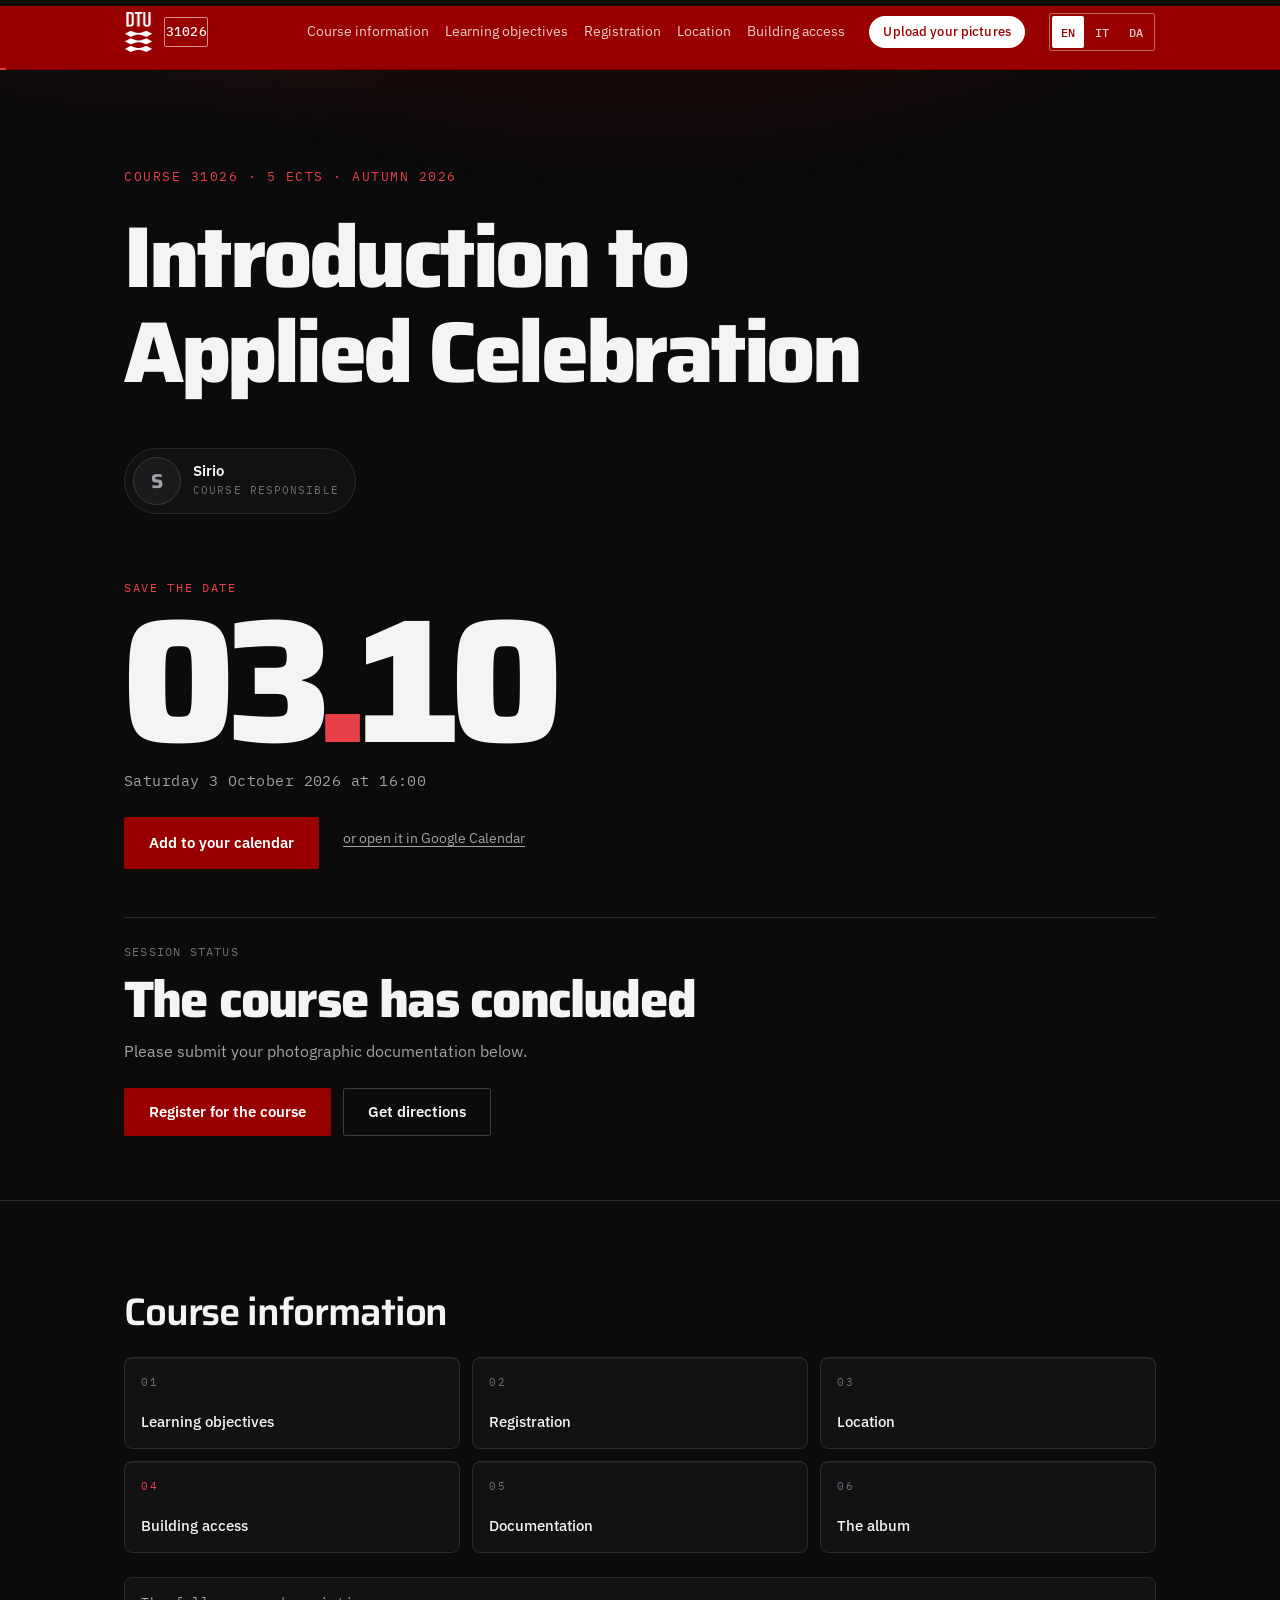
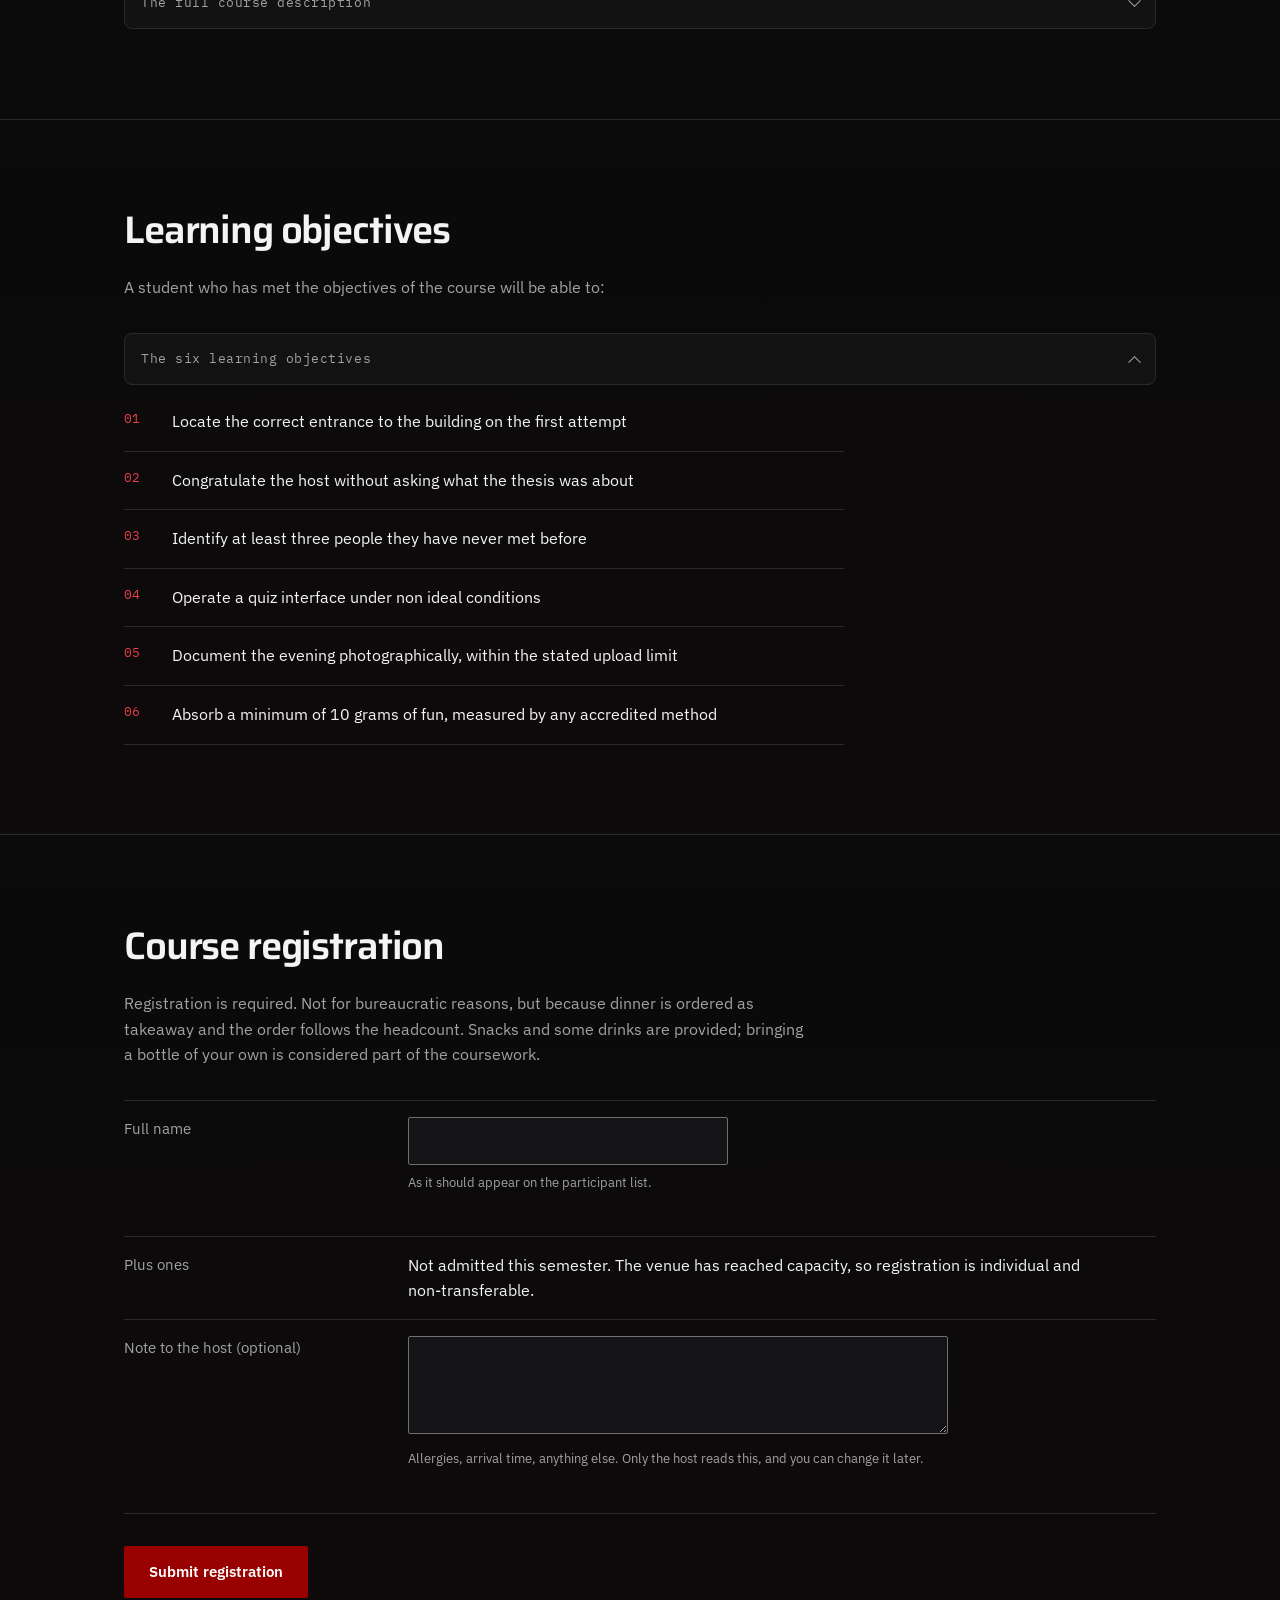
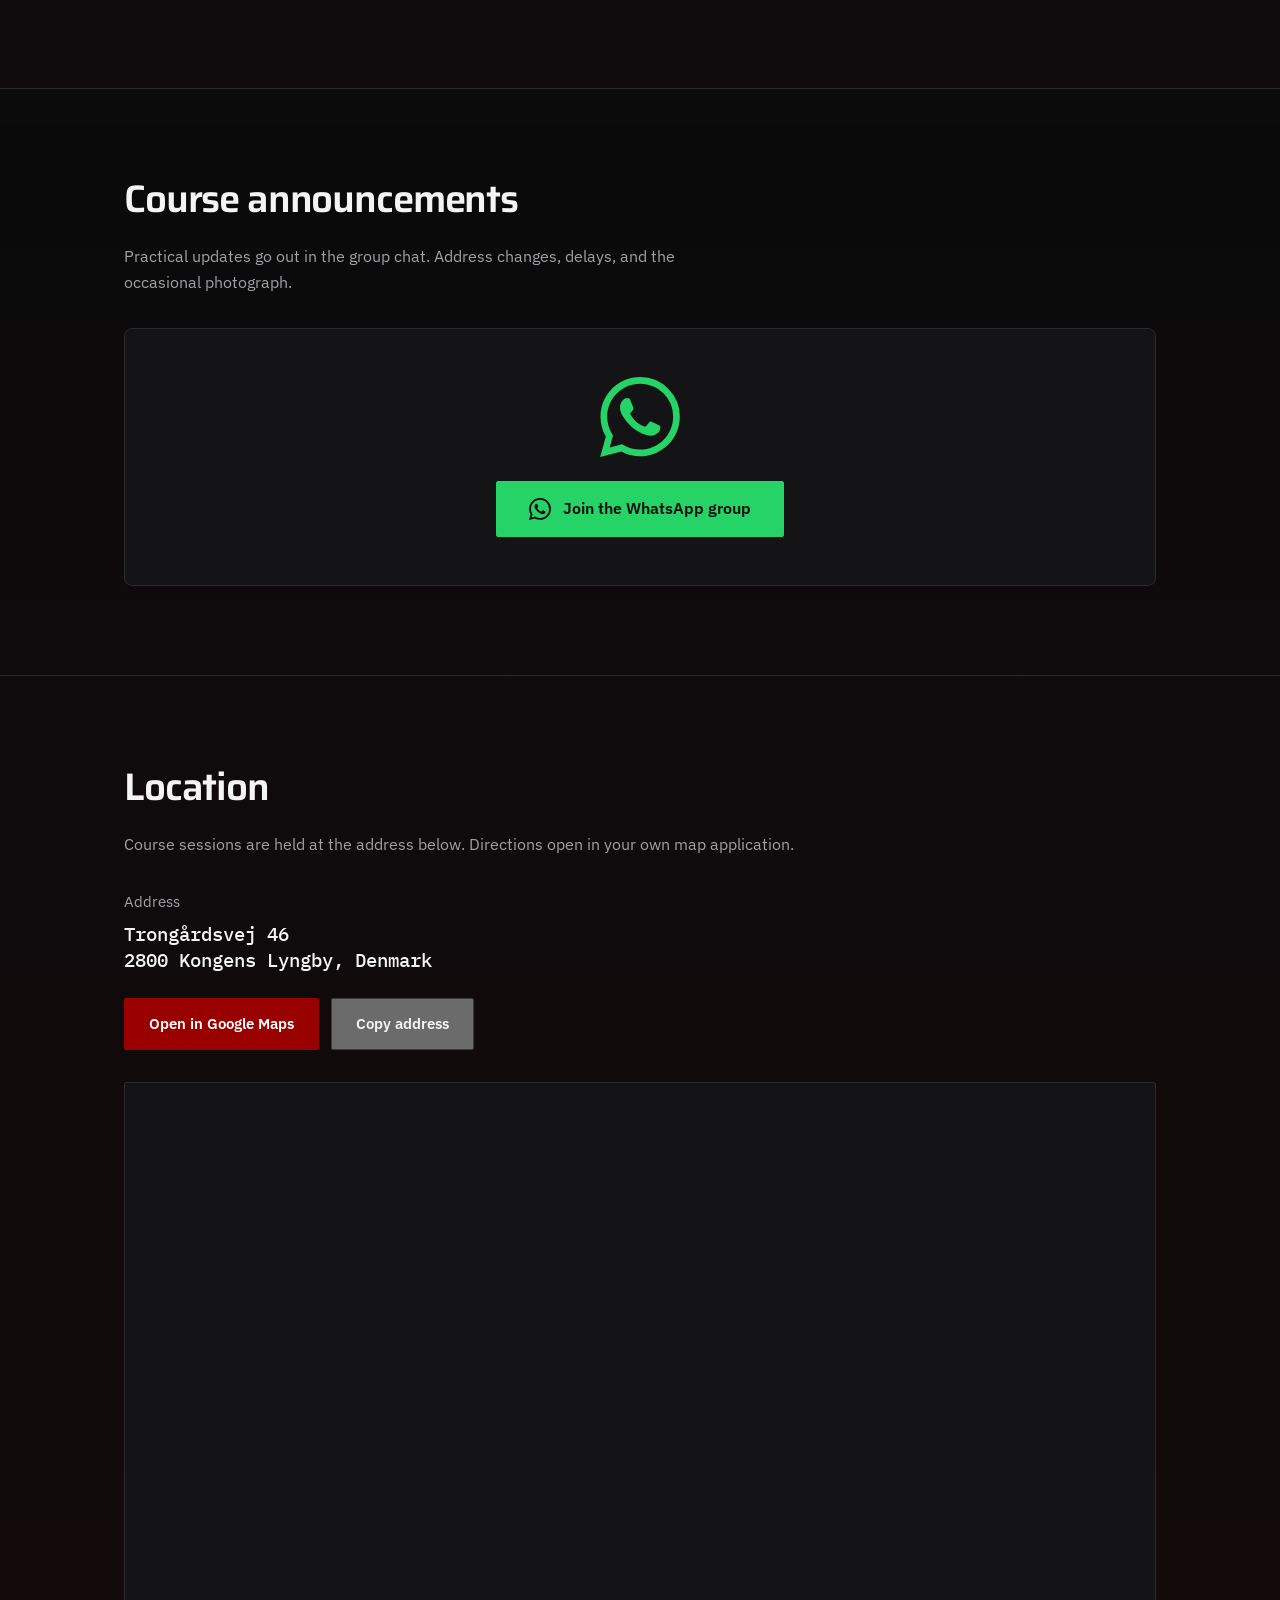
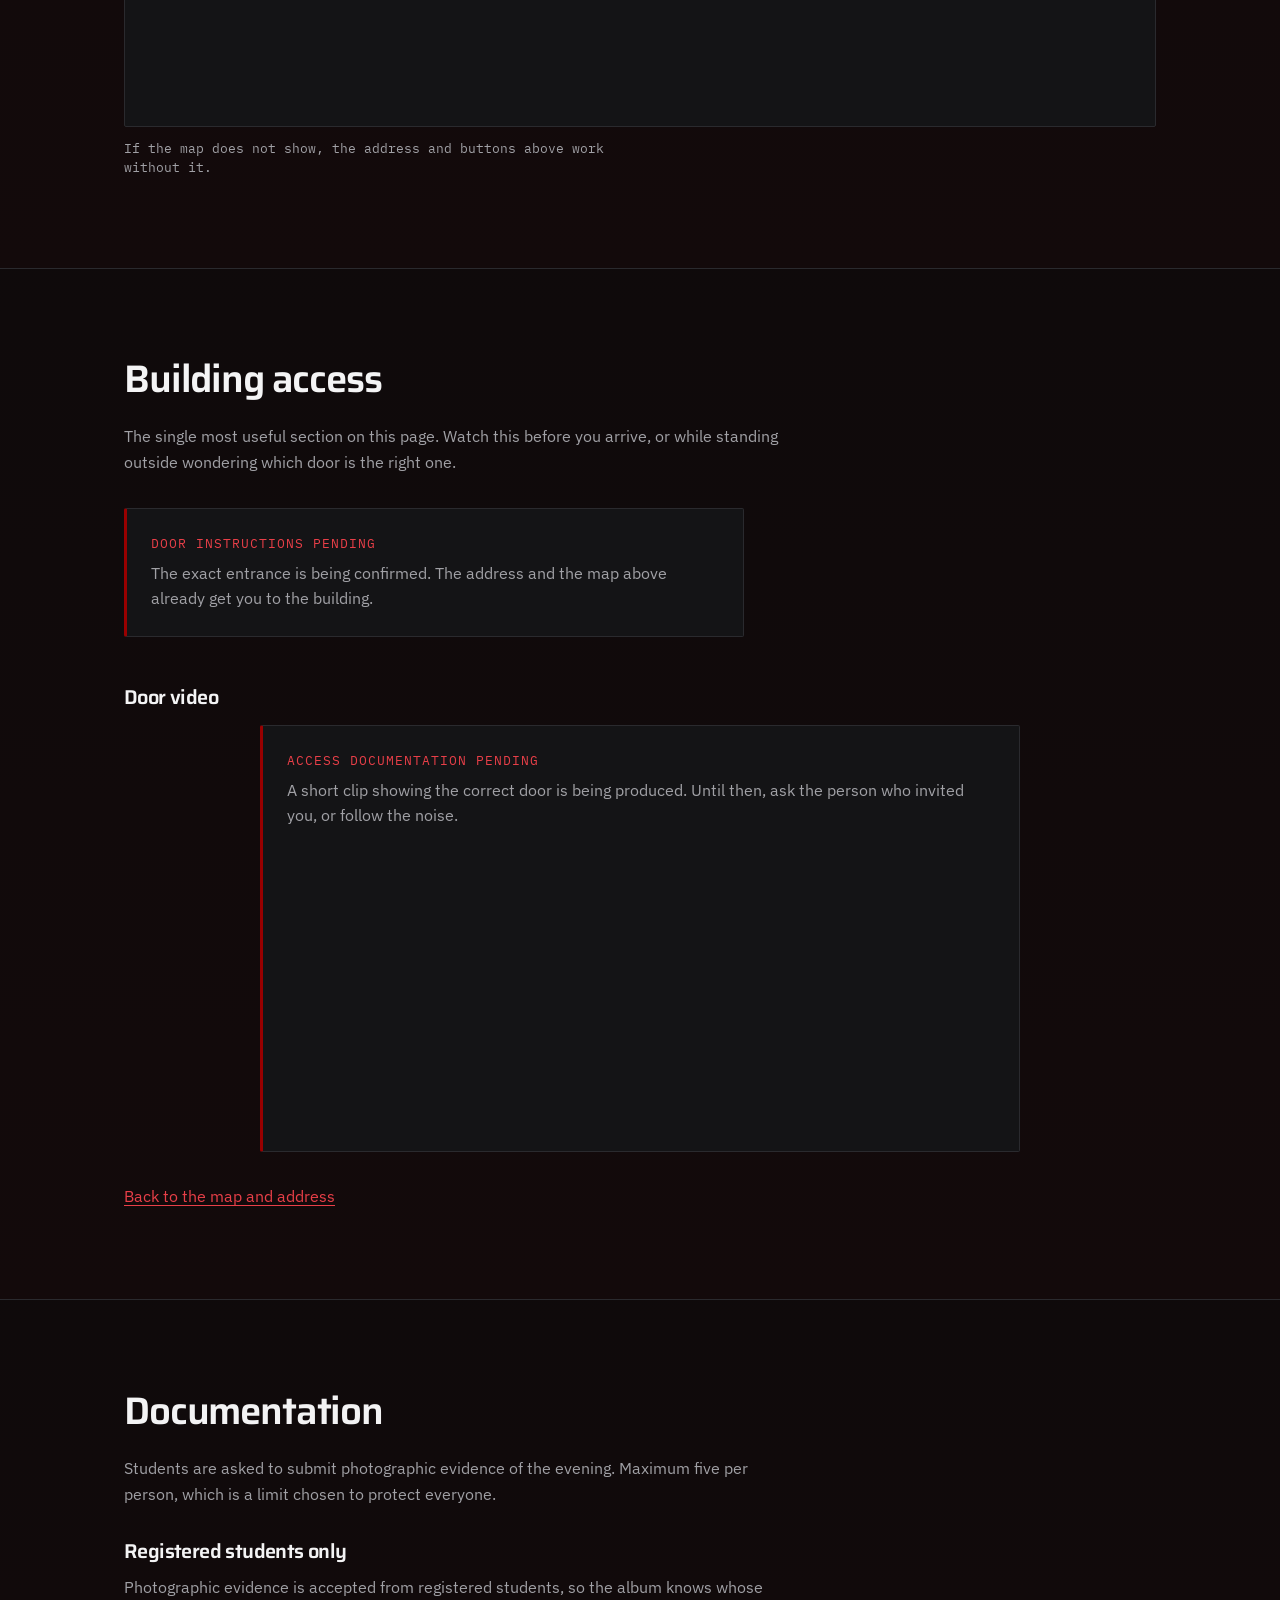
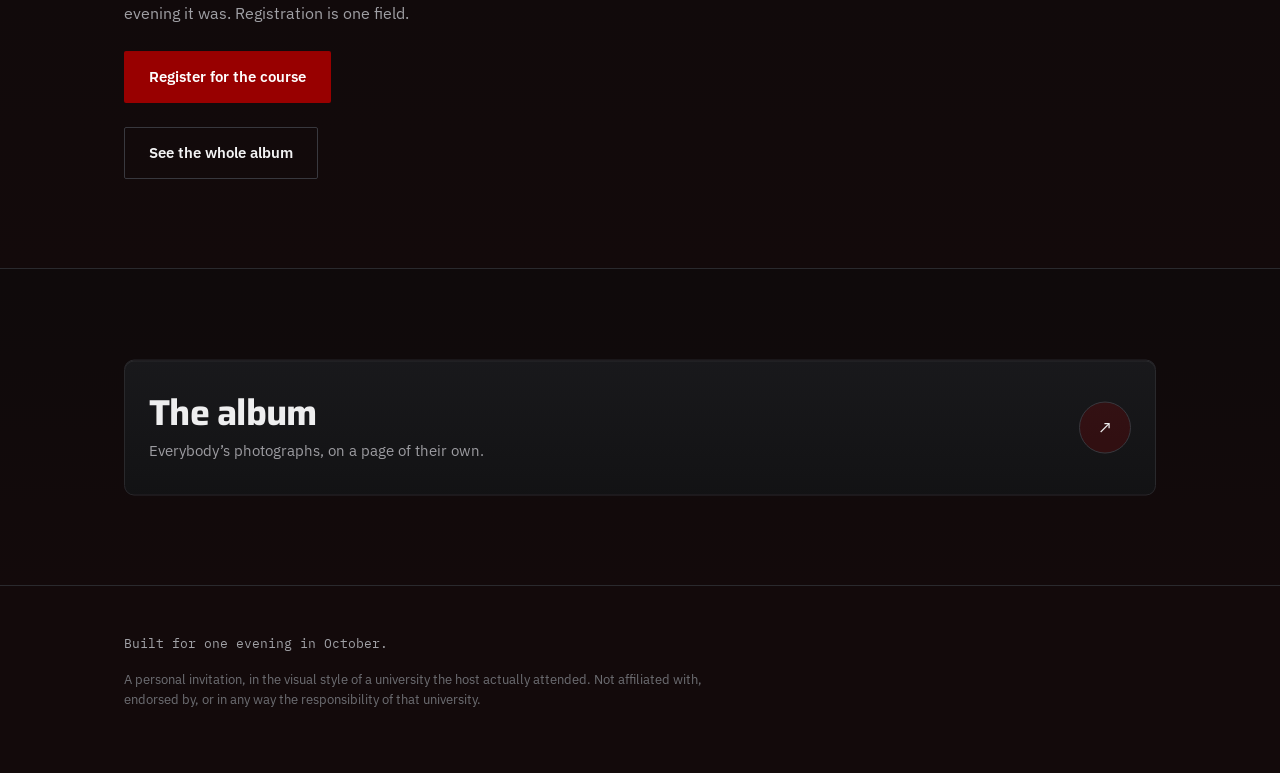
<file: index.html>
<!doctype html>
<html lang="en" data-lang="en">
<head>
<meta charset="utf-8">
<meta name="viewport" content="width=device-width, initial-scale=1, viewport-fit=cover">

<title data-i18n="meta.title">31026 Introduction to Applied Celebration: Sirio&rsquo;s Master&rsquo;s Party</title>
<meta name="description" data-i18n="meta.description" data-i18n-attr="content"
      content="Course 31026, 5 ECTS. One evening minimum. Attendance is not mandatory but is strongly expected.">
<meta name="theme-color" content="#0B0B0C">
<meta name="color-scheme" content="dark">

<!-- Link preview, for when this gets pasted into a chat -->
<meta property="og:type" content="website">
<meta property="og:site_name" content="Course 31026">
<meta property="og:title" data-i18n="meta.title" data-i18n-attr="content"
      content="31026 Introduction to Applied Celebration: Sirio&rsquo;s Master&rsquo;s Party">
<meta property="og:description" data-i18n="meta.description" data-i18n-attr="content"
      content="Course 31026, 5 ECTS. One evening minimum. Attendance is not mandatory but is strongly expected.">
<meta property="og:url" content="https://sirsirio.github.io/thesis-defended-liver-pending/">
<meta property="og:image" content="https://sirsirio.github.io/thesis-defended-liver-pending/assets/og-image.png?v=2">
<meta property="og:image:width" content="1200">
<meta property="og:image:height" content="630">
<meta name="twitter:card" content="summary_large_image">

<link rel="icon" href="assets/favicon.svg?v=33" type="image/svg+xml">
<link rel="apple-touch-icon" href="assets/favicon.svg?v=33">

<link rel="preconnect" href="https://fonts.googleapis.com">
<link rel="preconnect" href="https://fonts.gstatic.com" crossorigin>
<link rel="stylesheet"
      href="https://fonts.googleapis.com/css2?family=Saira:wght@500;600;800&family=IBM+Plex+Sans:wght@400;500;600&family=IBM+Plex+Mono:wght@400;500&display=swap">
<link rel="stylesheet" href="styles.css?v=33">
</head>

<body>

<a class="skip-link" href="#main" data-i18n="nav.skip">Skip to main content</a>

<!-- The room the page is lit by. Three soft red masses behind everything, at
     z-index -1 so they sit above the page background and below every word on
     it. Invisible for the first five seconds because their opacity is --glass,
     which is 0 until the page wakes up: a DTU course page does not have mood
     lighting.

     motion.js drifts the first two and walks the third toward wherever the
     guest last touched the screen. Without motion.js they simply sit there,
     which still looks like lighting and costs nothing.

     Not a canvas and no blur filter. Three radial gradients with soft colour
     stops are already blurred by definition, and moving them is a composited
     transform, which is the only version of this a phone can afford. -->
<div class="aura" aria-hidden="true">
  <span class="aura__a"></span>
  <span class="aura__b"></span>
  <span class="aura__touch" id="aura-touch"></span>
</div>

<!-- =====================================================================
     ZONE: SOBER
     Institutional. Restrained. This is where the practical information
     lives, so nothing here is allowed to misbehave.
     ===================================================================== -->

<header class="topbar" data-zone="sober">
  <div class="topbar__inner">

    <a class="mark" href="#top" aria-label="Course 31026, back to top">
      <!-- Official DTU White RGB lockup, unaltered, from designguide.dtu.dk.
           alt is empty on purpose: this link already carries an aria-label, so a
           described image here would announce the same thing twice. -->
      <img class="mark__logo" src="assets/dtu-logo.png?v=33" width="27" height="40"
           alt="" decoding="async">
      <span class="mark__badge" id="course-mark" aria-hidden="true">31026</span>
      <span class="mark__dept" data-i18n="nav.dept">Department of Graduation Studies</span>
    </a>

    <nav class="topnav" aria-label="Sections">
      <a href="#info" data-i18n="nav.info">Course information</a>
      <a href="#objectives" data-i18n="nav.objectives">Learning objectives</a>
      <a href="#enrol" data-i18n="nav.enrol">Registration</a>
      <a href="#location" data-i18n="nav.location">Location</a>
      <a href="#access" class="topnav__key" data-i18n="nav.access">Building access</a>
      <a href="#photos" data-i18n="nav.photos">Documentation</a>
    </nav>

    <!-- The upload call to action. Ships hidden and is flipped by app.js on
         the same gate that opens the Documentation section, admin override
         included, so it can never point at a portal that is shut. It is a
         signpost rather than a door: registration is still checked down in
         the section itself, exactly as before. The two spans are the same
         label at two lengths, swapped by CSS below 900px, because the full
         sentence does not fit a phone bar that already holds four things. -->
    <a class="upload-cta" id="upload-cta" href="#photos" hidden>
      <span class="upload-cta__full" data-i18n="nav.upload">Upload your pictures</span>
      <span class="upload-cta__short" data-i18n="nav.upload.short">Upload</span>
    </a>

    <div class="langswitch" role="group" aria-label="Language">
      <button type="button" data-set-lang="en">EN</button>
      <button type="button" data-set-lang="it">IT</button>
      <button type="button" data-set-lang="da">DA</button>
    </div>

    <!-- Below 900px this replaces the five nav links that used to simply be
         set to display:none, which left the site with exactly one navigation
         item on the device every guest actually uses.

         The accessible name is an attribute written from the copy tables and
         swapped between the open and close strings by wireNav, because a label
         frozen in one language on a trilingual site is unreadable to the guests
         the other two languages exist for, and two bars say nothing out loud. -->
    <button class="navtoggle" id="navtoggle" type="button"
            aria-expanded="false" aria-controls="navmenu"
            data-i18n="nav.menu.open" data-i18n-attr="aria-label">
      <span class="navtoggle__bars" aria-hidden="true"><span></span><span></span></span>
    </button>

  </div>

  <!-- Scroll progress. Painted by motion.js and sitting at scaleX(0) until it
       is, so a page without that file simply has a hairline of nothing here.
       aria-hidden because it duplicates no information a screen reader is
       missing: it says how far down a document you are, which is a thing a
       screen reader already reports. -->
  <div class="scrollrule" id="scrollrule" aria-hidden="true"><span></span></div>
</header>

<!-- Deliberately a sibling of the header rather than a child of it. .topbar
     carries backdrop-filter, and a filtered element becomes the containing
     block for its fixed position descendants, so a panel nested inside it would
     be trapped in a 64px tall bar instead of covering the viewport.

     Ships with hidden set. wireNav clears the attribute and then sets data-show
     on the next frame, the same two step this file already uses for the toast
     and the nudge bar, so the transition runs from the closed state instead of
     being skipped. -->
<div class="navmenu" id="navmenu" hidden>

  <!-- Tapping away from the sheet closes it, which is what a sheet is expected
       to do. Its own element rather than a handler on the container, so the
       hit area is exactly the dimmed part and never the sheet itself. -->
  <div class="navmenu__scrim" id="navmenu-scrim"></div>

  <!-- A bottom sheet, not a full screen list. Two reasons, and neither is
       fashion. A list of seven links is the long navigation the owner objected
       to, where a grid of seven tiles is one glance. And the sheet rises from
       the bottom, so its contents land in the half of a phone a thumb can
       actually reach, while the button that opened it stays where it was. -->
  <div class="navmenu__sheet" role="dialog" aria-modal="true" aria-labelledby="navmenu-title">
    <span class="navmenu__grip" aria-hidden="true"></span>
    <p class="navmenu__title" id="navmenu-title" data-i18n="nav.index">Course index</p>

    <nav class="navmenu__grid" aria-label="Sections">
      <!-- The moving box. Parked behind the tiles and slid onto whichever
           section the guest is currently looking at, so the index answers
           "where am I" before it is asked "where can I go". Purely decorative,
           so it is hidden from assistive technology; the tile it sits behind
           carries aria-current, which is the part that means something. -->
      <span class="navmenu__spot" id="navmenu-spot" aria-hidden="true"></span>

      <a href="#info"><span class="navmenu__n mono">01</span><span class="navmenu__l" data-i18n="nav.info">Course information</span></a>
      <a href="#objectives"><span class="navmenu__n mono">02</span><span class="navmenu__l" data-i18n="nav.objectives">Learning objectives</span></a>
      <a href="#enrol"><span class="navmenu__n mono">03</span><span class="navmenu__l" data-i18n="nav.enrol">Registration</span></a>
      <a href="#location"><span class="navmenu__n mono">04</span><span class="navmenu__l" data-i18n="nav.location">Location</span></a>
      <!-- Marked key for the same reason it stays in the bar: it is the one a
           guest opens this site to find. -->
      <a href="#access" data-key="1"><span class="navmenu__n mono">05</span><span class="navmenu__l" data-i18n="nav.access">Building access</span></a>
      <a href="#photos"><span class="navmenu__n mono">06</span><span class="navmenu__l" data-i18n="nav.photos">Documentation</span></a>
      <a href="album.html"><span class="navmenu__n mono">07</span><span class="navmenu__l" data-i18n="nav.gallery">The album</span></a>
    </nav>

    <!-- The language switch lives here on a phone rather than in the bar. Logo,
         course badge, Building access, three language buttons and a menu button
         measure about 372px of content inside a 342px viewport, so something had
         to leave. Language is a once per visit decision and Building access is
         the thing a guest taps while standing outside in the dark, so language is
         what moved. -->
    <div class="langswitch navmenu__lang" role="group" aria-label="Language">
      <button type="button" data-set-lang="en">EN</button>
      <button type="button" data-set-lang="it">IT</button>
      <button type="button" data-set-lang="da">DA</button>
    </div>
  </div>
</div>

<main id="main">

  <!-- ---------------------------------------------------------------
       HERO
       Eyebrow, headline, countdown, actions. Four elements, no more.
       --------------------------------------------------------------- -->
  <section class="hero" id="top" data-zone="sober">
    <div class="wrap">

      <p class="eyebrow" data-i18n="hero.eyebrow">Course 31026 · 5 ECTS · Autumn 2026</p>

      <h1 class="hero__title" data-i18n="hero.title">Introduction to Applied Celebration</h1>

      <!-- THE COURSE RESPONSIBLE

           A real DTU course page names one and shows their face, so this one
           does too. It is also the answer to a plainer problem: the host's name
           only appeared inside a fold, on a page that is an invitation from
           him.

           Both the name and the photograph are written by renderSchedule from
           config.course, so neither is hardcoded here. The picture is optional
           and degrades to the initial in a disc, which reads as deliberate
           rather than as a missing image. The disc is aria-hidden because the
           name is sitting directly beside it and a described image would
           announce the same thing twice. -->
      <div class="hostcard">
        <span class="hostcard__pic" id="hostcard-pic" data-mono="1" aria-hidden="true">S</span>
        <span class="hostcard__text">
          <span class="hostcard__name" id="hostcard-name">Sirio</span>
          <span class="hostcard__role" data-i18n="hero.host.role">Course responsible</span>
        </span>
      </div>

      <!-- SAVE THE DATE
           The largest thing on the page, and that ranking is deliberate. The
           date is what the guest has to act on. The countdown below only says
           how long they have left to act on it, which is a smaller job, so it
           gets smaller type.

           Every value in here is written by renderSaveDate() from
           config.startsAt through Intl pinned to Europe/Copenhagen, the same
           zone formatDate and calendarDaysUntil already pin. Nothing about the
           date is hardcoded here or in copy.js, so changing one line of config
           moves the big number, the sentence under it, the .ics file and the
           Google Calendar link together, and the weekday comes out correct in
           all three languages without anyone translating it.

           The big number is aria-hidden because the line under it says the same
           thing in words. A screen reader announcing "03.10" reads it as two
           numbers and tells the guest nothing. -->
      <div class="savedate" id="savedate">
        <p class="savedate__eyebrow" data-i18n="savedate.eyebrow">Save the date</p>
        <p class="savedate__num" id="savedate-num" aria-hidden="true"></p>
        <p class="savedate__full" id="savedate-full"></p>
        <div class="savedate__act">
          <button class="btn btn--primary savedate__cta" id="savedate-add" type="button"
                  data-i18n="savedate.cta">Add to your calendar</button>
          <a class="savedate__alt" id="savedate-gcal" href="#" target="_blank" rel="noopener"
             data-i18n="savedate.google">or open it in Google Calendar</a>
        </div>
      </div>

      <!-- Countdown. Three states, switched automatically by the clock. -->
      <div class="countdown" id="countdown" data-state="before">

        <p class="countdown__label" data-i18n="countdown.label">Time until first session</p>

        <div class="countdown__clock" role="timer" aria-live="off">
          <div class="unit"><span class="unit__n" id="cd-d">00</span><span class="unit__l" data-i18n="countdown.days">days</span></div>
          <span class="unit__sep" aria-hidden="true">:</span>
          <div class="unit"><span class="unit__n" id="cd-h">00</span><span class="unit__l" data-i18n="countdown.hours">hours</span></div>
          <span class="unit__sep" aria-hidden="true">:</span>
          <div class="unit"><span class="unit__n" id="cd-m">00</span><span class="unit__l" data-i18n="countdown.minutes">minutes</span></div>
          <span class="unit__sep" aria-hidden="true">:</span>
          <div class="unit"><span class="unit__n" id="cd-s">00</span><span class="unit__l" data-i18n="countdown.seconds">seconds</span></div>
        </div>

        <p class="countdown__status" id="cd-status" hidden></p>
        <p class="countdown__note" id="cd-note" hidden></p>

        <!-- Screen readers get a calm summary instead of a per second barrage -->
        <p class="sr-only" id="cd-sr" aria-live="polite"></p>
      </div>

      <!-- Enrolling is the primary action. Finding the door is the one people
           come back for, so it stays visible next to it. -->
      <div class="hero__actions">
        <a class="btn btn--primary" href="#enrol" data-i18n="hero.cta.enrol">Register for the course</a>
        <a class="btn btn--ghost" href="#access" data-i18n="hero.cta.access">Get directions</a>
      </div>

      <p class="hero__deadline" id="hero-deadline" hidden></p>

    </div>
  </section>

  <!-- ---------------------------------------------------------------
       COURSE FACTS
       The centrepiece of the parody. Straight face, absurd content.
       --------------------------------------------------------------- -->
  <section class="section" id="info" data-zone="sober">
    <div class="wrap">
      <h2 class="section__h" data-i18n="facts.heading">Course information</h2>

      <!-- THE COURSE INDEX, in the page rather than only in the bottom sheet.

           This position used to hold four fact rows: scheduled, location,
           registration and deadline. They have not been deleted, they have
           moved into the fold below, which now carries the whole course
           description in one place instead of the useful half being out and
           the funny half being folded.

           What replaces them is the thing a guest arriving at the top of the
           page actually needs. The date is directly above this and it is the
           largest thing on the site; once somebody has read it, the only
           remaining question is where to go next, and six tiles answer that in
           one glance where a table of values does not answer it at all.

           Plain anchors to real fragments, so every one of them works with the
           script dead, opens in a new tab on a modified click, and is already
           in the tab order. Nothing here needed inventing: the bottom sheet has
           carried the same seven destinations since it was built, and this is
           that list, in the page, minus the section it is standing in. -->
      <nav class="navdeck" aria-label="Course sections">
        <a class="navdeck__t" href="#objectives">
          <span class="navdeck__n mono">01</span>
          <span class="navdeck__l" data-i18n="nav.objectives">Learning objectives</span>
        </a>
        <a class="navdeck__t" href="#enrol">
          <span class="navdeck__n mono">02</span>
          <span class="navdeck__l" data-i18n="nav.enrol">Registration</span>
        </a>
        <a class="navdeck__t" href="#location">
          <span class="navdeck__n mono">03</span>
          <span class="navdeck__l" data-i18n="nav.location">Location</span>
        </a>
        <!-- The one a guest standing outside a building in the dark needs, so
             it is marked and it is never the tile that gets cut. -->
        <a class="navdeck__t navdeck__t--key" href="#access">
          <span class="navdeck__n mono">04</span>
          <span class="navdeck__l" data-i18n="nav.access">Building access</span>
        </a>
        <a class="navdeck__t" href="#photos">
          <span class="navdeck__n mono">05</span>
          <span class="navdeck__l" data-i18n="nav.photos">Documentation</span>
        </a>
        <a class="navdeck__t" href="album.html">
          <span class="navdeck__n mono">06</span>
          <span class="navdeck__l" data-i18n="nav.gallery">The album</span>
        </a>
      </nav>

      <!-- A native details, not a scripted accordion. It opens with no
           JavaScript at all, it is in the tab order for free, a screen reader
           already knows what it is, and browser find-in-page opens it to show
           a match. Nothing here needed inventing. -->
      <details class="fold">
        <summary class="fold__sum">
          <span data-i18n="facts.more">The rest of the course description</span>
          <span class="fold__chev" aria-hidden="true"></span>
        </summary>
        <div class="fold__body">
          <dl class="facts">
            <!-- The four rows that used to stand above the fold. They answer
                 when, where, must I do anything, and by when. Every id travels
                 with its row, so renderSchedule keeps writing to the same nodes
                 it always did and the deadline, the schedule and the address
                 still arrive from config. -->
            <div class="facts__row">
              <dt data-i18n="facts.schedule">Scheduled</dt>
              <dd class="mono" id="fact-schedule">3 October 2026, 16:00</dd>
            </div>
            <div class="facts__row">
              <dt data-i18n="facts.location">Location</dt>
              <dd id="fact-location" data-i18n="facts.location.tbd">To be announced</dd>
            </div>
            <div class="facts__row">
              <dt data-i18n="facts.registration">Registration</dt>
              <dd>
                <span data-i18n="facts.registration.value">Required. Places are limited by the size of the room.</span>
                <a class="inline-link" href="#enrol" data-i18n="facts.registration.link">Register here</a>
              </dd>
            </div>
            <div class="facts__row">
              <dt data-i18n="facts.deadline">Registration deadline</dt>
              <dd class="mono" id="fact-deadline">26 September 2026</dd>
            </div>
            <div class="facts__row">
              <dt data-i18n="facts.number">Course number</dt>
              <dd class="mono" id="fact-number">31026</dd>
            </div>
            <div class="facts__row">
              <dt data-i18n="facts.ects">Points (ECTS)</dt>
              <dd data-i18n="facts.ects.value">5 (not transferable)</dd>
            </div>
            <div class="facts__row">
              <dt data-i18n="facts.type">Course type</dt>
              <dd data-i18n="facts.type.value">MSc, mandatory</dd>
            </div>
            <div class="facts__row">
              <dt data-i18n="facts.language">Language of instruction</dt>
              <dd data-i18n="facts.language.value">Italian, English and Danish</dd>
            </div>
            <div class="facts__row">
              <dt data-i18n="facts.duration">Duration</dt>
              <dd data-i18n="facts.duration.value">One evening (minimum)</dd>
            </div>
            <div class="facts__row">
              <dt data-i18n="facts.prereq">Prerequisites</dt>
              <dd data-i18n="facts.prereq.value">None. Attendance at the actual defence was not required either.</dd>
            </div>
            <div class="facts__row">
              <dt data-i18n="facts.exam">Form of examination</dt>
              <dd data-i18n="facts.exam.value">Continuous assessment, conducted informally</dd>
            </div>
            <div class="facts__row">
              <dt data-i18n="facts.responsible">Responsible</dt>
              <dd id="fact-host">Sirio</dd>
            </div>
          </dl>
        </div>
      </details>
    </div>
  </section>

  <!-- =================================================================
       ZONE: SLIPPING
       Still institutional, but the composure starts to go.
       ================================================================= -->

  <section class="section" id="objectives" data-zone="slipping">
    <div class="wrap">
      <h2 class="section__h" data-i18n="obj.heading">Learning objectives</h2>
      <p class="section__lede" data-i18n="obj.intro">A student who has met the objectives of the course will be able to:</p>

      <!-- Ships open, and app.js closes it below 901px. That direction is
           deliberate: a phone gets the fold, a desktop gets the list, and a
           browser where the script never ran gets the list too, which is the
           behaviour this section had before. Failing open is the right way for
           a disclosure to fail. -->
      <details class="fold fold--obj" id="obj-fold" open>
        <summary class="fold__sum">
          <span data-i18n="obj.more">The six learning objectives</span>
          <span class="fold__chev" aria-hidden="true"></span>
        </summary>
        <div class="fold__body">
          <ul class="objectives">
            <li data-i18n="obj.1">Locate the correct entrance to the building on the first attempt</li>
            <li data-i18n="obj.2">Congratulate the host without asking what the thesis was about</li>
            <li data-i18n="obj.3">Identify at least three people they have never met before</li>
            <li data-i18n="obj.4">Operate a quiz interface under non ideal conditions</li>
            <li data-i18n="obj.5">Document the evening photographically, within the stated upload limit</li>
            <li data-i18n="obj.6">Absorb a minimum of 10 grams of fun, measured by any accredited method</li>
          </ul>
        </div>
      </details>
    </div>
  </section>

  <!-- =================================================================
       ZONE: UNHINGED
       Phase 2 fills location and access. Phase 3 fills documentation.
       Placeholders here read as deliberate, not as unfinished work.
       ================================================================= -->

  <section class="section" id="enrol" data-zone="slipping">
    <div class="wrap">
      <h2 class="section__h" data-i18n="enrol.heading">Course registration</h2>
      <p class="section__lede" data-i18n="enrol.lede">Registration is required. Not for bureaucratic reasons, but because dinner is ordered as takeaway and the order follows the headcount. Snacks and some drinks are provided; bringing a bottle of your own is considered part of the coursework.</p>
      <div id="enrol-body">
        <div class="pending">
          <p class="pending__t" data-i18n="enrol.pending.title">Registration opens shortly</p>
          <p class="pending__b" data-i18n="enrol.pending.body">The registration system is being set up. Come back in a few days, or tell the host directly in the meantime.</p>
        </div>
      </div>

      <!-- The head count and the class list mount here, and the position is the
           decision. Below the body, never above it: the block arrives after an
           async fetch, and above the form it would push the submit button down
           mid interaction on exactly the connection this section is written for.
           Below it, the page grows downward into empty space and can move
           nothing the guest is currently touching.

           Empty on purpose. Below the configured threshold, or on a failed
           fetch, nothing is ever put in here. -->
      <div id="enrol-proof"></div>
    </div>
  </section>

  <!-- Course announcements, and the second half of the registration act. It
       ships with the hidden attribute set, which is the shipping state rather
       than an edge case: the invite link in config.js is null, so the renderer
       leaves the attribute exactly where it is and builds nothing at all.
       Nothing flashes, nothing shifts, and the page order below here does not
       change at all until the owner supplies a link.

       The body div is empty rather than holding a pending block. Absent is not
       the same as pending: there is nothing being prepared here, only a config
       value that does not exist yet.

       No entry is added to the bar at the top of the page for this section. That
       bar already wraps at desktop and had to be tightened by a whole spacing
       step to fit six items one phase ago, and a seventh would reopen a defect
       that was closed. -->
  <section class="section" id="wa" data-zone="slipping" hidden>
    <div class="wrap">
      <h2 class="section__h" data-i18n="wa.heading">Course announcements</h2>
      <p class="section__lede" data-i18n="wa.body">Practical updates go out in the group chat. Address changes, delays, and the occasional photograph.</p>
      <div id="wa-body"></div>

      <!-- The WhatsApp mark, kept in markup rather than built in script.
           app.js may not assign innerHTML and may not construct SVG by hand
           without becoming unreadable, so the glyph lives here once and both
           call sites clone it. A template's contents are inert: never rendered,
           never focusable, and invisible to the [data-i18n] sweep.

           The path is the official brand mark and is deliberately the only
           third party logo in this project. aria-hidden because the button it
           sits inside already says "Join the WhatsApp group" in words; a screen
           reader announcing the logo as well would say the name twice. -->
      <template id="wa-glyph">
        <svg class="wa-glyph" viewBox="0 0 24 24" aria-hidden="true" focusable="false"><path d="M17.472 14.382c-.297-.149-1.758-.867-2.03-.967-.273-.099-.471-.148-.67.15-.197.297-.767.966-.94 1.164-.173.199-.347.223-.644.075-.297-.15-1.255-.463-2.39-1.475-.883-.788-1.48-1.761-1.653-2.059-.173-.297-.018-.458.13-.606.134-.133.298-.347.446-.52.149-.174.198-.298.298-.497.099-.198.05-.371-.025-.52-.075-.149-.669-1.612-.916-2.207-.242-.579-.487-.5-.669-.51-.173-.008-.371-.01-.57-.01-.198 0-.52.074-.792.372-.272.297-1.04 1.016-1.04 2.479 0 1.462 1.065 2.875 1.213 3.074.149.198 2.096 3.2 5.077 4.487.709.306 1.262.489 1.694.625.712.227 1.36.195 1.871.118.571-.085 1.758-.719 2.006-1.413.248-.694.248-1.289.173-1.413-.074-.124-.272-.198-.57-.347m-5.421 7.403h-.004a9.87 9.87 0 01-5.031-1.378l-.361-.214-3.741.982.998-3.648-.235-.374a9.86 9.86 0 01-1.51-5.26c.001-5.45 4.436-9.884 9.888-9.884 2.64 0 5.122 1.03 6.988 2.898a9.825 9.825 0 012.893 6.994c-.003 5.45-4.437 9.884-9.885 9.884m8.413-18.297A11.815 11.815 0 0012.05 0C5.495 0 .16 5.335.157 11.892c0 2.096.547 4.142 1.588 5.945L.057 24l6.305-1.654a11.882 11.882 0 005.683 1.448h.005c6.554 0 11.89-5.335 11.893-11.893a11.821 11.821 0 00-3.48-8.413z"/></svg>
      </template>
    </div>
  </section>

  <!-- The minus one tab index below, and its twin on the access section, make
       these two sections focusable without putting them in the tab order. A
       jump from the hero, the top bar or the back link then moves focus onto
       the section it lands on rather than only the viewport. Without it a
       keyboard guest arrives looking at the right place while their next Tab
       continues from the top of the page. The count of the attribute is a
       gate, so do not spell it out in a comment: exactly two occurrences of it
       may exist in this file. -->
  <section class="section" id="location" data-zone="unhinged" tabindex="-1">
    <div class="wrap">
      <h2 class="section__h" data-i18n="loc.heading">Location</h2>
      <p class="section__lede" data-i18n="loc.lede">Course sessions are held at the address below. Directions open in your own map application.</p>
      <div id="location-body">
        <div class="pending">
          <p class="pending__t" data-i18n="loc.pending.title">Venue under confirmation</p>
          <p class="pending__b" data-i18n="loc.pending.body">The room booking is still being negotiated. The address appears here as soon as it is fixed, and this page updates itself.</p>
        </div>
      </div>
    </div>
  </section>

  <section class="section" id="access" data-zone="unhinged" tabindex="-1">
    <div class="wrap">
      <h2 class="section__h" data-i18n="access.heading">Building access</h2>
      <p class="section__lede" data-i18n="access.lede">The single most useful section on this page. Watch this before you arrive, or while standing outside wondering which door is the right one.</p>
      <div id="access-body">
        <div class="pending">
          <p class="pending__t" data-i18n="access.pending.title">Access documentation pending</p>
          <p class="pending__b" data-i18n="access.pending.body">A short clip showing the correct door is being produced. Until then, ask the person who invited you, or follow the noise.</p>
        </div>
      </div>
    </div>
  </section>

  <section class="section" id="photos" data-zone="unhinged">
    <div class="wrap">
      <h2 class="section__h" data-i18n="photos.heading">Documentation</h2>
      <p class="section__lede" data-i18n="photos.lede">Students are asked to submit photographic evidence of the evening. Maximum five per person, which is a limit chosen to protect everyone.</p>
      <div id="photos-body">
        <div class="pending">
          <p class="pending__t" data-i18n="photos.pending.title">Submission portal opens later</p>
          <p class="pending__b" data-i18n="photos.pending.body">Uploads open closer to the date. Nothing is required from you now.</p>
        </div>
      </div>
    </div>
  </section>

  <!-- THE WAY TO THE ALBUM

       The album used to be a section on this page, directly under the
       uploader. It is a page of its own now (album.html), and the separation
       is the point rather than a side effect of tidying.

       Two different intentions were sharing one screen. Submitting is a task:
       it has a control, a limit, a transcript and a guest's own five frames.
       Looking at everybody's photographs is not a task at all, it is the thing
       people will actually do on the night and the week after, and it wants
       the whole screen with nothing else competing for it.

       So this is a door, not a gallery. It states what is behind it and goes
       there. Nothing is fetched to draw it, which is what lets it stand at
       full strength on a page whose album may be empty, unreachable, or
       hundreds of photographs long. -->
  <section class="section" id="gallery" data-zone="unhinged">
    <div class="wrap">
      <a class="aportal" href="album.html">
        <span class="aportal__text">
          <span class="aportal__t" data-i18n="gallery.portal.t">The album</span>
          <span class="aportal__b" data-i18n="gallery.portal.b">Everybody&rsquo;s photographs, on a page of their own.</span>
        </span>
        <span class="aportal__go" aria-hidden="true">&#8599;</span>
      </a>
    </div>
  </section>

</main>

<!-- =====================================================================
     ZONE: COLLAPSED
     ===================================================================== -->

<footer class="footer" data-zone="collapsed">
  <div class="wrap">
    <p class="footer__built" data-i18n="footer.built">Built for one evening in October.</p>
    <p class="footer__disclaimer" data-i18n="footer.disclaimer">A personal invitation, in the visual style of a university the host actually attended. Not affiliated with, endorsed by, or in any way the responsibility of that university.</p>
  </div>
</footer>

<!-- Nudge bar. Two states: not enrolled shows enroll, enrolled shows the group.
     Live from phase 3, because the enrollment form it points at now exists.

     The close button's accessible name is set as an attribute from the copy
     tables, not written here. A screen reader label frozen in one language on a
     trilingual site is unreadable to the guests the other two languages exist
     for, and the glyph itself says nothing. -->
<div class="nudge" id="nudge" data-state="none" hidden>
  <div class="nudge__inner">
    <p class="nudge__text" id="nudge-text"></p>
    <a class="btn btn--primary nudge__cta" id="nudge-cta" href="#enrol"></a>
    <button class="nudge__close" id="nudge-close" type="button"
            data-i18n="nudge.dismiss" data-i18n-attr="aria-label">&times;</button>
  </div>
</div>

<div class="toast" id="toast" role="status" aria-live="polite" hidden></div>

<!-- Versioned on purpose. Pages serves these with Cache-Control: max-age=600 and no
     query, so without the ?v the documented "change one line on the night" escape
     hatch does not reach a phone for up to ten minutes. Bump the number on any
     deploy that has to land immediately. -->
<!-- GSAP is vendored rather than pulled from a CDN. The guest this site is
     written for is outdoors on a weak signal, and a third party origin that
     fails at 22:00 on 3 October is a failure mode with no upside.

     Deferred, all three, so they execute after the scripts below have already
     built the page and cannot hold up first paint of the practical
     information. motion.js checks for window.gsap and returns if it is not
     there, so a 404 on either of the first two costs the page nothing. -->
<script defer src="assets/vendor/gsap.min.js?v=33"></script>
<script defer src="assets/vendor/ScrollTrigger.min.js?v=33"></script>
<script defer src="motion.js?v=33"></script>

<script src="config.js?v=33"></script>
<script src="copy.js?v=33"></script>
<script src="app.js?v=33"></script>
</body>
</html>
</file>
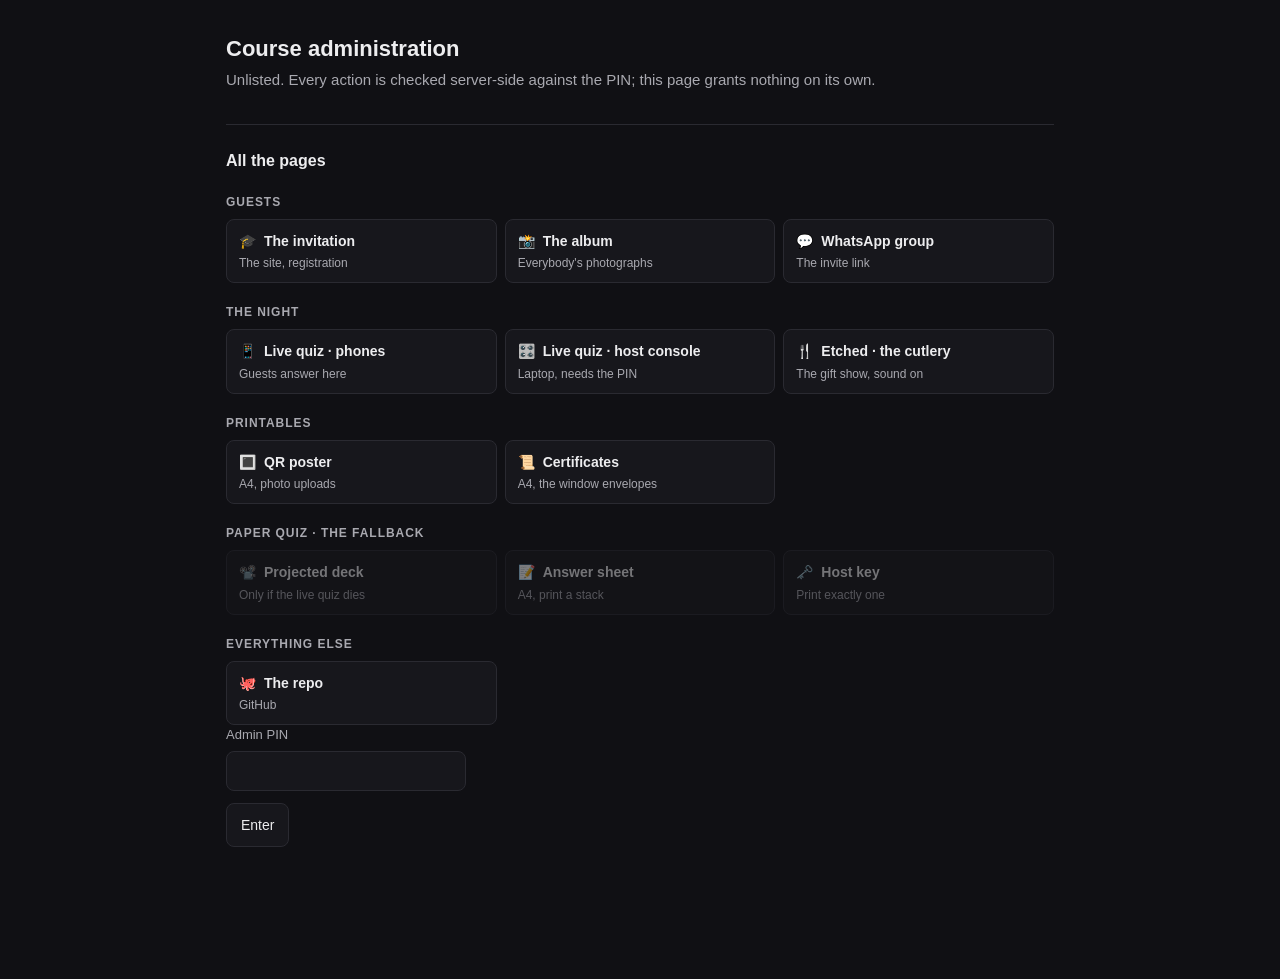
<file: admin.html>
<!doctype html>
<html lang="en">
<head>
<meta charset="utf-8">
<meta name="viewport" content="width=device-width, initial-scale=1">
<meta name="robots" content="noindex, nofollow">
<title>31026 · Course administration</title>
<link rel="icon" href="assets/favicon.svg?v=33" type="image/svg+xml">
<!--
  THE OWNER'S PAGE. Unlisted, linked from nothing, English only, and it
  deliberately does not load styles.css: an admin tool that a redesign can
  break is a tool that fails on the night it is needed.

  It grants nothing on its own. Every action posts the PIN to a security
  definer function that checks it server side (supabase/schema.sql section
  13), so holding this page's source, or this URL, gives an attacker nothing
  but a slow oracle against sixteen random hex characters.
-->
<style>
  :root {
    --bg: #101014; --surface: #17171C; --line: #2A2A31;
    --ink: #EDEDEF; --dim: #A9A9B0; --red: #E83F48; --green: #58C08A;
  }
  * { box-sizing: border-box; }
  body { margin: 0; background: var(--bg); color: var(--ink);
         font: 15px/1.5 -apple-system, "Segoe UI", Roboto, Helvetica, Arial, sans-serif; }
  main { max-width: 860px; margin: 0 auto; padding: 24px 16px 80px; }
  h1 { font-size: 22px; margin: 8px 0 4px; }
  h2 { font-size: 16px; margin: 32px 0 8px; border-top: 1px solid var(--line); padding-top: 24px; }
  .lede { color: var(--dim); margin: 0 0 24px; }
  label { display: block; color: var(--dim); font-size: 13px; margin-bottom: 6px; }
  input[type=password] { background: var(--surface); border: 1px solid var(--line); color: var(--ink);
          border-radius: 8px; padding: 10px 12px; font-size: 16px; width: 240px; max-width: 100%; }
  button { background: var(--surface); border: 1px solid var(--line); color: var(--ink);
           border-radius: 8px; padding: 10px 14px; font-size: 14px; cursor: pointer; min-height: 44px; }
  button:hover { border-color: var(--dim); }
  button[data-armed="1"] { border-color: var(--red); color: var(--red); }
  button[data-on="1"] { border-color: var(--green); color: var(--green); }
  .row { display: flex; gap: 8px; flex-wrap: wrap; margin: 12px 0; }
  .msg { min-height: 22px; color: var(--dim); }
  .msg[data-bad="1"] { color: var(--red); }
  .state { font-weight: 600; }
  .state[data-v="open"] { color: var(--green); }
  .state[data-v="closed"] { color: var(--red); }
  #grid { display: grid; grid-template-columns: repeat(auto-fill, minmax(150px, 1fr)); gap: 10px; margin-top: 12px; }
  .tile { background: var(--surface); border: 1px solid var(--line); border-radius: 10px; overflow: hidden; }
  .tile img, .tile video { display: block; width: 100%; height: 120px; object-fit: cover; background: #000; }
  .tile .who { padding: 6px 8px 0; font-size: 12px; color: var(--dim);
               white-space: nowrap; overflow: hidden; text-overflow: ellipsis; }
  .tile button { width: calc(100% - 16px); margin: 6px 8px 8px; min-height: 36px; padding: 6px; font-size: 13px; }
  .quiet { color: var(--dim); font-size: 13px; }
  #logout { border: none; background: none; color: var(--dim); text-decoration: underline; min-height: 0; padding: 0; }
  .person { background: var(--surface); border: 1px solid var(--line); border-radius: 8px; padding: 10px 12px; margin-top: 8px; }
  .person__top { display: flex; align-items: baseline; gap: 8px; flex-wrap: wrap; }
  .person__name { font-weight: 600; }
  .person__meta { color: var(--dim); font-size: 12.5px; }
  .person__note { color: var(--dim); font-size: 13px; margin: 4px 0 0; font-style: italic; }
  .person__acts { display: flex; gap: 8px; margin-top: 8px; }
  .person__acts button { min-height: 36px; padding: 6px 10px; font-size: 13px; }
  .person input[type=text] { background: var(--bg); border: 1px solid var(--line); color: var(--ink); border-radius: 8px; padding: 8px 10px; font-size: 14px; width: 100%; margin-top: 6px; }
  .links-cat { font-size: 12px; font-weight: 600; letter-spacing: 0.08em;
               text-transform: uppercase; color: var(--dim); margin: 20px 0 0; }
  .links { display: grid; grid-template-columns: repeat(auto-fill, minmax(230px, 1fr)); gap: 8px; margin-top: 8px; }
  .links a { display: block; background: var(--surface); border: 1px solid var(--line);
             border-radius: 8px; padding: 10px 12px; min-height: 44px;
             color: var(--ink); text-decoration: none; }
  .links a:hover { border-color: var(--dim); }
  .links a b { font-weight: 600; font-size: 14px; }
  .links a .ico { margin-right: 8px; }
  .links a small { display: block; color: var(--dim); font-size: 12px; margin-top: 2px; }
  /* Pages past their moment stay listed but stop competing for the eye. */
  .links a.dim { opacity: 0.45; }
  .links a.dim:hover { opacity: 0.8; }
</style>
</head>
<body>
<main>
  <h1>Course administration</h1>
  <p class="lede">Unlisted. Every action is checked server&#8209;side against the PIN; this page grants nothing on its own.</p>

  <!-- Every page this project serves, one tap away, ABOVE the gate on
       purpose: these are all public URLs already, so hiding them behind the
       PIN would cost the owner typing on the night and protect nothing.
       Mirrors LINKS.md; the two are maintained together. Each opens in a
       new tab so this panel stays where it is. -->
  <section id="pages">
    <h2>All the pages</h2>

    <h3 class="links-cat">Guests</h3>
    <nav class="links">
      <a href="./" target="_blank" rel="noopener"><b><span class="ico">🎓</span>The invitation</b><small>The site, registration</small></a>
      <a href="album.html" target="_blank" rel="noopener"><b><span class="ico">📸</span>The album</b><small>Everybody's photographs</small></a>
      <a href="https://chat.whatsapp.com/LyLq84bmmfr7r0vHuXV23c" target="_blank" rel="noopener"><b><span class="ico">💬</span>WhatsApp group</b><small>The invite link</small></a>
    </nav>

    <h3 class="links-cat">The night</h3>
    <nav class="links">
      <a href="quiz-live.html" target="_blank" rel="noopener"><b><span class="ico">📱</span>Live quiz · phones</b><small>Guests answer here</small></a>
      <a href="quiz-live-host.html" target="_blank" rel="noopener"><b><span class="ico">🎛️</span>Live quiz · host console</b><small>Laptop, needs the PIN</small></a>
      <a href="etching.html" target="_blank" rel="noopener"><b><span class="ico">🍴</span>Etched · the cutlery</b><small>The gift show, sound on</small></a>
    </nav>

    <h3 class="links-cat">Printables</h3>
    <nav class="links">
      <a href="qr.html" target="_blank" rel="noopener"><b><span class="ico">🔳</span>QR poster</b><small>A4, photo uploads</small></a>
      <a href="certificates.html" target="_blank" rel="noopener"><b><span class="ico">📜</span>Certificates</b><small>A4, the window envelopes</small></a>
    </nav>

    <h3 class="links-cat">Paper quiz · the fallback</h3>
    <nav class="links">
      <a class="dim" href="quiz.html" target="_blank" rel="noopener"><b><span class="ico">📽️</span>Projected deck</b><small>Only if the live quiz dies</small></a>
      <a class="dim" href="quiz-sheet.html" target="_blank" rel="noopener"><b><span class="ico">📝</span>Answer sheet</b><small>A4, print a stack</small></a>
      <a class="dim" href="quiz-sheet.html?key=1" target="_blank" rel="noopener"><b><span class="ico">🗝️</span>Host key</b><small>Print exactly one</small></a>
    </nav>

    <h3 class="links-cat">Everything else</h3>
    <nav class="links">
      <a href="https://github.com/SirSirio/thesis-defended-liver-pending" target="_blank" rel="noopener"><b><span class="ico">🐙</span>The repo</b><small>GitHub</small></a>
    </nav>
  </section>

  <section id="gate">
    <label for="pin">Admin PIN</label>
    <input id="pin" type="password" autocomplete="off" autocapitalize="off" spellcheck="false">
    <div class="row"><button id="pin-go">Enter</button></div>
    <p id="gate-msg" class="msg"></p>
  </section>

  <section id="panel" hidden>
    <h2>Photo uploads</h2>
    <p class="quiet" id="sched"></p>
    <p>Right now the portal is: <span class="state" id="ovr-state">&hellip;</span></p>
    <div class="row">
      <button data-ovr="">Follow the schedule</button>
      <button data-ovr="open">Open now</button>
      <button data-ovr="closed">Close now</button>
    </div>
    <p id="ovr-msg" class="msg"></p>
    <p class="quiet">Guests' open pages notice a change within five minutes; a reload sees it at once.</p>

    <h2>The register</h2>
    <p class="quiet">Names can be corrected and their photographs follow; registrations can be deleted. A deleted guest's phone still shows their receipt, and the next time they touch the form it quietly registers them again.</p>
    <div class="row"><button id="reg-reload">Reload the register</button></div>
    <div id="register"></div>
    <p id="reg-msg" class="msg"></p>

    <h2>The album</h2>
    <p class="quiet">Remove takes two taps and is permanent, for everyone. The guest's own strip on their device will still show the frame until their page reloads.</p>
    <div class="row"><button id="reload">Reload the album</button></div>
    <div id="grid"></div>
    <p id="grid-msg" class="msg"></p>

    <p style="margin-top:40px"><button id="logout">Forget the PIN on this device</button></p>
  </section>
</main>

<script src="config.js?v=33"></script>
<script>
(function () {
  'use strict';

  var CFG = window.PARTY_CONFIG || {};
  var P = CFG.photos || {};
  var URLBASE = P.supabaseUrl || '';
  var KEY = P.supabaseKey || '';

  /* A hand copy of the path contract in app.js and album.js, maintained with
     them. Database supplied strings become URLs here exactly as they do in
     the album, and the same rule applies. */
  var PATH_RE = /^\d{4}-\d{2}-\d{2}\/[0-9a-f]{8}-[0-9a-f]{4}-[0-9a-f]{4}-[0-9a-f]{4}-[0-9a-f]{12}\.(?:jpg|mp4|mov|3gp|webm)$/;

  var pin = null;
  try { pin = window.localStorage.getItem('c03102.admin') || null; } catch (e) { /* private mode */ }

  function $(s) { return document.querySelector(s); }

  function rpc(name, args) {
    return fetch(URLBASE + '/rest/v1/rpc/' + name, {
      method: 'POST',
      headers: { 'apikey': KEY, 'Content-Type': 'application/json' },
      body: JSON.stringify(args)
    }).then(function (r) { return r.json(); }).catch(function () { return null; });
  }

  function readSettings() {
    return fetch(URLBASE + '/rest/v1/settings?select=uploads_override&id=eq.1', {
      headers: { 'apikey': KEY }
    }).then(function (r) { return r.json(); }).catch(function () { return null; });
  }

  function msg(el, text, bad) {
    el.textContent = text || '';
    if (bad) el.setAttribute('data-bad', '1'); else el.removeAttribute('data-bad');
  }

  /* ---- the uploads switch ---- */

  function scheduleWords() {
    var at = P.opensAt;
    if (!at) return 'The schedule says: open immediately (opensAt is null).';
    var t = Date.parse(at);
    if (isNaN(t)) return 'The schedule value could not be parsed; the site treats that as open.';
    var d = new Date(t);
    return 'The schedule opens uploads on ' + d.toLocaleString('en-GB', {
      day: 'numeric', month: 'long', year: 'numeric', hour: '2-digit', minute: '2-digit',
      timeZone: 'Europe/Copenhagen'
    }) + ' (Copenhagen time).';
  }

  function paintOverride(v) {
    var el = $('#ovr-state');
    if (v === 'open') { el.textContent = 'FORCED OPEN'; el.setAttribute('data-v', 'open'); }
    else if (v === 'closed') { el.textContent = 'FORCED CLOSED'; el.setAttribute('data-v', 'closed'); }
    else { el.textContent = 'following the schedule'; el.removeAttribute('data-v'); }
    var btns = document.querySelectorAll('[data-ovr]');
    for (var i = 0; i < btns.length; i++) {
      var mine = btns[i].getAttribute('data-ovr') || '';
      if (mine === (v || '')) btns[i].setAttribute('data-on', '1');
      else btns[i].removeAttribute('data-on');
    }
  }

  function refreshState() {
    $('#sched').textContent = scheduleWords();
    readSettings().then(function (rows) {
      if (!rows || !rows.length) { paintOverride(null); return; }
      paintOverride(rows[0].uploads_override || null);
    });
  }

  function setOverride(v) {
    msg($('#ovr-msg'), 'Writing…');
    rpc('admin_set_uploads', { p_pin: pin, p_override: v || null }).then(function (ok) {
      if (ok === true) { msg($('#ovr-msg'), 'Done.'); refreshState(); }
      else if (ok === false) { msg($('#ovr-msg'), 'The PIN was refused. Nothing changed.', true); }
      else { msg($('#ovr-msg'), 'The wire failed. Nothing is known to have changed.', true); }
    });
  }

  /* ---- the album ---- */

  function publicUrl(path) {
    return URLBASE + '/storage/v1/object/public/' + (P.bucket || 'party-photos') + '/' + path;
  }

  function tile(row) {
    var box = document.createElement('div');
    box.className = 'tile';

    var path = String(row.storage_path || '');
    if (!PATH_RE.test(path)) return null;

    var isVideo = /\.(?:mp4|mov|3gp|webm)$/i.test(path);
    var media;
    if (isVideo) {
      media = document.createElement('video');
      media.preload = 'metadata';
      media.muted = true;
      media.playsInline = true;
    } else {
      media = document.createElement('img');
      media.loading = 'lazy';
      media.alt = '';
    }
    media.src = publicUrl(path);
    box.appendChild(media);

    var who = document.createElement('div');
    who.className = 'who';
    who.textContent = (row.first_name || 'unknown') + ' · ' +
      String(row.created_at || '').slice(0, 16).replace('T', ' ');
    box.appendChild(who);

    /* Two taps: the first arms, the second removes. A stray tap on a grid of
       thumbnails must not be able to destroy a guest's photograph. */
    var btn = document.createElement('button');
    btn.textContent = 'Remove';
    btn.addEventListener('click', function () {
      if (!btn.getAttribute('data-armed')) {
        btn.setAttribute('data-armed', '1');
        btn.textContent = 'Really remove?';
        setTimeout(function () {
          btn.removeAttribute('data-armed');
          btn.textContent = 'Remove';
        }, 4000);
        return;
      }
      btn.disabled = true;
      btn.textContent = 'Removing…';
      rpc('admin_remove_photo', { p_pin: pin, p_path: path }).then(function (n) {
        if (n === -1) { msg($('#grid-msg'), 'The PIN was refused. Nothing changed.', true); btn.disabled = false; btn.textContent = 'Remove'; return; }
        if (typeof n === 'number' && n >= 0) {
          if (box.parentNode) box.parentNode.removeChild(box);
          /* The row is gone, so the object is now an orphan and the storage
             policy lets this key clear it. Only the storage API purges the
             CDN's copy, which is why the file is finished here rather than
             inside the function. */
          fetch(URLBASE + '/storage/v1/object/' + (P.bucket || 'party-photos') + '/' + path, {
            method: 'DELETE', headers: { 'apikey': KEY }
          }).then(function (r) {
            msg($('#grid-msg'), r.ok ? 'Removed, the file included.'
                                     : 'Removed from the album; the file itself may linger in caches.');
          }).catch(function () {
            msg($('#grid-msg'), 'Removed from the album; the file itself may linger in caches.');
          });
          return;
        }
        msg($('#grid-msg'), 'The wire failed. Reload the album to see what stands.', true);
        btn.disabled = false;
        btn.textContent = 'Remove';
      });
    });
    box.appendChild(btn);

    return box;
  }

  function loadAlbum() {
    msg($('#grid-msg'), 'Loading…');
    fetch(URLBASE + '/rest/v1/album?select=first_name,storage_path,created_at,kind&order=created_at.desc&limit=300', {
      headers: { 'apikey': KEY }
    }).then(function (r) { return r.json(); }).then(function (rows) {
      var grid = $('#grid');
      grid.textContent = '';
      if (!Array.isArray(rows)) { msg($('#grid-msg'), 'The album could not be read.', true); return; }
      var n = 0;
      for (var i = 0; i < rows.length; i++) {
        var t = tile(rows[i]);
        if (t) { grid.appendChild(t); n++; }
      }
      msg($('#grid-msg'), n ? n + ' on record.' : 'The album is empty.');
    }).catch(function () { msg($('#grid-msg'), 'The album could not be read.', true); });
  }

  /* ---- the register ---- */

  function personRow(row) {
    var box = document.createElement('div');
    box.className = 'person';

    var top = document.createElement('div');
    top.className = 'person__top';
    var nm = document.createElement('span');
    nm.className = 'person__name';
    nm.textContent = (row.name || 'unnamed') + (row.plus_one_name ? ' (+1: ' + row.plus_one_name + ')' : '');
    var meta = document.createElement('span');
    meta.className = 'person__meta';
    meta.textContent = (1 + (row.extra_guests || 0)) + (row.extra_guests ? ' people' : ' person') +
      ' \u00b7 ' + String(row.created_at || '').slice(0, 10) + (row.withdrawn ? ' \u00b7 WITHDRAWN' : '');
    top.appendChild(nm);
    top.appendChild(meta);
    box.appendChild(top);

    if (row.note) {
      var note = document.createElement('p');
      note.className = 'person__note';
      note.textContent = row.note;
      box.appendChild(note);
    }

    var acts = document.createElement('div');
    acts.className = 'person__acts';
    var edit = document.createElement('button');
    edit.textContent = 'Edit names';
    var del = document.createElement('button');
    del.textContent = 'Delete';
    acts.appendChild(edit);
    acts.appendChild(del);
    box.appendChild(acts);

    var editing = false;
    edit.addEventListener('click', function () {
      if (editing) return;
      editing = true;
      var nameIn = document.createElement('input');
      nameIn.type = 'text'; nameIn.maxLength = 60; nameIn.value = row.name || '';
      var plusIn = document.createElement('input');
      plusIn.type = 'text'; plusIn.maxLength = 60; plusIn.value = row.plus_one_name || '';
      plusIn.placeholder = 'Plus one (leave empty for none)';
      var save = document.createElement('button');
      save.textContent = 'Save';
      var cancel = document.createElement('button');
      cancel.textContent = 'Cancel';
      var row2 = document.createElement('div');
      row2.className = 'person__acts';
      row2.appendChild(save);
      row2.appendChild(cancel);
      box.appendChild(nameIn); box.appendChild(plusIn); box.appendChild(row2);
      cancel.addEventListener('click', function () {
        box.removeChild(nameIn); box.removeChild(plusIn); box.removeChild(row2); editing = false;
      });
      save.addEventListener('click', function () {
        save.disabled = true;
        rpc('admin_edit_enrollment', { p_pin: pin, p_id: row.id, p_name: nameIn.value.trim() || null, p_plus_one: plusIn.value }).then(function (n) {
          if (n === -1) { msg($('#reg-msg'), 'The PIN was refused. Nothing changed.', true); save.disabled = false; return; }
          if (n === 1) { msg($('#reg-msg'), 'Saved. Their photographs carry the corrected name too.'); loadRegister(); return; }
          if (n === 0) { msg($('#reg-msg'), 'That registration is already gone.', true); loadRegister(); return; }
          msg($('#reg-msg'), 'The wire failed. Nothing is known to have changed.', true);
          save.disabled = false;
        });
      });
    });

    /* Two taps, and the second names the person: a stray tap in a list of
       registrations must not be able to strike one. */
    del.addEventListener('click', function () {
      if (!del.getAttribute('data-armed')) {
        del.setAttribute('data-armed', '1');
        del.textContent = 'Really delete ' + (row.name || 'this one') + '?';
        setTimeout(function () { del.removeAttribute('data-armed'); del.textContent = 'Delete'; }, 4000);
        return;
      }
      del.disabled = true;
      rpc('admin_delete_enrollment', { p_pin: pin, p_id: row.id }).then(function (n) {
        if (n === -1) { msg($('#reg-msg'), 'The PIN was refused. Nothing changed.', true); del.disabled = false; return; }
        if (typeof n === 'number' && n >= 0) {
          if (box.parentNode) box.parentNode.removeChild(box);
          msg($('#reg-msg'), n ? 'Deleted. Their photographs remain, and their phone will re-register them if they touch the form.' : 'Already gone.');
          return;
        }
        msg($('#reg-msg'), 'The wire failed. Reload the register to see what stands.', true);
        del.disabled = false;
      });
    });

    return box;
  }

  function loadRegister() {
    msg($('#reg-msg'), 'Loading\u2026');
    rpc('admin_list_enrollments', { p_pin: pin }).then(function (rows) {
      var host = $('#register');
      host.textContent = '';
      if (!Array.isArray(rows)) { msg($('#reg-msg'), 'The register could not be read.', true); return; }
      var heads = 0;
      for (var i = 0; i < rows.length; i++) {
        host.appendChild(personRow(rows[i]));
        if (!rows[i].withdrawn) heads += 1 + (rows[i].extra_guests || 0);
      }
      msg($('#reg-msg'), rows.length ? rows.length + ' registrations, ' + heads + ' expected heads (withdrawn excluded).' : 'The register is empty.');
    });
  }

  /* ---- the gate ---- */

  function enter(candidate) {
    msg($('#gate-msg'), 'Checking…');
    rpc('admin_ok', { p_pin: candidate }).then(function (ok) {
      if (ok !== true) {
        msg($('#gate-msg'), ok === false ? 'That is not the PIN.' : 'The wire failed. Try again.', true);
        return;
      }
      pin = candidate;
      try { window.localStorage.setItem('c03102.admin', pin); } catch (e) { /* session only */ }
      $('#gate').hidden = true;
      $('#panel').hidden = false;
      refreshState();
      loadRegister();
      loadAlbum();
    });
  }

  $('#pin-go').addEventListener('click', function () { enter($('#pin').value.trim()); });
  $('#pin').addEventListener('keydown', function (e) { if (e.key === 'Enter') enter($('#pin').value.trim()); });

  var btns = document.querySelectorAll('[data-ovr]');
  for (var i = 0; i < btns.length; i++) {
    (function (b) {
      b.addEventListener('click', function () { setOverride(b.getAttribute('data-ovr')); });
    })(btns[i]);
  }
  $('#reload').addEventListener('click', loadAlbum);
  $('#reg-reload').addEventListener('click', loadRegister);
  $('#logout').addEventListener('click', function () {
    try { window.localStorage.removeItem('c03102.admin'); } catch (e) { /* nothing held */ }
    pin = null;
    $('#panel').hidden = true;
    $('#gate').hidden = false;
    msg($('#gate-msg'), 'Forgotten.');
  });

  /* A held PIN is re-proved against the server rather than trusted: a rotated
     PIN leaves the stored one behind, and the page must find that out now
     rather than on the first action that matters. */
  if (pin) enter(pin);
})();
</script>
</body>
</html>
</file>
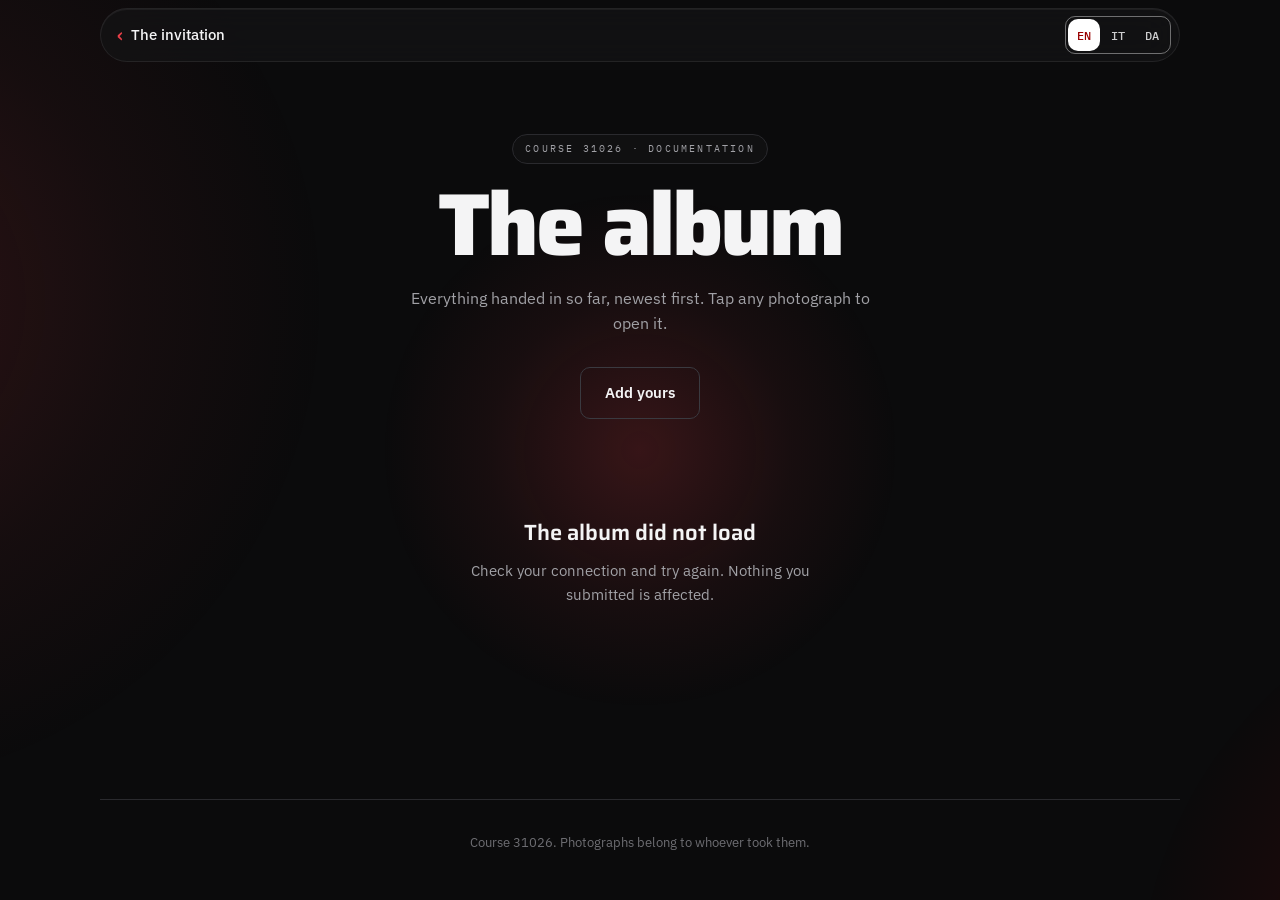
<file: album.html>
<!doctype html>
<html lang="en" data-awake="1">
<head>
<meta charset="utf-8">
<meta name="viewport" content="width=device-width, initial-scale=1, viewport-fit=cover">
<title>The album: Course 31026</title>
<meta name="description" content="Photographic evidence submitted by the students of course 31026.">

<!-- Deliberately not indexed. The album is guests' faces, and the invitation
     itself is unlisted. -->
<meta name="robots" content="noindex, nofollow">

<meta name="theme-color" content="#0B0B0C">

<link rel="icon" href="assets/favicon.svg?v=33" type="image/svg+xml">
<link rel="apple-touch-icon" href="assets/favicon.svg?v=33">

<link rel="preconnect" href="https://fonts.googleapis.com">
<link rel="preconnect" href="https://fonts.gstatic.com" crossorigin>
<link rel="stylesheet"
      href="https://fonts.googleapis.com/css2?family=Saira:wght@500;600;800&family=IBM+Plex+Sans:wght@400;500;600&family=IBM+Plex+Mono:wght@400;500&display=swap">

<!-- The token system, the fonts and the aura come from the invitation's own
     stylesheet, so this page cannot drift into a second design language. Only
     what is specific to a wall of photographs lives in album.css. -->
<link rel="stylesheet" href="styles.css?v=33">
<link rel="stylesheet" href="album.css?v=33">

<!-- data-awake is set in the markup rather than by script, and it is the one
     place on this site where that is right.

     The invitation opens as a DTU course page and stays one for five seconds
     before the mask slips. That joke is the invitation's, it is paid for by
     the hero, and re-running it here would hold a guest's own photographs
     behind an animation they have already seen. The album is what is BEHIND
     the mask, so it opens already awake: rounded, lit, glass. -->
</head>

<body class="album-page">

<a class="skip-link" href="#grid" data-i18n="nav.skip">Skip to the photographs</a>

<!-- The same two red masses as the invitation, so walking between the two
     pages does not feel like walking between two websites. No third hue: the
     brief reserves the DTU secondary palette for transient motion, and ambient
     light is not transient. -->
<div class="aura" aria-hidden="true">
  <span class="aura__a"></span>
  <span class="aura__b"></span>
  <span class="aura__touch" id="aura-touch"></span>
</div>

<header class="abar">
  <div class="abar__inner">
    <a class="abar__back" href="index.html#photos">
      <span class="abar__chev" aria-hidden="true">&#8249;</span>
      <span data-i18n="album.back">The invitation</span>
    </a>

    <p class="abar__count mono" id="abar-count" aria-live="polite"></p>

    <div class="langswitch abar__lang" role="group" aria-label="Language">
      <button type="button" data-lang="en">EN</button>
      <button type="button" data-lang="it">IT</button>
      <button type="button" data-lang="da">DA</button>
    </div>
  </div>
</header>

<main>
  <section class="ahero">
    <p class="ahero__eyebrow mono" data-i18n="album.eyebrow">Course 31026 &middot; Documentation</p>
    <h1 class="ahero__h" data-i18n="album.heading">The album</h1>
    <p class="ahero__lede" data-i18n="album.lede">Everything handed in so far, newest first. Tap any photograph to open it.</p>

    <div class="ahero__acts">
      <button type="button" class="btn btn--primary ashuffle" id="album-shuffle" hidden>
        <span data-i18n="album.shuffle">Show me a random one</span>
        <span class="ashuffle__dot" aria-hidden="true">&#8599;</span>
      </button>
      <!-- Hidden until album.js proves the portal would actually take
           something: the schedule from config, refined by the admin override.
           A door to a closed portal is worse than no door. -->
      <a class="btn btn--ghost" id="album-addyours" href="index.html#photos" data-i18n="album.addyours" hidden>Add yours</a>
    </div>
  </section>

  <!-- Filled by album.js. Ships holding the loading line rather than a grid of
       grey squares: a skeleton is a fabricated claim about content this page
       does not have yet, and on a slow connection it is a lie that lasts. -->
  <div id="grid" class="agrid-host" tabindex="-1">
    <p class="astate" data-i18n="album.loading">Retrieving the album.</p>
  </div>
</main>

<footer class="afoot">
  <p data-i18n="album.foot">Course 31026. Photographs belong to whoever took them.</p>
</footer>

<script src="config.js?v=33"></script>
<script src="copy.js?v=33"></script>
<script src="album.js?v=33"></script>
</body>
</html>
</file>
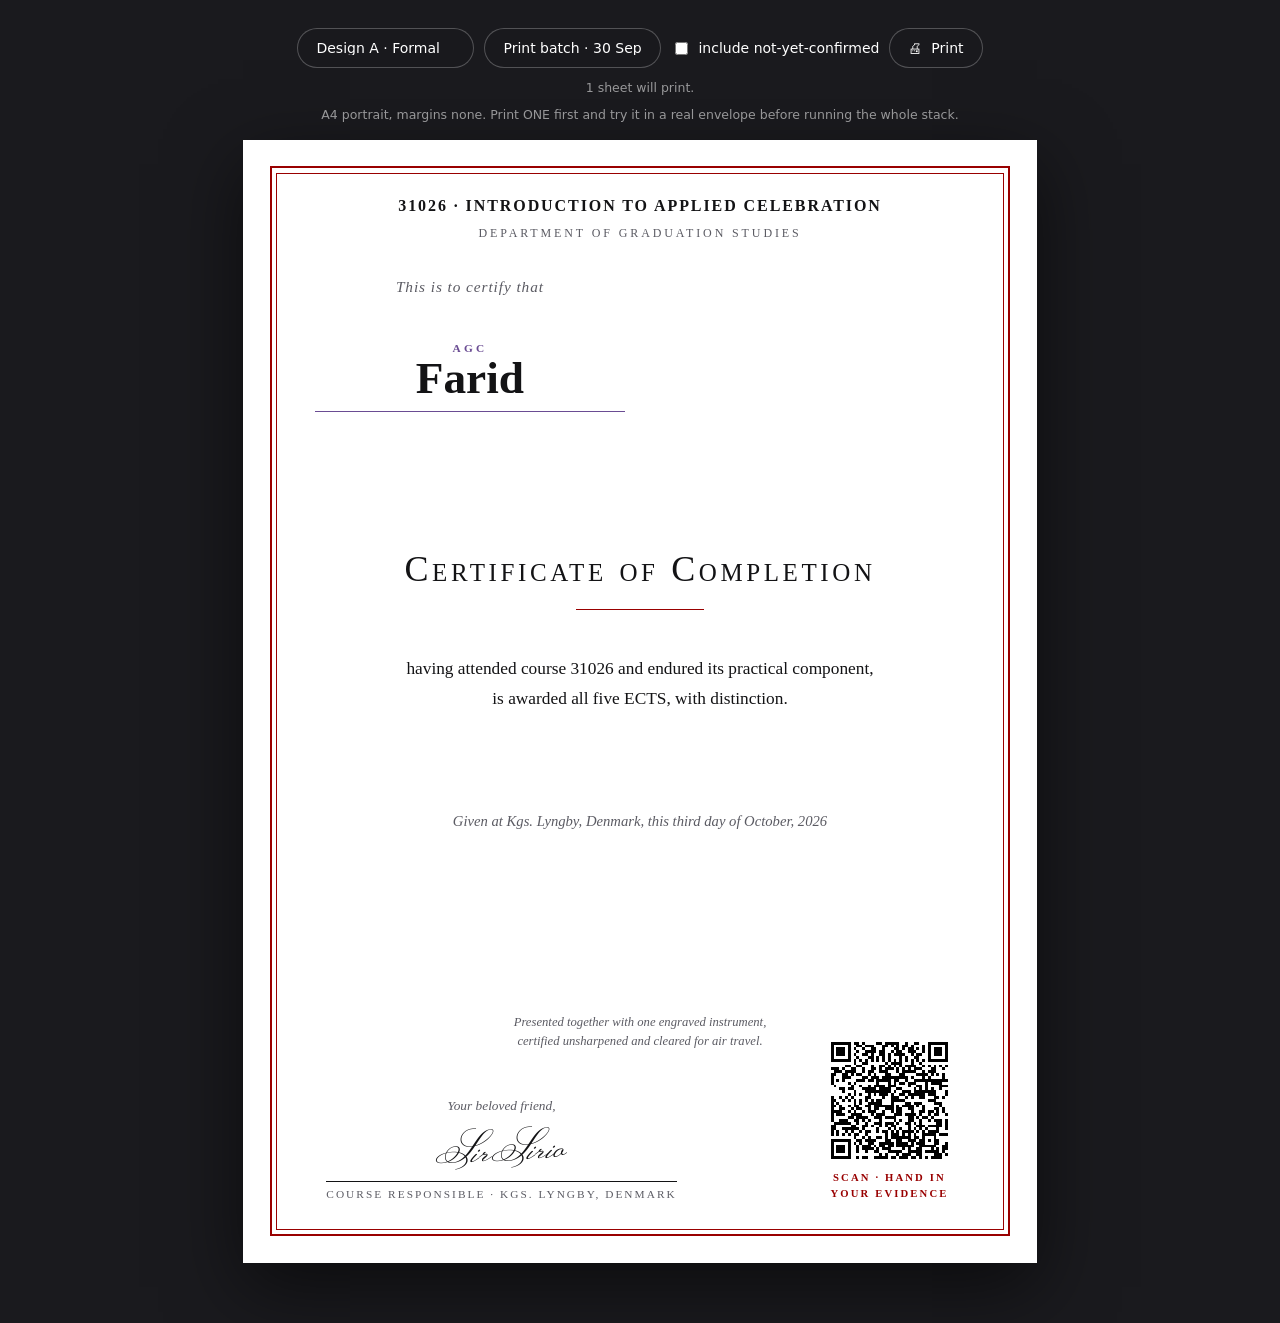
<file: certificates.html>
<!doctype html>
<html lang="en">
<head>
<meta charset="utf-8">
<meta name="viewport" content="width=device-width, initial-scale=1">
<meta name="robots" content="noindex">
<title>31026 · Certificates</title>
<link rel="icon" href="assets/favicon.svg?v=31" type="image/svg+xml">
<link rel="preconnect" href="https://fonts.gstatic.com" crossorigin>
<link rel="stylesheet" href="https://fonts.googleapis.com/css2?family=Monsieur+La+Doulaise&display=swap">

<!-- ==========================================================================
     THE CERTIFICATES
     ==========================================================================
     One A4 sheet per guest, slid unfolded into the DTU C4 window envelope.
     The name has to land behind the window, so its position is not taste but
     measurement, taken off a photograph of the envelope with a ruler on it:

       window on the envelope: 19mm from the left, 53mm from the top,
       101mm wide, 38mm tall.

     A C4 envelope is 229x324 and the sheet is 210x297, so the paper can
     drift 19mm sideways and 27mm down. The band of the sheet that stays
     visible in EVERY position is x 19..101mm, y 53..64mm, and the name is
     centred in exactly that band, in every design. The group chip sits just
     above it and can lose its top edge if the sheet sits at the very bottom
     of the envelope, which is why the plate also carries the group's colour:
     the group survives as a colour even when its label is half hidden.

     THREE DESIGNS, one dropdown, same guests: Formal (serif, double frame,
     reads like a real diploma), Stamped (the site's parody voice, PASSED in
     red ink), Modern (red bar and the faint maths watermark the DTU paper
     itself wears). Whatever the dropdown shows is what prints.

     Yana's sheet spells her name J-crossed-out-Yana on purpose. The engraved
     blade carries the typo, so the certificate honours it rather than
     correcting the record.

     Print with margins none, A4 portrait. Test ONE sheet in a real envelope
     before printing the stack; if the name rides high or low, nudge
     --plate-top below, one millimetre at a time.

     Self contained like qr.html, with one exception: the signature's
     copperplate face (Monsieur La Doulaise) comes from Google Fonts. Offline it
     falls back to whatever formal script Windows has, and nothing else on
     the sheet moves, so the exception cannot cost more than the flourish.
     ========================================================================== -->

<style>
  :root {
    --accent: #990000;
    --ink: #131315;
    --ink-dim: #5b5b63;
    --rule: #d8d8dc;
    --paper: #ffffff;
    --plate-top: 45mm;   /* nudge this if a test print sits high or low */
  }

  * { box-sizing: border-box; }
  html, body { margin: 0; padding: 0; }
  body {
    background: #1a1a1e;
    font-family: "Segoe UI", -apple-system, system-ui, "Helvetica Neue", Arial, sans-serif;
    color: var(--ink);
    display: flex; flex-direction: column; align-items: center;
    gap: 18px; padding: 28px 12px 60px;
  }
  .mono { font-family: "Cascadia Mono", ui-monospace, "SF Mono", Consolas, monospace; }

  /* Screen-only controls. Gone entirely in print. */
  .tools {
    display: flex; flex-wrap: wrap; gap: 10px;
    justify-content: center; align-items: center;
    position: sticky; top: 10px; z-index: 2;
  }
  .tools button, .tools select, .tools label {
    font: 500 14px/1 "Segoe UI", system-ui, sans-serif;
    color: #fff;
  }
  .tools button, .tools select {
    appearance: none; cursor: pointer;
    border: 1px solid rgba(255,255,255,0.25);
    background: rgba(26,26,30,0.92);
    padding: 12px 18px; border-radius: 999px;
  }
  .tools select option { color: #000; }
  .tools button:hover { background: rgba(255,255,255,0.16); }
  .tools label { display: flex; align-items: center; gap: 7px; cursor: pointer; }
  .tools .hint {
    flex-basis: 100%; text-align: center;
    color: rgba(255,255,255,0.55); font-size: 12.5px; margin: 2px 0 0;
  }

  .cert {
    position: relative;
    width: 210mm; height: 297mm;
    background: var(--paper);
    box-shadow: 0 24px 70px rgba(0,0,0,0.55);
    -webkit-print-color-adjust: exact; print-color-adjust: exact;
    overflow: hidden;
  }
  .cert[hidden] { display: none; }
  @media (max-width: 840px) {
    .cert { transform: scale(0.44); transform-origin: top center; margin-bottom: calc(-297mm * 0.56); }
  }

  /* ------------------------------------------------------------------ */
  /* Shared bones: plate, crossed J, footer, QR seal.                   */
  /* ------------------------------------------------------------------ */

  .plate {
    position: absolute; top: var(--plate-top); left: 19mm; width: 82mm; height: 27mm;
    display: flex; flex-direction: column; align-items: center; justify-content: flex-end;
    padding: 2mm 4mm 2.5mm;
  }
  .plate__group {
    font-size: 8.5pt; font-weight: 600;
    letter-spacing: 0.28em; text-transform: uppercase;
    color: var(--gcolor);
  }
  .plate__name {
    font-size: 34pt; font-weight: 750; line-height: 1.06;
    white-space: nowrap; max-width: 74mm;
  }
  .plate__alias { font-size: 9pt; color: var(--ink-dim); margin-top: 0.5mm; }
  /* A group's second line, e.g. the Italian Delegation. Below the chip and
     above the name, so the name keeps its measured seat in the window. */
  .plate__sub {
    font-size: 7pt; font-weight: 500;
    letter-spacing: 0.2em; text-transform: uppercase;
    color: var(--gcolor); opacity: 0.85;
  }

  /* The honoured typo: a J with the correction drawn over it in red ink. */
  .oops { position: relative; display: inline-block; }
  .oops::before, .oops::after {
    content: ''; position: absolute; left: -12%; right: -8%; top: 52%;
    border-top: 1mm solid var(--accent);
  }
  .oops::before { transform: rotate(26deg); }
  .oops::after  { transform: rotate(-26deg); }

  .certify {
    position: absolute; top: 36.5mm; left: 19mm; width: 82mm; margin: 0;
    text-align: center;
    font-size: 10pt; letter-spacing: 0.22em; text-transform: uppercase;
    color: var(--ink-dim);
  }

  .foot {
    position: absolute; left: 22mm; right: 22mm; bottom: 16mm;
    display: flex; align-items: flex-end; justify-content: space-between;
  }
  .foot--center { justify-content: center; }
  .sig { text-align: center; }
  .sig__pre {
    display: block; font-size: 10pt; font-style: italic;
    color: var(--ink-dim); margin-bottom: 1mm;
  }
  /* The hand of an eighteenth-century lord. Six candidates paraded here
     once; the owner chose Monsieur La Doulaise (2026-09-26), so the others
     went home. Offline it falls through to whatever formal script Windows
     has on board. */
  .sig__hand {
    font-family: "Monsieur La Doulaise", "Edwardian Script ITC", "Kunstler Script",
                 "Palace Script MT", "Monotype Corsiva", "Segoe Script", cursive;
    font-size: 30pt; color: var(--ink);
    transform: rotate(-3deg); display: block; margin-bottom: 1mm;
  }
  .sig__rule { border-top: 0.3mm solid var(--ink); padding-top: 1.5mm;
    font-size: 8.5pt; letter-spacing: 0.18em; text-transform: uppercase; color: var(--ink-dim);
    min-width: 52mm; }
  /* The seal. Grown from an afterthought to a proper closing act on the
     owner's request: the code is the way the evening gets documented, so
     it earns its size and its red caption. */
  .qr { width: 34mm; text-align: center; }
  .qr svg { display: block; width: 34mm; height: 34mm; margin-bottom: 1.5mm; }
  .qr span {
    display: block; font-size: 8pt; font-weight: 600;
    letter-spacing: 0.2em; text-transform: uppercase;
    color: var(--accent); line-height: 1.5;
  }

  .fine {
    position: absolute; left: 25mm; right: 25mm; bottom: 56mm; margin: 0;
    text-align: center;
    font-size: 9.5pt; color: var(--ink-dim); line-height: 1.5;
  }

  /* ------------------------------------------------------------------ */
  /* DESIGN: FORMAL. Serif, a double frame, restraint.                  */
  /* ------------------------------------------------------------------ */

  .cert--formal { font-family: Georgia, "Times New Roman", serif; }
  .cert--formal::before {
    content: ''; position: absolute; inset: 7mm;
    border: 0.7mm solid var(--accent); pointer-events: none;
  }
  .cert--formal::after {
    content: ''; position: absolute; inset: 8.6mm;
    border: 0.2mm solid var(--accent); pointer-events: none;
  }
  .cert--formal .f-head {
    position: absolute; top: 14mm; left: 0; right: 0;
    text-align: center; line-height: 1.6;
  }
  .cert--formal .f-head b {
    display: block; font-size: 12pt; font-weight: 600;
    letter-spacing: 0.12em; text-transform: uppercase;
  }
  .cert--formal .f-head span {
    font-size: 9pt; letter-spacing: 0.24em; text-transform: uppercase;
    color: var(--ink-dim);
  }
  .cert--formal .certify { font-style: italic; text-transform: none; letter-spacing: 0.06em; font-size: 11.5pt; }
  .cert--formal .plate { border-bottom: 0.5mm double var(--gcolor); }
  .cert--formal .plate__name { font-weight: 600; }
  .cert--formal .f-title {
    position: absolute; top: 108mm; left: 0; right: 0; margin: 0;
    text-align: center;
    font-size: 27pt; font-weight: 500; letter-spacing: 0.1em;
    font-variant: small-caps;
  }
  .cert--formal .f-title::after {
    content: ''; display: block; width: 34mm; margin: 5mm auto 0;
    border-top: 0.5mm solid var(--accent);
  }
  .cert--formal .f-body {
    position: absolute; top: 136mm; left: 34mm; right: 34mm; margin: 0;
    text-align: center; font-size: 13pt; line-height: 1.75;
  }
  .cert--formal .f-given {
    position: absolute; top: 178mm; left: 0; right: 0; margin: 0;
    text-align: center; font-style: italic; font-size: 11pt; color: var(--ink-dim);
  }
  .cert--formal .fine { font-style: italic; }

  /* ------------------------------------------------------------------ */
  /* DESIGN: STAMPED. The site's own voice, ink first, straight never.  */
  /* ------------------------------------------------------------------ */

  .cert--stamped .s-head {
    position: absolute; top: 10mm; left: 16mm; right: 16mm;
    display: flex; align-items: center; gap: 4mm;
  }
  .cert--stamped .badge {
    display: grid; place-items: center;
    width: 14mm; height: 9.5mm;
    background: var(--accent); color: #fff;
    font-size: 11.5pt; border-radius: 1mm;
  }
  .cert--stamped .s-head__t { font-size: 10.5pt; font-weight: 600; }
  .cert--stamped .s-head__d { margin-left: auto; font-size: 9.5pt; color: var(--ink-dim); }
  .cert--stamped .plate {
    border: 0.4mm solid var(--gcolor); border-radius: 2mm;
    background: color-mix(in srgb, var(--gcolor) 7%, #fff);
  }
  .cert--stamped .s-body {
    position: absolute; top: 112mm; left: 25mm; right: 25mm;
    text-align: center;
  }
  .cert--stamped .s-body p { margin: 0; font-size: 13.5pt; line-height: 1.55; }
  .cert--stamped .s-body b { white-space: nowrap; }
  .cert--stamped .stamp {
    margin: 20mm auto 0;
    width: 96mm; padding: 5mm 2mm;
    border: 1.1mm solid var(--accent); border-radius: 3mm;
    color: var(--accent);
    font-size: 21pt; font-weight: 750; letter-spacing: 0.14em;
    text-transform: uppercase;
    transform: rotate(-6deg);
    opacity: 0.92;
  }
  .cert--stamped .stamp small { display: block; font-size: 9.5pt; letter-spacing: 0.3em; margin-top: 1.5mm; }

  /* ------------------------------------------------------------------ */
  /* DESIGN: MODERN. The stationery the envelope already is.            */
  /* ------------------------------------------------------------------ */

  .cert--modern .m-bar {
    position: absolute; top: 10mm; left: 16mm; right: 16mm; height: 12mm;
    background: var(--accent); color: #fff;
    display: flex; align-items: center; gap: 4mm;
    padding: 0 5mm;
  }
  .cert--modern .m-bar b { font-size: 11pt; font-weight: 600; letter-spacing: 0.04em; }
  .cert--modern .m-bar .mono { margin-left: auto; font-size: 10pt; }
  .cert--modern .plate { border-left: 1.2mm solid var(--gcolor); align-items: flex-start; text-align: left; }
  .cert--modern .certify { text-align: left; padding-left: 5mm; }
  .cert--modern .plate__name { font-weight: 700; }
  .cert--modern .m-title {
    position: absolute; top: 116mm; left: 24mm; right: 24mm; margin: 0;
    font-size: 30pt; font-weight: 750; line-height: 1.08;
    letter-spacing: 0.01em; text-transform: uppercase;
  }
  .cert--modern .m-title em { font-style: normal; color: var(--accent); }
  .cert--modern .m-body {
    position: absolute; top: 152mm; left: 24mm; right: 60mm; margin: 0;
    font-size: 12pt; line-height: 1.6; color: var(--ink);
  }
  .cert--modern .m-math {
    position: absolute; right: -6mm; bottom: 50mm;
    font-family: Georgia, serif; font-size: 74pt; line-height: 1.02;
    color: #ededf0; text-align: right;
    letter-spacing: 0.02em;
    user-select: none; z-index: 0;
  }
  .cert--modern .fine { text-align: left; left: 24mm; right: 60mm; }
  .cert--modern .foot, .cert--modern .m-body, .cert--modern .fine { z-index: 1; }

  @page { size: A4 portrait; margin: 0; }
  @media print {
    body { background: #fff; padding: 0; display: block; }
    .tools { display: none; }
    .cert { box-shadow: none; margin: 0; break-after: page; transform: none; }
  }
</style>
</head>
<body>

<div class="tools">
  <select id="pick-design" aria-label="Design">
    <option value="formal">Design A · Formal</option>
    <option value="stamped">Design B · Stamped</option>
    <option value="modern">Design C · Modern</option>
  </select>
  <select id="pick-group" aria-label="Group"></select>
  <label><input type="checkbox" id="pick-unconfirmed"> include not-yet-confirmed</label>
  <button type="button" onclick="window.print()">🖨&nbsp; Print</button>
  <p class="hint" id="count-hint"></p>
  <p class="hint">A4 portrait, margins none. Print ONE first and try it in a real envelope before running the whole stack.</p>
</div>

<div id="stack"></div>

<!-- The QR from qr.html, reused at seal size: error correction H reads fine
     at 24mm. Regenerate rather than edit if the address ever changes. -->
<template id="qr-tpl">
  <svg xmlns="http://www.w3.org/2000/svg" viewBox="-2 -2 45 45" shape-rendering="crispEdges" role="img" aria-label="QR code opening the party site"><path fill="#ffffff" d="M-2 -2h45v45H-2z"/><path stroke="#000000" d="M0 0.5h7m1 0h2m1 0h1m4 0h2m1 0h5m2 0h1m2 0h2m3 0h7M0 1.5h1m5 0h1m2 0h2m1 0h3m3 0h2m1 0h1m1 0h1m1 0h2m1 0h1m3 0h1m1 0h1m5 0h1M0 2.5h1m1 0h3m1 0h1m1 0h1m2 0h1m2 0h2m2 0h1m3 0h2m1 0h1m1 0h2m1 0h1m1 0h1m1 0h1m1 0h3m1 0h1M0 3.5h1m1 0h3m1 0h1m2 0h1m2 0h4m1 0h2m2 0h1m1 0h2m2 0h3m2 0h1m1 0h1m1 0h3m1 0h1M0 4.5h1m1 0h3m1 0h1m1 0h1m2 0h2m1 0h1m2 0h2m1 0h1m1 0h4m2 0h1m1 0h2m2 0h1m1 0h3m1 0h1M0 5.5h1m5 0h1m2 0h1m3 0h2m1 0h1m1 0h1m1 0h1m3 0h1m1 0h1m2 0h2m3 0h1m5 0h1M0 6.5h7m1 0h1m1 0h1m1 0h1m1 0h1m1 0h1m1 0h1m1 0h1m1 0h1m1 0h1m1 0h1m1 0h1m1 0h1m1 0h1m1 0h7M8 7.5h1m2 0h2m6 0h1m1 0h4m3 0h1m2 0h1M5 8.5h2m2 0h2m3 0h1m2 0h2m1 0h1m1 0h1m1 0h1m1 0h4m2 0h1m1 0h1m1 0h1m1 0h1m1 0h1M0 9.5h3m1 0h1m2 0h2m2 0h1m2 0h2m1 0h1m1 0h3m1 0h1m1 0h1m1 0h1m1 0h3m3 0h2m2 0h1M1 10.5h3m1 0h4m2 0h1m1 0h2m2 0h3m3 0h1m1 0h5m2 0h1m1 0h3M0 11.5h2m2 0h2m1 0h1m1 0h2m2 0h1m1 0h1m3 0h2m3 0h2m4 0h4m1 0h1m1 0h1m1 0h1M0 12.5h1m3 0h3m4 0h2m1 0h3m1 0h9m1 0h1m3 0h1m1 0h1m4 0h1M0 13.5h1m1 0h1m1 0h1m4 0h3m1 0h2m1 0h5m1 0h2m2 0h1m2 0h12M0 14.5h1m5 0h1m1 0h1m7 0h1m3 0h1m1 0h1m1 0h2m1 0h3m3 0h1m1 0h4M1 15.5h1m5 0h1m2 0h1m2 0h1m1 0h4m1 0h3m4 0h1m2 0h2m1 0h1m4 0h3M3 16.5h2m1 0h2m3 0h5m1 0h4m2 0h2m4 0h1m1 0h1m1 0h1m1 0h1m2 0h1M4 17.5h1m3 0h1m3 0h9m1 0h1m2 0h3m1 0h8m3 0h1M6 18.5h1m1 0h1m1 0h1m2 0h1m1 0h1m1 0h3m1 0h1m2 0h2m1 0h6m1 0h3m3 0h1M0 19.5h1m2 0h1m1 0h1m1 0h1m4 0h2m4 0h1m2 0h3m2 0h1m1 0h1m2 0h2m3 0h2m1 0h1M0 20.5h2m2 0h1m1 0h1m1 0h1m1 0h1m1 0h1m1 0h1m1 0h2m3 0h5m8 0h3M0 21.5h1m1 0h1m5 0h1m1 0h1m2 0h5m3 0h1m4 0h2m1 0h3m4 0h3M0 22.5h2m1 0h1m2 0h1m1 0h2m2 0h2m1 0h7m1 0h1m1 0h4m1 0h1m1 0h1m5 0h1M0 23.5h1m2 0h2m2 0h1m1 0h2m2 0h1m1 0h2m2 0h3m1 0h2m2 0h2m3 0h1m3 0h2m1 0h1M0 24.5h4m2 0h1m1 0h1m2 0h1m1 0h3m2 0h1m2 0h1m1 0h2m3 0h1m2 0h2m1 0h2m1 0h1m1 0h1M0 25.5h1m1 0h3m2 0h4m3 0h1m1 0h3m3 0h3m1 0h4m1 0h1m2 0h1m1 0h2m2 0h1M0 26.5h1m5 0h2m1 0h4m2 0h3m1 0h4m4 0h2m1 0h1m1 0h2m1 0h1M0 27.5h1m2 0h3m2 0h2m1 0h1m1 0h1m3 0h1m4 0h1m1 0h1m2 0h2m2 0h1m2 0h1m1 0h3m1 0h1M1 28.5h6m2 0h1m2 0h1m2 0h3m1 0h3m1 0h1m2 0h2m1 0h1m1 0h1m5 0h2m1 0h1M0 29.5h2m5 0h2m2 0h2m1 0h1m2 0h1m1 0h1m1 0h2m4 0h1m2 0h3m1 0h5m1 0h1M0 30.5h2m2 0h6m1 0h1m4 0h1m3 0h1m1 0h1m1 0h1m2 0h1m1 0h1m1 0h1m1 0h1m3 0h1m2 0h1M0 31.5h1m1 0h1m2 0h1m1 0h1m2 0h1m1 0h2m2 0h1m1 0h2m1 0h1m1 0h1m1 0h4m1 0h1m1 0h1m1 0h4M0 32.5h1m1 0h1m1 0h1m1 0h1m1 0h2m2 0h1m6 0h1m1 0h3m1 0h1m1 0h1m1 0h1m2 0h5m1 0h3M8 33.5h1m2 0h1m1 0h1m2 0h2m1 0h1m1 0h7m1 0h2m1 0h1m3 0h1M0 34.5h7m2 0h2m1 0h4m3 0h2m2 0h2m2 0h3m1 0h2m1 0h1m1 0h2M0 35.5h1m5 0h1m1 0h1m1 0h1m2 0h2m2 0h5m1 0h4m1 0h1m1 0h3m3 0h2m2 0h1M0 36.5h1m1 0h3m1 0h1m2 0h1m1 0h3m1 0h1m1 0h2m1 0h2m1 0h6m2 0h6m2 0h2M0 37.5h1m1 0h3m1 0h1m2 0h1m1 0h4m1 0h1m1 0h3m4 0h1m1 0h1m2 0h2m3 0h1m1 0h1m1 0h2M0 38.5h1m1 0h3m1 0h1m2 0h1m2 0h1m2 0h2m3 0h5m2 0h5m1 0h5m1 0h1M0 39.5h1m5 0h1m10 0h1m1 0h1m3 0h1m1 0h3m2 0h2m4 0h3m1 0h1M0 40.5h7m2 0h1m1 0h2m2 0h5m1 0h2m1 0h3m1 0h2m1 0h1m1 0h1m1 0h4"/></svg>
</template>

<script>
  /* One colour per friend group, chosen apart from each other and from the
     DTU red the rest of the sheet already wears.

     A name row is [name, confirmed, alias, crossedPrefix, batch]. Yana's
     crossed J is the engraving typo, honoured on purpose. `batch` marks
     whatever is still waiting for the printer, reachable in one go from
     the group dropdown; flags are cleared once a run is on paper. The 26
     September run (Viktor, Lucia, Aisha, Andris, Majo, Konstantinos, all
     of Pokeriño) is printed and cleared; Farid arrived 30 September. */
  var GROUPS = [
    { g: 'Housewarming',    c: '#C2571A', names: [
      ['Kristóf', 1], ['Rebi', 1], ['Natalia', 1], ['Kacper', 1], ['Luc', 1],
      ['Andris', 1] ] },
    { g: 'AGC',             c: '#6A4C93', names: [
      ['Marina', 1], ['Paula', 1], ['Raquel', 1], ['Rhishi', 1], ['Marcel', 1], ['Lucrezia', 1],
      ['Laura', 1], ['Yana', 1, null, 'J'], ['Salma', 1],
      ['Viktor', 1], ['Lucia', 1], ['Aisha', 1],
      ['Farid', 1, null, null, 1] ] },
    /* The Italian delegation, confirmed on 2026-09-26, tilde and all. */
    { g: 'Pokeriño',        c: '#1F7A5C', sub: 'Italian Delegation', names: [
      ['Pantsera', 1], ['Campe', 1], ['Goli', 1], ['Csgrnd', 1], ['Andrea', 1],
      ['Ditu', 1], ['Bonny', 1] ] },
    { g: 'Fortunkollegiet', c: '#1D6FB8', names: [
      ['Aryan', 1], ['Gabriel', 1], ['Mikki', 1], ['Niko', 1], ['Kushagra', 1], ['Snehil', 1],
      ['Kåre', 1], ['Bjarki', 1], ['Pilutaq', 1], ['Arjun', 1], ['Gergő', 1], ['Ian', 1],
      ['Klara', 1], ['Zita', 1], ['Valdemar', 1], ['Birgitta', 1], ['Manoj', 1], ['Nikita', 1],
      ['Christian', 1], ['Vinit', 1] ] },
    { g: 'Uni',             c: '#8A6D1B', names: [
      ['Dali', 1], ['Fernando', 1], ['Samer', 1], ['Mado', 1], ['Leo', 1], ['Theo', 1],
      ['Majo', 1] ] },
    { g: 'iGEM',            c: '#157F3D', names: [
      ['Reinis', 1], ['Mikkel', 1], ['Georgios', 1], ['Konstantinos', 1] ] },
    /* Not party guests. UniTn comes to visit but skips both the party and
       the defense; Famiglia comes for the thesis defense itself, in
       Italian. Both keep the measured plate, because the envelopes are the
       same, and both always print in the formal layout whatever the design
       dropdown says, because a stamp saying PASSED on a family certificate
       would be the wrong joke. */
    { g: 'UniTn',           c: '#7A1F3D', kind: 'visita', names: [
      ['Fralf', 1], ['Edo', 1, 'a.k.a. Porselon'] ] },
    { g: 'Famiglia',        c: '#A26A21', kind: 'famiglia', names: [
      ['Liliana', 1], ['Wiz', 1], ['Adri', 1], ['Renata', 1] ] },
  ];

  var stack = document.getElementById('stack');
  var qrTpl = document.getElementById('qr-tpl');

  /* The parts every design shares, built the same way each time. */
  function plateHTML(grp, row, certify) {
    var name = (row[3] ? '<span class="oops">' + row[3] + '</span>' : '') + row[0];
    return '<p class="certify">' + (certify || 'This is to certify that') + '</p>' +
      '<div class="plate">' +
        '<span class="plate__group">' + grp.g + '</span>' +
        (grp.sub ? '<span class="plate__sub">' + grp.sub + '</span>' : '') +
        '<span class="plate__name">' + name + '</span>' +
        (row[2] ? '<span class="plate__alias">' + row[2] + '</span>' : '') +
      '</div>';
  }
  function footHTML(pre, rule, noQr) {
    return '<div class="foot' + (noQr ? ' foot--center' : '') + '">' +
      '<span class="sig"><span class="sig__pre">' + (pre || 'Your beloved friend,') + '</span>' +
        '<span class="sig__hand">SirSirio</span>' +
        '<span class="sig__rule">' + (rule || 'Course responsible · Kgs. Lyngby, Denmark') + '</span></span>' +
      (noQr ? '' : '<span class="qr"></span>') +
    '</div>';
  }

  var DESIGNS = {
    formal: function (grp, row) {
      return '<div class="f-head">' +
          '<b>31026 · Introduction to Applied Celebration</b>' +
          '<span>Department of Graduation Studies</span>' +
        '</div>' +
        plateHTML(grp, row) +
        '<h1 class="f-title">Certificate of Completion</h1>' +
        '<p class="f-body">having attended course 31026 and endured its practical component,<br>' +
        'is awarded all five ECTS, with distinction.</p>' +
        '<p class="f-given">Given at Kgs. Lyngby, Denmark, this third day of October, 2026</p>' +
        '<p class="fine">Presented together with one engraved instrument,<br>' +
        'certified unsharpened and cleared for air travel.</p>' +
        footHTML();
    },
    /* Famiglia: the thesis defense, in Italian, and nothing of the party
       on the sheet, no course number and no QR. */
    famiglia: function (grp, row) {
      return '<div class="f-head">' +
          '<b>Discussione della Tesi Magistrale</b>' +
          '<span>Dipartimento di Studi Post Laurea</span>' +
        '</div>' +
        plateHTML(grp, row, 'Si certifica che') +
        '<h1 class="f-title">Certificato di Presenza</h1>' +
        '<p class="f-body">per aver presenziato alla discussione della tesi magistrale di Sirio,<br>' +
        'resistendo a slide, domande e commissione fino alla fine.</p>' +
        '<p class="f-given">Rilasciato a Kgs. Lyngby, Danimarca, ottobre 2026</p>' +
        '<p class="fine">Consegnato insieme a un utensile inciso,<br>' +
        'certificato non affilato e ammesso nel bagaglio a mano.</p>' +
        footHTML('Con tutto l\'affetto,', 'Il laureando · Kgs. Lyngby, Danimarca', true);
    },
    /* UniTn: in town for the host, present at neither the party nor the
       defense, honoured all the same. */
    visita: function (grp, row) {
      return '<div class="f-head">' +
          '<b>31026 · Introduction to Applied Celebration</b>' +
          '<span>Department of Graduation Studies</span>' +
        '</div>' +
        plateHTML(grp, row) +
        '<h1 class="f-title">Certificate of Visitation</h1>' +
        '<p class="f-body">having skipped party and defense alike, and come for the host,<br>' +
        'is awarded all five ECTS, honoris causa.</p>' +
        '<p class="f-given">Given at Kgs. Lyngby, Denmark, October 2026</p>' +
        '<p class="fine">Presented together with one engraved instrument,<br>' +
        'certified unsharpened and cleared for air travel.</p>' +
        footHTML();
    },
    stamped: function (grp, row) {
      return '<div class="s-head">' +
          '<span class="badge mono">31026</span>' +
          '<span class="s-head__t">Introduction to Applied Celebration</span>' +
          '<span class="s-head__d">5 ECTS · 03.10.2026</span>' +
        '</div>' +
        plateHTML(grp, row) +
        '<div class="s-body">' +
          '<p>attended course <b>31026, Introduction to Applied Celebration</b>,<br>' +
          'and survived the practical part.</p>' +
          '<div class="stamp">Passed<small>All five ECTS awarded</small></div>' +
        '</div>' +
        '<p class="fine">The enclosed instrument is certified unsharpened and cleared for air travel.<br>' +
        'The Department accepts no liability after the third toast.</p>' +
        footHTML();
    },
    modern: function (grp, row) {
      return '<div class="m-bar">' +
          '<b>Introduction to Applied Celebration</b>' +
          '<span class="mono">31026 · 5 ECTS</span>' +
        '</div>' +
        plateHTML(grp, row) +
        '<h1 class="m-title">Course completed.<br><em>Blade earned.</em></h1>' +
        '<p class="m-body">All five ECTS awarded, 03.10.2026.<br>' +
        'The enclosed instrument is certified unsharpened and cleared for air travel.</p>' +
        '<div class="m-math" aria-hidden="true">√17 ∑<br>∫ χ² Ω</div>' +
        footHTML();
    },
  };

  function render(design) {
    stack.textContent = '';
    GROUPS.forEach(function (grp) {
      grp.names.forEach(function (row) {
        var cert = document.createElement('div');
        // The special kinds are formal whatever the dropdown says.
        cert.className = 'cert cert--' + (grp.kind ? 'formal' : design);
        cert.dataset.group = grp.g;
        cert.dataset.ok = row[1];
        cert.dataset.batch = row[4] ? '1' : '0';
        cert.style.setProperty('--gcolor', grp.c);
        cert.innerHTML = DESIGNS[grp.kind || design](grp, row);
        var qr = cert.querySelector('.qr');
        if (qr) {
          qr.appendChild(qrTpl.content.firstElementChild.cloneNode(true));
          qr.insertAdjacentHTML('beforeend', '<span>Scan · hand in<br>your evidence</span>');
        }
        stack.appendChild(cert);
      });
    });
    fitNames();
    applyFilter();
  }

  /* Shrink any name that does not fit its 74mm. Widths only settle once the
     font is in, hence the pass repeated when fonts finish loading. */
  function fitNames() {
    document.querySelectorAll('.plate__name').forEach(function (el) {
      var size = 34;
      el.style.fontSize = size + 'pt';
      while (el.scrollWidth > el.clientWidth && size > 14) {
        size -= 1;
        el.style.fontSize = size + 'pt';
      }
    });
  }
  if (document.fonts && document.fonts.ready) document.fonts.ready.then(fitNames);

  /* Filtering: hidden certificates do not print. */
  var pickDesign = document.getElementById('pick-design');
  var pickGroup = document.getElementById('pick-group');
  var pickUnconfirmed = document.getElementById('pick-unconfirmed');
  var hint = document.getElementById('count-hint');

  pickGroup.add(new Option('All groups', ''));
  pickGroup.add(new Option('Print batch · 30 Sep', '__batch'));
  GROUPS.forEach(function (grp) { pickGroup.add(new Option(grp.g, grp.g)); });
  // The batch is what the owner is printing today, so it is where the page opens.
  pickGroup.value = '__batch';

  function applyFilter() {
    var g = pickGroup.value, un = pickUnconfirmed.checked, shown = 0;
    document.querySelectorAll('.cert').forEach(function (c) {
      var hide = g === '__batch'
        ? c.dataset.batch !== '1'
        : (g && c.dataset.group !== g) || (!un && c.dataset.ok === '0');
      c.hidden = hide;
      if (!hide) shown++;
    });
    hint.textContent = shown + ' sheet' + (shown === 1 ? '' : 's') + ' will print.';
  }
  pickDesign.onchange = function () { render(pickDesign.value); };
  pickGroup.onchange = applyFilter;
  pickUnconfirmed.onchange = applyFilter;

  render(pickDesign.value);
</script>

</body>
</html>
</file>
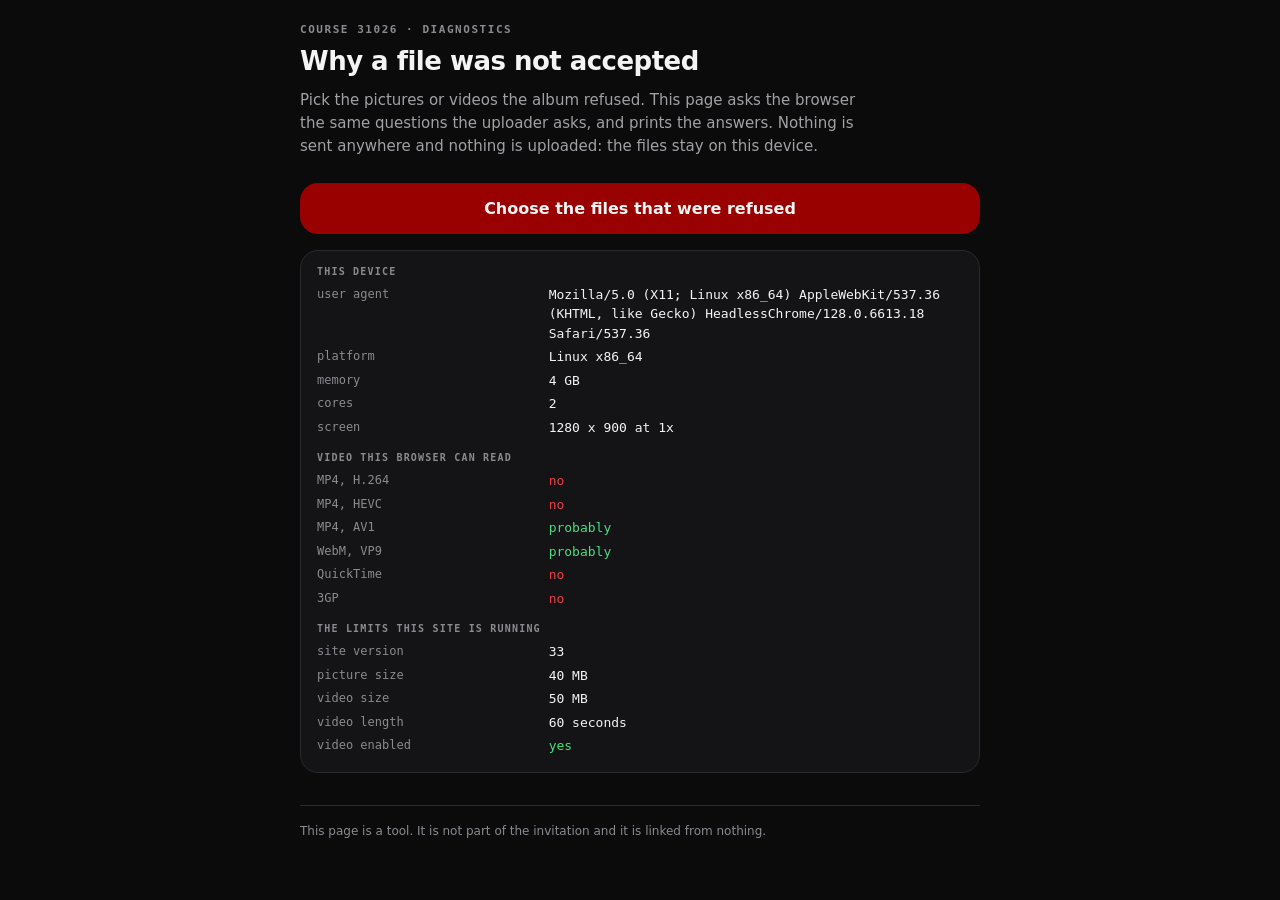
<file: check.html>
<!doctype html>
<html lang="en">
<head>
<meta charset="utf-8">
<meta name="viewport" content="width=device-width, initial-scale=1, viewport-fit=cover">
<meta name="robots" content="noindex, nofollow">
<meta name="theme-color" content="#0B0B0C">
<meta name="color-scheme" content="dark">
<title>31026 File acceptance self test</title>
<link rel="icon" href="assets/favicon.svg?v=33" type="image/svg+xml">

<!-- THIS PAGE IS AN INSTRUMENT, NOT PART OF THE INVITATION.

     It is linked from nothing and it answers exactly one question: when the
     uploader refuses a file, what did the BROWSER say about that file?

     Three properties are deliberate and none of them should be traded away.

     1. IT TOUCHES NO NETWORK ON ITS OWN. No Supabase, no bucket, no row, no
        fetch of any kind past the one script in this head, until the guest
        presses "Send this report", which posts the TEXT of the report to a
        write-only table and nothing else. A file picked here cannot leave the
        device, which is the property that makes it safe to hand to a phone
        and safe to leave on a public URL.

     2. IT REPORTS FACTS, NOT OPINIONS. It never re-implements validateFile().
        It runs the same operations the uploader runs, in the same order: the
        three readers, then the decode, the re-encode and the metadata probe
        from the copy in memory, and prints what came back. Two copies of a
        rule drift apart; two readings of the same bytes cannot.

     3. IT IS SELF CONTAINED. It does not load styles.css. A diagnostic that
        can be broken by a change to the thing it is diagnosing is not one.
        The tokens below are copied from styles.css on purpose, and they are
        allowed to fall behind it. -->

<script src="config.js?v=33"></script>
<style>
:root {
  --bg: #0B0B0C; --surface: #141416;
  --ink: #F4F4F5; --ink-dim: #A1A1A6;
  /* NOT the site's --ink-faint, and the difference is on purpose. #6E6E73
     measures 3.63:1 on --surface, which is fine on the invitation where that
     token carries decoration, and not fine here where every quiet label is a
     field name in a report somebody has to read on a phone. 5.36:1 on
     --surface, 5.73:1 on --bg. */
  --ink-label: #8A8A90;
  --accent: #990000; --accent-lit: #E83F48; --ok: #4ADE80;
  --rule: #2A2A2E; --rule-lit: #3A3A40;
  --font-body: 'IBM Plex Sans', system-ui, -apple-system, sans-serif;
  --font-mono: 'IBM Plex Mono', ui-monospace, 'SF Mono', Menlo, monospace;
  --s-1: 4px; --s-2: 8px; --s-3: 12px; --s-4: 16px; --s-5: 24px; --s-6: 32px;
  --r-sm: 10px; --r-md: 18px;
}
* { box-sizing: border-box; }
html { -webkit-text-size-adjust: 100%; }
body {
  margin: 0; padding: var(--s-5) var(--s-4) var(--s-6);
  background: var(--bg); color: var(--ink);
  font: 15px/1.55 var(--font-body);
}
.wrap { max-width: 680px; margin: 0 auto; }

.eyebrow {
  font: 600 11px/1 var(--font-mono); letter-spacing: 0.14em;
  text-transform: uppercase; color: var(--ink-label); margin: 0 0 var(--s-3);
}
h1 { font: 700 26px/1.15 var(--font-body); letter-spacing: -0.02em; margin: 0 0 var(--s-3); text-wrap: balance; }
.lede { color: var(--ink-dim); margin: 0 0 var(--s-5); max-width: 60ch; text-wrap: pretty; }

.btn {
  display: block; width: 100%; border: 0; border-radius: var(--r-md);
  padding: var(--s-4) var(--s-5); font: 600 16px/1.2 var(--font-body);
  background: var(--accent); color: var(--ink); cursor: pointer;
  transition: transform 140ms cubic-bezier(0.23, 1, 0.32, 1);
}
.btn:active { transform: scale(0.985); }
.btn--ghost {
  background: transparent; color: var(--ink);
  box-shadow: inset 0 0 0 1px var(--rule-lit); margin-top: var(--s-3);
}
.btn:focus-visible { outline: 2px solid var(--accent-lit); outline-offset: 3px; }
.btn[disabled] { opacity: 0.6; cursor: default; }
@media (prefers-reduced-motion: reduce) { .btn { transition: none; } }

.card {
  background: var(--surface); border: 1px solid var(--rule);
  border-radius: var(--r-md); padding: var(--s-4); margin: var(--s-4) 0;
}
.card__name {
  font: 600 15px/1.3 var(--font-body); margin: 0 0 var(--s-3);
  overflow-wrap: anywhere;
}
.group {
  font: 600 10px/1 var(--font-mono); letter-spacing: 0.12em;
  text-transform: uppercase; color: var(--ink-label);
  margin: var(--s-4) 0 var(--s-2);
}
.card > .group:first-child { margin-top: 0; }

dl { display: grid; grid-template-columns: minmax(94px, 34%) 1fr; gap: var(--s-1) var(--s-3); margin: 0; }
dt { font: 400 12px/1.5 var(--font-mono); color: var(--ink-label); }
dd { margin: 0; font: 400 13px/1.5 var(--font-mono); color: var(--ink); overflow-wrap: anywhere; }
dd.yes { color: var(--ok); }
dd.no  { color: var(--accent-lit); }

.verdict {
  margin: var(--s-4) 0 0; padding: var(--s-3) var(--s-4);
  border-radius: var(--r-sm); background: rgba(0, 0, 0, 0.25);
  font: 500 14px/1.45 var(--font-body); text-wrap: pretty;
}
.verdict[data-ok="1"] { color: var(--ok); }
.verdict[data-ok="0"] { color: var(--accent-lit); }

.busy { color: var(--ink-dim); font: 400 14px/1.5 var(--font-body); margin: var(--s-4) 0 0; }
.foot { color: var(--ink-label); font-size: 12px; margin-top: var(--s-6); border-top: 1px solid var(--rule); padding-top: var(--s-4); }
.hide { display: none; }
</style>
</head>
<body>
<div class="wrap">

  <p class="eyebrow">Course 31026 &middot; diagnostics</p>
  <h1>Why a file was not accepted</h1>
  <p class="lede">
    Pick the pictures or videos the album refused. This page asks the browser the same
    questions the uploader asks, and prints the answers. Nothing is sent anywhere and
    nothing is uploaded: the files stay on this device.
  </p>

  <button class="btn" id="pick" type="button">Choose the files that were refused</button>
  <input type="file" id="input" multiple accept="image/*,video/*" hidden>
  <button class="btn btn--ghost hide" id="send" type="button">Send this report to the organiser</button>
  <button class="btn btn--ghost hide" id="copy" type="button">Copy the whole report</button>

  <div id="out"></div>
  <div class="card" id="device"></div>

  <p class="foot">
    This page is a tool. It is not part of the invitation and it is linked from nothing.
  </p>
</div>

<script>
(function () {
  'use strict';

  var CFG = window.PARTY_CONFIG || {};
  var P = CFG.photos || {};
  var V = P.video || {};
  var IMG_MB  = parseFloat(P.maxFileSizeMb) || 12;
  var VID_MB  = parseFloat(V.maxFileSizeMb) || 50;
  var VID_SEC = parseFloat(V.maxSeconds) || 60;
  var ORIG_MB = parseFloat(P.originalMaxMb) || 15;

  var out     = document.getElementById('out');
  var input   = document.getElementById('input');
  var copyBtn = document.getElementById('copy');
  var sendBtn = document.getElementById('send');
  var report  = [];

  /* The version this page was served under, read off its own config tag, so
     the report says which build of the site the phone actually had. */
  function siteVersion() {
    var s = document.querySelector('script[src*="config.js"]');
    var m = s && String(s.getAttribute('src') || '').match(/[?&]v=([^&#]+)/);
    return m ? m[1] : 'unknown';
  }

  function el(tag, cls, text) {
    var n = document.createElement(tag);
    if (cls) n.className = cls;
    if (text != null) n.textContent = text;
    return n;
  }

  function bytes(n) {
    if (n < 1024) return n + ' B';
    if (n < 1024 * 1024) return (n / 1024).toFixed(1) + ' KB';
    return (n / 1024 / 1024).toFixed(2) + ' MB';
  }

  /* Every printed line goes through here, so what is on the screen and what
     the copy button puts on the clipboard cannot say different things. */
  function row(dl, label, value, verdict) {
    dl.appendChild(el('dt', null, label));
    dl.appendChild(el('dd', verdict === true ? 'yes' : verdict === false ? 'no' : null, String(value)));
    report.push('  ' + label + ': ' + value);
  }

  function group(card, title) {
    card.appendChild(el('p', 'group', title));
    report.push('');
    report.push('[' + title + ']');
    var dl = document.createElement('dl');
    card.appendChild(dl);
    return dl;
  }

  /* WHAT THE DEVICE IS.

     The codec table is the point of this panel. A browser that answers nothing
     for H.264 cannot read an ordinary phone video however good the bytes are,
     and that fact is invisible from every other surface on the site. */
  function describeDevice() {
    var card = document.getElementById('device');
    card.innerHTML = '';
    report.push('');
    report.push('=== THIS DEVICE ===');

    var dl = group(card, 'this device');
    row(dl, 'user agent', navigator.userAgent);
    row(dl, 'platform', navigator.platform || 'not reported');
    row(dl, 'memory', navigator.deviceMemory ? navigator.deviceMemory + ' GB' : 'not reported');
    row(dl, 'cores', navigator.hardwareConcurrency || 'not reported');
    row(dl, 'screen', window.screen.width + ' x ' + window.screen.height +
        ' at ' + (window.devicePixelRatio || 1) + 'x');

    var v = document.createElement('video');
    var codecs = [
      ['MP4, H.264', 'video/mp4; codecs="avc1.42E01E"'],
      ['MP4, HEVC',  'video/mp4; codecs="hvc1.1.6.L93.B0"'],
      ['MP4, AV1',   'video/mp4; codecs="av01.0.05M.08"'],
      ['WebM, VP9',  'video/webm; codecs="vp9"'],
      ['QuickTime',  'video/quicktime'],
      ['3GP',        'video/3gpp']
    ];
    var dl2 = group(card, 'video this browser can read');
    for (var i = 0; i < codecs.length; i++) {
      var ans = '';
      try { ans = v.canPlayType(codecs[i][1]); } catch (e) { ans = ''; }
      row(dl2, codecs[i][0], ans || 'no', !!ans);
    }

    var dl3 = group(card, 'the limits this site is running');
    row(dl3, 'site version', siteVersion());
    row(dl3, 'picture size', IMG_MB + ' MB');
    row(dl3, 'video size', VID_MB + ' MB');
    row(dl3, 'video length', VID_SEC + ' seconds');
    row(dl3, 'video enabled', V.enabled ? 'yes' : 'no', !!V.enabled);
  }

  /* THE THREE READERS, IN THE UPLOADER'S ORDER.

     The bytes are fetched once, whole, never sliced, through FileReader, then
     fetch() of a blob URL, then File.arrayBuffer(), each bounded by a timer,
     the ladder retried six times over fifteen seconds. Which one produced the
     bytes, and what every other one said, is the single most useful thing on
     this page: on Android the readers do not all succeed or fail together. */
  function acquire(file, cb) {
    var rep = { via: null, tries: 0, errors: [], ms: 0, buf: null };
    var t0 = Date.now(), settled = false;
    function finish(buf) { if (settled) return; settled = true; rep.buf = buf || null; rep.ms = Date.now() - t0; cb(rep); }
    function errName(e) { return (e && e.name) ? String(e.name) + (e.message ? ' (' + String(e.message).slice(0, 120) + ')' : '') : 'error'; }

    function viaReader(next) {
      var fr = new FileReader(), done = false;
      var t = setTimeout(function () { if (done) return; done = true; rep.errors.push('reader: no answer in 45 s'); next(null); }, 45000);
      fr.onerror = function () { if (done) return; done = true; clearTimeout(t); rep.errors.push('reader: ' + errName(fr.error)); next(null); };
      fr.onabort = fr.onerror;
      fr.onload = function () { if (done) return; done = true; clearTimeout(t); next(fr.result && fr.result.byteLength ? fr.result : null); };
      try { fr.readAsArrayBuffer(file); } catch (e) { if (done) return; done = true; clearTimeout(t); rep.errors.push('reader: threw ' + errName(e)); next(null); }
    }
    function viaFetch(next) {
      if (typeof fetch !== 'function') { rep.errors.push('fetch: absent'); return next(null); }
      var url = URL.createObjectURL(file), done = false;
      function settle(b, why) { if (done) return; done = true; clearTimeout(t); URL.revokeObjectURL(url); if (why) rep.errors.push('fetch: ' + why); next(b && b.byteLength ? b : null); }
      var t = setTimeout(function () { settle(null, 'no answer in 45 s'); }, 45000);
      try {
        fetch(url).then(function (r) { if (!r.ok) throw new Error('http ' + r.status); return r.arrayBuffer(); })
          .then(function (b) { settle(b, null); }, function (e) { settle(null, errName(e)); });
      } catch (e) { settle(null, 'threw ' + errName(e)); }
    }
    function viaArrayBuffer(next) {
      if (typeof file.arrayBuffer !== 'function') { rep.errors.push('arrayBuffer: absent'); return next(null); }
      var done = false;
      function settle(b, why) { if (done) return; done = true; clearTimeout(t); if (why) rep.errors.push('arrayBuffer: ' + why); next(b && b.byteLength ? b : null); }
      var t = setTimeout(function () { settle(null, 'no answer in 45 s'); }, 45000);
      try { file.arrayBuffer().then(function (b) { settle(b, null); }, function (e) { settle(null, errName(e)); }); }
      catch (e) { settle(null, 'threw ' + errName(e)); }
    }
    function ladder() {
      rep.tries++;
      viaReader(function (b1) {
        if (b1) { rep.via = 'FileReader'; return finish(b1); }
        viaFetch(function (b2) {
          if (b2) { rep.via = 'fetch of a blob URL'; return finish(b2); }
          viaArrayBuffer(function (b3) {
            if (b3) { rep.via = 'File.arrayBuffer'; return finish(b3); }
            if (rep.tries > 5) return finish(null);
            setTimeout(ladder, [500, 1000, 2000, 4000, 7000][rep.tries - 1]);
          });
        });
      });
    }
    ladder();
  }

  function signature(buf) {
    var res = { hex: '', looksLike: 'unknown', heif: false };
    if (!buf || buf.byteLength < 4) return res;
    var b = new Uint8Array(buf, 0, Math.min(32, buf.byteLength)), hex = '', asc = '', brand = '';
    for (var i = 0; i < Math.min(12, b.length); i++) {
      hex += (b[i] < 16 ? '0' : '') + b[i].toString(16) + ' ';
      asc += (b[i] >= 32 && b[i] < 127) ? String.fromCharCode(b[i]) : '.';
    }
    for (i = 4; i < b.length; i++) brand += String.fromCharCode(b[i]);
    res.hex = hex.trim() + '  ' + asc;
    if (b[0] === 0xFF && b[1] === 0xD8 && b[2] === 0xFF) res.looksLike = 'JPEG';
    else if (b[0] === 0x89 && b[1] === 0x50) res.looksLike = 'PNG';
    else if (brand.slice(0, 4) === 'ftyp') {
      res.heif = /heic|heix|hevc|hevx|heim|heis|hevm|hevs|mif1|msf1/.test(brand.slice(4, 28));
      res.looksLike = res.heif ? 'HEIF' : ('ISO media, brand ' + brand.slice(4, 8).replace(/\W/g, ' ').trim());
    }
    else if (b[0] === 0x1A && b[1] === 0x45 && b[2] === 0xDF) res.looksLike = 'Matroska or WebM';
    else if (b[0] === 0x52 && b[1] === 0x49 && b[2] === 0x46) res.looksLike = 'RIFF, AVI or WebP';
    else res.looksLike = 'nothing recognised';
    return res;
  }

  /* THE FILE'S OWN LENGTH, READ FROM THE CONTAINER IN MEMORY. The same walk
     the uploader does when the <video> element fails: box headers to moov,
     then mvhd for timescale and duration. */
  function containerSeconds(buf) {
    if (!buf || buf.byteLength < 16) return null;
    try {
      var dv = new DataView(buf), n = dv.byteLength;
      function type4(at) { var s = ''; for (var i = 0; i < 4; i++) s += String.fromCharCode(dv.getUint8(at + i)); return s; }
      function header(at, remaining) {
        if (at + 8 > n) return null;
        var size = dv.getUint32(at), kind = type4(at + 4), head = 8;
        if (size === 1) { if (at + 16 > n) return null; size = dv.getUint32(at + 8) * 4294967296 + dv.getUint32(at + 12); head = 16; }
        else if (size === 0) size = remaining;
        if (size < head || size > remaining) return null;
        return { size: size, head: head, kind: kind };
      }
      function readMvhd(at) {
        var version = dv.getUint8(at), scale, units;
        if (version === 1) { if (at + 32 > n) return null; scale = dv.getUint32(at + 20); units = dv.getUint32(at + 24) * 4294967296 + dv.getUint32(at + 28); }
        else { if (at + 20 > n) return null; scale = dv.getUint32(at + 12); units = dv.getUint32(at + 16); if (units === 4294967295) return null; }
        if (!scale || !units) return null;
        var secs = units / scale;
        return (!isFinite(secs) || secs <= 0 || secs > 14400) ? null : secs;
      }
      var at = 0, guard = 96;
      while (at + 8 <= n && guard-- > 0) {
        var box = header(at, n - at);
        if (!box) return null;
        if (box.kind === 'moov') {
          var end = at + box.size, p = at + box.head, inner = 64;
          while (p + 8 <= end && inner-- > 0) {
            var c = header(p, end - p);
            if (!c) return null;
            if (c.kind === 'mvhd') return readMvhd(p + c.head);
            p += c.size;
          }
          return null;
        }
        at += box.size;
      }
      return null;
    } catch (e) { return null; }
  }

  /* The site's own HEIC reader, the same two files the uploader loads. */
  var heifModule = null, heifWaiters = null;
  function loadHeifDecoder(cb) {
    if (heifModule) return cb(heifModule);
    if (heifWaiters) return heifWaiters.push(cb);
    heifWaiters = [cb];
    function settle(mod) { heifModule = mod || null; var w = heifWaiters; heifWaiters = null; for (var i = 0; i < w.length; i++) w[i](heifModule); }
    if (typeof WebAssembly === 'undefined') return settle(null);
    var s = document.createElement('script');
    s.src = 'assets/vendor/libheif.js?v=33';
    s.onerror = function () { settle(null); };
    s.onload = function () {
      var x = new XMLHttpRequest();
      x.open('GET', 'assets/vendor/libheif.wasm?v=33');
      x.responseType = 'arraybuffer';
      x.onerror = function () { settle(null); };
      x.onload = function () {
        if (x.status !== 200 || !x.response) return settle(null);
        try { settle(window.libheif({ wasmBinary: x.response })); } catch (e) { settle(null); }
      };
      x.send();
    };
    document.head.appendChild(s);
  }

  function decodeHeif(buf, mod, cb) {
    var imgs, im, i, w, h, c, ctx, id;
    try { imgs = new mod.HeifDecoder().decode(buf); }
    catch (e) { return cb(null, 'the reader threw: ' + ((e && e.message) || e)); }
    if (!imgs || !imgs.length) return cb(null, 'the reader found no image inside');
    function freeAll() { for (var k = 0; k < imgs.length; k++) { try { imgs[k].free(); } catch (e) {} } }
    im = imgs[0];
    for (i = 1; i < imgs.length; i++) {
      if (imgs[i].get_width() * imgs[i].get_height() > im.get_width() * im.get_height()) im = imgs[i];
    }
    w = im.get_width(); h = im.get_height();
    if (!w || !h) { freeAll(); return cb(null, 'the reader reported zero by zero'); }
    c = document.createElement('canvas'); c.width = w; c.height = h;
    ctx = c.getContext('2d');
    if (!ctx) { freeAll(); return cb(null, 'there is no 2d canvas here'); }
    id = ctx.createImageData(w, h);
    im.display(id, function (o) {
      freeAll();
      if (!o) { c.width = c.height = 0; return cb(null, 'the reader could not produce pixels'); }
      ctx.putImageData(id, 0, 0);
      cb(c, null);
    });
  }

  /* THE TWO OPERATIONS THE UPLOADER PERFORMS, from the copy in memory when
     there is one and from the File when there is not, exactly as it does. */

  function testImage(file, buf, sig, done) {
    var res = { fromMemory: !!buf };
    var pixels = buf ? new Blob([buf], { type: /^image\//.test(file.type) ? file.type : 'image/jpeg' }) : file;
    var url, img, settled = false;
    try { url = URL.createObjectURL(pixels); res.objectUrl = true; }
    catch (e) { res.urlError = String((e && e.message) || e); return done(res); }

    img = new Image();
    var timer = setTimeout(function () { finish('timed out after 20 seconds'); }, 20000);
    function finish(err) {
      if (settled) return;
      settled = true;
      clearTimeout(timer);
      if (err) res.decodeError = err;
      try { URL.revokeObjectURL(url); } catch (e) {}
      img.src = '';
      done(res);
    }

    img.onerror = function () {
      var looksHeif = (sig && sig.heif) || (!buf && /heic|heif/i.test(file.type + ' ' + file.name));
      if (!looksHeif) return finish('the browser could not decode it');
      res.decodeError = 'the browser could not decode it';
      res.heif = true;
      clearTimeout(timer);
      timer = setTimeout(function () { res.heifReader = 'timed out after 90 seconds'; finish(res.decodeError); }, 90000);
      if (!buf) { res.heifReader = 'no bytes in memory to hand to the reader'; return finish(res.decodeError); }
      loadHeifDecoder(function (mod) {
        if (!mod) { res.heifReader = 'the reader could not be loaded'; return finish(res.decodeError); }
        decodeHeif(buf, mod, function (canvas, why) {
          if (!canvas) { res.heifReader = why; return finish(res.decodeError); }
          res.heifReader = 'decoded ' + canvas.width + ' x ' + canvas.height;
          res.heifOk = true;
          encodeFrom(canvas, canvas.width, canvas.height, function () { canvas.width = canvas.height = 0; });
        });
      });
    };

    img.onload = function () { encodeFrom(img, img.naturalWidth, img.naturalHeight, null); };

    function encodeFrom(source, w, h, releaseSource) {
      res.width = w; res.height = h;
      if (!w || !h) { if (releaseSource) releaseSource(); return finish('it decoded to zero by zero'); }
      var maxEdge = parseInt(P.maxEdgePx, 10) || 1600;
      var scale = Math.min(1, maxEdge / Math.max(w, h));
      var cw = Math.max(1, Math.round(w * scale)), ch = Math.max(1, Math.round(h * scale));
      var c = document.createElement('canvas');
      c.width = cw; c.height = ch;
      function release() { c.width = c.height = 0; if (releaseSource) releaseSource(); }
      var ctx = c.getContext('2d');
      if (!ctx) { res.encodeError = 'there is no 2d canvas here'; release(); return finish(null); }
      try { ctx.drawImage(source, 0, 0, cw, ch); }
      catch (e) { res.encodeError = 'drawing it threw: ' + ((e && e.message) || e); release(); return finish(null); }
      c.toBlob(function (blob) {
        if (!blob) res.encodeError = 'the encoder returned nothing';
        else if (blob.size < 256) res.encodeError = 'the encoder returned only ' + blob.size + ' bytes';
        else { res.jpegBytes = blob.size; res.jpegAt = cw + ' x ' + ch; }
        release();
        finish(null);
      }, 'image/jpeg', parseFloat(P.jpegQuality) || 0.82);
    }

    img.decoding = 'async';
    img.src = url;
  }

  function testVideo(file, buf, done) {
    var res = { fromMemory: !!buf };
    var type = /^video\//.test(file.type) ? file.type : 'video/mp4';
    var src = buf ? new Blob([buf], { type: type }) : file;
    var url, v, settled = false;
    try { url = URL.createObjectURL(src); res.objectUrl = true; }
    catch (e) { res.urlError = String((e && e.message) || e); return done(res); }

    v = document.createElement('video');
    var timer = setTimeout(function () { finish('timed out after 12 seconds'); }, 12000);
    function finish(err) {
      if (settled) return;
      settled = true;
      clearTimeout(timer);
      res.probeError = err || null;
      try { URL.revokeObjectURL(url); } catch (e) {}
      v.removeAttribute('src');
      try { v.load(); } catch (e) {}
      if (res.probeError && buf) res.containerSeconds = containerSeconds(buf);
      done(res);
    }
    v.onerror = function () {
      var e = v.error;
      var names = { 1: 'aborted', 2: 'network', 3: 'the bytes would not decode', 4: 'the format is not supported here' };
      if (!e) return finish('it failed without saying why');
      res.mediaErrorCode = e.code;
      finish('MediaError ' + e.code + ', ' + (names[e.code] || 'unknown') + (e.message ? ', ' + e.message : ''));
    };
    v.onloadedmetadata = function () {
      res.duration = v.duration;
      res.width = v.videoWidth;
      res.height = v.videoHeight;
      finish(null);
    };
    v.preload = 'metadata';
    v.muted = true;
    v.playsInline = true;
    v.src = url;
  }

  /* The uploader's own first question, kept in the shape of the real
     fileKind() on purpose, so a reader can put them side by side. */
  function kindOf(file) {
    var type = String(file.type || '').toLowerCase();
    if (type.indexOf('image/') === 0) return 'photograph';
    if (type.indexOf('video/') === 0) return 'video';
    var name = String(file.name || '').toLowerCase();
    if (/\.(jpe?g|png|heic|heif|webp|gif|tiff?|bmp|avif|jfif)$/.test(name)) return 'photograph';
    if (/\.(mp4|mov|m4v|3gp|3gpp|webm|avi|mkv|qt|mpe?g)$/.test(name)) return 'video';
    if (type.indexOf('application/octet-stream') === 0 && file.size) return 'photograph';
    return null;
  }

  function verdictFor(kind, file, res, rd, sig) {
    if (!file.size) return [false, 'The file arrived with no bytes in it at all. That is usually a picture that lives in the cloud and has not been downloaded onto the phone yet.'];
    if (!kind) return [false, 'The browser called this neither a picture nor a video, and the file name did not settle it either.'];
    if (res.urlError) return [false, 'The browser would not open the file at all: ' + res.urlError];

    var noBytes = !rd.buf;
    var phone = 'The phone would not hand this file over to the browser by any of the three readers, and the browser could not open it directly either. That is the phone, or the app the file was picked from, and not the file. Pick it again through a different app: Files or the gallery rather than Photos, and make sure it has been downloaded to the phone.';

    if (kind === 'video') {
      if (res.probeError) {
        if (noBytes) return [false, phone];
        if (res.containerSeconds) {
          if (res.containerSeconds > VID_SEC + 1) return [false, 'The browser could not open this clip, but the file itself says it is ' + Math.round(res.containerSeconds) + ' seconds long, which is over ' + VID_SEC + ', so the uploader refuses it on purpose.'];
          if (file.size > VID_MB * 1024 * 1024) return [false, 'Over the ' + VID_MB + ' MB ceiling, so the uploader refuses it on purpose.'];
          return [true, 'The browser could not open this clip, but the file itself says it is ' + Math.round(res.containerSeconds) + ' seconds long, and the uploader accepts on that basis. This clip would upload.'];
        }
        if (res.mediaErrorCode === 4) return [false, 'This browser could not open the clip and the file\'s own header could not be read either. Either the format is not one this browser knows, or the file is not really a video.'];
        return [false, 'The browser could not read the clip: ' + res.probeError];
      }
      if (!isFinite(res.duration) || res.duration <= 0) return [false, 'The clip reports no usable length, so there is no way to check it against the one minute rule.'];
      if (res.duration > VID_SEC + 1) return [false, 'Longer than ' + VID_SEC + ' seconds, so the uploader refuses it on purpose.'];
      if (file.size > VID_MB * 1024 * 1024) return [false, 'Over the ' + VID_MB + ' MB ceiling, so the uploader refuses it on purpose.'];
      return [true, 'This clip would upload' + (noBytes ? ', read directly by the browser after every reader refused it' : '') + '.'];
    }

    if (file.size > IMG_MB * 1024 * 1024) return [false, 'Over the ' + IMG_MB + ' MB ceiling, so the uploader refuses it on purpose.'];
    var jpegOriginal = sig && sig.looksLike === 'JPEG' && file.size <= ORIG_MB * 1024 * 1024;
    if (res.decodeError && !res.heifOk) {
      if (noBytes) return [false, phone];
      if (res.heif) return [false, 'This is a HEIC. The browser cannot open it and the site\'s own reader could not either: ' + (res.heifReader || 'unknown') + '.'];
      if (jpegOriginal) return [true, 'The browser could not open this picture, but it is a plain JPEG, so the uploader sends the original bytes as they are. This picture would upload.'];
      return [false, 'The browser could not open the picture: ' + res.decodeError + '.'];
    }
    if (res.encodeError) {
      if (jpegOriginal) return [true, 'The picture opened but could not be re-encoded: ' + res.encodeError + '. It is a plain JPEG, so the uploader sends the original bytes as they are. This picture would upload.'];
      return [false, 'The picture opened but could not be re-encoded: ' + res.encodeError + '. That is usually a picture too large for the memory this phone will hand to a web page.'];
    }
    if (res.heifOk) return [true, 'This is a HEIC the browser cannot open on its own. The site\'s own reader opened it, so this picture would upload.'];
    return [true, 'This picture would upload' + (noBytes ? ', read directly by the browser after every reader refused it' : '') + '.'];
  }

  function describe(file, done) {
    var card = el('div', 'card');
    card.appendChild(el('p', 'card__name', file.name || 'a file with no name'));
    out.appendChild(card);

    report.push('');
    report.push('=== ' + (file.name || 'no name') + ' ===');

    var kind = kindOf(file);

    var dl = group(card, 'what the browser said');
    row(dl, 'type', file.type || 'nothing at all');
    row(dl, 'size', bytes(file.size) + ' (' + file.size + ' bytes)');
    row(dl, 'treated as', kind || 'neither');
    row(dl, 'modified', file.lastModified
      ? new Date(file.lastModified).toISOString().slice(0, 19).replace('T', ' ')
      : 'not reported');

    var busy = el('p', 'busy', 'Reading it...');
    card.appendChild(busy);

    function verdict(kind, res, rd, sig) {
      var vd = verdictFor(kind, file, res, rd, sig);
      var p = el('p', 'verdict', vd[1]);
      p.setAttribute('data-ok', vd[0] ? '1' : '0');
      card.appendChild(p);
      report.push('  VERDICT: ' + vd[1]);
      done();
    }

    if (!file.size) { card.removeChild(busy); return verdict(kind, {}, { buf: null }, null); }

    /* The readers first, in the uploader's order. Which one produced the
       bytes, and what the others said, is the finding on a phone that will
       not hand a file over. */
    acquire(file, function (rd) {
      var d1 = group(card, 'reading the bytes');
      row(d1, 'read by', rd.via || 'NONE of the three readers', !!rd.via);
      row(d1, 'attempts', rd.tries + (rd.tries === 1 ? ' pass' : ' passes') + ' over ' + (Math.round(rd.ms / 100) / 10) + ' s');
      if (rd.errors.length) {
        // The same refusal six times is one fact with a count, not six lines.
        var counts = {}, order = [];
        for (var k = 0; k < rd.errors.length; k++) {
          if (!counts[rd.errors[k]]) { counts[rd.errors[k]] = 0; order.push(rd.errors[k]); }
          counts[rd.errors[k]]++;
        }
        var parts = [];
        for (k = 0; k < order.length; k++) parts.push(order[k] + (counts[order[k]] > 1 ? ' x' + counts[order[k]] : ''));
        row(d1, 'refusals', parts.join(' | '), false);
      }
      var sig = rd.buf ? signature(rd.buf) : null;
      if (sig) {
        row(d1, 'signature', sig.hex);
        row(d1, 'looks like', sig.looksLike);
      }

      busy.textContent = rd.buf ? 'Opening it from memory...' : 'Every reader refused. Trying the browser directly...';

      function finished(res) {
        card.removeChild(busy);
        var d2 = group(card, kind === 'video'
          ? 'what happened when it was opened' + (res.fromMemory ? ' from memory' : ' directly from the file')
          : 'what happened when it was opened' + (res.fromMemory ? ' from memory' : ' directly from the file') + ' and re-encoded');
        row(d2, 'handle made', res.objectUrl ? 'yes' : 'no', !!res.objectUrl);

        if (kind === 'video') {
          row(d2, 'metadata read', res.probeError ? 'no' : 'yes', !res.probeError);
          if (res.probeError) {
            row(d2, 'why not', res.probeError, false);
            if (res.fromMemory) {
              row(d2, 'container length', res.containerSeconds
                ? (Math.round(res.containerSeconds * 100) / 100) + ' s, read from the file itself'
                : 'could not be read from the file', !!res.containerSeconds);
            }
          } else {
            row(d2, 'length', (Math.round(res.duration * 100) / 100) + ' s');
            row(d2, 'size on screen', res.width + ' x ' + res.height);
          }
        } else {
          row(d2, 'decoded', res.decodeError ? 'no' : 'yes', !res.decodeError);
          if (res.decodeError) row(d2, 'why not', res.decodeError, false);
          if (res.heif) row(d2, 'site reader', res.heifReader || 'not tried', !!res.heifOk);
          if (!(res.decodeError && !res.heifOk)) {
            row(d2, 'dimensions', res.width + ' x ' + res.height);
            row(d2, 're-encoded', res.encodeError ? 'no' : 'yes', !res.encodeError);
            if (res.encodeError) row(d2, 'why not', res.encodeError, false);
            else row(d2, 'jpeg produced', bytes(res.jpegBytes) + ' at ' + res.jpegAt);
          }
        }
        verdict(kind, res, rd, sig);
      }

      if (kind === 'video') testVideo(file, rd.buf, finished);
      else testImage(file, rd.buf, sig, finished);
    });
  }

  /* One file at a time, for the reason the uploader does it: exactly one
     copy in memory and one decoded bitmap alive at a time on a phone that
     may be short of memory. */
  function run(files) {
    out.innerHTML = '';
    report = [];
    copyBtn.className = 'btn btn--ghost hide';
    sendBtn.className = 'btn btn--ghost hide';

    var i = 0;
    (function next() {
      if (i >= files.length) {
        describeDevice();
        copyBtn.textContent = 'Copy the whole report';
        copyBtn.className = 'btn btn--ghost';
        sendBtn.textContent = 'Send this report to the organiser';
        sendBtn.disabled = false;
        sendBtn.className = 'btn btn--ghost';
        return;
      }
      describe(files[i++], next);
    })();
  }

  document.getElementById('pick').addEventListener('click', function () { input.click(); });

  input.addEventListener('change', function () {
    var files = Array.prototype.slice.call(input.files || []);
    // Cleared so picking the same file twice still fires, as in the uploader.
    input.value = '';
    if (files.length) run(files);
  });

  /* THE ONE REQUEST THIS PAGE EVER MAKES, and only when the guest presses the
     button. The report goes into public.diagnostics, which the public key can
     write and cannot read, so pressing this shows the organiser exactly what
     is on this screen and nothing else, and nobody else can see it. No file
     leaves the phone: the report is the text above, not the pictures. */
  sendBtn.addEventListener('click', function () {
    var url = String(P.supabaseUrl || '').replace(/\/+$/, '');
    var key = String(P.supabaseKey || '');
    if (!url || !key) { sendBtn.textContent = 'Sending is not set up. Copy it instead.'; return; }
    sendBtn.disabled = true;
    sendBtn.textContent = 'Sending...';
    var x = new XMLHttpRequest();
    x.open('POST', url + '/rest/v1/diagnostics');
    x.setRequestHeader('apikey', key);
    x.setRequestHeader('Authorization', 'Bearer ' + key);
    x.setRequestHeader('Content-Type', 'application/json');
    x.setRequestHeader('Prefer', 'return=minimal');
    x.timeout = 20000;
    function failed() { sendBtn.disabled = false; sendBtn.textContent = 'Could not send. Copy it instead.'; }
    x.onerror = failed;
    x.ontimeout = failed;
    x.onload = function () {
      if (x.status >= 200 && x.status < 300) sendBtn.textContent = 'Sent. The organiser can read it now.';
      else failed();
    };
    x.send(JSON.stringify({
      page: 'check',
      version: siteVersion().slice(0, 16),
      ua: String(navigator.userAgent || '').slice(0, 400),
      reason: 'manual',
      detail: null,
      report: report.join('\n').slice(0, 20000)
    }));
  });

  copyBtn.addEventListener('click', function () {
    var text = report.join('\n');
    function fallback() {
      var ta = document.createElement('textarea');
      ta.value = text;
      ta.style.position = 'fixed';
      ta.style.top = '0';
      ta.style.opacity = '0';
      document.body.appendChild(ta);
      ta.select();
      try { document.execCommand('copy'); } catch (e) {}
      document.body.removeChild(ta);
    }
    function done() { copyBtn.textContent = 'Copied. Paste it into the chat.'; }
    if (navigator.clipboard && navigator.clipboard.writeText) {
      navigator.clipboard.writeText(text).then(done, function () { fallback(); done(); });
    } else {
      fallback();
      done();
    }
  });

  // The device panel stands on its own before a single file has been picked.
  describeDevice();
})();
</script>
</body>
</html>
</file>
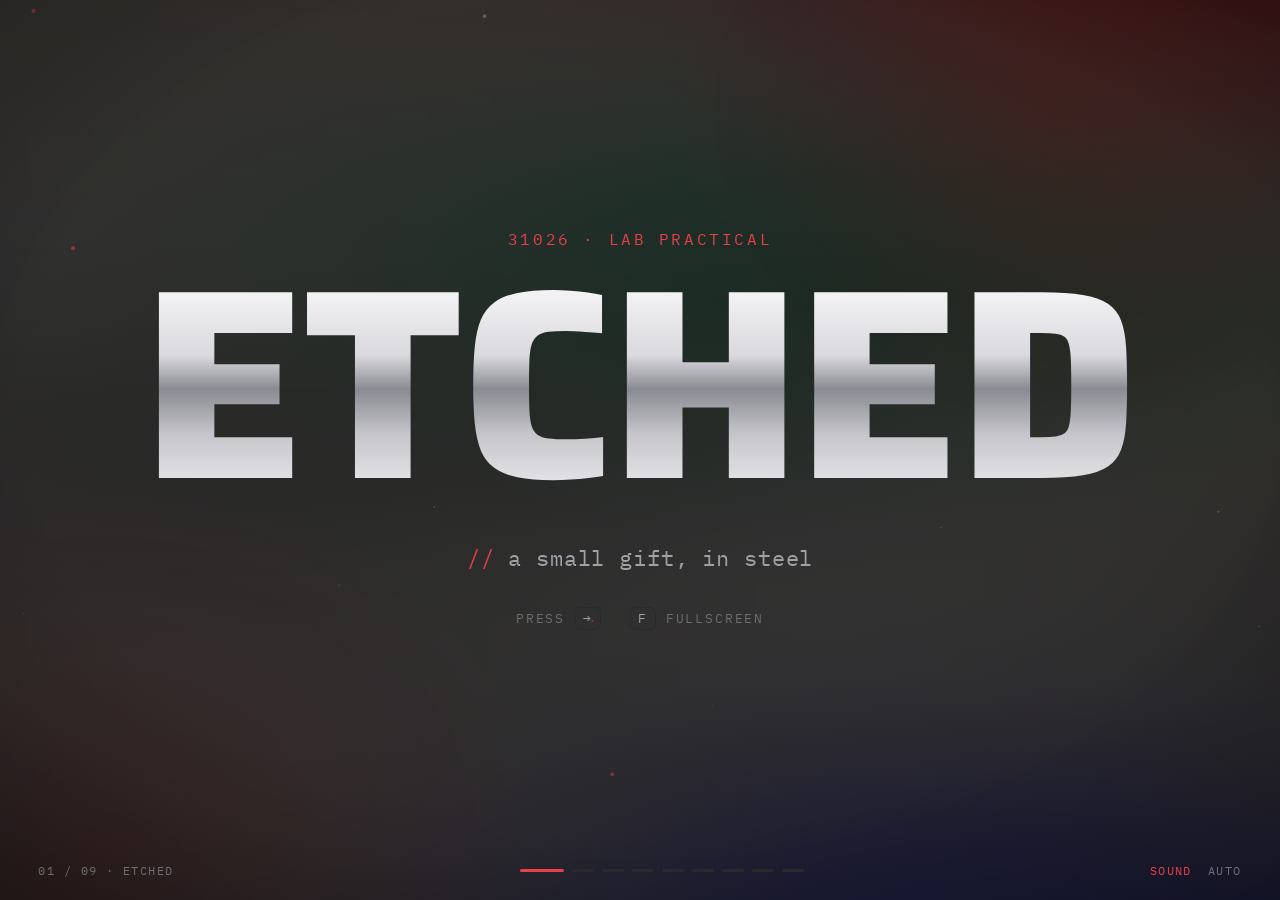
<file: etching.html>
<!doctype html>
<html lang="en">
<head>
<meta charset="utf-8">
<meta name="viewport" content="width=device-width, initial-scale=1, viewport-fit=cover">
<meta name="robots" content="noindex">
<meta name="theme-color" content="#0B0B0C">
<meta name="color-scheme" content="dark">
<title>31026 · Etched</title>
<link rel="icon" href="assets/favicon.svg?v=33" type="image/svg+xml">

<link rel="preconnect" href="https://fonts.googleapis.com">
<link rel="preconnect" href="https://fonts.gstatic.com" crossorigin>
<link rel="stylesheet"
      href="https://fonts.googleapis.com/css2?family=Saira:wght@500;600;800&family=IBM+Plex+Sans:wght@400;500;600&family=IBM+Plex+Mono:wght@400;500&display=swap">

<!-- ==========================================================================
     ETCHED
     ==========================================================================
     The gift show: how the named cutlery was made, projected, nearly wordless.
     Same family as quiz.html and self contained for the same reason: no
     styles.css, no app.js, nothing between the laptop and the wall that can
     break on the night.

     HOW TO DRIVE IT
       →  space  click        next
       ←                      back
       P                      pause / play the video on screen
       R                      replay the video on screen
       M                      sound on / off (on by default)
       A                      auto: videos advance when they end, photos after 7 s
       F                      fullscreen

     THE MEDIA lives in assets/metal etching/, untouched apart from a lossless
     faststart remux so the videos begin before they finish downloading. The
     DECK array below is the whole running order; change a title there.

     SOUND: browsers only allow sound after the first key or click on the page,
     which is why the deck opens on a title card. A deep link straight onto a
     video slide starts muted and the first key or tap turns sound on.
     ========================================================================== -->

<style>
  :root {
    --bg:        #0B0B0C;
    --surface:   #141416;
    --ink:       #F4F4F5;
    --ink-dim:   #A1A1A6;
    --ink-faint: #6E6E73;
    --accent:    #990000;
    --accent-lit:#E83F48;
    --rule:      #2A2A2E;
    --display: 'Saira', 'Arial Narrow', system-ui, sans-serif;
    --body:    'IBM Plex Sans', system-ui, -apple-system, sans-serif;
    --mono:    'IBM Plex Mono', ui-monospace, 'SF Mono', Menlo, monospace;
    --ease-out:  cubic-bezier(0.23, 1, 0.32, 1);
    --ease-both: cubic-bezier(0.65, 0, 0.35, 1);
    --ease-pop:  cubic-bezier(0.34, 1.56, 0.64, 1);
    --steel: linear-gradient(180deg, #FFFFFF 0%, #D9D9DE 38%, #8A8A92 52%, #C4C4CA 70%, #F2F2F4 100%);
    --frame-h: 84vh;
  }

  * { box-sizing: border-box; }
  html, body { height: 100%; }
  body {
    margin: 0;
    background: var(--bg);
    color: var(--ink);
    font-family: var(--body);
    overflow: hidden;
    -webkit-font-smoothing: antialiased;
    user-select: none;
  }
  body.no-cursor { cursor: none; }

  /* --- The room ---------------------------------------------------------- */
  /* Ambilight: the media on screen, drawn tiny into a canvas and blown up
     behind everything, so each slide lights the room in its own colours.
     The blur happens inside that tiny canvas, a few times a second; a CSS
     blur on a full screen layer repainted the whole wall every frame and
     made the videos stutter. */
  #amb {
    position: fixed; inset: -12%; width: 124%; height: 124%; z-index: 0;
    opacity: .38;
    transition: opacity .6s var(--ease-out);
  }
  #amb.dim { opacity: 0; }
  .ambient {
    position: fixed; inset: 0; z-index: 0; pointer-events: none;
    background:
      radial-gradient(42% 55% at 82% 12%, rgba(153,0,0,0.20), transparent 70%),
      radial-gradient(50% 60% at 8% 95%, rgba(153,0,0,0.14), transparent 70%);
    animation: breathe 14s var(--ease-both) infinite alternate;
  }
  @keyframes breathe {
    from { transform: translate3d(0,0,0) scale(1); opacity: .85; }
    to   { transform: translate3d(-2%,1.5%,0) scale(1.06); opacity: 1; }
  }
  .vignette {
    position: fixed; inset: 0; z-index: 1; pointer-events: none;
    background: radial-gradient(120% 120% at 50% 45%, rgba(11,11,12,.25) 40%, rgba(0,0,0,0.75) 100%);
  }
  canvas.fx { position: fixed; inset: 0; width: 100%; height: 100%; pointer-events: none; }
  #back  { z-index: 2; }
  #front { z-index: 6; }

  /* --- The cut: a laser band that sweeps across on every change of slide - */
  .cut {
    position: fixed; top: -30vh; left: 0; z-index: 7; pointer-events: none;
    width: 22vw; height: 160vh;
    transform: translateX(-60vw) skewX(-18deg);
    background: linear-gradient(90deg,
      transparent 0%, rgba(153,0,0,.0) 10%, rgba(153,0,0,.55) 42%,
      rgba(255,190,190,.95) 49.5%, #fff 50%, rgba(255,190,190,.95) 50.5%,
      rgba(153,0,0,.55) 58%, rgba(153,0,0,0) 90%, transparent 100%);
    opacity: 0; will-change: transform;
  }
  .cut.go     { animation: cut .9s var(--ease-both) both; }
  .cut.go.rev { animation-name: cutRev; }
  @keyframes cut    { 0% { opacity: 1; transform: translateX(-40vw) skewX(-18deg); }
                      100% { opacity: 1; transform: translateX(130vw) skewX(-18deg); } }
  @keyframes cutRev { 0% { opacity: 1; transform: translateX(130vw) skewX(-18deg); }
                      100% { opacity: 1; transform: translateX(-40vw) skewX(-18deg); } }

  /* --- Stage and slides -------------------------------------------------- */
  .stage { position: fixed; inset: 0; z-index: 4; }
  .slide {
    position: absolute; inset: 0;
    display: flex; align-items: center; justify-content: center;
    gap: clamp(32px, 6vw, 120px);
    padding: 4vh clamp(28px, 7vw, 120px) 9vh;
    visibility: hidden; pointer-events: none;
  }
  .slide.right { flex-direction: row-reverse; }
  .slide.is-active, .slide.is-leaving { visibility: visible; }
  .slide.is-active { pointer-events: auto; }

  /* Huge outlined step number behind each slide. */
  .ghost {
    position: absolute; bottom: -10vh; z-index: -1;
    font-family: var(--display); font-weight: 800; line-height: 1;
    font-size: clamp(240px, 52vh, 640px); letter-spacing: -0.03em;
    color: transparent; -webkit-text-stroke: 2px rgba(232,63,72,0.28);
    opacity: 0; transform: translateX(80px) rotate(4deg);
    transition: opacity .5s var(--ease-out), transform .6s var(--ease-out);
    pointer-events: none;
  }
  .slide:not(.right) .ghost { left: -2vw; transform: translateX(-80px) rotate(-4deg); }
  .slide.right .ghost { right: -2vw; }
  .is-active .ghost {
    opacity: 1; transform: none;
    transition: opacity 1s var(--ease-out) .35s, transform 1.4s var(--ease-out) .35s;
  }

  /* --- Words ------------------------------------------------------------- */
  .txt {
    flex: 0 1 auto; max-width: 46vw;
    opacity: 0; transform: translateY(30px);
    transition: opacity .35s var(--ease-out), transform .45s var(--ease-out);
  }
  .is-active .txt { opacity: 1; transform: none; transition-delay: .25s; }
  .slide.right .txt { text-align: right; }

  .kicker {
    font-family: var(--mono); font-size: clamp(13px, 1.8vh, 18px);
    letter-spacing: .16em; text-transform: uppercase; color: var(--accent-lit);
    display: flex; align-items: center; gap: 14px; margin-bottom: 1.6vh;
  }
  .slide.right .kicker { flex-direction: row-reverse; }
  .kicker::after {
    content: ''; height: 1px; flex: 0 1 160px;
    background: linear-gradient(90deg, var(--accent-lit), transparent);
    transform-origin: left; transform: scaleX(0);
    transition: transform .9s var(--ease-out) .6s;
  }
  .slide.right .kicker::after { transform-origin: right; background: linear-gradient(270deg, var(--accent-lit), transparent); }
  .is-active .kicker::after { transform: scaleX(1); }

  /* The title is etched in: each letter lands red hot and cools to steel,
     then a shine runs across it now and again. */
  .title {
    font-family: var(--display); font-weight: 800; text-transform: uppercase;
    font-size: clamp(64px, 17vh, 210px); line-height: .9; letter-spacing: -.01em;
    margin: 0; white-space: nowrap;
  }
  .ch {
    display: inline-block;
    background: linear-gradient(110deg, transparent 42%, rgba(255,255,255,.95) 50%, transparent 58%) no-repeat,
                var(--steel);
    background-size: 300% 100%, 100% 100%;
    background-position: 150% 0, 0 0;
    -webkit-background-clip: text; background-clip: text;
    color: transparent;
    opacity: 0;
  }
  .is-active .ch {
    animation: burn 1.1s var(--ease-out) both, shine 1.6s var(--ease-both) both;
    animation-delay: calc(.35s + var(--i) * .07s), calc(1.9s + var(--i) * .04s);
  }
  .is-leaving .ch { opacity: 1; }
  /* colour filters only: a blur or glow on glyphs this size cost frames
     exactly when the slide's video was starting */
  @keyframes burn {
    0%   { opacity: 0; transform: translateY(-.35em) scale(1.7) rotate(-8deg);
           filter: brightness(2.4) sepia(1) saturate(8) hue-rotate(-35deg); }
    35%  { opacity: 1; transform: translateY(.04em) scale(.96) rotate(1deg);
           filter: brightness(1.8) sepia(1) saturate(7) hue-rotate(-35deg); }
    100% { opacity: 1; transform: none; filter: brightness(1) sepia(0) saturate(1) hue-rotate(0deg); }
  }
  @keyframes shine {
    from { background-position: 150% 0, 0 0; }
    to   { background-position: -50% 0, 0 0; }
  }

  .tag {
    font-family: var(--mono); font-size: clamp(14px, 2.4vh, 24px);
    color: var(--ink-dim); margin-top: 2.4vh; letter-spacing: .04em;
    opacity: 0; transform: translateX(-20px);
    transition: opacity .3s, transform .3s;
  }
  .slide.right .tag { transform: translateX(20px); }
  .is-active .tag {
    opacity: 1; transform: none;
    transition: opacity .7s var(--ease-out) 1.1s, transform .9s var(--ease-out) 1.1s;
  }
  .tag::before { content: '// '; color: var(--accent-lit); }

  /* --- The frame: a portrait screen with a steel bezel -------------------- */
  .frame {
    position: relative; flex: none;
    height: var(--frame-h); aspect-ratio: 9 / 16;
    padding: 5px; border-radius: 30px;
    background: var(--steel);
    box-shadow: 0 0 0 1px rgba(255,255,255,.08),
                0 40px 90px -20px rgba(0,0,0,.9),
                0 0 80px -10px rgba(153,0,0,.55);
    opacity: 0;
    transition: transform .55s cubic-bezier(.55,0,.85,.35), opacity .4s ease-in;
    will-change: transform, opacity;
  }
  .frame .scr {
    position: relative; width: 100%; height: 100%;
    border-radius: 25px; overflow: hidden; background: #000;
  }
  .frame video, .frame img {
    display: block; width: 100%; height: 100%; object-fit: cover;
  }
  .slide.is-active .frame {
    opacity: 1; transform: none;
    transition: transform 1.1s var(--ease-pop) .12s, opacity .5s var(--ease-out) .12s;
  }
  /* Four entrances, dealt round robin so no two neighbours move alike. */
  .slide:not(.is-active)[data-in="tilt"] .frame { transform: perspective(1400px) rotateY(-70deg) translateX(30vw) scale(.8); }
  .slide:not(.is-active)[data-in="drop"] .frame { transform: translateY(-115vh) rotate(9deg); }
  .slide:not(.is-active)[data-in="spin"] .frame { transform: rotate(-200deg) scale(.15); }
  .slide:not(.is-active)[data-in="flip"] .frame { transform: perspective(1400px) rotateX(80deg) translateY(40vh) scale(.7); }

  /* Photos breathe: a slow push in. */
  .is-active .frame img { animation: kb 11s var(--ease-both) .4s infinite alternate; }
  @keyframes kb { from { transform: scale(1); } to { transform: scale(1.14) translate(-2%, -3%); } }

  /* Reveal slides: a polish shine across the photo, every few seconds. */
  .gleam {
    position: absolute; inset: 0; pointer-events: none;
    background: linear-gradient(115deg, transparent 35%, rgba(255,255,255,.55) 48%, rgba(255,255,255,0) 60%);
    transform: translateX(-120%);
  }
  .is-active .gleam { animation: gleam 4.2s var(--ease-both) 1.4s infinite; }
  @keyframes gleam { 0% { transform: translateX(-120%); } 45%, 100% { transform: translateX(120%); } }

  /* The laser line on the laser slide; JS drives its position and the sparks. */
  .laser {
    position: absolute; left: -10%; right: -10%; top: 0; height: 3px;
    background: linear-gradient(90deg, transparent, #ff6b6b 20%, #fff 50%, #ff6b6b 80%, transparent);
    box-shadow: 0 0 14px 4px rgba(232,63,72,.85), 0 0 40px 10px rgba(153,0,0,.6);
    opacity: 0; transition: opacity .4s; will-change: transform;
  }
  .is-active .laser { opacity: .9; transition-delay: 1.2s; }

  /* Video furniture: a timecode chip and a progress hairline. */
  .chip {
    position: absolute; top: 14px; left: 14px; z-index: 2;
    font-family: var(--mono); font-size: 12px; letter-spacing: .08em;
    background: rgba(11,11,12,.72);
    border: 1px solid rgba(255,255,255,.12); border-radius: 99px;
    padding: 4px 10px; color: var(--ink);
    display: flex; gap: 7px; align-items: center;
  }
  .chip i { width: 7px; height: 7px; border-radius: 50%; background: var(--accent-lit);
            animation: rec 1.1s steps(2, jump-none) infinite; }
  .slide.paused .chip i, .slide.ended .chip i { animation: none; opacity: .35; }
  @keyframes rec { 50% { opacity: .15; } }
  .bar { position: absolute; left: 0; bottom: 0; height: 4px; width: 100%;
         background: rgba(255,255,255,.12); z-index: 2; }
  .bar b { display: block; height: 100%; width: 100%; transform: scaleX(0); transform-origin: left;
           background: var(--accent-lit);
           box-shadow: 0 0 10px var(--accent-lit); }
  .replay {
    position: absolute; inset: 0; z-index: 3; display: grid; place-items: center;
    background: rgba(0,0,0,.45); opacity: 0; transition: opacity .4s;
    font-family: var(--mono); font-size: 13px; letter-spacing: .14em; text-transform: uppercase;
    color: var(--ink); pointer-events: none;
  }
  .replay span { display: grid; place-items: center; gap: 10px; }
  .replay svg { width: 54px; height: 54px; }
  .slide.ended .replay, .slide.paused .replay { opacity: 1; }

  /* --- Cover and finale ---------------------------------------------------- */
  .solo { flex-direction: column; text-align: center; gap: 0; }
  .solo .txt { max-width: none; text-align: center; }
  .solo .kicker { justify-content: center; }
  .solo .kicker::after { display: none; }
  .solo .title { font-size: clamp(90px, 30vh, 380px); }
  .solo .tag { transform: translateY(16px); }
  .solo .ghost { display: none; }
  .hint {
    margin-top: 6vh; font-family: var(--mono); font-size: 13px; letter-spacing: .14em;
    text-transform: uppercase; color: var(--ink-faint);
    opacity: 0; transition: opacity .3s;
  }
  .is-active .hint { opacity: 1; transition: opacity 1s 2.4s; animation: nudge 2s var(--ease-both) 3s infinite; }
  @keyframes nudge { 50% { transform: translateX(8px); } }
  .hint kbd { font-family: inherit; border: 1px solid var(--rule); border-radius: 6px; padding: 2px 7px; color: var(--ink-dim); }

  /* --- HUD --------------------------------------------------------------- */
  .hud {
    position: fixed; left: 0; right: 0; bottom: 0; z-index: 8;
    display: flex; align-items: center; justify-content: space-between; gap: 16px;
    padding: 0 clamp(16px, 3vw, 40px) clamp(14px, 2.4vh, 26px);
    font-family: var(--mono); font-size: 12px; letter-spacing: .12em; text-transform: uppercase;
    color: var(--ink-faint);
    transition: opacity .6s var(--ease-out);
  }
  body.hud-hidden .hud { opacity: .0; }
  .dots { display: flex; gap: 8px; }
  .dots i { width: 22px; height: 3px; border-radius: 2px; background: var(--rule);
            transition: background .4s, width .5s var(--ease-out); }
  .dots i.on { background: var(--accent-lit); width: 44px; }
  .dots i.seen { background: rgba(232,63,72,.4); }
  .hud .r { display: flex; gap: 16px; }
  .hud .r span[data-on="1"] { color: var(--accent-lit); }
  .next-pulse {
    position: fixed; right: clamp(16px, 3vw, 40px); top: 50%; z-index: 8;
    width: 54px; height: 54px; margin-top: -27px; border-radius: 50%;
    border: 1px solid rgba(232,63,72,.5); display: grid; place-items: center;
    color: var(--accent-lit); opacity: 0; pointer-events: none; transition: opacity .4s;
  }
  body.wants-next .next-pulse { opacity: 1; animation: pulse 1.6s var(--ease-out) infinite; }
  @keyframes pulse { 0% { box-shadow: 0 0 0 0 rgba(232,63,72,.5); } 100% { box-shadow: 0 0 0 22px rgba(232,63,72,0); } }

  .sound-chip {
    position: fixed; top: 18px; left: 50%; transform: translateX(-50%); z-index: 9;
    font-family: var(--mono); font-size: 13px; letter-spacing: .1em; text-transform: uppercase;
    background: var(--accent); color: #fff; border-radius: 99px; padding: 8px 16px;
    box-shadow: 0 10px 30px rgba(0,0,0,.5); display: none;
  }
  body.needs-sound .sound-chip { display: block; animation: nudge 2s var(--ease-both) infinite; }

  /* --- Portrait screens (a phone): frame centred, words above it ---------- */
  @media (max-aspect-ratio: 1/1) {
    :root { --frame-h: min(64vh, calc((100vw - 40px) * 16 / 9)); }
    .slide, .slide.right { flex-direction: column; gap: 3vh; padding: 5vh 20px 10vh; justify-content: center; }
    .txt, .slide.right .txt { max-width: none; text-align: center; }
    .kicker, .slide.right .kicker { justify-content: center; flex-direction: row; }
    .kicker::after { display: none; }
    .title { font-size: clamp(48px, 9vh, 110px); }
    .tag { margin-top: 1vh; }
    .solo .title { font-size: clamp(64px, 19vw, 200px); }
    .ghost { font-size: 60vw; }
    .next-pulse { display: none; }
    .hud .r .k { display: none; }
  }

  @media (prefers-reduced-motion: reduce) {
    .ambient, .is-active .frame img, .is-active .gleam, .hint { animation: none !important; }
    .slide[data-in] .frame { transform: none; }
  }
</style>
</head>
<body>

<canvas id="amb" width="48" height="80" aria-hidden="true"></canvas>
<div class="ambient" aria-hidden="true"></div>
<div class="vignette" aria-hidden="true"></div>
<canvas class="fx" id="back" aria-hidden="true"></canvas>

<main class="stage" id="stage"></main>

<canvas class="fx" id="front" aria-hidden="true"></canvas>
<div class="cut" id="cut" aria-hidden="true"></div>

<div class="next-pulse" aria-hidden="true">
  <svg width="22" height="22" viewBox="0 0 24 24" fill="none" stroke="currentColor" stroke-width="2"><path d="M5 12h14M13 6l6 6-6 6"/></svg>
</div>
<div class="sound-chip">🔊 tap for sound</div>

<footer class="hud">
  <span id="where">Etched</span>
  <span class="dots" id="dots"></span>
  <span class="r">
    <span id="hudSound" data-on="1">Sound</span>
    <span id="hudAuto" class="k">Auto</span>
  </span>
</footer>

<script>
'use strict';

/* ---- The running order ---------------------------------------------------- */
const DIR = 'assets/metal etching/';
const DECK = [
  { type: 'cover',  kicker: '31026 · Lab practical', title: 'Etched', tag: 'a small gift, in steel', amb: '5 - Almost-done.jpg' },
  { type: 'video',  src: 'laser cutter.mp4',               n: '01',  kicker: 'Step 01',     title: 'Laser',  tag: 'cut the stencil', fx: 'laser' },
  { type: 'photo',  src: '2 - knife-tak-laser-cutted.jpg', n: '02',  kicker: 'Step 02',     title: 'Masked', tag: 'name to the metal' },
  { type: 'video',  src: '3.1 - etching DC.mp4',           n: '03',  kicker: 'Step 03 · DC', title: 'Etch',  tag: 'direct current', fx: 'bubbles' },
  { type: 'video',  src: '3.2 - etching AC cotton.mp4',    n: '03',  kicker: 'Step 03 · AC', title: 'Swab',  tag: 'by hand', fx: 'bubbles' },
  { type: 'video',  src: '3.3 - etching AC immersion.mp4', n: '03',  kicker: 'Step 03 · AC', title: 'Dip',   tag: 'by immersion', fx: 'bubbles' },
  { type: 'photo',  src: '4 - after etching.jpg',          n: '04',  kicker: 'Step 04',     title: 'Reveal', tag: 'peel', fx: 'gleam' },
  { type: 'photo',  src: '5 - Almost-done.jpg',            n: '05',  kicker: 'Step 05',     title: 'Scrub',  tag: 'almost done', fx: 'gleam' },
  { type: 'finale', kicker: 'Step 06', title: 'Yours', tag: 'buon appetito', amb: '5 - Almost-done.jpg', fx: 'cutlery' },
];
const ENTRANCES = ['tilt', 'drop', 'spin', 'flip'];
const PHOTO_HOLD = 7000;
const url = (f) => encodeURI(DIR + f);

/* ---- Build ---------------------------------------------------------------- */
const stage = document.getElementById('stage');
const dotsEl = document.getElementById('dots');

function etch(word) {
  return [...word].map((c, i) => `<span class="ch" style="--i:${i}">${c}</span>`).join('');
}

let media = 0;
const slides = DECK.map((d, i) => {
  const s = document.createElement('section');
  s.className = 'slide';
  const txt = `
    <div class="txt">
      <div class="kicker">${d.kicker}</div>
      <h1 class="title">${etch(d.title)}</h1>
      <div class="tag">${d.tag}</div>
      ${d.type === 'cover' ? '<div class="hint">press <kbd>→</kbd> &nbsp; <kbd>F</kbd> fullscreen</div>' : ''}
    </div>`;
  if (d.type === 'cover' || d.type === 'finale') {
    s.classList.add('solo');
    s.innerHTML = txt;
  } else {
    if (media % 2) s.classList.add('right');
    s.dataset.in = ENTRANCES[media % ENTRANCES.length];
    media++;
    const inner = d.type === 'video'
      ? `<video src="${url(d.src)}" playsinline preload="auto"></video>
         <div class="chip"><i></i><span class="tc">0:00</span></div>
         <div class="bar"><b></b></div>
         <div class="replay"><span>
           <svg viewBox="0 0 24 24" fill="none" stroke="currentColor" stroke-width="1.6"><path d="M3 12a9 9 0 1 0 3-6.7"/><path d="M3 4v5h5"/></svg>
           <em class="rp-word" style="font-style:normal">R · replay</em></span></div>`
      : `<img src="${url(d.src)}" alt="" decoding="async">`;
    s.innerHTML = `
      <div class="ghost">${d.n}</div>
      ${txt}
      <div class="frame"><div class="scr">${inner}
        ${d.fx === 'laser' ? '<div class="laser"></div>' : ''}
        ${d.fx === 'gleam' ? '<div class="gleam"></div>' : ''}
      </div></div>`;
  }
  stage.appendChild(s);
  dotsEl.appendChild(document.createElement('i'));
  return s;
});
const dots = [...dotsEl.children];

/* ---- State ---------------------------------------------------------------- */
const state = { i: -1, sound: true, auto: false, unlocked: false };
let holdT = null;
const cutEl = document.getElementById('cut');

function vidOf(i) { return slides[i] && slides[i].querySelector('video'); }
function fmt(t) { t = Math.max(0, Math.floor(t || 0)); return Math.floor(t / 60) + ':' + String(t % 60).padStart(2, '0'); }

function goTo(next, dir) {
  next = Math.max(0, Math.min(DECK.length - 1, next));
  if (next === state.i) return;
  const prev = state.i;
  clearTimeout(holdT);
  document.body.classList.remove('wants-next', 'needs-sound');

  if (prev >= 0) {
    const ps = slides[prev];
    const pv = vidOf(prev);
    if (pv) pv.pause();
    ps.classList.remove('is-active', 'ended', 'paused');
    ps.classList.add('is-leaving');
    setTimeout(() => ps.classList.remove('is-leaving'), 700);
    /* the laser band sweeps across, in the direction of travel */
    cutEl.classList.remove('go', 'rev');
    void cutEl.offsetWidth;
    cutEl.classList.add('go');
    if (dir < 0) cutEl.classList.add('rev');
  }

  state.i = next;
  const s = slides[next];
  void s.offsetWidth;
  s.classList.add('is-active');

  dots.forEach((d, k) => { d.classList.toggle('on', k === next); d.classList.toggle('seen', k < next); });
  document.getElementById('where').textContent = String(next + 1).padStart(2, '0') + ' / ' + String(DECK.length).padStart(2, '0') + ' · ' + DECK[next].title;

  const d = DECK[next];
  ambFrom(next);
  fxMode(d.fx || (d.type === 'cover' ? 'dust' : 'dust'), next);

  const v = vidOf(next);
  if (v) {
    setTimeout(() => { if (state.i === next) playVid(v); }, 250);
  } else if (d.type === 'photo' && state.auto) {
    holdT = setTimeout(() => nextStep(), PHOTO_HOLD);
  }
  if (d.type === 'finale') setTimeout(() => { if (state.i === next) cutleryBurst(); }, 700);
  measured = 0;

  location.replace('#' + next);
}

function playVid(v) {
  /* a fresh video is already at 0; seeking it anyway costs a stall */
  if (v.currentTime > 0) { try { v.currentTime = 0; } catch (e) {} }
  v.muted = !state.sound;
  const p = v.play();
  if (p && p.catch) p.catch(() => {
    /* no gesture yet: play silently, and the first key or tap brings the sound */
    v.muted = true;
    v.play().catch(() => {});
    if (state.sound) document.body.classList.add('needs-sound');
  });
}

function nextStep() { if (state.i < DECK.length - 1) goTo(state.i + 1, +1); }
function prevStep() { if (state.i > 0) goTo(state.i - 1, -1); }

slides.forEach((s, i) => {
  const v = vidOf(i);
  if (!v) return;
  v.addEventListener('ended', () => {
    if (state.i !== i) return;
    s.classList.add('ended');
    if (state.auto) holdT = setTimeout(nextStep, 700);
    else document.body.classList.add('wants-next');
  });
  v.addEventListener('play', () => { s.classList.remove('ended', 'paused'); document.body.classList.remove('wants-next'); });
});

function togglePause() {
  const v = vidOf(state.i);
  if (!v || v.ended) return;
  if (v.paused) { v.play().catch(() => {}); slides[state.i].classList.remove('paused'); }
  else { v.pause(); slides[state.i].classList.add('paused'); }
}
function replay() { const v = vidOf(state.i); if (v) playVid(v); }

function setSound(on) {
  state.sound = on;
  document.getElementById('hudSound').dataset.on = on ? '1' : '0';
  document.getElementById('hudSound').textContent = on ? 'Sound' : 'Muted';
  const v = vidOf(state.i);
  if (v) v.muted = !on;
  if (!on) document.body.classList.remove('needs-sound');
}
function setAuto(on) {
  state.auto = on;
  document.getElementById('hudAuto').dataset.on = on ? '1' : '0';
  clearTimeout(holdT);
  const d = DECK[state.i], v = vidOf(state.i);
  if (on && d.type === 'photo') holdT = setTimeout(nextStep, PHOTO_HOLD);
  if (on && v && v.ended) holdT = setTimeout(nextStep, 700);
}

/* Any first gesture unlocks sound on a video that had to start silently. */
function unlock() {
  if (!document.body.classList.contains('needs-sound')) return false;
  document.body.classList.remove('needs-sound');
  const v = vidOf(state.i);
  if (v && state.sound) { v.muted = false; v.play().catch(() => {}); }
  return true;
}

/* ---- Input ---------------------------------------------------------------- */
document.addEventListener('keydown', (e) => {
  if (e.metaKey || e.ctrlKey || e.altKey) return;
  const swallowed = unlock() && !['ArrowRight', 'ArrowLeft', ' ', 'PageDown', 'PageUp'].includes(e.key);
  if (swallowed) return;
  switch (e.key) {
    case 'ArrowRight': case ' ': case 'PageDown': case 'ArrowDown': case 'Enter':
      e.preventDefault(); nextStep(); break;
    case 'ArrowLeft': case 'PageUp': case 'ArrowUp': case 'Backspace':
      e.preventDefault(); prevStep(); break;
    case 'p': case 'P': togglePause(); break;
    case 'r': case 'R': replay(); break;
    case 'm': case 'M': setSound(!state.sound); break;
    case 'a': case 'A': setAuto(!state.auto); break;
    case 'f': case 'F':
      document.fullscreenElement ? document.exitFullscreen() : document.documentElement.requestFullscreen?.().catch(() => {});
      break;
    case 'Home': goTo(0, -1); break;
    case 'End': goTo(DECK.length - 1, +1); break;
  }
});

let touchX = null, swiped = false;
addEventListener('touchstart', (e) => { touchX = e.touches[0].clientX; swiped = false; }, { passive: true });
addEventListener('touchend', (e) => {
  if (touchX == null) return;
  const dx = e.changedTouches[0].clientX - touchX;
  touchX = null;
  if (Math.abs(dx) > 50) { swiped = true; unlock(); dx < 0 ? nextStep() : prevStep(); }
}, { passive: true });

/* Click or tap: on the playing video it pauses, the left fifth goes back,
   anywhere else goes forward. */
document.addEventListener('click', (e) => {
  if (swiped) { swiped = false; return; }
  if (unlock()) return;
  if (e.target.closest('.hud')) {
    if (e.target.id === 'hudSound') setSound(!state.sound);
    if (e.target.id === 'hudAuto') setAuto(!state.auto);
    return;
  }
  if (e.target.closest('.is-active .frame') && vidOf(state.i)) {
    const v = vidOf(state.i);
    v.ended ? replay() : togglePause();
    return;
  }
  (e.clientX < innerWidth * 0.2) ? prevStep() : nextStep();
});

let idleT = null;
function poke() {
  document.body.classList.remove('no-cursor', 'hud-hidden');
  clearTimeout(idleT);
  idleT = setTimeout(() => document.body.classList.add('no-cursor', 'hud-hidden'), 2500);
}
addEventListener('mousemove', poke);
addEventListener('keydown', poke);
poke();

/* ---- Ambilight ------------------------------------------------------------ */
/* The source is shrunk to 8x14, blurred into a 48x80 canvas, and the browser
   stretches that over the wall for free. A video is sampled six times a
   second, a photo once: reading a video frame back every frame is what made
   the playback stutter. */
const amb = document.getElementById('amb');
const actx = amb.getContext('2d');
const mini = document.createElement('canvas');
mini.width = 8; mini.height = 14;
const mctx = mini.getContext('2d');
const canFilter = 'filter' in actx;
let ambSrc = null, ambStill = false, ambDrawn = 0;
const ambImgs = {};
function ambFrom(i) {
  const d = DECK[i];
  amb.classList.add('dim');
  setTimeout(() => {
    if (state.i !== i) return;
    const v = vidOf(i);
    if (v) { ambSrc = v; ambStill = false; }
    else {
      const f = d.src || d.amb;
      if (!ambImgs[f]) { ambImgs[f] = new Image(); ambImgs[f].src = url(f); }
      ambSrc = ambImgs[f]; ambStill = true;
    }
    ambDrawn = 0;
    amb.classList.remove('dim');
  }, 350);
}
function drawAmb(now) {
  if (!ambSrc) return;
  if (ambStill ? ambDrawn : now - ambDrawn < 160) return;
  const ok = ambStill ? ambSrc.complete && ambSrc.naturalWidth : ambSrc.readyState >= 2;
  if (!ok) return;
  try {
    mctx.drawImage(ambSrc, 0, 0, 8, 14);
    if (canFilter) actx.filter = 'blur(5px) saturate(1.5)';
    actx.drawImage(mini, -10, -12, 68, 104);
    if (canFilter) actx.filter = 'none';
  } catch (e) {}
  ambDrawn = now;
}

/* ---- Particles ------------------------------------------------------------ */
const reduced = matchMedia('(prefers-reduced-motion: reduce)').matches;
const back = document.getElementById('back'), front = document.getElementById('front');
const bctx = back.getContext('2d'), fctx = front.getContext('2d');
let W = 0, H = 0, measured = 0;
function size() {
  /* 1:1 pixels on purpose: soft particles gain nothing from a retina canvas */
  W = innerWidth; H = innerHeight;
  back.width = front.width = W;
  back.height = front.height = H;
  measured = 0;
}
addEventListener('resize', size); size();

/* Emoji are drawn once each into a sprite; painting emoji as text every frame
   is the slowest thing a canvas can do, and it froze the finale. */
const GLYPHS = ['🍴', '🥄', '🔪', '✨'];
const SPR = {};
GLYPHS.forEach(ch => {
  const c = document.createElement('canvas');
  c.width = c.height = 96;
  const x = c.getContext('2d');
  x.font = '74px "Segoe UI Emoji","Apple Color Emoji","Noto Color Emoji",sans-serif';
  x.textAlign = 'center'; x.textBaseline = 'middle';
  x.fillText(ch, 48, 52);
  SPR[ch] = c;
});

let mode = 'dust';
const P = [];   // { layer, kind, x, y, vx, vy, r, life, max, rot, vr, ch, ph, red }
function fxMode(m) {
  mode = m;
  /* the previous slide's bubbles and sparks fade out instead of drifting on */
  P.forEach(p => { if (p.kind === 'bub' || p.kind === 'spark') p.max = Math.min(p.max, p.life + 40); });
}
const rnd = (a, b) => a + Math.random() * (b - a);

let accB = 0, accM = 0, accS = 0;
function emit(f) {
  if (reduced) return;
  if (mode === 'bubbles') {
    accB += 1.4 * f;
    while (accB >= 1) { accB--; if (P.length < 150) P.push({ layer: 0, kind: 'bub', x: rnd(0, W), y: H + 20, vx: 0, vy: -rnd(.6, 2.4),
      r: rnd(2, 11), life: 0, max: rnd(300, 700), ph: rnd(0, 6.28) }); }
  }
  if (mode === 'dust' || mode === 'gleam') {
    accM += .25 * f;
    while (accM >= 1) { accM--; if (P.length < 90) P.push({ layer: 0, kind: 'mote', x: rnd(0, W), y: rnd(0, H), vx: rnd(-.15, .15), vy: rnd(-.3, -.05),
      r: rnd(.6, 2.2), life: 0, max: rnd(200, 420), red: Math.random() < .5 }); }
  }
  if (mode === 'laser' && frRect && laserY != null) {
    accS += 3 * f;
    while (accS >= 1) { accS--; P.push({ layer: 1, kind: 'spark', x: rnd(frRect.left + 10, frRect.right - 10), y: frRect.top + 5 + laserY * (frRect.height - 10),
      vx: rnd(-3, 3), vy: rnd(-4, 1), r: rnd(1, 2.4), life: 0, max: rnd(25, 55) }); }
  }
}

function cutleryBurst() {
  if (reduced) return;
  for (let k = 0; k < 70; k++) {
    P.push({ layer: 1, kind: 'glyph', ch: GLYPHS[k % GLYPHS.length], x: W / 2 + rnd(-W * .3, W * .3), y: H + 40,
      vx: rnd(-7, 7), vy: rnd(-24, -13), r: rnd(30, 56), rot: rnd(0, 6.28), vr: rnd(-.15, .15), life: 0, max: 240 });
  }
  setTimeout(() => {
    if (DECK[state.i].type !== 'finale') return;
    for (let k = 0; k < 40; k++) P.push({ layer: 1, kind: 'glyph', ch: GLYPHS[k % GLYPHS.length], x: rnd(0, W), y: -40 - rnd(0, 400),
      vx: rnd(-1, 1), vy: rnd(2, 5), r: rnd(24, 46), rot: rnd(0, 6.28), vr: rnd(-.06, .06), life: 0, max: 420 });
  }, 1100);
}

/* Frame geometry for the laser, read twice a second rather than every frame. */
let frRect = null, scrH = 0, lasEl = null;
function measure(now) {
  const s = slides[state.i];
  const fr = s && s.querySelector('.frame');
  lasEl = s && s.querySelector('.laser');
  frRect = fr ? fr.getBoundingClientRect() : null;
  scrH = fr ? fr.querySelector('.scr').offsetHeight : 0;
  measured = now;
}

let laserY = null, last = performance.now(), lastTc = '', backUsed = false, frontUsed = false;
function tick(now) {
  /* physics runs on real time, so a slow frame never turns into slow motion */
  const f = Math.min(3, Math.max(0, (now - last) / 16.667));
  last = now;
  const s = slides[state.i];

  /* laser line: a slow scan down and back up the frame */
  if (mode === 'laser') {
    if (now - measured > 500) measure(now);
    const t = (now / 1800) % 2;
    laserY = (1 - Math.cos(Math.PI * (t < 1 ? t : 2 - t))) / 2;
    if (lasEl) lasEl.style.transform = `translateY(${laserY * scrH}px)`;
  } else laserY = null;

  /* video timecode + progress */
  const v = vidOf(state.i);
  if (v && v.duration) {
    s.querySelector('.bar b').style.transform = `scaleX(${v.currentTime / v.duration})`;
    const tc = fmt(v.currentTime) + ' / ' + fmt(v.duration);
    if (tc !== lastTc) { lastTc = tc; s.querySelector('.tc').textContent = tc; }
  }

  drawAmb(now);
  emit(f);

  /* a layer is only cleared while something is or was on it */
  if (backUsed) bctx.clearRect(0, 0, W, H);
  if (frontUsed) fctx.clearRect(0, 0, W, H);
  backUsed = frontUsed = false;
  for (let k = P.length - 1; k >= 0; k--) {
    const p = P[k];
    p.life += f;
    if (p.life > p.max || p.y > H + 120 || p.y < -500) { P.splice(k, 1); continue; }
    const c = p.layer ? fctx : bctx;
    if (p.layer) frontUsed = true; else backUsed = true;
    const a = Math.min(1, p.life / 20) * Math.min(1, (p.max - p.life) / 30);
    if (p.kind === 'bub') {
      p.y += p.vy * f; p.x += Math.sin(p.life / 22 + p.ph) * .5 * f;
      c.beginPath(); c.arc(p.x, p.y, p.r, 0, 6.283);
      c.strokeStyle = `rgba(255,255,255,${.28 * a})`; c.lineWidth = 1.2; c.stroke();
      c.beginPath(); c.arc(p.x - p.r * .35, p.y - p.r * .35, p.r * .25, 0, 6.283);
      c.fillStyle = `rgba(255,255,255,${.35 * a})`; c.fill();
    } else if (p.kind === 'mote') {
      p.x += p.vx * f; p.y += p.vy * f;
      c.beginPath(); c.arc(p.x, p.y, p.r, 0, 6.283);
      c.fillStyle = p.red ? `rgba(232,63,72,${.5 * a})` : `rgba(255,255,255,${.25 * a})`; c.fill();
    } else if (p.kind === 'spark') {
      p.vy += .18 * f; p.x += p.vx * f; p.y += p.vy * f;
      const q = Math.max(0, 1 - p.life / p.max);
      c.strokeStyle = `rgba(255,${Math.round(120 + 135 * q)},${Math.round(80 * q)},${q})`;
      c.lineWidth = p.r; c.lineCap = 'round';
      c.beginPath(); c.moveTo(p.x, p.y); c.lineTo(p.x - p.vx * 2.2, p.y - p.vy * 2.2); c.stroke();
    } else if (p.kind === 'glyph') {
      p.vy = Math.min(9, p.vy + .42 * f); p.vx *= 1 - .01 * f;
      p.x += p.vx * f; p.y += p.vy * f; p.rot += p.vr * f;
      const sc = p.r / 74, cs = Math.cos(p.rot) * sc, sn = Math.sin(p.rot) * sc;
      c.globalAlpha = Math.max(0, a);
      c.setTransform(cs, sn, -sn, cs, p.x, p.y);
      c.drawImage(SPR[p.ch], -48, -52);
      c.setTransform(1, 0, 0, 1, 0, 0);
      c.globalAlpha = 1;
    }
  }
  requestAnimationFrame(tick);
}
requestAnimationFrame(tick);

/* ---- Go ------------------------------------------------------------------- */
setSound(true);
goTo(Math.max(0, Math.min(DECK.length - 1, parseInt(location.hash.slice(1), 10) || 0)), +1);
</script>

</body>
</html>
</file>
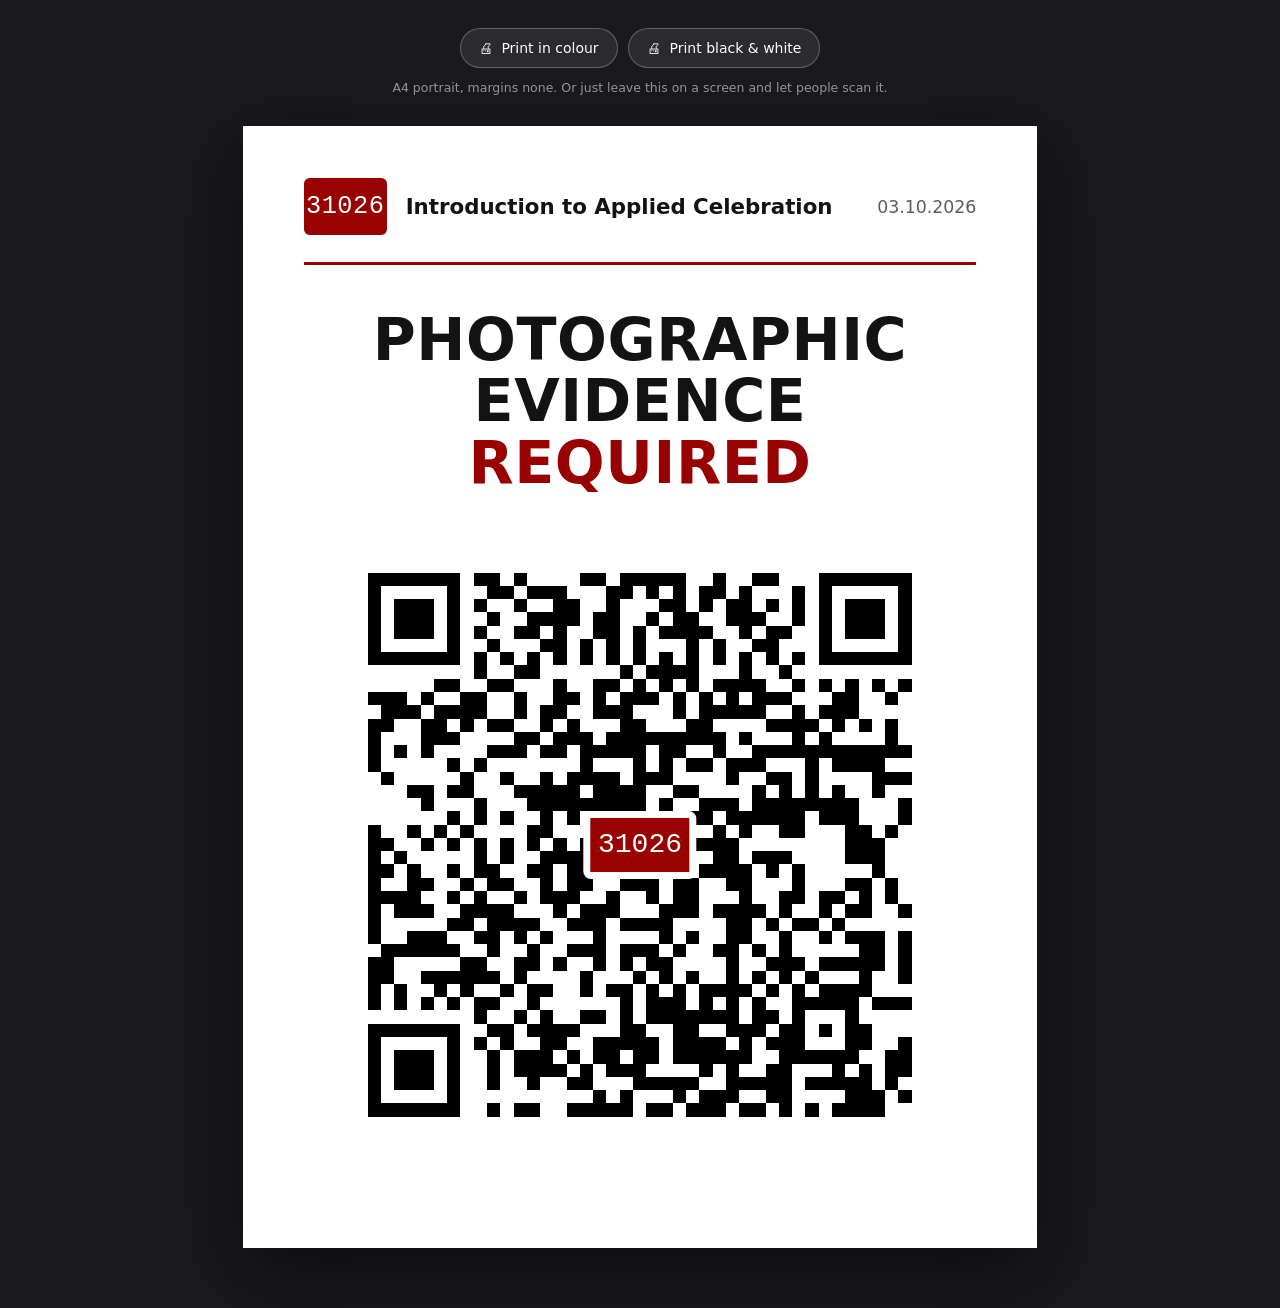
<file: qr.html>
<!doctype html>
<html lang="en">
<head>
<meta charset="utf-8">
<meta name="viewport" content="width=device-width, initial-scale=1">
<meta name="robots" content="noindex">
<title>31026 · Scan to upload</title>
<link rel="icon" href="assets/favicon.svg?v=33" type="image/svg+xml">

<!-- ==========================================================================
     THE POSTER
     ==========================================================================
     One page, one job: an A4 portrait sheet with a QR code that opens the
     party site. Printed and taped around the room, or shown full screen so
     people can scan it off a monitor. Self contained on purpose: no
     styles.css, no app.js, no Supabase, nothing that can fail between the
     owner and a printer at 23:40 the night before.

     Slimmed on the owner's request (2026-09-25): the steps, the footer, the
     spelled-out address all gone. What remains is the course strip, one
     headline, and the code, at sizes readable across a room. The QR carries
     the address, so the address is not written twice.

     The QR encodes https://sirsirio.github.io/thesis-defended-liver-pending/
     at error correction H, which tolerates 30% damage. The course badge
     parked in the middle covers about 4% of the area, so every camera app
     reads straight past it. If the site ever moves, the code must be
     regenerated, not edited.

     Two print buttons, not a settings page. Colour prints the parody in DTU
     red; black and white swaps every drop of colour for ink-friendly black.
     The QR itself is black in both, because a QR code that is not dark on
     light is a QR code that does not scan.
     ========================================================================== -->

<style>
  :root {
    --accent: #990000;
    --ink: #131315;
    --ink-dim: #5b5b63;
    --paper: #ffffff;
  }
  body.bw {
    --accent: #000000;
    --ink: #000000;
    --ink-dim: #333333;
  }

  * { box-sizing: border-box; }
  html, body { margin: 0; padding: 0; }
  body {
    background: #1a1a1e;
    font-family: "Segoe UI", -apple-system, system-ui, "Helvetica Neue", Arial, sans-serif;
    color: var(--ink);
    display: flex; flex-direction: column; align-items: center;
    gap: 18px; padding: 28px 12px 60px;
  }
  .mono { font-family: "Cascadia Mono", ui-monospace, "SF Mono", Consolas, monospace; }

  /* Screen-only controls. Gone entirely in print. */
  .tools { display: flex; flex-wrap: wrap; gap: 10px; justify-content: center; }
  .tools button {
    appearance: none; cursor: pointer;
    border: 1px solid rgba(255,255,255,0.25);
    background: rgba(255,255,255,0.08);
    color: #fff;
    font: 500 14px/1 "Segoe UI", system-ui, sans-serif;
    padding: 12px 18px; border-radius: 999px;
  }
  .tools button:hover { background: rgba(255,255,255,0.16); }
  .tools .hint {
    flex-basis: 100%; text-align: center;
    color: rgba(255,255,255,0.55); font-size: 12.5px; margin-top: 2px;
  }

  /* The sheet. Fixed at A4 so what is on screen is what lands on paper.
     Everything lives inside a 14mm inset: home printers cannot reach the
     edges, and nothing bleeding means nothing clipped. */
  .sheet {
    width: 210mm; min-height: 297mm;
    background: var(--paper);
    padding: 14mm 16mm;
    display: flex; flex-direction: column; align-items: center;
    box-shadow: 0 24px 70px rgba(0,0,0,0.55);
    -webkit-print-color-adjust: exact; print-color-adjust: exact;
  }
  @media (max-width: 840px) {
    .sheet { transform: scale(0.44); transform-origin: top center; margin-bottom: calc(-297mm * 0.56); }
  }

  .head { display: flex; align-items: center; gap: 5mm; align-self: stretch; }
  .badge {
    display: grid; place-items: center;
    width: 22mm; height: 15mm;
    background: var(--accent); color: #fff;
    font-size: 19pt; letter-spacing: 0.02em;
    border-radius: 1.5mm;
  }
  .head__t { font-size: 16pt; font-weight: 600; }
  .head__d { margin-left: auto; font-size: 13pt; color: var(--ink-dim); }

  .rule { border: 0; border-top: 0.8mm solid var(--accent); margin: 7mm 0 0; align-self: stretch; width: 100%; }

  .headline {
    margin: 12mm 0 0;
    font-size: 44pt; font-weight: 750; letter-spacing: 0.01em;
    line-height: 1.05; text-transform: uppercase;
    text-align: center;
  }
  .headline em { font-style: normal; color: var(--accent); }

  /* The code takes the rest of the page, centred in whatever the headline
     left over. 158mm wide: about as large as A4 allows with the insets, and
     scannable from across the room. */
  .qrwrap { position: relative; width: 158mm; margin: auto 0; padding: 10mm 0; }
  .qrwrap svg { display: block; width: 100%; height: auto; }
  .qrwrap .qrbadge {
    position: absolute; top: 50%; left: 50%;
    transform: translate(-50%, -50%);
    width: 30mm; height: 18mm;
    background: var(--accent); color: #fff;
    display: grid; place-items: center;
    font-size: 21pt; border-radius: 2mm;
    border: 2mm solid #fff;
  }

  @page { size: A4 portrait; margin: 0; }
  @media print {
    body { background: #fff; padding: 0; display: block; }
    .tools { display: none; }
    .sheet { box-shadow: none; width: auto; min-height: 297mm; transform: none; margin: 0; }
  }
</style>
</head>
<body>

<div class="tools">
  <button type="button" onclick="printAs(false)">🖨&nbsp; Print in colour</button>
  <button type="button" onclick="printAs(true)">🖨&nbsp; Print black &amp; white</button>
  <p class="hint">A4 portrait, margins none. Or just leave this on a screen and let people scan it.</p>
</div>

<div class="sheet">

  <div class="head">
    <span class="badge mono">31026</span>
    <span class="head__t">Introduction to Applied Celebration</span>
    <span class="head__d">03.10.2026</span>
  </div>
  <hr class="rule">

  <h1 class="headline">Photographic evidence <em>required</em></h1>

  <div class="qrwrap">
    <!-- Generated offline from the live URL, error correction H, 41x41
         modules. Regenerate rather than edit if the address ever changes. -->
    <svg xmlns="http://www.w3.org/2000/svg" viewBox="-2 -2 45 45" shape-rendering="crispEdges" role="img" aria-label="QR code opening the party site"><path fill="#ffffff" d="M-2 -2h45v45H-2z"/><path stroke="#000000" d="M0 0.5h7m1 0h2m1 0h1m4 0h2m1 0h5m2 0h1m2 0h2m3 0h7M0 1.5h1m5 0h1m2 0h2m1 0h3m3 0h2m1 0h1m1 0h1m1 0h2m1 0h1m3 0h1m1 0h1m5 0h1M0 2.5h1m1 0h3m1 0h1m1 0h1m2 0h1m2 0h2m2 0h1m3 0h2m1 0h1m1 0h2m1 0h1m1 0h1m1 0h1m1 0h3m1 0h1M0 3.5h1m1 0h3m1 0h1m2 0h1m2 0h4m1 0h2m2 0h1m1 0h2m2 0h3m2 0h1m1 0h1m1 0h3m1 0h1M0 4.5h1m1 0h3m1 0h1m1 0h1m2 0h2m1 0h1m2 0h2m1 0h1m1 0h4m2 0h1m1 0h2m2 0h1m1 0h3m1 0h1M0 5.5h1m5 0h1m2 0h1m3 0h2m1 0h1m1 0h1m1 0h1m3 0h1m1 0h1m2 0h2m3 0h1m5 0h1M0 6.5h7m1 0h1m1 0h1m1 0h1m1 0h1m1 0h1m1 0h1m1 0h1m1 0h1m1 0h1m1 0h1m1 0h1m1 0h1m1 0h1m1 0h7M8 7.5h1m2 0h2m6 0h1m1 0h4m3 0h1m2 0h1M5 8.5h2m2 0h2m3 0h1m2 0h2m1 0h1m1 0h1m1 0h1m1 0h4m2 0h1m1 0h1m1 0h1m1 0h1m1 0h1M0 9.5h3m1 0h1m2 0h2m2 0h1m2 0h2m1 0h1m1 0h3m1 0h1m1 0h1m1 0h1m1 0h3m3 0h2m2 0h1M1 10.5h3m1 0h4m2 0h1m1 0h2m2 0h3m3 0h1m1 0h5m2 0h1m1 0h3M0 11.5h2m2 0h2m1 0h1m1 0h2m2 0h1m1 0h1m3 0h2m3 0h2m4 0h4m1 0h1m1 0h1m1 0h1M0 12.5h1m3 0h3m4 0h2m1 0h3m1 0h9m1 0h1m3 0h1m1 0h1m4 0h1M0 13.5h1m1 0h1m1 0h1m4 0h3m1 0h2m1 0h5m1 0h2m2 0h1m2 0h12M0 14.5h1m5 0h1m1 0h1m7 0h1m3 0h1m1 0h1m1 0h2m1 0h3m3 0h1m1 0h4M1 15.5h1m5 0h1m2 0h1m2 0h1m1 0h4m1 0h3m4 0h1m2 0h2m1 0h1m4 0h3M3 16.5h2m1 0h2m3 0h5m1 0h4m2 0h2m4 0h1m1 0h1m1 0h1m1 0h1m2 0h1M4 17.5h1m3 0h1m3 0h9m1 0h1m2 0h3m1 0h8m3 0h1M6 18.5h1m1 0h1m1 0h1m2 0h1m1 0h1m1 0h3m1 0h1m2 0h2m1 0h6m1 0h3m3 0h1M0 19.5h1m2 0h1m1 0h1m1 0h1m4 0h2m4 0h1m2 0h3m2 0h1m1 0h1m2 0h2m3 0h2m1 0h1M0 20.5h2m2 0h1m1 0h1m1 0h1m1 0h1m1 0h1m1 0h1m1 0h1m1 0h2m3 0h5m8 0h3M0 21.5h1m1 0h1m5 0h1m1 0h1m2 0h5m3 0h1m4 0h2m1 0h3m4 0h3M0 22.5h2m1 0h1m2 0h1m1 0h2m2 0h2m1 0h7m1 0h1m1 0h4m1 0h1m1 0h1m5 0h1M0 23.5h1m2 0h2m2 0h1m1 0h2m2 0h1m1 0h2m2 0h3m1 0h2m2 0h2m3 0h1m3 0h2m1 0h1M0 24.5h4m2 0h1m1 0h1m2 0h1m1 0h3m2 0h1m2 0h1m1 0h2m3 0h1m2 0h2m1 0h2m1 0h1m1 0h1M0 25.5h1m1 0h3m2 0h4m3 0h1m1 0h3m3 0h3m1 0h4m1 0h1m2 0h1m1 0h2m2 0h1M0 26.5h1m5 0h2m1 0h4m2 0h3m1 0h4m4 0h2m1 0h1m1 0h2m1 0h1M0 27.5h1m2 0h3m2 0h2m1 0h1m1 0h1m3 0h1m4 0h1m1 0h1m2 0h2m2 0h1m2 0h1m1 0h3m1 0h1M1 28.5h6m2 0h1m2 0h1m2 0h3m1 0h3m1 0h1m2 0h2m1 0h1m1 0h1m5 0h2m1 0h1M0 29.5h2m5 0h2m2 0h2m1 0h1m2 0h1m1 0h1m1 0h2m4 0h1m2 0h3m1 0h5m1 0h1M0 30.5h2m2 0h6m1 0h1m4 0h1m3 0h1m1 0h1m1 0h1m2 0h1m1 0h1m1 0h1m1 0h1m3 0h1m2 0h1M0 31.5h1m1 0h1m2 0h1m1 0h1m2 0h1m1 0h2m2 0h1m1 0h2m1 0h1m1 0h1m1 0h4m1 0h1m1 0h1m1 0h4M0 32.5h1m1 0h1m1 0h1m1 0h1m1 0h2m2 0h1m6 0h1m1 0h3m1 0h1m1 0h1m1 0h1m2 0h5m1 0h3M8 33.5h1m2 0h1m1 0h1m2 0h2m1 0h1m1 0h7m1 0h2m1 0h1m3 0h1M0 34.5h7m2 0h2m1 0h4m3 0h2m2 0h2m2 0h3m1 0h2m1 0h1m1 0h2M0 35.5h1m5 0h1m1 0h1m1 0h1m2 0h2m2 0h5m1 0h4m1 0h1m1 0h3m3 0h2m2 0h1M0 36.5h1m1 0h3m1 0h1m2 0h1m1 0h3m1 0h1m1 0h2m1 0h2m1 0h6m2 0h6m2 0h2M0 37.5h1m1 0h3m1 0h1m2 0h1m1 0h4m1 0h1m1 0h3m4 0h1m1 0h1m2 0h2m3 0h1m1 0h1m1 0h2M0 38.5h1m1 0h3m1 0h1m2 0h1m2 0h1m2 0h2m3 0h5m2 0h5m1 0h5m1 0h1M0 39.5h1m5 0h1m10 0h1m1 0h1m3 0h1m1 0h3m2 0h2m4 0h3m1 0h1M0 40.5h7m2 0h1m1 0h2m2 0h5m1 0h2m1 0h3m1 0h2m1 0h1m1 0h1m1 0h4"/></svg>
    <span class="qrbadge mono" aria-hidden="true">31026</span>
  </div>

</div>

<script>
  function printAs(bw) {
    document.body.classList.toggle('bw', bw);
    window.print();
  }
</script>

</body>
</html>
</file>
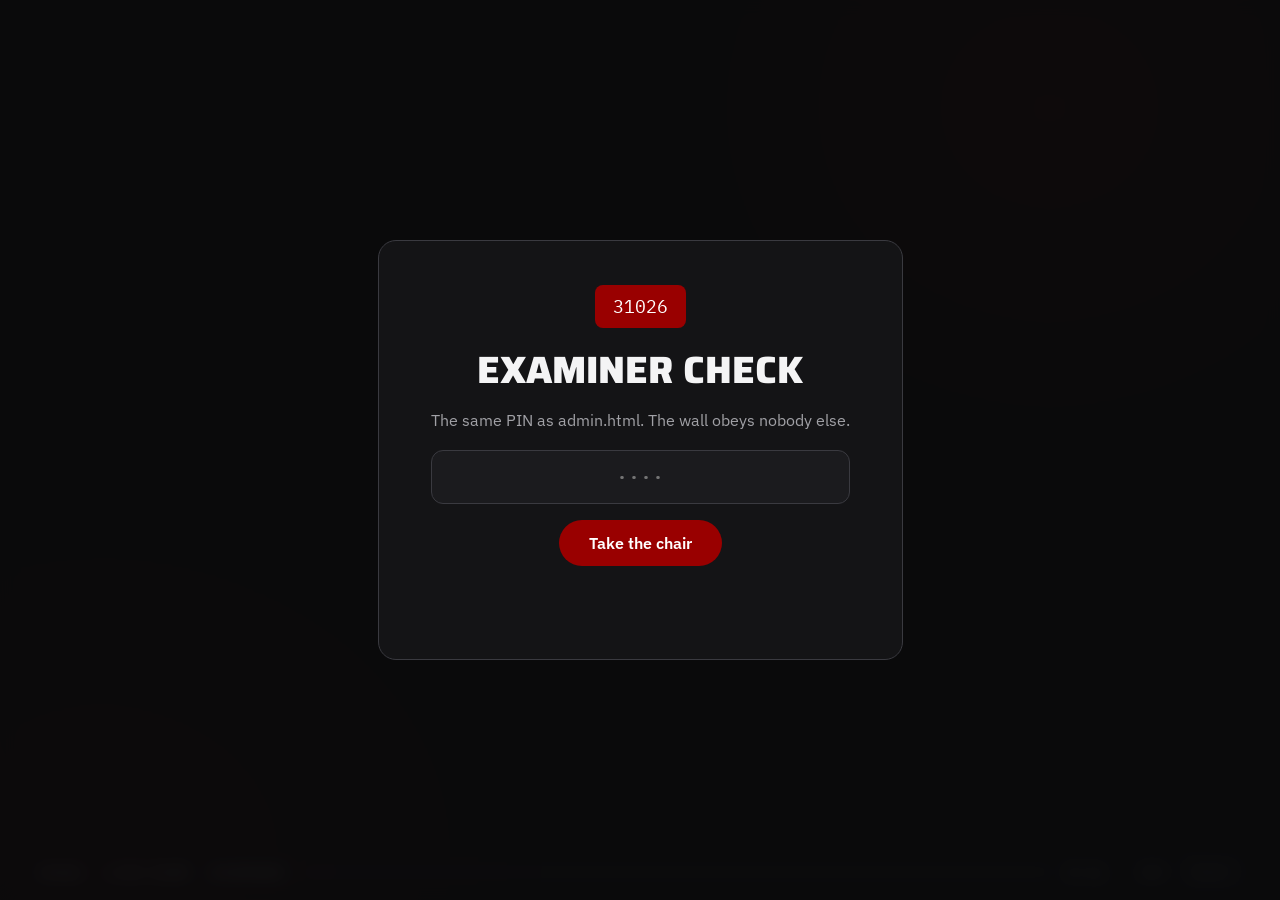
<file: quiz-live-host.html>
<!doctype html>
<html lang="en">
<head>
<meta charset="utf-8">
<meta name="viewport" content="width=device-width, initial-scale=1">
<meta name="robots" content="noindex">
<title>31026 · Live Exam · Examiner</title>
<link rel="icon" href="assets/favicon.svg?v=33" type="image/svg+xml">

<link rel="preconnect" href="https://fonts.googleapis.com">
<link rel="preconnect" href="https://fonts.gstatic.com" crossorigin>
<link rel="stylesheet"
      href="https://fonts.googleapis.com/css2?family=Saira:wght@500;600;800&family=IBM+Plex+Sans:wght@400;500;600&family=IBM+Plex+Mono:wght@400;500&display=swap">

<!-- ==========================================================================
     THE EXAMINER'S CONSOLE
     ==========================================================================
     The projector half of the live quiz. Runs on the laptop, drives the wall,
     and is the only page that ever writes quiz_state, always through the
     PIN-gated quiz_set_state function. The PIN is the same one admin.html
     uses, entered once and kept in this browser's localStorage. The phones
     (quiz-live.html) follow whatever this page does, about two seconds behind.

     THE ANSWER KEY IS IN THIS FILE and in no file a phone loads. It reaches
     the database one letter at a time, at the moment of each reveal.

     HOW TO DRIVE IT
       →  space  click        next (opens the question; on the film slide,
                              first press rolls the film, second opens options)
       ←                      back
       enter  or  R           reveal the answer (freezes the wall, bars rise)
       L                      leaderboard overlay on / off
       T                      thirty second countdown
       F                      fullscreen        M  sound        ?  help
       Delete, or the RESET
       button in the HUD      wipe the whole game. Always asks first.

     AFTER THE PODIUM the deck keeps going: the correction round replays
     every question with the correct answer pre-lit and the room's votes as
     bars, one keypress each, while every phone re-shows its own verdict.
     The final slide sends the phones back to their rank and score.

     ON THE NIGHT: open this page, enter the PIN, press Delete to wipe the
     dry-run, and leave the lobby QR on the wall while people trickle in.

     The paper deck (quiz.html + quiz-sheet.html) remains the fallback that
     works when the wifi does not.
     ========================================================================== -->

<style>
  :root {
    --bg: #0B0B0C; --surface: #141416; --surface-2: #1B1B1E;
    --ink: #F4F4F5; --ink-dim: #A1A1A6; --ink-faint: #6E6E73;
    --accent: #990000; --accent-lit: #E83F48;
    --rule: #2A2A2E; --rule-lit: #3A3A40;
    --display: 'Saira', 'Arial Narrow', system-ui, sans-serif;
    --body: 'IBM Plex Sans', system-ui, -apple-system, sans-serif;
    --mono: 'IBM Plex Mono', ui-monospace, Menlo, monospace;
    --ease-out: cubic-bezier(0.23, 1, 0.32, 1);
    --ease-both: cubic-bezier(0.65, 0, 0.35, 1);
  }
  * { box-sizing: border-box; }
  html, body { height: 100%; }
  body {
    margin: 0; background: var(--bg); color: var(--ink);
    font-family: var(--body); overflow: hidden;
    -webkit-font-smoothing: antialiased;
  }
  body.no-cursor { cursor: none; }

  .ambient {
    position: fixed; inset: 0; z-index: 0; pointer-events: none;
    background:
      radial-gradient(42% 55% at 82% 12%, rgba(153,0,0,0.16), transparent 70%),
      radial-gradient(50% 60% at 8% 95%, rgba(153,0,0,0.10), transparent 70%);
    animation: breathe 14s var(--ease-both) infinite alternate;
  }
  @keyframes breathe {
    from { transform: scale(1); opacity: .85; }
    to   { transform: translate3d(-2%,1.5%,0) scale(1.06); opacity: 1; }
  }
  .vignette {
    position: fixed; inset: 0; z-index: 1; pointer-events: none;
    background: radial-gradient(120% 120% at 50% 45%, transparent 55%, rgba(0,0,0,0.5) 100%);
  }

  .stage { position: fixed; inset: 0; z-index: 2; }
  .slide {
    position: absolute; inset: 0;
    display: flex; flex-direction: column; justify-content: center;
    padding: clamp(24px, 6vh, 72px) clamp(28px, 7vw, 110px);
    visibility: hidden; pointer-events: none;
  }
  .slide.is-active { visibility: visible; pointer-events: auto; }
  .slide .fx {
    position: absolute; inset: 0;
    display: flex; flex-direction: column; justify-content: center;
    padding: inherit;
    opacity: 0;
    transition: opacity .55s var(--ease-out), transform .65s var(--ease-out),
                clip-path .65s var(--ease-out);
    will-change: transform, opacity, clip-path;
  }
  .slide[data-fx="wipe"] .fx { clip-path: inset(0 100% 0 0); transform: translateX(4%); }
  .slide[data-fx="rise"] .fx { clip-path: inset(100% 0 0 0); transform: translateY(6%); }
  .slide[data-fx="zoom"] .fx { clip-path: inset(8% 8% 8% 8% round 24px); transform: scale(1.08); }
  .slide.is-active .fx { opacity: 1; transform: none; clip-path: inset(0 0 0 0); }

  .cas {
    opacity: 0; transform: translateY(26px);
    transition: opacity .5s var(--ease-out), transform .6s var(--ease-out);
  }
  .is-active .cas {
    opacity: 1; transform: none;
    transition-delay: calc(0.18s + var(--i, 0) * 0.07s);
  }

  .ghost {
    position: absolute; right: -1vw; bottom: -9vh; z-index: -1;
    font-family: var(--display); font-weight: 800; line-height: 1;
    font-size: clamp(240px, 46vh, 560px);
    color: transparent;
    -webkit-text-stroke: 2px rgba(153,0,0,0.32);
    opacity: 0; transform: translateX(60px);
    transition: opacity .9s var(--ease-out) .25s, transform 1.1s var(--ease-out) .25s;
    user-select: none;
  }
  .is-active .ghost { opacity: 1; transform: none; }

  .kicker {
    font-family: var(--mono); font-size: clamp(13px, 1.6vh, 17px);
    letter-spacing: 0.14em; text-transform: uppercase;
    color: var(--accent-lit);
    display: flex; align-items: center; gap: 14px;
    margin-bottom: clamp(14px, 2.6vh, 26px);
  }
  .kicker::after {
    content: ''; height: 1px; flex: 0 1 180px;
    background: linear-gradient(90deg, var(--accent), transparent);
    transform: scaleX(0); transform-origin: left;
    transition: transform .8s var(--ease-out) .5s;
  }
  .is-active .kicker::after { transform: scaleX(1); }
  .t-center .kicker { justify-content: center; white-space: nowrap; }
  .t-center .kicker::after { display: none; }
  .t-center { align-items: center; text-align: center; }

  .qtext {
    font-family: var(--display); font-weight: 800;
    font-size: clamp(28px, 5vh, 54px);
    line-height: 1.12; text-wrap: balance;
    margin: 0 0 clamp(18px, 3.6vh, 36px);
    max-width: 26ch;
  }
  .t-center .qtext { max-width: none; }
  .headline {
    font-family: var(--display); font-weight: 800;
    font-size: clamp(48px, 13vh, 130px);
    line-height: 0.98; text-transform: uppercase;
    margin: clamp(12px, 2.5vh, 24px) 0 0;
  }
  .headline em { font-style: normal; color: var(--accent-lit); }
  .sub {
    font-size: clamp(15px, 2.3vh, 21px); color: var(--ink-dim);
    max-width: 56ch; line-height: 1.55; margin: clamp(12px, 2.2vh, 20px) auto 0;
    text-wrap: pretty;
  }
  .sub b { color: var(--ink); }
  .mono { font-family: var(--mono); }
  .badge {
    font-family: var(--mono); font-size: clamp(15px, 2vh, 20px);
    background: var(--accent); color: #fff;
    padding: 10px 18px; border-radius: 8px; display: inline-block;
  }

  /* --- options + live bars ---------------------------------------------- */
  .opts { display: grid; gap: clamp(8px, 1.4vh, 13px); max-width: 1100px; }
  .opts.cols2 { grid-template-columns: 1fr 1fr; column-gap: clamp(16px, 2.5vw, 32px); }
  .opt {
    position: relative; overflow: hidden;
    display: flex; align-items: center; gap: clamp(12px, 1.6vw, 20px);
    padding: clamp(9px, 1.5vh, 14px) clamp(14px, 1.8vw, 22px);
    border: 1px solid var(--rule-lit); border-radius: 12px;
    background: rgba(20,20,22,0.6);
    font-size: clamp(15px, 2.4vh, 25px); line-height: 1.3; font-weight: 500;
    transition: opacity .45s var(--ease-out), transform .5s var(--ease-out),
                background .45s, border-color .45s, box-shadow .45s;
  }
  .opts.long .opt { font-size: clamp(13px, 1.9vh, 19px); }
  .opt .tag {
    font-family: var(--mono); font-size: 0.72em;
    width: 2.1em; height: 2.1em; flex: none;
    display: grid; place-items: center;
    border: 1px solid var(--rule-lit); border-radius: 8px; color: var(--ink-dim);
    position: relative; z-index: 1;
  }
  .opt .txt { position: relative; z-index: 1; }
  .opt .bar {
    position: absolute; inset: 0; z-index: 0;
    background: var(--surface-2);
    transform: scaleX(0); transform-origin: left;
    transition: transform .9s var(--ease-out);
  }
  .opt .cnt {
    position: relative; z-index: 1; margin-left: auto;
    font-family: var(--mono); font-size: 0.8em; color: var(--ink-dim);
    opacity: 0; transition: opacity .4s .5s;
  }
  .is-revealed .opt .bar { transform: scaleX(var(--w, 0)); }
  .is-revealed .opt .cnt { opacity: 1; }
  .is-revealed .opt { opacity: 0.45; }
  .is-revealed .opt.hit {
    opacity: 1; transform: scale(1.02);
    border-color: var(--accent-lit); color: #fff;
    box-shadow: 0 12px 60px rgba(153,0,0,0.45);
    animation: punch .6s var(--ease-out);
  }
  .is-revealed .opt.hit .bar { background: var(--accent); }
  .is-revealed .opt.hit .tag { border-color: rgba(255,255,255,0.6); color: #fff; }
  .is-revealed .opt.hit .cnt { color: #fff; }
  @keyframes punch { 0% { transform: scale(0.97); } 45% { transform: scale(1.05); } 100% { transform: scale(1.02); } }

  /* Dealt one at a time: veiled elements wait for the examiner's hand.
     .veil beats the .cas entrance because it is the more specific selector. */
  .is-active .cas.veil { opacity: 0; transform: translateY(34px) scale(0.97); pointer-events: none; }
  .opt.dealt { animation: dealt .55s var(--ease-out); }
  @keyframes dealt {
    0%   { opacity: 0; transform: translateY(34px) scale(0.94) rotate(0.6deg); }
    55%  { opacity: 1; transform: translateY(-5px) scale(1.03); }
    100% { opacity: 1; transform: none; }
  }
  .opt.dealt .tag { animation: tagflash .7s var(--ease-out); }
  @keyframes tagflash {
    0%, 35% { background: var(--accent); color: #fff; border-color: var(--accent-lit); transform: scale(1.15) rotate(-4deg); }
    100%    { background: transparent; transform: none; }
  }

  /* SORT questions: single column, a little tighter, and at the truth the
     rows walk into their true order wearing rank numerals */
  .opts.sortq .opt { font-size: clamp(14px, 2.15vh, 22px); padding: clamp(7px, 1.2vh, 11px) clamp(14px, 1.8vw, 22px); }
  .opt .rank {
    display: none; flex: none; width: 1.9em; height: 1.9em; place-items: center;
    border-radius: 50%; background: var(--accent); color: #fff;
    font-size: 0.8em; position: relative; z-index: 1;
  }
  .opts.ranked .opt .rank { display: grid; }
  .is-revealed .opts.ranked .opt { opacity: 1; border-color: var(--rule-lit); }
  .is-revealed .opts.ranked .opt .bar { background: rgba(153,0,0,0.35); }

  /* the split of the room, before the verdict: bars and numbers, no dimming */
  .is-counted .opt .bar { transform: scaleX(var(--w, 0)); }
  .is-counted .opt .cnt { opacity: 1; }

  /* the corner standings: top five, unveiled with the verdict */
  .miniboard {
    position: fixed; top: clamp(16px, 3vh, 34px); right: clamp(18px, 3vw, 40px);
    z-index: 62; width: clamp(250px, 23vw, 340px);
    background: rgba(20,20,22,0.94); border: 1px solid var(--rule-lit);
    border-radius: 14px; padding: 15px 15px 9px;
    box-shadow: 0 24px 80px rgba(0,0,0,0.6);
    opacity: 0; transform: translateX(36px) rotate(1deg) scale(0.95);
    pointer-events: none;
    transition: opacity .45s var(--ease-out), transform .55s var(--ease-out);
  }
  .miniboard.on { opacity: 1; transform: none; }
  .miniboard .mtitle {
    font-family: var(--mono); font-size: 11px; letter-spacing: 0.16em;
    text-transform: uppercase; color: var(--ink-faint); margin: 0 0 9px;
  }
  .mrow {
    display: flex; align-items: baseline; gap: 10px;
    padding: 5px 4px; font-size: 15px;
    opacity: 0; transform: translateX(20px);
  }
  .miniboard.on .mrow { animation: mIn .45s var(--ease-out) forwards; animation-delay: calc(var(--i) * 0.1s + 0.2s); }
  @keyframes mIn { to { opacity: 1; transform: none; } }
  .mrow .mr { font-family: var(--mono); font-size: 11.5px; color: var(--ink-faint); width: 1.7em; flex: none; }
  .mrow .mn { flex: 1; overflow: hidden; white-space: nowrap; text-overflow: ellipsis; color: var(--ink-dim); }
  .mrow .mp { font-family: var(--mono); font-size: 12.5px; color: var(--ink-faint); }
  .mrow.top .mn { color: var(--ink); font-weight: 600; }
  .mrow.top .mr, .mrow.top .mp { color: var(--accent-lit); }

  /* answered-so-far chip on question slides */
  .answering {
    margin-top: clamp(14px, 2.6vh, 24px);
    font-family: var(--mono); font-size: clamp(13px, 1.8vh, 17px);
    color: var(--ink-dim); display: flex; align-items: center; gap: 12px;
  }
  .answering .n { color: var(--accent-lit); font-size: 1.3em; }
  .answering .pulse {
    width: 9px; height: 9px; border-radius: 50%; background: var(--accent-lit);
    animation: blink 1.4s var(--ease-both) infinite;
  }
  @keyframes blink { 50% { opacity: 0.25; } }

  /* --- lobby -------------------------------------------------------------- */
  .lobby { display: flex; gap: clamp(30px, 6vw, 90px); align-items: center; }
  .lobby .left { flex: 1; }
  .lobby .left .sub { margin-left: 0; }
  .qrcard {
    flex: none; background: #fff; border-radius: 20px;
    padding: clamp(16px, 2.6vh, 26px);
    width: clamp(220px, 34vh, 340px);
    box-shadow: 0 30px 90px rgba(0,0,0,0.6), 0 0 0 1px rgba(255,255,255,0.08);
    transform: rotate(2deg);
  }
  .qrcard svg { display: block; width: 100%; height: auto; }
  .qrcard .cap {
    text-align: center; font-family: var(--mono); font-size: 11px;
    color: #131315; margin-top: 10px; letter-spacing: 0.05em;
  }
  .joiners {
    margin-top: clamp(16px, 3vh, 28px);
    display: flex; flex-wrap: wrap; gap: 8px; max-width: 620px;
    min-height: 44px; align-content: flex-start;
  }
  .joiner {
    font-family: var(--mono); font-size: clamp(12px, 1.7vh, 16px);
    border: 1px solid var(--rule-lit); border-radius: 999px;
    background: var(--surface); color: var(--ink-dim);
    padding: 7px 14px;
    animation: joinerIn .5s var(--ease-out) backwards;
  }
  @keyframes joinerIn {
    from { opacity: 0; transform: translateY(14px) scale(0.9); }
    to   { opacity: 1; transform: none; }
  }
  .joincount { font-family: var(--mono); color: var(--accent-lit); font-size: clamp(16px, 2.6vh, 24px); margin-top: clamp(14px, 2.6vh, 24px); }

  /* --- leaderboard overlay ------------------------------------------------ */
  .boardwrap {
    position: fixed; inset: 0; z-index: 45;
    display: flex; flex-direction: column; justify-content: center;
    padding: clamp(24px, 6vh, 72px) clamp(28px, 8vw, 140px);
    background: rgba(11,11,12,0.92); backdrop-filter: blur(10px);
    opacity: 0; visibility: hidden; transform: scale(1.04);
    transition: opacity .45s var(--ease-out), transform .5s var(--ease-out), visibility 0s .45s;
  }
  body.board-open .boardwrap {
    opacity: 1; visibility: visible; transform: none;
    transition: opacity .45s var(--ease-out), transform .5s var(--ease-out);
  }
  .boardrows { display: grid; gap: clamp(8px, 1.5vh, 14px); max-width: 900px; }
  .brow {
    position: relative; overflow: hidden;
    display: flex; align-items: center; gap: 16px;
    border: 1px solid var(--rule-lit); border-radius: 12px;
    padding: clamp(9px, 1.6vh, 15px) 18px;
    background: var(--surface);
    opacity: 0; transform: translateX(-30px);
    transition: opacity .5s var(--ease-out), transform .55s var(--ease-out);
  }
  body.board-open .brow { opacity: 1; transform: none; transition-delay: calc(var(--i) * 0.08s); }
  .brow .bbar {
    position: absolute; inset: 0; background: var(--surface-2);
    transform: scaleX(var(--w, 0)); transform-origin: left;
    transition: transform .9s var(--ease-out) calc(0.2s + var(--i) * 0.08s);
  }
  .brow.first .bbar { background: var(--accent); }
  .brow > span { position: relative; }
  .brow .rk { font-family: var(--mono); color: var(--ink-dim); width: 2.4em; }
  .brow.first .rk, .brow.first .bp { color: #fff; }
  .brow.first { color: #fff; border-color: var(--accent-lit); }
  .brow .bn { font-family: var(--display); font-weight: 600; font-size: clamp(17px, 2.8vh, 28px); overflow: hidden; text-overflow: ellipsis; white-space: nowrap; }
  .brow .bp { margin-left: auto; font-family: var(--mono); color: var(--accent-lit); font-size: clamp(15px, 2.4vh, 24px); }

  /* --- podium ------------------------------------------------------------- */
  .podium { display: flex; align-items: flex-end; justify-content: center; gap: clamp(14px, 2.5vw, 30px); margin-top: clamp(18px, 4vh, 40px); }
  .pod {
    width: clamp(140px, 18vw, 240px); border-radius: 14px 14px 0 0;
    background: var(--surface-2); border: 1px solid var(--rule-lit); border-bottom: 0;
    display: flex; flex-direction: column; align-items: center; justify-content: flex-start;
    padding: 16px 10px 0; text-align: center;
    transform: translateY(101%); opacity: 0;
    animation: podRise .8s var(--ease-out) forwards;
  }
  .pod .medal { font-size: clamp(26px, 5vh, 44px); }
  .pod .pname { font-family: var(--display); font-weight: 800; font-size: clamp(17px, 3vh, 30px); line-height: 1.1; overflow-wrap: anywhere; }
  .pod .ppts { font-family: var(--mono); color: var(--ink-dim); margin-top: 4px; font-size: clamp(12px, 1.8vh, 16px); }
  .pod.p1 { height: clamp(180px, 34vh, 320px); background: var(--accent); border-color: var(--accent-lit); animation-delay: 1.1s; }
  .pod.p1 .ppts { color: rgba(255,255,255,0.8); }
  .pod.p2 { height: clamp(130px, 25vh, 240px); animation-delay: 0.5s; }
  .pod.p3 { height: clamp(95px, 18vh, 180px); animation-delay: 0.1s; }
  @keyframes podRise { to { transform: none; opacity: 1; } }
  .podwrap { overflow: hidden; padding-top: 10px; }

  /* --- film --------------------------------------------------------------- */
  .film {
    position: fixed; inset: 0; z-index: 40; background: #000;
    opacity: 0; visibility: hidden; transform: scale(1.06);
    transition: opacity .6s var(--ease-out), transform .7s var(--ease-out), visibility 0s .6s;
  }
  body.film-open .film {
    opacity: 1; visibility: visible; transform: none;
    transition: opacity .6s var(--ease-out), transform .7s var(--ease-out);
  }
  body.film-dim .film { opacity: 0.18; transform: scale(0.98); pointer-events: none; z-index: 1; }
  .film video { width: 100%; height: 100%; object-fit: contain; background: #000; }
  .film .missing[hidden] { display: none; }   /* the hidden attribute must actually win over display:grid */
  .film .missing { position: absolute; inset: 0; display: grid; place-items: center; text-align: center; padding: 40px; }
  .film .missing div { border: 1px dashed var(--rule-lit); border-radius: 16px; padding: 40px 50px; max-width: 560px; }
  .film .missing b { font-family: var(--display); font-size: clamp(22px, 4vh, 34px); display: block; }
  .film .missing p { color: var(--ink-dim); font-size: 15px; line-height: 1.5; }

  /* --- intermission / timer ---------------------------------------------- */
  .silence-count {
    font-family: var(--mono); font-size: clamp(90px, 26vh, 260px); line-height: 1;
    font-variant-numeric: tabular-nums; margin: clamp(10px, 3vh, 30px) 0 0;
  }
  .silence-count.warn { color: var(--accent-lit); }
  .silence-hint { font-family: var(--mono); font-size: clamp(12px, 1.7vh, 16px); color: var(--ink-faint); letter-spacing: 0.12em; text-transform: uppercase; }

  /* The memorial. A round portrait sharp in the middle of its own blurred
     enlargement, and a name set at headline size, because respect scales. */
  .memorial-bg {
    position: absolute; inset: -40px; z-index: 0;
    background-size: cover; background-position: center 18%;
    filter: blur(34px) brightness(0.32) saturate(0.9);
    transform: scale(1.08);
  }
  .memorial-img {
    width: clamp(170px, 32vh, 330px); aspect-ratio: 1/1;
    border-radius: 50%;
    background-size: cover; background-position: center 12%;
    margin: 0 auto clamp(12px, 2.2vh, 24px);
    box-shadow: 0 30px 90px rgba(0,0,0,0.75), 0 0 0 4px rgba(255,255,255,0.16), 0 0 80px rgba(153,0,0,0.35);
  }
  .memorial-bg { transition: opacity .9s var(--ease-out); }
  .memorial-bg.veil { opacity: 0; }
  .memorial-name {
    font-family: var(--display); font-weight: 800;
    font-size: clamp(44px, 10vh, 100px); line-height: 1;
    text-transform: uppercase; letter-spacing: 0.01em;
    margin: 0 0 clamp(6px, 1.2vh, 14px);
    text-shadow: 0 6px 40px rgba(0,0,0,0.8);
  }

  .ring {
    position: fixed; top: clamp(16px, 3vh, 34px); right: clamp(18px, 3vw, 40px); z-index: 60;
    width: 76px; height: 76px; border-radius: 50%;
    display: grid; place-items: center;
    font-family: var(--mono); font-size: 22px; font-variant-numeric: tabular-nums;
    background: conic-gradient(var(--accent-lit) calc(var(--p, 0) * 1turn), var(--rule) 0);
    opacity: 0; transform: scale(0.7); pointer-events: none;
    transition: opacity .3s, transform .3s var(--ease-out);
  }
  .ring::before { content: ''; position: absolute; inset: 5px; border-radius: 50%; background: var(--surface); }
  .ring span { position: relative; }
  .ring.on { opacity: 1; transform: none; }
  .ring.warn { color: var(--accent-lit); }

  .nextcue {
    position: fixed; right: clamp(18px, 3vw, 40px); bottom: 46px; z-index: 61;
    font-size: 11.5px; letter-spacing: 0.16em; text-transform: uppercase;
    color: var(--ink-faint); opacity: 0.7;
  }

  body.shake .stage { animation: quake .4s linear; }
  @keyframes quake {
    0%,100% { transform: translate(0,0); }
    20% { transform: translate(-10px,4px); } 40% { transform: translate(9px,-6px); }
    60% { transform: translate(-7px,-3px); } 80% { transform: translate(5px,5px); }
  }

  /* --- HUD ----------------------------------------------------------------- */
  .hud {
    position: fixed; left: 0; right: 0; bottom: 0; z-index: 62;
    display: flex; align-items: center; gap: 18px;
    padding: 14px clamp(18px, 3vw, 40px) 16px;
    font-family: var(--mono); font-size: 12.5px; color: var(--ink-faint);
    transition: opacity .4s, transform .4s;
  }
  body.hud-hidden .hud { opacity: 0; transform: translateY(10px); pointer-events: none; }
  .hud .track { flex: 1; height: 2px; background: var(--rule); border-radius: 2px; overflow: hidden; }
  .hud .fill { height: 100%; width: 0%; background: var(--accent-lit); transition: width .5s var(--ease-both); }
  .hud .chip { white-space: nowrap; color: var(--ink-dim); letter-spacing: 0.06em; }
  .hud .warnchip { color: var(--accent-lit); }
  .hud .snd { cursor: pointer; user-select: none; }
  .hud .snd.off { text-decoration: line-through; opacity: 0.6; }
  .hud .rst {
    cursor: pointer; user-select: none;
    border: 1px solid var(--rule-lit); border-radius: 6px; padding: 3px 9px;
    transition: color .2s, border-color .2s;
  }
  .hud .rst:hover { color: var(--accent-lit); border-color: var(--accent-lit); }

  /* --- overlays ------------------------------------------------------------ */
  .overlay {
    position: fixed; inset: 0; z-index: 80;
    display: grid; place-items: center;
    background: rgba(11,11,12,0.85); backdrop-filter: blur(8px);
    opacity: 1; transition: opacity .4s var(--ease-out), visibility 0s .4s;
  }
  .overlay.hidden { opacity: 0; visibility: hidden; pointer-events: none; }
  .panel {
    background: var(--surface); border: 1px solid var(--rule-lit); border-radius: 18px;
    padding: clamp(26px, 5vh, 44px) clamp(28px, 5vw, 52px);
    max-width: 620px; text-align: center;
  }
  .panel h2 { font-family: var(--display); font-weight: 800; font-size: clamp(24px, 4.5vh, 38px); margin: 12px 0 8px; text-transform: uppercase; }
  .panel p { color: var(--ink-dim); font-size: 15.5px; line-height: 1.55; margin: 0 0 18px; }
  .panel input {
    width: 100%; appearance: none;
    background: var(--surface-2); color: var(--ink);
    border: 1px solid var(--rule-lit); border-radius: 12px;
    font: 500 20px/1.2 var(--mono); text-align: center;
    padding: 14px 16px; outline: none; margin-bottom: 16px;
  }
  .panel input:focus { border-color: var(--accent-lit); }
  .panel button {
    appearance: none; cursor: pointer; border: 0; border-radius: 999px;
    background: var(--accent); color: #fff;
    font: 600 16px/1 var(--body); padding: 15px 30px;
    transition: transform .15s var(--ease-out);
  }
  .panel button:active { transform: scale(0.97); }
  .panel .ghostbtn { background: transparent; border: 1px solid var(--rule-lit); color: var(--ink-dim); margin-left: 10px; }
  .panel .err { color: var(--accent-lit); font-size: 14px; min-height: 1.3em; margin-top: 12px; }
  .panel.shake { animation: quake .4s linear; }
  .panel .keys { display: grid; grid-template-columns: auto 1fr; gap: 8px 18px; text-align: left; font-size: 14px; margin: 0 auto 22px; max-width: 460px; }
  .panel .keys kbd {
    font-family: var(--mono); font-size: 12.5px; color: var(--ink);
    background: var(--surface-2); border: 1px solid var(--rule-lit); border-bottom-width: 2px;
    border-radius: 6px; padding: 3px 9px; white-space: nowrap; justify-self: start;
  }
  .panel .keys span { color: var(--ink-dim); align-self: center; }

  #confetti { position: fixed; inset: 0; z-index: 70; pointer-events: none; }

  @media (prefers-reduced-motion: reduce) {
    *, *::before, *::after {
      animation-duration: 0.001s !important;
      transition-duration: 0.15s !important;
      transition-delay: 0s !important;
    }
  }
</style>
</head>
<body>

<div class="ambient"></div>
<div class="vignette"></div>
<div class="stage" id="stage"></div>

<div class="boardwrap" id="board"></div>

<div class="film" id="film">
  <video id="qvideo" src="assets/quiz-video-new.mp4?v=33" preload="metadata" playsinline></video>
  <div class="missing" id="filmMissing" hidden>
    <div>
      <b>Reel missing</b>
      <p class="mono">assets/quiz-video-new.mp4</p>
      <p>Drop the file in and this panel becomes the evidence. The question works either way.</p>
    </div>
  </div>
</div>

<canvas id="confetti"></canvas>
<div class="ring" id="ring"><span id="ringNum">30</span></div>

<div class="nextcue mono" id="nextCue" hidden></div>
<div class="miniboard" id="miniBoard"></div>

<div class="hud" id="hud">
  <span class="chip">31026 · LIVE EXAM · EXAMINER</span>
  <div class="track"><div class="fill" id="fill"></div></div>
  <span class="chip" id="joinedChip">0 in</span>
  <span class="chip" id="ansChip"></span>
  <span class="chip warnchip" id="pinChip" hidden>PIN?</span>
  <span class="snd" id="snd" title="M">SND</span>
  <span class="rst" id="resetBtn" title="Delete key does the same. Always asks first.">RESET</span>
</div>

<!-- PIN gate -->
<div class="overlay" id="pinOverlay">
  <div class="panel" id="pinPanel">
    <span class="badge mono">31026</span>
    <h2>Examiner check</h2>
    <p>The same PIN as admin.html. The wall obeys nobody else.</p>
    <input id="pinInput" type="password" autocomplete="off" placeholder="····">
    <br>
    <button type="button" id="pinBtn">Take the chair</button>
    <p class="err" id="pinErr"></p>
  </div>
</div>

<!-- tie breaker truth input -->
<div class="overlay hidden" id="tbOverlay">
  <div class="panel">
    <h2>The official count</h2>
    <p>How many bestemmie, really? The number goes on the wall and every guess is paid by distance: 150 for exact, nothing at double or zero.</p>
    <input id="tbTruth" type="text" inputmode="numeric" placeholder="0">
    <br>
    <button type="button" id="tbGo">Reveal it</button>
    <button type="button" class="ghostbtn" id="tbCancel">Not yet</button>
  </div>
</div>

<!-- reset confirm -->
<div class="overlay hidden" id="resetOverlay">
  <div class="panel">
    <h2>Wipe the game?</h2>
    <p>Every player, every answer, back to the lobby. For dry runs, and once before doors. There is no undo.</p>
    <button type="button" id="resetGo">Wipe it</button>
    <button type="button" class="ghostbtn" id="resetCancel">Keep it</button>
    <p class="perr" id="resetErr" style="min-height:1.2em;margin:12px 0 0;color:var(--accent-lit);font-size:14px"></p>
  </div>
</div>

<!-- help -->
<div class="overlay hidden" id="helpOverlay">
  <div class="panel">
    <h2>Controls</h2>
    <div class="keys">
      <kbd>→ · space · click</kbd><span>one act at a time: deal each option, open the floor, show the split, then the truth</span>
      <kbd>enter / R</kbd><span>skip ahead one act (deals the rest at once)</span>
      <kbd>←</kbd><span>previous slide</span>
      <kbd>L</kbd><span>leaderboard on / off</span>
      <kbd>T</kbd><span>30 second countdown</span>
      <kbd>F</kbd><span>fullscreen</span>
      <kbd>M</kbd><span>sound on / off</span>
      <kbd>delete · RESET</kbd><span>wipe the whole game (always asks first)</span>
    </div>
    <p>The silences take two presses: first the bare 30, then the reason and
    the count together. After the podium, → keeps going: the correction round
    walks every question with the truth lit and the room's votes as bars.</p>
    <button type="button" onclick="document.getElementById('helpOverlay').classList.add('hidden')">Back to the exam</button>
  </div>
</div>

<script src="config.js?v=33"></script>
<script src="quiz-data.js?v=33"></script>
<script>
(function () {
  'use strict';

  /* =========================================================================
     THE ANSWER KEY. The only copy a projector ever loads. Letters match
     quiz-data.js option order; TB truth is asked for live at reveal time,
     so the number does not need to exist before the night.
     ========================================================================= */
  /* Renumbered 2026-09-05: the favourite-AI question retired (the thesis one
     took slot 3), the ranking retired outright. Thirteen questions remain. */
  var ANSWERS = {
    1: 'B', 2: 'B', 3: 'B', 4: 'D', 5: 'B', 6: 'B',
    7: 'C',        /* bachelor's graduation, 8 PM (owner, 2026-09-26) */
    8: 'CEAFBD',   /* the SORT: display letters in true order, least minded to most hated */
    9: 'B', 10: 'D',
    11: 'AB',      /* two right answers: VEERY NIIIICEEE and Porco dio */
    12: 'D', 13: 'C',
  };

  var P = (window.PARTY_CONFIG && window.PARTY_CONFIG.photos) || {};
  var BASE = P.supabaseUrl || '';
  var KEY = P.supabaseKey || '';
  var QUIZ = window.QUIZ_LIVE;
  var LETTERS = 'ABCDEFGHI';
  var TB_N = QUIZ.tb.n;
  var reduceMotion = matchMedia('(prefers-reduced-motion: reduce)').matches;

  var store = {
    get: function (k) { try { return localStorage.getItem('c03102.' + k); } catch (e) { return null; } },
    set: function (k, v) { try { localStorage.setItem('c03102.' + k, String(v)); } catch (e) {} },
  };
  var pin = store.get('admin') || null;

  function api(path, opts) {
    opts = opts || {};
    opts.headers = Object.assign({
      apikey: KEY, Authorization: 'Bearer ' + KEY,
      'Content-Type': 'application/json',
    }, opts.headers || {});
    return fetch(BASE + '/rest/v1/' + path, opts);
  }
  function rpc(name, args) {
    return api('rpc/' + name, { method: 'POST', body: JSON.stringify(args) })
      .then(function (r) { return r.ok ? r.json() : Promise.reject(r.status); });
  }

  function esc(s) {
    return String(s).replace(/[&<>"]/g, function (c) {
      return { '&': '&amp;', '<': '&lt;', '>': '&gt;', '"': '&quot;' }[c];
    });
  }
  function pad(n) { return String(n).padStart(2, '0'); }
  function h(tag, cls, html) {
    var el = document.createElement(tag);
    if (cls) el.className = cls;
    if (html != null) el.innerHTML = html;
    return el;
  }

  /* =========================================================================
     SLIDES. Lobby, fifteen questions, two silences, tie breaker, podium.
     ========================================================================= */
  var SLIDES = [{ t: 'lobby' }];
  QUIZ.questions.forEach(function (q) {
    SLIDES.push({ t: 'q', q: q });
    if (q.n === 8) SLIDES.push({ t: 'break', title: 'A moment of silence',
      name: 'Oliver Tree', img: 'assets/oliver-tree.jpg',
      line: 'Thirty seconds of respect for the death of <b>Oliver Tree</b>.' });
  });
  SLIDES.push({ t: 'break', title: 'A second silence', line: 'Thirty seconds of respect for <b>me</b>, who will never get to see him live. Like, ever.' });
  SLIDES.push({ t: 'tb' });
  SLIDES.push({ t: 'podium' });
  /* The correction round: after the podium, every question again with the
     truth pre-lit and the room's own vote bars, one keypress each. This is
     where the host explains himself. Phones follow: each slide re-shows
     every guest their own verdict for that question. */
  QUIZ.questions.forEach(function (q) { SLIDES.push({ t: 'ans', q: q }); });
  SLIDES.push({ t: 'fin' });

  var stage = document.getElementById('stage');
  var FX = ['wipe', 'rise', 'zoom'];

  var QR_SVG = '<svg xmlns="http://www.w3.org/2000/svg" viewBox="0 0 37 37" shape-rendering="crispEdges"><path fill="#ffffff" d="M0 0h37v37H0z"/><path stroke="#000000" d="M0 0.5h7m2 0h1m3 0h2m1 0h3m1 0h1m2 0h1m1 0h2m1 0h1m1 0h7M0 1.5h1m5 0h1m3 0h1m1 0h1m3 0h1m2 0h1m1 0h1m2 0h5m1 0h1m5 0h1M0 2.5h1m1 0h3m1 0h1m1 0h2m1 0h6m2 0h5m2 0h2m2 0h1m1 0h3m1 0h1M0 3.5h1m1 0h3m1 0h1m1 0h1m1 0h1m2 0h1m2 0h2m1 0h1m2 0h4m1 0h1m2 0h1m1 0h3m1 0h1M0 4.5h1m1 0h3m1 0h1m1 0h1m3 0h3m3 0h2m3 0h1m4 0h1m1 0h1m1 0h3m1 0h1M0 5.5h1m5 0h1m1 0h2m1 0h4m3 0h1m1 0h2m2 0h1m1 0h3m1 0h1m5 0h1M0 6.5h7m1 0h1m1 0h1m1 0h1m1 0h1m1 0h1m1 0h1m1 0h1m1 0h1m1 0h1m1 0h1m1 0h1m1 0h7M8 7.5h1m2 0h3m1 0h1m3 0h1m1 0h1m1 0h1m2 0h2M0 8.5h1m1 0h5m4 0h3m4 0h1m1 0h1m1 0h5m1 0h1m1 0h5M0 9.5h1m3 0h2m2 0h2m1 0h1m3 0h2m5 0h4m2 0h1m2 0h1m1 0h3M0 10.5h2m1 0h1m2 0h5m9 0h1m1 0h1m2 0h4m1 0h2m3 0h2M0 11.5h2m2 0h2m1 0h1m1 0h4m3 0h1m1 0h1m2 0h2m5 0h2m1 0h1m4 0h1M0 12.5h3m1 0h1m1 0h2m1 0h2m6 0h1m2 0h1m3 0h3m2 0h4m1 0h3M1 13.5h3m1 0h1m1 0h2m1 0h4m2 0h6m1 0h3m2 0h1m2 0h1M1 14.5h1m2 0h3m1 0h1m3 0h1m1 0h4m2 0h3m1 0h1m2 0h1m1 0h1m1 0h3m1 0h2M1 15.5h1m2 0h2m3 0h2m1 0h7m2 0h1m1 0h2m1 0h1m4 0h2m3 0h1M0 16.5h3m1 0h3m1 0h2m1 0h6m2 0h1m2 0h1m1 0h4m1 0h2m1 0h1m1 0h2M0 17.5h1m4 0h1m1 0h3m1 0h1m2 0h2m2 0h1m1 0h1m2 0h1m2 0h1m4 0h1m3 0h1M0 18.5h2m2 0h3m2 0h1m1 0h1m1 0h1m1 0h2m2 0h1m2 0h1m1 0h5m4 0h4M1 19.5h1m2 0h2m2 0h2m1 0h1m1 0h3m3 0h5m2 0h1m1 0h3m5 0h1M0 20.5h1m1 0h1m2 0h3m1 0h5m1 0h1m1 0h1m1 0h1m2 0h1m1 0h7m1 0h3M1 21.5h2m4 0h3m2 0h1m1 0h1m1 0h1m1 0h3m1 0h2m1 0h1m2 0h2m3 0h1M1 22.5h3m1 0h2m2 0h2m1 0h1m2 0h1m2 0h1m1 0h3m2 0h1m1 0h7m1 0h2M4 23.5h1m3 0h1m3 0h1m2 0h2m2 0h1m1 0h2m4 0h1m2 0h3m2 0h2M0 24.5h1m1 0h3m1 0h1m1 0h1m3 0h1m1 0h2m2 0h1m1 0h1m1 0h1m2 0h1m3 0h4m1 0h2M0 25.5h1m1 0h1m4 0h5m1 0h1m1 0h2m4 0h1m1 0h1m1 0h1m2 0h1m2 0h1M0 26.5h1m4 0h4m1 0h2m1 0h1m3 0h1m2 0h3m4 0h1m2 0h2m3 0h2M0 27.5h1m2 0h3m1 0h2m1 0h1m1 0h1m1 0h1m1 0h1m1 0h1m2 0h1m2 0h1m1 0h1m1 0h1m2 0h2m2 0h1M0 28.5h1m1 0h6m2 0h1m1 0h2m3 0h1m2 0h1m1 0h2m1 0h2m1 0h5m1 0h3M8 29.5h3m1 0h3m1 0h5m2 0h1m1 0h4m3 0h2M0 30.5h7m3 0h1m1 0h1m1 0h2m1 0h1m2 0h3m1 0h1m1 0h1m1 0h1m1 0h1m1 0h1m1 0h1m1 0h1M0 31.5h1m5 0h1m1 0h2m2 0h1m1 0h1m1 0h3m1 0h2m2 0h1m1 0h1m1 0h1m3 0h2m2 0h1M0 32.5h1m1 0h3m1 0h1m1 0h6m2 0h1m4 0h1m1 0h10m1 0h3M0 33.5h1m1 0h3m1 0h1m1 0h4m2 0h2m2 0h1m1 0h1m2 0h1m4 0h3m1 0h2m2 0h1M0 34.5h1m1 0h3m1 0h1m1 0h3m1 0h1m1 0h3m2 0h1m1 0h1m2 0h1m1 0h2m1 0h1m3 0h4M0 35.5h1m5 0h1m4 0h1m1 0h1m1 0h1m3 0h3m5 0h2m3 0h2m2 0h1M0 36.5h7m1 0h4m1 0h3m1 0h1m1 0h1m2 0h5m2 0h2m1 0h5"/></svg>';

  SLIDES.forEach(function (d, idx) {
    var slide = h('section', 'slide');
    slide.dataset.fx = FX[idx % FX.length];
    var fx = h('div', 'fx');
    slide.appendChild(fx);
    var c = 0;
    var cas = function (el) { el.classList.add('cas'); el.style.setProperty('--i', c++); return el; };

    if (d.t === 'lobby') {
      var row = h('div', 'lobby');
      var left = h('div', 'left');
      left.appendChild(cas(h('div', 'kicker', 'Course 31026 · final examination · live')));
      left.appendChild(cas(h('h1', 'headline', 'SCAN.<br>SIT.<br><em>SWEAT.</em>')));
      left.appendChild(cas(h('p', 'sub', 'Phone out, camera at the code, state your name.<br>The wall asks, your phone answers, the podium remembers.')));
      left.appendChild(cas(h('div', 'joincount', '<span id="lobbyN">0</span> enrolled')));
      var joiners = h('div', 'joiners');
      joiners.id = 'joiners';
      left.appendChild(joiners);
      row.appendChild(left);
      var card = h('div', 'qrcard', QR_SVG + '<div class="cap mono">…/quiz-live.html</div>');
      row.appendChild(cas(card));
      fx.appendChild(row);
    }

    else if (d.t === 'q') {
      var q = d.q;
      fx.appendChild(h('div', 'ghost mono', pad(q.n)));
      fx.appendChild(cas(h('div', 'kicker',
        'Question ' + pad(q.n) + ' / ' + pad(QUIZ.questions.length) +
        (q.film ? ' · film screening' : '') + (q.sort ? ' · sort them, least minded first' : ''))));
      fx.appendChild(cas(h('h2', 'qtext', esc(q.text))));
      var opts = h('div', 'opts');
      if (q.opts.length > 5 && !q.sort) opts.classList.add('cols2');
      if (q.sort) opts.classList.add('sortq');
      if (q.opts.some(function (o) { return o.length > 70; })) opts.classList.add('long');
      q.opts.forEach(function (o, i) {
        var r = h('div', 'opt veil');   /* dealt one keypress at a time */
        r.dataset.l = LETTERS[i];
        r.appendChild(h('div', 'bar'));
        r.appendChild(h('span', 'rank mono', ''));
        r.appendChild(h('span', 'tag', LETTERS[i]));
        r.appendChild(h('span', 'txt', esc(o)));
        r.appendChild(h('span', 'cnt', ''));
        opts.appendChild(cas(r));
      });
      fx.appendChild(opts);
      var live = h('div', 'answering veil');   /* appears when the floor opens */
      live.innerHTML = '<span class="pulse"></span><span><span class="n" id="ans-' + q.n + '">0</span> answered</span>';
      fx.appendChild(cas(live));
    }

    else if (d.t === 'break') {
      /* Two acts. First the sentence with no verdict: a bare 30 on the wall
         while the host builds the suspense. Then one keypress unveils the
         reason and starts the count in the same breath. */
      fx.classList.add('t-center');
      fx.appendChild(cas(h('div', 'kicker', 'Scheduled intermission · ' + d.title.toLowerCase())));
      if (d.img) {
        var mbg = h('div', 'memorial-bg veil');
        mbg.style.backgroundImage = 'url(' + d.img + ')';
        slide.insertBefore(mbg, fx);
        var mimg = h('div', 'memorial-img veil');
        mimg.classList.add('cas');
        mimg.style.backgroundImage = 'url(' + d.img + ')';
        fx.appendChild(mimg);
        var mname = h('h2', 'memorial-name veil cas', esc(d.name));
        fx.appendChild(mname);
      } else {
        fx.appendChild(cas(h('h2', 'qtext', d.title)));
      }
      fx.appendChild(h('p', 'sub veil cas', d.line));
      fx.appendChild(cas(h('div', 'silence-count mono', '30')));
      fx.appendChild(cas(h('p', 'silence-hint', 'Thirty seconds are owed. → names the debtor.')));
      slide.dataset.silence = '1';
    }

    else if (d.t === 'tb') {
      fx.classList.add('t-center');
      fx.appendChild(cas(h('div', 'kicker', 'Tie breaker · open answer · paid by distance, 150 for exact')));
      fx.appendChild(cas(h('h2', 'qtext', esc(QUIZ.tb.text))));
      fx.appendChild(cas(h('p', 'sub', 'Type a number on your phone. A prayer is not a number.')));
      fx.appendChild(cas(h('div', 'silence-count mono', '<span id="tbCount">0</span>')));
      fx.appendChild(cas(h('p', 'silence-hint', 'guesses on record · enter reveals the official count')));
      var tbr = h('div', 'sub');
      tbr.id = 'tbResult';
      fx.appendChild(tbr);
    }

    else if (d.t === 'ans') {
      var aq = d.q;
      fx.appendChild(h('div', 'ghost mono', pad(aq.n)));
      fx.appendChild(cas(h('div', 'kicker', 'Correction · question ' + pad(aq.n) + ' / ' + pad(QUIZ.questions.length))));
      fx.appendChild(cas(h('h2', 'qtext', esc(aq.text))));
      var aopts = h('div', 'opts');
      if (aq.opts.length > 5 && !aq.sort) aopts.classList.add('cols2');
      if (aq.sort) aopts.classList.add('sortq');
      if (aq.opts.some(function (o) { return o.length > 70; })) aopts.classList.add('long');
      aq.opts.forEach(function (o, i) {
        var r = h('div', 'opt');
        r.dataset.l = LETTERS[i];
        r.appendChild(h('div', 'bar'));
        r.appendChild(h('span', 'rank mono', ''));
        r.appendChild(h('span', 'tag', LETTERS[i]));
        r.appendChild(h('span', 'txt', esc(o)));
        r.appendChild(h('span', 'cnt', ''));
        aopts.appendChild(cas(r));
      });
      fx.appendChild(aopts);
    }

    else if (d.t === 'fin') {
      fx.classList.add('t-center');
      fx.appendChild(cas(h('div', 'kicker', 'Course 31026 · concluded')));
      fx.appendChild(cas(h('h1', 'headline', 'EXAM <em>OVER</em>')));
      fx.appendChild(cas(h('p', 'sub', 'Everyone passes. One of you passed <b>harder</b>.<br>The bar has reopened. Dismissed.')));
    }

    else if (d.t === 'podium') {
      fx.classList.add('t-center');
      fx.appendChild(cas(h('div', 'kicker', 'End of examination · official standings')));
      fx.appendChild(cas(h('h1', 'headline', 'THE <em>PODIUM</em>')));
      var pw = h('div', 'podwrap');
      pw.appendChild(h('div', 'podium'));
      pw.id = 'podiumWrap';
      fx.appendChild(pw);
      fx.appendChild(cas(h('p', 'sub', 'Grade awarded: 12, everyone. Glory awarded: sparingly.')));
    }

    stage.appendChild(slide);
  });

  var slides = [].slice.call(stage.children);

  /* =========================================================================
     SOUND + CONFETTI + TIMER, same instruments as quiz.html.
     ========================================================================= */
  var audioCtx = null, soundOn = true;
  function beep(freq, dur, type, gain, when) {
    if (!soundOn) return;
    try {
      audioCtx = audioCtx || new (window.AudioContext || window.webkitAudioContext)();
      if (audioCtx.state === 'suspended') audioCtx.resume();
      var t = audioCtx.currentTime + (when || 0);
      var o = audioCtx.createOscillator(), g = audioCtx.createGain();
      o.type = type || 'sine'; o.frequency.value = freq;
      g.gain.setValueAtTime(gain || 0.08, t);
      g.gain.exponentialRampToValueAtTime(0.0001, t + dur);
      o.connect(g).connect(audioCtx.destination);
      o.start(t); o.stop(t + dur + 0.05);
    } catch (e) {}
  }
  var sfx = {
    next: function () { beep(340, 0.07, 'triangle', 0.045); },
    reveal: function () { beep(523, 0.14, 'sine', 0.09); beep(784, 0.3, 'sine', 0.09, 0.11); },
    tick: function () { beep(1000, 0.03, 'square', 0.028); },
    gong: function () { beep(196, 0.7, 'sawtooth', 0.1); beep(98, 0.9, 'sine', 0.12, 0.02); },
    join: function () { beep(660, 0.06, 'triangle', 0.03); },
    deal: function () { beep(220, 0.05, 'triangle', 0.06); beep(440, 0.08, 'triangle', 0.045, 0.04); },
    open: function () { beep(392, 0.09, 'sine', 0.07); beep(523, 0.11, 'sine', 0.07, 0.09); beep(659, 0.2, 'sine', 0.08, 0.18); },
    drum: function () { for (var i = 0; i < 8; i++) beep(170 + i * 14, 0.04, 'square', 0.05, i * 0.075); },
  };
  var sndEl = document.getElementById('snd');
  function setSound(v) { soundOn = v; sndEl.classList.toggle('off', !v); }
  sndEl.addEventListener('click', function () { setSound(!soundOn); });

  var canvas = document.getElementById('confetti');
  var ctx2d = canvas.getContext('2d');
  var particles = [], confettiRaf = null;
  function sizeCanvas() { canvas.width = innerWidth; canvas.height = innerHeight; }
  addEventListener('resize', sizeCanvas); sizeCanvas();
  function fireConfetti(count) {
    if (reduceMotion) return;
    var colors = ['#990000', '#E83F48', '#F4F4F5', '#A1A1A6'];
    for (var i = 0; i < count; i++) {
      particles.push({
        x: innerWidth * (0.2 + Math.random() * 0.6), y: innerHeight + 10,
        vx: (Math.random() - 0.5) * 14, vy: -(11 + Math.random() * 13),
        w: 5 + Math.random() * 7, hh: 8 + Math.random() * 8,
        rot: Math.random() * Math.PI, vr: (Math.random() - 0.5) * 0.3,
        c: colors[i % colors.length], life: 1,
      });
    }
    if (!confettiRaf) tickConfetti();
  }
  function tickConfetti() {
    ctx2d.clearRect(0, 0, canvas.width, canvas.height);
    particles = particles.filter(function (p) { return p.life > 0 && p.y < innerHeight + 40; });
    particles.forEach(function (p) {
      p.x += p.vx; p.y += p.vy; p.vy += 0.32; p.vx *= 0.99;
      p.rot += p.vr; p.life -= 0.004;
      ctx2d.save(); ctx2d.translate(p.x, p.y); ctx2d.rotate(p.rot);
      ctx2d.globalAlpha = Math.max(0, Math.min(1, p.life * 1.4));
      ctx2d.fillStyle = p.c; ctx2d.fillRect(-p.w / 2, -p.hh / 2, p.w, p.hh);
      ctx2d.restore();
    });
    confettiRaf = particles.length ? requestAnimationFrame(tickConfetti) : null;
    if (!particles.length) ctx2d.clearRect(0, 0, canvas.width, canvas.height);
  }

  var ring = document.getElementById('ring');
  var ringNum = document.getElementById('ringNum');
  var timer = null;
  function currentBigCount() {
    var s = slides[cur];
    return s && s.dataset.silence ? s.querySelector('.silence-count') : null;
  }
  function stopTimer() {
    if (timer) { clearInterval(timer); timer = null; }
    ring.classList.remove('on', 'warn');
    var big = currentBigCount();
    if (big) { big.textContent = '30'; big.classList.remove('warn'); }
  }
  function startTimer(seconds) {
    stopTimer();
    var left = seconds || 30;
    var big = currentBigCount();
    var paint = function () {
      if (big) { big.textContent = left; big.classList.toggle('warn', left <= 5); }
      else {
        ring.classList.add('on');
        ring.style.setProperty('--p', left / (seconds || 30));
        ringNum.textContent = left;
        ring.classList.toggle('warn', left <= 5);
      }
    };
    paint();
    timer = setInterval(function () {
      left -= 1;
      if (left <= 5 && left > 0) sfx.tick();
      if (left <= 0) {
        paint(); stopTimer(); sfx.gong();
        if (!reduceMotion) {
          document.body.classList.add('shake');
          setTimeout(function () { document.body.classList.remove('shake'); }, 450);
        }
        return;
      }
      paint();
    }, 1000);
  }

  /* =========================================================================
     STATE. `cur` is the slide, `room` the last polled quiz_state row,
     `revealedMap` the local working copy this page writes back.
     ========================================================================= */
  var cur = -1;
  var room = null;
  var revealedMap = {};
  var players = [];            /* [{id,name,created_at}] */
  var knownJoiners = {};
  var pinChip = document.getElementById('pinChip');
  var fill = document.getElementById('fill');

  function push(phase, q, revealed) {
    if (!pin) { needPin(''); return Promise.resolve(false); }
    return rpc('quiz_set_state', {
      p_pin: pin, p_phase: phase,
      p_q: q == null ? null : q,
      p_revealed: revealed || null,
    }).then(function (ok) {
      pinChip.hidden = !!ok;
      if (!ok) needPin('The database refused that PIN.');
      return ok;
    }).catch(function () {
      pinChip.hidden = false;
      return false;
    });
  }

  /* ---- navigation -------------------------------------------------------- */
  /* Every question slide is now a little play in acts, one keypress each:
       film q:  text → reel → options dealt one by one → floor opens →
                the split of the room (bars, no verdict) → the truth
       plain q: same, minus the reel.
     Phones follow: 'film' phase means "eyes on the wall" while the host
     performs; 'question' opens their tiles and the clock; a bare 'reveal'
     (no letter written yet) freezes answers while the wall shows only the
     bars; the letter lands one press later. Steps live on SLIDES[i].step. */
  function phaseForSlide(i) {
    var d = SLIDES[i];
    if (d.t === 'lobby') return { phase: 'lobby', q: null };
    if (d.t === 'break') return { phase: 'break', q: null };
    if (d.t === 'tb') return { phase: 'tb', q: TB_N };
    if (d.t === 'podium' || d.t === 'fin') return { phase: 'end', q: null };
    if (d.t === 'ans') return { phase: 'reveal', q: d.q.n };
    return { phase: 'lobby', q: null };
  }

  function closeBoard() { document.body.classList.remove('board-open'); }
  function closeFilm() { document.body.classList.remove('film-open', 'film-dim'); qvideo.pause(); }
  function hideMiniBoard() { document.getElementById('miniBoard').classList.remove('on'); }

  /* Arrange a question slide for arrival and say which phase the room needs.
     Returns null when nothing should be pushed (resuming a live question). */
  function initQuestionSlide(d, s) {
    var opts = s.querySelectorAll('.opt');
    var chip = s.querySelector('.answering');
    if (revealedMap[d.q.n]) {
      /* replayed: the whole hand on the table, verdict standing */
      opts.forEach(function (o) { o.classList.remove('veil', 'dealt'); });
      chip.classList.add('veil');
      d.step = 'done';
      paintReveal(s, d.q, null);
      return { phase: 'reveal', q: d.q.n };
    }
    if (room && room.phase === 'question' && room.q === d.q.n) {
      /* a reload mid-question: do not touch the clock, just catch up */
      opts.forEach(function (o) { o.classList.remove('veil', 'dealt'); });
      chip.classList.remove('veil');
      s.classList.remove('is-revealed', 'is-counted');
      d.step = 'open';
      return null;
    }
    opts.forEach(function (o) { o.classList.add('veil'); o.classList.remove('dealt', 'hit'); });
    chip.classList.add('veil');
    s.classList.remove('is-revealed', 'is-counted');
    d.step = d.q.film ? 'prefilm' : 'deal';
    d.dealt = 0;
    return { phase: 'film', q: d.q.n };
  }

  function goTo(i, dir) {
    i = Math.max(0, Math.min(SLIDES.length - 1, i));
    if (i === cur && slides[i].classList.contains('is-active')) return;
    if (cur >= 0) slides[cur].classList.remove('is-active');
    stopTimer(); closeFilm(); closeBoard(); hideMiniBoard();
    cur = i;
    var d = SLIDES[i];
    var s = slides[i];
    void s.offsetWidth;
    s.classList.add('is-active');

    var target;
    if (d.t === 'q') {
      target = initQuestionSlide(d, s);
    } else {
      target = phaseForSlide(i);
    }
    if (d.t === 'break') { d.step = 0; resetBreak(s); }
    if (d.t === 'ans') {
      var letter = (revealedMap[d.q.n] && revealedMap[d.q.n].a) || ANSWERS[d.q.n] || null;
      paintReveal(s, d.q, null, letter);
    }
    if (d.t === 'podium') { finishGame(); return; }
    if (d.t === 'fin') { fireConfetti(140); setTimeout(function () { fireConfetti(120); }, 600); }
    if (d.t === 'tb' && revealedMap[TB_N]) target = { phase: 'reveal', q: TB_N };
    if (target) push(target.phase, target.q);

    fill.style.width = (i / (SLIDES.length - 1)) * 100 + '%';
    /* the examiner's whisper: a corner note only the host is looking for,
       shown solely when the next slide is the reel or a silence */
    var up = SLIDES[i + 1];
    var cue = !up ? ''
      : up.t === 'break' ? 'next: the silence'
      : (up.t === 'q' && up.q.film) ? 'next: the reel' : '';
    var cueEl = document.getElementById('nextCue');
    cueEl.textContent = cue;
    cueEl.hidden = !cue;
    location.replace('#' + i);
  }

  function resetBreak(s) {
    s.querySelector('.silence-hint').textContent = 'Thirty seconds are owed. → names the debtor.';
    var mb = s.querySelector('.memorial-bg');
    if (mb) mb.classList.add('veil');
    s.querySelectorAll('.memorial-img, .memorial-name, .sub').forEach(function (el) {
      el.classList.add('veil');
    });
  }

  function advanceBreak(d, s) {
    if (d.step === 0) {
      /* act two: the reason appears and the count starts in the same breath */
      var mb = s.querySelector('.memorial-bg');
      if (mb) mb.classList.remove('veil');
      s.querySelectorAll('.memorial-img, .memorial-name, .sub').forEach(function (el) {
        el.classList.remove('veil');
      });
      s.querySelector('.silence-hint').textContent = 'Nobody speaks. Not even you.';
      startTimer(30);
      sfx.gong();
      d.step = 1;
      return true;
    }
    return false;
  }

  function dealNext(d, s) {
    var opts = s.querySelectorAll('.opt');
    var o = opts[d.dealt];
    if (!o) { d.step = 'ready'; return; }
    o.classList.remove('veil');
    o.classList.add('dealt');
    sfx.deal();
    d.dealt += 1;
    if (d.dealt >= opts.length) d.step = 'ready';
  }

  function openFloor(d, s) {
    var chip = s.querySelector('.answering');
    chip.style.setProperty('--i', 0);       /* no cascade debt: appear now */
    chip.classList.remove('veil');
    d.step = 'open';
    push('question', d.q.n).then(function (ok) {
      if (ok) setTimeout(poll, 350);   /* fetch the server's started_at promptly */
    });
    sfx.open();
    if (!reduceMotion) {
      document.body.classList.add('shake');
      setTimeout(function () { document.body.classList.remove('shake'); }, 450);
    }
  }

  function showBars(d, s) {
    d.step = 'bars';
    push('reveal', d.q.n);   /* freezes the answers; the letter comes one press later */
    fetchCounts(d.q).then(function (counts) {
      d.counts = counts;
      paintCounts(s, counts);
      s.classList.add('is-counted');
      sfx.drum();
    });
  }

  function advanceQuestion(d, s) {
    if (d.step === 'prefilm') { openFilm(); d.step = 'film'; sfx.next(); return; }
    if (d.step === 'film') {
      document.body.classList.add('film-open', 'film-dim');
      qvideo.pause();
      d.step = 'deal';
      sfx.next();
      return;
    }
    if (d.step === 'deal') { dealNext(d, s); return; }
    if (d.step === 'ready') { openFloor(d, s); return; }
    if (d.step === 'open') { showBars(d, s); return; }
    if (d.step === 'bars') { doReveal(d, s); return; }
    goTo(cur + 1, +1);
  }

  function nextStep() {
    var d = SLIDES[cur];
    if (d && d.t === 'q' && d.step !== 'done') { advanceQuestion(d, slides[cur]); return; }
    if (d && d.t === 'break' && advanceBreak(d, slides[cur])) return;
    if (cur < SLIDES.length - 1) { sfx.next(); goTo(cur + 1, +1); }
  }
  function prevStep() {
    if (cur > 0) goTo(cur - 1, -1);
  }

  /* ---- film --------------------------------------------------------------- */
  var qvideo = document.getElementById('qvideo');
  var filmOk = null;
  qvideo.addEventListener('error', function () {
    filmOk = false;
    document.getElementById('filmMissing').hidden = false;
  });
  /* a late success clears an early failure (a cached 404 from before the
     file existed used to pin the missing panel over a perfectly good reel) */
  qvideo.addEventListener('loadedmetadata', function () {
    filmOk = true;
    document.getElementById('filmMissing').hidden = true;
  });
  function openFilm() {
    document.body.classList.add('film-open');
    document.body.classList.remove('film-dim');
    if (filmOk === false) { filmOk = null; qvideo.load(); }  /* one more chance */
    try { qvideo.currentTime = 0; } catch (e) {}
    qvideo.play().catch(function () {});
  }
  qvideo.addEventListener('ended', function () {
    var d = SLIDES[cur];
    if (d && d.t === 'q' && d.step === 'film') nextStep();   /* the reel bows out, dealing begins */
  });

  /* ---- reveal ------------------------------------------------------------- */
  function paintReveal(s, q, counts, letter) {
    if (!s) return;
    if (counts == null) {
      /* re-entering an already revealed question, resuming after a reload,
         or a correction slide: the verdict is known but the bars still
         deserve their numbers, so fetch them and paint again */
      fetchCounts(q).then(function (cs) { paintReveal(s, q, cs, letter); });
      return;
    }
    /* truth may be several letters (more than one right answer) or, for a
       sort, the whole order */
    var truth = letter || (revealedMap[q.n] && revealedMap[q.n].a) || '';
    var rows = s.querySelectorAll('.opt');
    var max = 1;
    for (var k in counts) { max = Math.max(max, counts[k]); }
    rows.forEach(function (r) {
      var l = r.dataset.l;
      r.classList.toggle('hit', !q.sort && truth.indexOf(l) >= 0);
      r.style.setProperty('--w', ((counts[l] || 0) / max).toFixed(3));
      r.querySelector('.cnt').textContent = counts[l] || 0;
    });
    if (q.sort && truth) sortRows(s, truth);
    s.classList.add('is-revealed');
  }

  /* Per option: how many picked it. For a SORT question, per item: how many
     placed it in its true slot, which is the suspense the wall can show
     before the order itself is out. */
  function fetchCounts(q) {
    return api('quiz_answers?select=answer&q=eq.' + q.n + '&limit=500')
      .then(function (r) { return r.ok ? r.json() : []; })
      .then(function (rows) {
        var counts = {};
        if (q.sort) {
          var truth = (revealedMap[q.n] && revealedMap[q.n].a) || ANSWERS[q.n] || '';
          rows.forEach(function (row) {
            var g = String(row.answer || '').toUpperCase();
            for (var i = 0; i < truth.length; i++) {
              if (g.charAt(i) === truth.charAt(i)) counts[truth.charAt(i)] = (counts[truth.charAt(i)] || 0) + 1;
            }
          });
          return counts;
        }
        rows.forEach(function (row) {
          var l = String(row.answer || '').toUpperCase();
          counts[l] = (counts[l] || 0) + 1;
        });
        return counts;
      });
  }

  /* the truth act of a SORT: rows walk into their true order, numbered */
  function sortRows(s, truth) {
    var opts = s.querySelector('.opts');
    var byL = {};
    opts.querySelectorAll('.opt').forEach(function (r) { byL[r.dataset.l] = r; });
    for (var i = 0; i < truth.length; i++) {
      var r = byL[truth.charAt(i)];
      if (!r) continue;
      r.querySelector('.rank').textContent = i + 1;
      r.classList.remove('dealt'); void r.offsetWidth;
      r.style.animationDelay = (i * 0.09) + 's';
      r.classList.add('dealt');
      opts.appendChild(r);
    }
    opts.classList.add('ranked');
  }

  /* bars rise and the numbers tick up to their totals, verdict withheld */
  function paintCounts(s, counts) {
    var max = 1;
    for (var k in counts) { max = Math.max(max, counts[k]); }
    s.querySelectorAll('.opt').forEach(function (r) {
      var n = counts[r.dataset.l] || 0;
      r.style.setProperty('--w', (n / max).toFixed(3));
      var cnt = r.querySelector('.cnt');
      if (reduceMotion || n === 0) { cnt.textContent = n; return; }
      var t0 = performance.now();
      (function tickUp(now) {
        var p = Math.min(1, (now - t0) / 750);
        cnt.textContent = Math.round(n * (1 - Math.pow(1 - p, 3)));
        if (p < 1) requestAnimationFrame(tickUp);
      })(t0);
    });
  }

  function doReveal(d, s) {
    var qn = d.q.n;
    var a = ANSWERS[qn];
    if (!a) {
      /* no key: ask on the spot rather than dying on stage */
      var typed = prompt('No answer set for question ' + qn + '. Which letter is correct?', '');
      if (!typed) return;
      a = typed.trim().toUpperCase().replace(/[^A-I]/g, '');
      if (!a) return;
    }
    var rev = { a: a, t: (room && room.started_at) || new Date().toISOString() };
    if (d.q.sort) rev.sort = true;
    revealedMap[qn] = rev;
    push('reveal', qn, revealedMap);
    paintReveal(s, d.q, d.counts || null);
    d.step = 'done';
    sfx.reveal();
    fireConfetti(50);
    showMiniBoard();
  }

  /* the corner standings: top five at the moment of truth, champions lit */
  function showMiniBoard() {
    fetchScores().then(function (list) {
      var el = document.getElementById('miniBoard');
      var top = list.slice(0, 5).filter(function (p) { return p.pts > 0 || list.length <= 5; });
      if (!top.length) return;
      el.innerHTML = '<p class="mtitle">Standings</p>' +
        top.map(function (p, i) {
          return '<div class="mrow' + (i < 3 ? ' top' : '') + '" style="--i:' + i + '">' +
            '<span class="mr">' + (i === 0 ? '👑' : (i + 1)) + '</span>' +
            '<span class="mn">' + esc(p.name) + '</span>' +
            '<span class="mp">' + p.pts + '</span></div>';
        }).join('');
      el.classList.remove('on');
      void el.offsetWidth;
      el.classList.add('on');
    });
  }

  /* Enter is the impatient examiner: it fast-forwards to the next act
     (deal everything and open, or close and show bars, or the truth). */
  function reveal() {
    var d = SLIDES[cur];
    if (!d) return;
    if (d.t === 'tb') { revealTB(); return; }
    if (d.t !== 'q') return;
    var s = slides[cur];
    if (d.step === 'prefilm' || d.step === 'film') return;    /* not before the reel */
    if (d.step === 'deal' || d.step === 'ready') {
      while (d.step === 'deal') dealNext(d, s);               /* the rest of the hand at once */
      openFloor(d, s);
      return;
    }
    if (d.step === 'open') { showBars(d, s); return; }
    if (d.step === 'bars') { doReveal(d, s); return; }
  }

  /* ---- tie breaker -------------------------------------------------------- */
  var tbOverlay = document.getElementById('tbOverlay');
  function revealTB() {
    if (revealedMap[TB_N]) return;
    tbOverlay.classList.remove('hidden');
    document.getElementById('tbTruth').focus();
  }
  document.getElementById('tbCancel').addEventListener('click', function () {
    tbOverlay.classList.add('hidden');
  });
  document.getElementById('tbGo').addEventListener('click', function () {
    var v = (document.getElementById('tbTruth').value || '').replace(/\D/g, '');
    if (!v) return;
    tbOverlay.classList.add('hidden');
    var truth = parseInt(v, 10);
    revealedMap[TB_N] = { n: truth, t: (room && room.started_at) || new Date().toISOString() };
    push('reveal', TB_N, revealedMap);
    api('quiz_answers?select=player_id,answer&q=eq.' + TB_N + '&limit=500')
      .then(function (r) { return r.ok ? r.json() : []; })
      .then(function (rows) {
        var byId = {};
        players.forEach(function (p) { byId[p.id] = p.name; });
        rows.sort(function (a, b) {
          return Math.abs(parseInt(a.answer, 10) - truth) - Math.abs(parseInt(b.answer, 10) - truth);
        });
        var best = rows.slice(0, 3).map(function (r2) {
          return esc(byId[r2.player_id] || '?') + ' (' + esc(r2.answer) + ', +' + QUIZ.tbPoints(truth, r2.answer) + ')';
        });
        var el = document.getElementById('tbResult');
        el.innerHTML = 'The official count: <b class="mono" style="color:var(--accent-lit)">' + truth + '</b>' +
          (best.length ? '<br>Closest: <b>' + best.join('</b> · ') + '</b>' : '');
        sfx.reveal();
        fireConfetti(80);
      });
  });

  /* ---- scoring + leaderboard --------------------------------------------- */
  function fetchScores() {
    return Promise.all([
      api('quiz_players?select=id,name&limit=500').then(function (r) { return r.ok ? r.json() : []; }),
      api('quiz_answers?select=player_id,q,answer,created_at&limit=5000').then(function (r) { return r.ok ? r.json() : []; }),
    ]).then(function (res) {
      players = res[0];
      var answers = res[1];
      var byPlayer = {};
      players.forEach(function (p) { byPlayer[p.id] = { id: p.id, name: p.name, pts: 0 }; });
      answers.forEach(function (a) {
        var pl = byPlayer[a.player_id];
        if (!pl) return;
        if (a.q === TB_N) return;
        pl.pts += QUIZ.points(revealedMap[a.q], a);
      });
      /* tie breaker: every guess earns by distance, see QUIZ.tbPoints */
      var tbRev = revealedMap[TB_N];
      if (tbRev && tbRev.n != null) {
        answers.forEach(function (g) {
          if (g.q === TB_N && byPlayer[g.player_id]) byPlayer[g.player_id].pts += QUIZ.tbPoints(tbRev.n, g.answer);
        });
      }
      var list = Object.keys(byPlayer).map(function (k) { return byPlayer[k]; });
      list.sort(function (a, b) { return b.pts - a.pts; });
      return list;
    });
  }

  var boardEl = document.getElementById('board');
  function toggleBoard() {
    if (document.body.classList.contains('board-open')) {
      closeBoard();
      var d = SLIDES[cur];
      var t;
      if (d.t === 'q') {
        t = d.step === 'open' ? { phase: 'question', q: d.q.n }
          : (d.step === 'bars' || d.step === 'done') ? { phase: 'reveal', q: d.q.n }
          : { phase: 'film', q: d.q.n };
      } else {
        t = phaseForSlide(cur);
      }
      push(t.phase, t.q);
      return;
    }
    fetchScores().then(function (list) {
      var top = list.slice(0, 8);
      var max = Math.max(1, top.length ? top[0].pts : 1);
      boardEl.innerHTML =
        '<div class="kicker" style="display:flex">Standings · after this question</div>' +
        '<div class="boardrows">' +
        top.map(function (p, i) {
          return '<div class="brow' + (i === 0 ? ' first' : '') + '" style="--i:' + i + ';--w:' + (p.pts / max).toFixed(3) + '">' +
            '<div class="bbar"></div>' +
            '<span class="rk mono">' + (i + 1) + '</span>' +
            '<span class="bn">' + esc(p.name) + '</span>' +
            '<span class="bp">' + p.pts + '</span></div>';
        }).join('') +
        '</div>';
      document.body.classList.add('board-open');
      push('board', null);
      sfx.next();
    });
  }

  function finishGame() {
    fetchScores().then(function (list) {
      revealedMap._final = list.map(function (p) { return { id: p.id, name: p.name, pts: p.pts }; });
      push('end', null, revealedMap);
      var wrap = document.getElementById('podiumWrap');
      var podium = wrap.querySelector('.podium');
      var medals = ['🥇', '🥈', '🥉'];
      var order = [1, 0, 2];    /* silver, gold, bronze left to right */
      podium.innerHTML = order.map(function (rank) {
        var p = list[rank];
        if (!p) return '';
        return '<div class="pod p' + (rank + 1) + '">' +
          '<span class="medal">' + medals[rank] + '</span>' +
          '<span class="pname">' + esc(p.name) + '</span>' +
          '<span class="ppts mono">' + p.pts + ' pts</span></div>';
      }).join('');
      fill.style.width = '100%';
      location.replace('#' + cur);
      fireConfetti(160);
      setTimeout(function () { fireConfetti(160); }, 700);
      setTimeout(function () { fireConfetti(120); }, 1500);
      sfx.reveal();
    });
  }

  /* ---- polling ------------------------------------------------------------ */
  var pollBusy = false;
  function poll() {
    if (pollBusy || !pin) return;
    pollBusy = true;
    var jobs = [
      api('quiz_state?select=phase,q,started_at,revealed&id=eq.1')
        .then(function (r) { return r.ok ? r.json() : []; })
        .then(function (rows) { if (rows[0]) room = rows[0]; }),
      api('quiz_players?select=id,name,created_at&order=created_at.asc&limit=500')
        .then(function (r) { return r.ok ? r.json() : []; })
        .then(function (rows) {
          players = rows;
          document.getElementById('joinedChip').textContent = rows.length + ' in';
          var lobbyN = document.getElementById('lobbyN');
          if (lobbyN) lobbyN.textContent = rows.length;
          var box = document.getElementById('joiners');
          if (box && SLIDES[cur] && SLIDES[cur].t === 'lobby') {
            rows.slice(-24).forEach(function (p) {
              if (knownJoiners[p.id]) return;
              knownJoiners[p.id] = true;
              var chip = h('span', 'joiner mono', esc(p.name));
              box.appendChild(chip);
              while (box.children.length > 24) box.removeChild(box.firstChild);
              sfx.join();
            });
          }
        }),
    ];
    var d = SLIDES[cur];
    if (d && (d.t === 'q' || d.t === 'tb')) {
      var qn = d.t === 'tb' ? TB_N : d.q.n;
      jobs.push(api('quiz_answers?select=player_id&q=eq.' + qn + '&limit=500')
        .then(function (r) { return r.ok ? r.json() : []; })
        .then(function (rows) {
          var el = document.getElementById(d.t === 'tb' ? 'tbCount' : 'ans-' + qn);
          if (el && String(rows.length) !== el.textContent) {
            el.textContent = rows.length;
          }
          document.getElementById('ansChip').textContent =
            (d.t === 'tb' ? 'guesses ' : 'answers ') + rows.length + '/' + players.length;
        }));
    } else {
      document.getElementById('ansChip').textContent = '';
    }
    Promise.all(jobs).catch(function () {}).then(function () { pollBusy = false; });
  }
  setInterval(poll, 2000);

  /* ---- PIN gate ----------------------------------------------------------- */
  var pinOverlay = document.getElementById('pinOverlay');
  var pinPanel = document.getElementById('pinPanel');
  function needPin(msg) {
    document.getElementById('pinErr').textContent = msg || '';
    pinOverlay.classList.remove('hidden');
  }
  function boot() {
    pinOverlay.classList.add('hidden');
    /* resume where the room already is, without writing anything */
    api('quiz_state?select=phase,q,started_at,revealed&id=eq.1')
      .then(function (r) { return r.ok ? r.json() : []; })
      .then(function (rows) {
        room = rows[0] || null;
        if (room && room.revealed) {
          revealedMap = room.revealed;
        }
        var at = 0;
        var hashAt = parseInt(location.hash.slice(1), 10);
        if (!isNaN(hashAt)) at = Math.max(0, Math.min(SLIDES.length - 1, hashAt));
        else if (room && room.q) {
          for (var i = 0; i < SLIDES.length; i++) {
            if ((SLIDES[i].t === 'q' && SLIDES[i].q.n === room.q) ||
                (SLIDES[i].t === 'tb' && room.q === TB_N)) { at = i; break; }
          }
        }
        goTo(at, +1);
        poll();
      })
      .catch(function () { goTo(0, +1); });
  }
  document.getElementById('pinBtn').addEventListener('click', function () {
    var candidate = document.getElementById('pinInput').value.trim();
    if (!candidate) return;
    rpc('admin_ok', { p_pin: candidate }).then(function (ok) {
      if (!ok) {
        pinPanel.classList.remove('shake'); void pinPanel.offsetWidth; pinPanel.classList.add('shake');
        document.getElementById('pinErr').textContent = 'Not the PIN. The chair stays empty.';
        return;
      }
      pin = candidate;
      store.set('admin', pin);
      pinChip.hidden = true;
      boot();
    }).catch(function () {
      document.getElementById('pinErr').textContent = 'The registrar is unreachable.';
    });
  });
  document.getElementById('pinInput').addEventListener('keydown', function (e) {
    if (e.key === 'Enter') document.getElementById('pinBtn').click();
  });

  /* ---- reset -------------------------------------------------------------- */
  /* The wipe is observable and self-verifying. It used to hide the dialog and
     fire the RPC with no catch, so any hiccup looked like "nothing happened".
     Now it shows progress, reports failure out loud, and only declares
     victory once the register actually reads empty, then burns the page down
     and boots fresh into the lobby. */
  var resetOverlay = document.getElementById('resetOverlay');
  var resetGoBtn = document.getElementById('resetGo');
  function resetErr(msg) {
    var e = document.getElementById('resetErr');
    if (e) e.textContent = msg || '';
  }
  resetGoBtn.addEventListener('click', function () {
    if (resetGoBtn.disabled) return;
    if (!pin) { resetOverlay.classList.add('hidden'); needPin('Enter the PIN, then wipe.'); return; }
    resetGoBtn.disabled = true;
    resetGoBtn.textContent = 'Wiping…';
    resetErr('');
    rpc('quiz_reset', { p_pin: pin })
      .then(function (n) {
        if (n < 0) return Promise.reject('pin');
        /* trust, then verify: the register must actually be empty */
        return api('quiz_players?select=id&limit=1')
          .then(function (r) { return r.ok ? r.json() : Promise.reject('read'); })
          .then(function (rows) {
            if (rows.length) return Promise.reject('stuck');
            location.hash = '#0';
            location.reload();
          });
      })
      .catch(function (why) {
        resetGoBtn.disabled = false;
        resetGoBtn.textContent = 'Wipe it';
        if (why === 'pin') { resetOverlay.classList.add('hidden'); needPin('The database refused that PIN.'); }
        else if (why === 'stuck') resetErr('The database kept the players. Tell Sirio: quiz_reset did not delete.');
        else resetErr('The wipe did not go through. Check the connection and try again.');
      });
  });
  document.getElementById('resetCancel').addEventListener('click', function () {
    resetOverlay.classList.add('hidden');
    resetGoBtn.disabled = false; resetGoBtn.textContent = 'Wipe it'; resetErr('');
  });
  document.getElementById('resetBtn').addEventListener('click', function () {
    resetGoBtn.disabled = false; resetGoBtn.textContent = 'Wipe it'; resetErr('');
    resetOverlay.classList.remove('hidden');
  });

  /* ---- input -------------------------------------------------------------- */
  var helpOverlay = document.getElementById('helpOverlay');
  document.addEventListener('keydown', function (e) {
    if (e.target && (e.target.tagName === 'INPUT' || e.target.tagName === 'TEXTAREA')) return;
    if (!pinOverlay.classList.contains('hidden')) return;
    if (!helpOverlay.classList.contains('hidden')) { helpOverlay.classList.add('hidden'); return; }
    if (!tbOverlay.classList.contains('hidden')) return;
    if (!resetOverlay.classList.contains('hidden')) {
      if (e.key === 'Escape') resetOverlay.classList.add('hidden');
      return;
    }
    switch (e.key) {
      case 'ArrowRight': case ' ': case 'PageDown': case 'ArrowDown':
        e.preventDefault(); nextStep(); break;
      case 'ArrowLeft': case 'PageUp': case 'ArrowUp':
        e.preventDefault(); prevStep(); break;
      case 'Enter': case 'r': case 'R':
        e.preventDefault(); reveal(); break;
      case 'l': case 'L': toggleBoard(); break;
      case 't': case 'T': timer ? stopTimer() : startTimer(30); break;
      case 'f': case 'F':
        document.fullscreenElement ? document.exitFullscreen()
          : document.documentElement.requestFullscreen && document.documentElement.requestFullscreen().catch(function () {});
        break;
      case 'm': case 'M': setSound(!soundOn); break;
      case '?': helpOverlay.classList.remove('hidden'); break;
      case 'Home': goTo(0, -1); break;
      case 'Delete': resetOverlay.classList.remove('hidden'); break;
    }
  });
  document.addEventListener('click', function (e) {
    if (!pinOverlay.classList.contains('hidden')) return;
    if (e.target.closest('.panel') || e.target.closest('.hud') || e.target.closest('.boardwrap')) return;
    if (!helpOverlay.classList.contains('hidden')) { helpOverlay.classList.add('hidden'); return; }
    if (!tbOverlay.classList.contains('hidden') || !resetOverlay.classList.contains('hidden')) return;
    (e.clientX < innerWidth * 0.2) ? prevStep() : nextStep();
  });

  var idleT = null;
  function poke() {
    document.body.classList.remove('no-cursor', 'hud-hidden');
    clearTimeout(idleT);
    idleT = setTimeout(function () { document.body.classList.add('no-cursor', 'hud-hidden'); }, 3000);
  }
  addEventListener('mousemove', poke);
  addEventListener('keydown', poke);
  poke();

  /* ---- entry -------------------------------------------------------------- */
  if (!BASE || !KEY) {
    needPin('config.js is missing its Supabase values.');
  } else if (pin) {
    /* stored PIN: verify it still opens the door before trusting it */
    rpc('admin_ok', { p_pin: pin }).then(function (ok) {
      if (ok) { boot(); } else { pin = null; needPin(''); }
    }).catch(function () { needPin('The registrar is unreachable.'); });
  } else {
    needPin('');
  }
})();
</script>

</body>
</html>
</file>
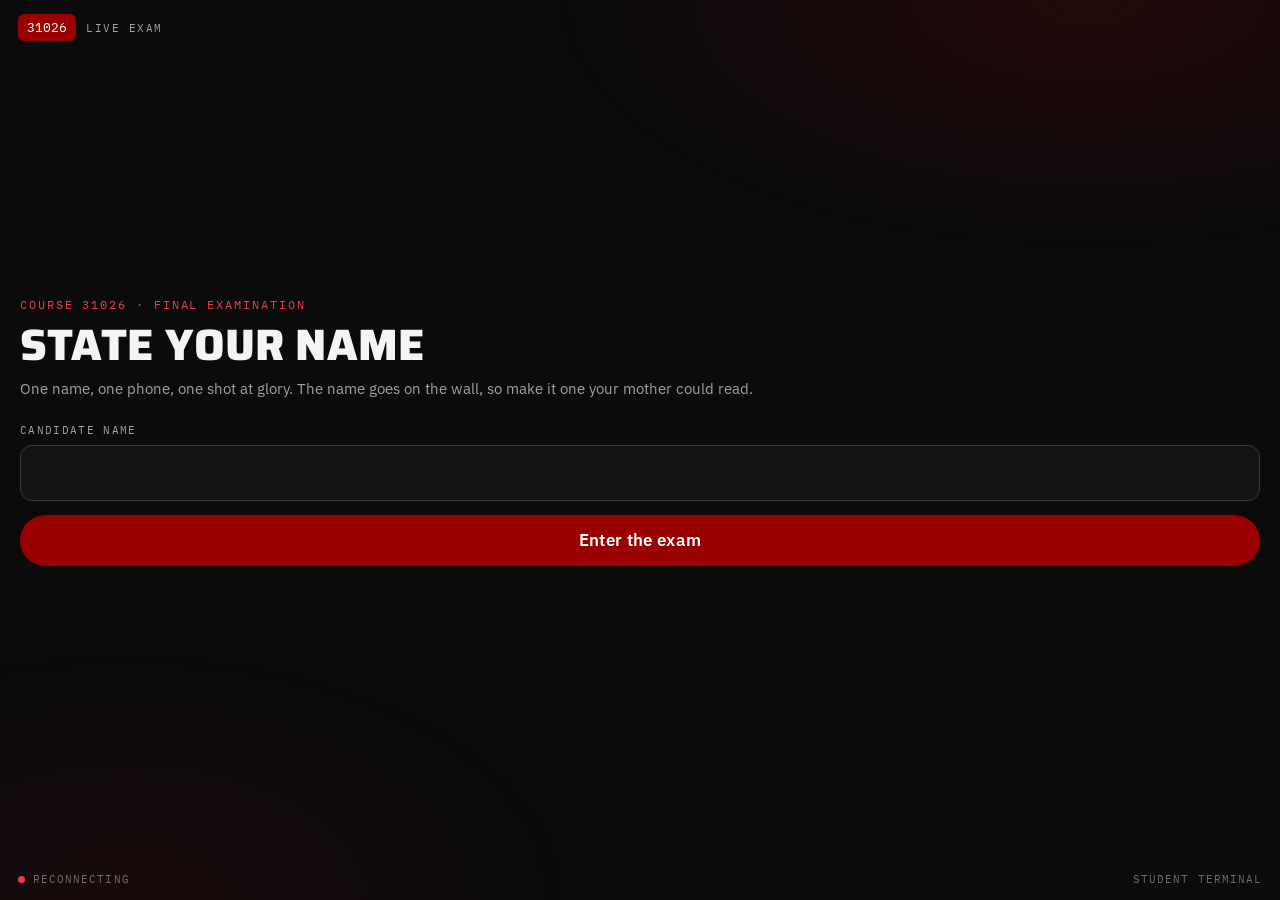
<file: quiz-live.html>
<!doctype html>
<html lang="en">
<head>
<meta charset="utf-8">
<meta name="viewport" content="width=device-width, initial-scale=1, viewport-fit=cover">
<meta name="robots" content="noindex">
<meta name="theme-color" content="#0B0B0C">
<title>31026 · Live Exam</title>
<link rel="icon" href="assets/favicon.svg?v=33" type="image/svg+xml">

<link rel="preconnect" href="https://fonts.googleapis.com">
<link rel="preconnect" href="https://fonts.gstatic.com" crossorigin>
<link rel="stylesheet"
      href="https://fonts.googleapis.com/css2?family=Saira:wght@600;800&family=IBM+Plex+Sans:wght@400;500;600&family=IBM+Plex+Mono:wght@400;500&display=swap">

<!-- ==========================================================================
     THE STUDENT TERMINAL
     ==========================================================================
     The phone half of the live quiz. Guests reach it through a QR code, type
     a name, and from then on the page simply follows the projector: it polls
     quiz_state every two seconds and shows whatever the room is doing --
     waiting, a question, the film, a reveal, the leaderboard, a scheduled
     silence, the end.

     It writes two kinds of things: one quiz_players row on join, and one
     quiz_answers row per question, changeable for as long as that question
     is open. The database is the referee on both counts: answers land or
     change only while quiz_state says the question is live, and every
     write's timestamp is stamped server side, so changing your mind late
     honestly costs speed points and the reveal freezes everything.

     Correct answers are nowhere in this page or in quiz-data.js. They arrive
     through quiz_state.revealed only when the host reveals, which is what
     makes the phone able to say "correct, +134" without ever being able to
     say it early.

     The projector half is quiz-live-host.html. The paper fallback, immune to
     wifi, batteries and Supabase, remains quiz.html + quiz-sheet.html.
     ========================================================================== -->

<style>
  :root {
    --bg: #0B0B0C; --surface: #141416; --surface-2: #1B1B1E;
    --ink: #F4F4F5; --ink-dim: #A1A1A6; --ink-faint: #6E6E73;
    --accent: #990000; --accent-lit: #E83F48;
    --rule: #2A2A2E; --rule-lit: #3A3A40;
    --ok: #2E9E5B;
    --display: 'Saira', 'Arial Narrow', system-ui, sans-serif;
    --body: 'IBM Plex Sans', system-ui, -apple-system, sans-serif;
    --mono: 'IBM Plex Mono', ui-monospace, Menlo, monospace;
    --ease-out: cubic-bezier(0.23, 1, 0.32, 1);
  }
  * { box-sizing: border-box; -webkit-tap-highlight-color: transparent; }
  html, body { height: 100%; }
  body {
    margin: 0; background: var(--bg); color: var(--ink);
    font-family: var(--body); overflow: hidden;
    -webkit-font-smoothing: antialiased;
  }
  .ambient {
    position: fixed; inset: 0; pointer-events: none;
    background:
      radial-gradient(60% 40% at 85% 0%, rgba(153,0,0,0.18), transparent 70%),
      radial-gradient(50% 40% at 10% 100%, rgba(153,0,0,0.10), transparent 70%);
  }

  .shell {
    position: fixed; inset: 0; display: flex; flex-direction: column;
    padding: max(14px, env(safe-area-inset-top)) 18px max(14px, env(safe-area-inset-bottom));
  }

  /* --- header ------------------------------------------------------------ */
  .top { display: flex; align-items: center; gap: 10px; flex: none; }
  .badge {
    font-family: var(--mono); font-size: 13px;
    background: var(--accent); color: #fff;
    padding: 5px 9px; border-radius: 6px;
  }
  .top .t { font-family: var(--mono); font-size: 11px; letter-spacing: 0.14em; color: var(--ink-dim); text-transform: uppercase; }
  .top .who {
    margin-left: auto; display: flex; align-items: center; gap: 8px;
    font-family: var(--mono); font-size: 12px; color: var(--ink-dim);
    max-width: 45%; overflow: hidden;
  }
  .top .who .nm { overflow: hidden; text-overflow: ellipsis; white-space: nowrap; }
  .top .who .pts { color: var(--accent-lit); white-space: nowrap; }

  /* --- the stage: one view at a time ------------------------------------- */
  .stage { flex: 1; position: relative; overflow: hidden; }
  .view {
    position: absolute; inset: 0;
    display: flex; flex-direction: column; justify-content: center;
    padding: 8px 2px;
    overflow-y: auto;
    animation: viewIn .45s var(--ease-out);
  }
  @keyframes viewIn {
    from { opacity: 0; transform: translateY(26px) scale(0.985); }
    to   { opacity: 1; transform: none; }
  }
  .center { align-items: center; text-align: center; }

  .kicker {
    font-family: var(--mono); font-size: 12px; letter-spacing: 0.16em;
    text-transform: uppercase; color: var(--accent-lit);
    margin: 0 0 10px;
  }
  h1 {
    font-family: var(--display); font-weight: 800;
    font-size: clamp(28px, 9vw, 44px); line-height: 1.06;
    text-transform: uppercase; letter-spacing: 0.005em;
    margin: 0 0 10px; text-wrap: balance;
  }
  h2 {
    font-family: var(--display); font-weight: 600;
    font-size: clamp(19px, 5.6vw, 27px); line-height: 1.2;
    margin: 0 0 16px; text-wrap: balance;
  }
  p.dim { color: var(--ink-dim); font-size: 15px; line-height: 1.5; margin: 0; text-wrap: pretty; }
  .mono { font-family: var(--mono); }
  .giant {
    font-family: var(--display); font-weight: 800; line-height: 1;
    font-size: clamp(72px, 30vw, 150px); margin: 8px 0;
  }

  /* --- join -------------------------------------------------------------- */
  .field label {
    display: block; font-family: var(--mono); font-size: 11px;
    letter-spacing: 0.12em; text-transform: uppercase; color: var(--ink-dim);
    margin: 0 0 8px;
  }
  input[type="text"], input[type="tel"] {
    width: 100%; appearance: none;
    background: var(--surface); color: var(--ink);
    border: 1px solid var(--rule-lit); border-radius: 12px;
    font: 600 20px/1.2 var(--body);
    padding: 15px 16px; outline: none;
  }
  input:focus { border-color: var(--accent-lit); box-shadow: 0 0 0 3px rgba(232,63,72,0.2); }
  .btn {
    appearance: none; border: 0; cursor: pointer; width: 100%;
    background: var(--accent); color: #fff;
    font: 600 17px/1 var(--body); letter-spacing: 0.02em;
    padding: 17px 20px; border-radius: 999px; margin-top: 14px;
    transition: transform .12s var(--ease-out), box-shadow .3s;
    touch-action: manipulation;
  }
  .btn:active { transform: scale(0.97); }
  .btn[disabled] { opacity: 0.5; }
  .err { color: var(--accent-lit); font-size: 14px; margin-top: 10px; min-height: 1.2em; }

  /* --- question tiles ---------------------------------------------------- */
  .qhead { flex: none; margin-bottom: 12px; }
  .tiles { display: grid; gap: 10px; }
  .tile {
    display: flex; align-items: center; gap: 12px; text-align: left;
    appearance: none; border: 1px solid var(--rule-lit); border-radius: 14px;
    background: var(--surface); color: var(--ink);
    font: 500 16px/1.3 var(--body);
    padding: 14px 14px; cursor: pointer;
    transition: transform .12s var(--ease-out), background .2s, border-color .2s, opacity .3s;
    touch-action: manipulation;
    animation: tileIn .5s var(--ease-out) backwards;
  }
  .tile:nth-child(1) { animation-delay: .05s; } .tile:nth-child(2) { animation-delay: .11s; }
  .tile:nth-child(3) { animation-delay: .17s; } .tile:nth-child(4) { animation-delay: .23s; }
  .tile:nth-child(5) { animation-delay: .29s; } .tile:nth-child(6) { animation-delay: .35s; }
  .tile:nth-child(7) { animation-delay: .41s; } .tile:nth-child(8) { animation-delay: .47s; }
  .tile:nth-child(9) { animation-delay: .53s; }
  @keyframes tileIn {
    from { opacity: 0; transform: translateY(22px); }
    to   { opacity: 1; transform: none; }
  }
  .tile:active { transform: scale(0.97); }
  .tile .tg {
    flex: none; width: 34px; height: 34px; display: grid; place-items: center;
    font-family: var(--mono); font-size: 13px;
    border: 1px solid var(--rule-lit); border-radius: 9px; color: var(--ink-dim);
  }
  .tile.small { font-size: 13.5px; padding: 11px 12px; }
  .tile.picked {
    background: var(--accent); border-color: var(--accent-lit); color: #fff;
    animation: pickPunch .45s var(--ease-out);
  }
  .tile.picked .tg { color: #fff; border-color: rgba(255,255,255,0.6); }
  @keyframes pickPunch {
    0% { transform: scale(0.95); } 50% { transform: scale(1.04); } 100% { transform: scale(1); }
  }
  .tiles.saving .tile { pointer-events: none; }

  /* the LOCKED stamp */
  .stamp {
    position: fixed; left: 50%; top: 44%; z-index: 5; pointer-events: none;
    transform: translate(-50%, -50%) rotate(-10deg) scale(2.2);
    font-family: var(--display); font-weight: 800; font-size: 15vw;
    letter-spacing: 0.1em; text-transform: uppercase;
    color: var(--accent-lit);
    border: 5px solid var(--accent-lit); border-radius: 12px; padding: 2px 18px;
    opacity: 0;
  }
  .stamp.go { animation: stampIn 1.5s var(--ease-out) forwards; }
  @keyframes stampIn {
    0% { opacity: 0; transform: translate(-50%,-50%) rotate(-10deg) scale(2.4); }
    22% { opacity: 1; transform: translate(-50%,-50%) rotate(-10deg) scale(0.96); }
    70% { opacity: 0.92; transform: translate(-50%,-50%) rotate(-10deg) scale(1); }
    100% { opacity: 0; transform: translate(-50%,-50%) rotate(-10deg) scale(1.02); }
  }

  /* --- sort question: rows with up/down, no dragging on a wet phone ------- */
  .sortcap { font-size: 11px; letter-spacing: 0.14em; text-transform: uppercase; color: var(--ink-faint); margin: 4px 0; text-align: center; }
  .sortlist { display: grid; gap: 8px; }
  .srow {
    display: flex; align-items: center; gap: 10px;
    background: var(--surface); border: 1px solid var(--rule-lit); border-radius: 14px;
    padding: 8px 8px 8px 12px; font: 500 15px/1.3 var(--body);
  }
  .srow .tg {
    flex: none; width: 30px; height: 30px; display: grid; place-items: center;
    font-family: var(--mono); font-size: 12px; border: 1px solid var(--rule-lit);
    border-radius: 8px; color: var(--ink-dim);
  }
  .srow .st { flex: 1; }
  .srow .sbtns { display: flex; gap: 6px; flex: none; }
  .srow .sbtns button {
    appearance: none; width: 42px; height: 42px; border-radius: 10px;
    border: 1px solid var(--rule-lit); background: var(--surface-2); color: var(--ink);
    font-size: 15px; touch-action: manipulation; cursor: pointer;
  }
  .srow .sbtns button:active { background: var(--accent); border-color: var(--accent-lit); }
  .srow.moved { animation: rowMoved .4s var(--ease-out); }
  @keyframes rowMoved {
    0% { background: var(--accent); border-color: var(--accent-lit); transform: scale(1.02); }
    100% { background: var(--surface); transform: none; }
  }
  .truth.ordered { text-align: left; display: inline-block; }

  /* --- reveal ------------------------------------------------------------- */
  .verdict {
    border-radius: 20px; padding: 26px 20px; text-align: center;
    animation: verdictIn .5s var(--ease-out);
  }
  @keyframes verdictIn {
    0% { opacity: 0; transform: scale(0.9); }
    60% { transform: scale(1.03); }
    100% { opacity: 1; transform: scale(1); }
  }
  .verdict.right { background: var(--accent); color: #fff; box-shadow: 0 18px 70px rgba(153,0,0,0.55); }
  .verdict.wrong { background: var(--surface); border: 1px solid var(--rule-lit); }
  .verdict .big { font-family: var(--display); font-weight: 800; font-size: clamp(34px, 11vw, 54px); text-transform: uppercase; line-height: 1; }
  .verdict .pts { font-family: var(--mono); font-size: 18px; margin-top: 8px; display: block; }
  .verdict .truth { margin-top: 10px; font-size: 15px; color: inherit; opacity: 0.85; }

  .scoreline { margin-top: 18px; text-align: center; font-family: var(--mono); font-size: 14px; color: var(--ink-dim); }
  .scoreline b { color: var(--accent-lit); font-size: 18px; }

  /* --- pulse dot / lobby -------------------------------------------------- */
  .pulse {
    width: 14px; height: 14px; border-radius: 50%; background: var(--accent-lit);
    margin: 22px auto 0; position: relative;
  }
  .pulse::after {
    content: ''; position: absolute; inset: -6px; border-radius: 50%;
    border: 2px solid var(--accent-lit);
    animation: ripple 1.6s var(--ease-out) infinite;
  }
  @keyframes ripple {
    from { transform: scale(0.6); opacity: 1; }
    to   { transform: scale(2.4); opacity: 0; }
  }
  .count-chip {
    display: inline-block; margin-top: 14px;
    font-family: var(--mono); font-size: 13px; color: var(--ink-dim);
    border: 1px solid var(--rule); border-radius: 999px; padding: 7px 14px;
  }

  /* --- footer / connection ------------------------------------------------ */
  .foot {
    flex: none; display: flex; align-items: center; gap: 8px;
    font-family: var(--mono); font-size: 10.5px; letter-spacing: 0.1em;
    color: var(--ink-faint); text-transform: uppercase;
    padding-top: 10px;
  }
  .dot { width: 7px; height: 7px; border-radius: 50%; background: var(--ok); transition: background .3s; }
  .dot.bad { background: var(--accent-lit); animation: blink 1s linear infinite; }
  @keyframes blink { 50% { opacity: 0.3; } }
  .foot .right { margin-left: auto; }

  #confetti { position: fixed; inset: 0; z-index: 60; pointer-events: none; }

  @media (prefers-reduced-motion: reduce) {
    *, *::before, *::after {
      animation-duration: 0.001s !important;
      transition-duration: 0.1s !important;
    }
  }
</style>
</head>
<body>

<div class="ambient"></div>

<div class="shell">
  <div class="top">
    <span class="badge mono">31026</span>
    <span class="t">Live exam</span>
    <span class="who"><span class="nm" id="whoName"></span><span class="pts" id="whoPts"></span></span>
  </div>
  <div class="stage" id="stage"></div>
  <div class="foot">
    <span class="dot" id="netDot"></span><span id="netTxt">connected</span>
    <span class="right">student terminal</span>
  </div>
</div>

<div class="stamp mono" id="stamp">NOTED</div>
<canvas id="confetti"></canvas>

<script src="config.js?v=33"></script>
<script src="quiz-data.js?v=33"></script>
<script>
(function () {
  'use strict';

  var P = (window.PARTY_CONFIG && window.PARTY_CONFIG.photos) || {};
  var BASE = P.supabaseUrl || '';
  var KEY = P.supabaseKey || '';
  var QUIZ = window.QUIZ_LIVE;
  var LETTERS = 'ABCDEFGHI';

  /* ---- storage, same defensive shape as app.js ------------------------- */
  var store = {
    get: function (k) { try { return localStorage.getItem('c03102.' + k); } catch (e) { return null; } },
    set: function (k, v) { try { localStorage.setItem('c03102.' + k, String(v)); } catch (e) {} },
    remove: function (k) { try { localStorage.removeItem('c03102.' + k); } catch (e) {} },
  };

  /* ---- REST ------------------------------------------------------------ */
  function api(path, opts) {
    opts = opts || {};
    opts.headers = Object.assign({
      apikey: KEY, Authorization: 'Bearer ' + KEY,
      'Content-Type': 'application/json',
    }, opts.headers || {});
    return fetch(BASE + '/rest/v1/' + path, opts);
  }

  /* ---- state ----------------------------------------------------------- */
  var me = { id: store.get('quiz_player'), name: store.get('quiz_name') || '' };

  /* The host's reset wipes quiz_players, and a phone that joined a dry run
     still holds its old id. A dead id must send its owner back to the name
     screen, not into answers the database will refuse. */
  function resetIdentity() {
    store.remove('quiz_player');
    me.id = null;
    myAnswers = {};
    viewSig = '';
  }
  var room = null;            /* last quiz_state row */
  var myAnswers = {};         /* q -> {answer, created_at} */
  var playerCount = 0;
  var viewSig = '';           /* what is currently rendered */
  var online = true;

  var stage = document.getElementById('stage');
  var whoName = document.getElementById('whoName');
  var whoPts = document.getElementById('whoPts');
  var netDot = document.getElementById('netDot');
  var netTxt = document.getElementById('netTxt');

  function esc(s) {
    return String(s).replace(/[&<>"]/g, function (c) {
      return { '&': '&amp;', '<': '&lt;', '>': '&gt;', '"': '&quot;' }[c];
    });
  }

  function myScore() {
    var rev = (room && room.revealed) || {};
    var total = 0;
    for (var q in rev) {
      if (q === '_final') continue;
      if (q === String(QUIZ.tb.n)) {
        if (rev[q].n != null && myAnswers[q]) total += QUIZ.tbPoints(rev[q].n, myAnswers[q].answer);
        continue;
      }
      total += QUIZ.points(rev[q], myAnswers[q]);
    }
    return total;
  }

  function header() {
    whoName.textContent = me.name || '';
    var any = false;
    var rev = (room && room.revealed) || {};
    for (var k in rev) { if (k !== '_final') { any = true; break; } }
    whoPts.textContent = me.id && any ? '· ' + myScore() + ' pts' : '';
  }

  /* ---- confetti (small, phone sized) ----------------------------------- */
  var canvas = document.getElementById('confetti');
  var ctx = canvas.getContext('2d');
  var bits = []; var raf = null;
  function burst(n) {
    canvas.width = innerWidth; canvas.height = innerHeight;
    var colors = ['#990000', '#E83F48', '#F4F4F5'];
    for (var i = 0; i < n; i++) {
      bits.push({ x: innerWidth / 2, y: innerHeight * 0.4,
        vx: (Math.random() - 0.5) * 16, vy: -(6 + Math.random() * 10),
        w: 4 + Math.random() * 6, h: 6 + Math.random() * 7,
        r: Math.random() * Math.PI, vr: (Math.random() - 0.5) * 0.3,
        c: colors[i % 3], life: 1 });
    }
    if (!raf) tick();
  }
  function tick() {
    ctx.clearRect(0, 0, canvas.width, canvas.height);
    bits = bits.filter(function (p) { return p.life > 0 && p.y < innerHeight + 30; });
    bits.forEach(function (p) {
      p.x += p.vx; p.y += p.vy; p.vy += 0.35; p.r += p.vr; p.life -= 0.006;
      ctx.save(); ctx.translate(p.x, p.y); ctx.rotate(p.r);
      ctx.globalAlpha = Math.max(0, p.life);
      ctx.fillStyle = p.c; ctx.fillRect(-p.w / 2, -p.h / 2, p.w, p.h);
      ctx.restore();
    });
    raf = bits.length ? requestAnimationFrame(tick) : null;
    if (!bits.length) ctx.clearRect(0, 0, canvas.width, canvas.height);
  }

  /* ---- views ------------------------------------------------------------ */
  function show(html, cls) {
    stage.innerHTML = '<div class="view ' + (cls || '') + '">' + html + '</div>';
  }

  function viewJoin(msg) {
    var suggested = me.name || store.get('name') || '';
    show(
      '<p class="kicker">Course 31026 · final examination</p>' +
      '<h1>State your name</h1>' +
      '<p class="dim">One name, one phone, one shot at glory. The name goes on the wall, so make it one your mother could read.</p>' +
      '<div class="field" style="margin-top:22px">' +
      '  <label for="nm">Candidate name</label>' +
      '  <input id="nm" type="text" maxlength="40" autocomplete="name" value="' + esc(suggested) + '">' +
      '</div>' +
      '<button class="btn" id="joinBtn" type="button">Enter the exam</button>' +
      '<p class="err" id="joinErr">' + (msg || '') + '</p>'
    );
    var btn = document.getElementById('joinBtn');
    btn.addEventListener('click', function () {
      var name = document.getElementById('nm').value.trim();
      if (!name) { document.getElementById('joinErr').textContent = 'A name. Any name. Even a bad one.'; return; }
      btn.disabled = true;
      api('quiz_players', {
        method: 'POST',
        headers: { Prefer: 'return=representation' },
        body: JSON.stringify({ name: name }),
      }).then(function (r) { return r.ok ? r.json() : Promise.reject(r.status); })
        .then(function (rows) {
          me.id = rows[0].id; me.name = rows[0].name;
          store.set('quiz_player', me.id); store.set('quiz_name', me.name);
          viewSig = ''; render();
        })
        .catch(function () {
          btn.disabled = false;
          document.getElementById('joinErr').textContent = 'The registrar refused. Try again.';
        });
    });
  }

  function viewLobby() {
    show(
      '<p class="kicker">Enrolled</p>' +
      '<h1>You are in,<br>' + esc(me.name) + '</h1>' +
      '<p class="dim">Eyes on the wall. The exam begins when the examiner says it begins. It was always going to be like this.</p>' +
      '<div class="pulse"></div>' +
      '<span class="count-chip" id="lobbyCount">' + playerCount + ' enrolled</span>',
      'center'
    );
  }

  /* 'film' now means "the wall is performing": the reel on the film
     question, the options being dealt one by one on every other. Tiles
     stay away until the host opens the floor. */
  function viewFilm() {
    var q = question(room.q);
    var isReel = !!(q && q.film);
    show(
      '<p class="kicker">' + (q ? 'Question ' + String(q.n).padStart(2, '0') + ' / ' + QUIZ.questions.length : 'Interlude') +
      (isReel ? ' · film screening' : '') + '</p>' +
      '<div class="giant">' + (isReel ? '🎬' : '👀') + '</div>' +
      '<h2>Eyes on the wall</h2>' +
      '<p class="dim">' + (isReel
        ? 'The evidence plays once. The options come after.'
        : 'The options are being dealt. Answering opens in a moment.') + '</p>',
      'center'
    );
  }

  function question(qn) {
    for (var i = 0; i < QUIZ.questions.length; i++)
      if (QUIZ.questions[i].n === qn) return QUIZ.questions[i];
    return null;
  }

  function viewQuestion(q) {
    if (q.sort) { viewSort(q); return; }
    var mine = myAnswers[q.n];
    var long = q.opts.length > 5 || q.opts.some(function (o) { return o.length > 70; });
    var html =
      '<div class="qhead">' +
      '  <p class="kicker">Question ' + String(q.n).padStart(2, '0') + ' / ' + String(QUIZ.questions.length).padStart(2, '0') + '</p>' +
      '  <h2>' + esc(q.text) + '</h2>' +
      '</div>' +
      '<div class="tiles" id="tiles">' +
      q.opts.map(function (o, i) {
        var picked = mine && mine.answer === LETTERS[i];
        return '<button type="button" class="tile' + (long ? ' small' : '') + (picked ? ' picked' : '') + '" data-l="' + LETTERS[i] + '">' +
               '<span class="tg">' + LETTERS[i] + '</span><span>' + esc(o) + '</span></button>';
      }).join('') +
      '</div>' +
      '<p class="scoreline" id="qNote">' +
      (mine ? 'Noted: ' + esc(mine.answer) + '. Change your mind until the verdict.' : '&nbsp;') +
      '</p>';
    show(html);
    var tiles = document.getElementById('tiles');
    tiles.addEventListener('click', function (e) {
      var btn = e.target.closest('.tile');
      if (!btn || tiles.classList.contains('saving')) return;
      if (myAnswers[q.n] && myAnswers[q.n].answer === btn.dataset.l) return;
      saveAnswer(q.n, btn.dataset.l, btn, tiles);
    });
  }

  /* A SORT question: the items in the order you believe, ▲▼ to move them,
     one button to lock or change. The answer is the letters in your order. */
  function viewSort(q) {
    var mine = myAnswers[q.n];
    var n = q.opts.length;
    var order = (mine && mine.answer && mine.answer.length === n)
      ? mine.answer.toUpperCase().split('')
      : LETTERS.slice(0, n).split('');
    var html =
      '<div class="qhead">' +
      '  <p class="kicker">Question ' + String(q.n).padStart(2, '0') + ' / ' + QUIZ.questions.length + ' · sort</p>' +
      '  <h2>' + esc(q.text) + '</h2>' +
      '</div>' +
      '<p class="sortcap">▲ mind least</p>' +
      '<div class="sortlist" id="sortList">' +
      order.map(function (l) {
        return '<div class="srow" data-l="' + l + '"><span class="tg">' + l + '</span>' +
               '<span class="st">' + esc(q.opts[LETTERS.indexOf(l)] || '') + '</span>' +
               '<span class="sbtns"><button type="button" data-mv="-1" aria-label="move up">▲</button>' +
               '<button type="button" data-mv="1" aria-label="move down">▼</button></span></div>';
      }).join('') +
      '</div>' +
      '<p class="sortcap">hate most ▼</p>' +
      '<button class="btn" id="sortBtn" type="button">' + (mine ? 'Change it' : 'Lock it in') + '</button>' +
      '<p class="scoreline" id="qNote">' + (mine ? 'Noted. Change your mind until the verdict.' : '&nbsp;') + '</p>';
    show(html);
    var list = document.getElementById('sortList');
    list.addEventListener('click', function (e) {
      var b = e.target.closest('button[data-mv]');
      if (!b) return;
      var row = b.closest('.srow');
      var dir = parseInt(b.dataset.mv, 10);
      var sib = dir < 0 ? row.previousElementSibling : row.nextElementSibling;
      if (!sib) return;
      if (dir < 0) list.insertBefore(row, sib); else list.insertBefore(sib, row);
      row.classList.remove('moved'); void row.offsetWidth; row.classList.add('moved');
      if (navigator.vibrate) { try { navigator.vibrate(12); } catch (err) {} }
    });
    document.getElementById('sortBtn').addEventListener('click', function () {
      var btn = this;
      var note = document.getElementById('qNote');
      var value = [].map.call(list.querySelectorAll('.srow'), function (r) { return r.dataset.l; }).join('');
      var prev = myAnswers[q.n] || null;
      if (prev && prev.answer === value) { note.textContent = 'That is already your order.'; return; }
      btn.disabled = true;
      persistAnswer(q.n, value).then(function (row) {
        myAnswers[q.n] = row;
        stampWord(prev ? 'CHANGED' : 'NOTED');
        btn.disabled = false; btn.textContent = 'Change it';
        note.textContent = 'Noted. Change your mind until the verdict.';
      }).catch(function (why) {
        btn.disabled = false;
        if (why === 'dead') return;
        note.textContent = why === 'closed' ? 'Too late. The verdict was already in.' : 'The registrar refused. Try again.';
      });
    });
  }

  /* first write inserts, later ones patch; both refused once the question closes */
  function persistAnswer(qn, value) {
    var prev = myAnswers[qn] || null;
    var req = prev
      ? api('quiz_answers?player_id=eq.' + me.id + '&q=eq.' + qn, {
          method: 'PATCH', headers: { Prefer: 'return=representation' },
          body: JSON.stringify({ answer: value }) })
      : api('quiz_answers', {
          method: 'POST', headers: { Prefer: 'return=representation' },
          body: JSON.stringify({ player_id: me.id, q: qn, answer: value }) });
    return req.then(function (r) {
      if (r.ok) return r.json().then(function (rows) { if (!rows.length) throw 'closed'; return rows[0]; });
      if (r.status === 409) {
        return r.json().catch(function () { return {}; }).then(function (body) {
          if (body && body.code === '23503') { resetIdentity(); render(); throw 'dead'; }
          /* a racing double tap already made the row: patch it instead */
          myAnswers[qn] = myAnswers[qn] || { answer: value, created_at: new Date().toISOString() };
          return persistAnswer(qn, value);
        });
      }
      throw r.status;
    });
  }

  function stampWord(word) {
    var stamp = document.getElementById('stamp');
    stamp.textContent = word;
    stamp.classList.remove('go'); void stamp.offsetWidth; stamp.classList.add('go');
    if (navigator.vibrate) { try { navigator.vibrate(30); } catch (e) {} }
  }

  /* An answer may change for as long as the question is open. First write is
     an insert, every change a patch; both are refused by the database once
     the reveal has happened, and both get their timestamp stamped server
     side, so a late change honestly pays for its hesitation. */
  function saveAnswer(qn, letter, btn, tiles) {
    var prev = myAnswers[qn] || null;
    tiles.classList.add('saving');
    tiles.querySelectorAll('.tile').forEach(function (t) { t.classList.remove('picked'); });
    btn.classList.add('picked');
    stampWord(prev ? 'CHANGED' : 'NOTED');
    var note = document.getElementById('qNote');

    var req = prev
      ? api('quiz_answers?player_id=eq.' + me.id + '&q=eq.' + qn, {
          method: 'PATCH',
          headers: { Prefer: 'return=representation' },
          body: JSON.stringify({ answer: letter }),
        })
      : api('quiz_answers', {
          method: 'POST',
          headers: { Prefer: 'return=representation' },
          body: JSON.stringify({ player_id: me.id, q: qn, answer: letter }),
        });

    req.then(function (r) {
      if (r.ok) {
        return r.json().then(function (rows) {
          if (!rows.length) return Promise.reject('closed');   /* reveal beat the patch */
          myAnswers[qn] = rows[0];
          if (note) note.innerHTML = 'Noted: ' + esc(letter) + '. Change your mind until the verdict.';
        });
      }
      if (r.status === 409) {
        return r.json().catch(function () { return {}; }).then(function (body) {
          if (body && body.code === '23503') { resetIdentity(); render(); return; }
          /* a duplicate from a racing double tap: the row exists, patch it */
          myAnswers[qn] = myAnswers[qn] || { answer: letter, created_at: new Date().toISOString() };
          return fetchMine();
        });
      }
      return Promise.reject(r.status);
    }).catch(function (why) {
      /* the write did not land: put the previous state back, honestly */
      if (prev) { myAnswers[qn] = prev; } else { delete myAnswers[qn]; }
      tiles.querySelectorAll('.tile').forEach(function (t) {
        t.classList.toggle('picked', !!prev && t.dataset.l === prev.answer);
      });
      if (why === 'closed') {
        if (note) note.innerHTML = 'Too late. The verdict was already in.';
      } else {
        flashNet(false, 'answer refused, tap again');
        if (note && !prev) note.innerHTML = '&nbsp;';
      }
    }).then(function () {
      tiles.classList.remove('saving');
    });
  }

  function viewTB() {
    var mine = myAnswers[QUIZ.tb.n];
    show(
      '<p class="kicker">Tie breaker · open answer</p>' +
      '<h2>' + esc(QUIZ.tb.text) + '</h2>' +
      '<div class="field" style="margin-top:8px">' +
      '  <label for="tbn">Your number</label>' +
      '  <input id="tbn" type="tel" inputmode="numeric" pattern="[0-9]*" maxlength="6" placeholder="0"' +
           (mine ? ' value="' + esc(mine.answer) + '"' : '') + '>' +
      '</div>' +
      '<button class="btn" id="tbBtn" type="button">' + (mine ? 'Change it' : 'Lock it in') + '</button>' +
      '<p class="err" id="tbErr"></p>' +
      '<p class="scoreline" id="tbNote">' +
      (mine ? 'On the record: <b>' + esc(mine.answer) + '</b>. Changeable until the count is read.' : 'Paid by distance: 150 for the exact number, less the further off, nothing at double. Genuinely open book.') +
      '</p>'
    );
    document.getElementById('tbBtn').addEventListener('click', function () {
      var btn = this;
      var prev = myAnswers[QUIZ.tb.n] || null;
      var v = (document.getElementById('tbn').value || '').replace(/\D/g, '');
      if (!v) { document.getElementById('tbErr').textContent = 'A number. Any number.'; return; }
      if (prev && prev.answer === v) return;
      btn.disabled = true;
      var req = prev
        ? api('quiz_answers?player_id=eq.' + me.id + '&q=eq.' + QUIZ.tb.n, {
            method: 'PATCH',
            headers: { Prefer: 'return=representation' },
            body: JSON.stringify({ answer: v }),
          })
        : api('quiz_answers', {
            method: 'POST',
            headers: { Prefer: 'return=representation' },
            body: JSON.stringify({ player_id: me.id, q: QUIZ.tb.n, answer: v }),
          });
      req.then(function (r) { return r.ok ? r.json() : Promise.reject(r.status); })
        .then(function (rows) {
          if (!rows.length) return Promise.reject('closed');
          myAnswers[QUIZ.tb.n] = rows[0];
          stampWord(prev ? 'CHANGED' : 'NOTED');
          viewSig = ''; render();
        })
        .catch(function (why) {
          btn.disabled = false;
          document.getElementById('tbErr').textContent =
            why === 'closed' ? 'Too late. The count was already read.' : 'The registrar refused. Try again.';
        });
    });
  }

  function truthLines(q, rev) {
    var letters = String(rev.a).split('');
    if (rev.sort) {
      return letters.map(function (l, i) { return (i + 1) + '. ' + esc(q.opts[LETTERS.indexOf(l)] || l); }).join('<br>');
    }
    return letters.map(function (l) { return l + ' · ' + esc(q.opts[LETTERS.indexOf(l)] || ''); }).join('<br>');
  }

  function viewReveal(q) {
    var rev = room.revealed[String(q.n)];
    var mine = myAnswers[q.n];
    if (!rev || !rev.a) { viewWall('The verdict is on the wall.'); return; }
    var pts = QUIZ.points(rev, mine);
    var right, big, sub;
    if (rev.sort) {
      var hits = mine ? QUIZ.sortHits(rev.a, mine.answer) : 0;
      right = !!mine && hits === rev.a.length;
      big = !mine ? 'Absent' : right ? 'Perfect' : hits + ' of ' + rev.a.length;
      sub = !mine ? 'No order on record.'
          : right ? '+' + pts + ' pts. Flawless.'
          : 'in the right place. +' + pts + (pts ? ' pts' : '. Ouch.');
    } else {
      right = !!mine && pts > 0;
      big = !mine ? 'Absent' : right ? 'Correct' : 'Wrong';
      sub = !mine ? 'No answer on record.' : right ? '+' + pts + ' pts' : '+0. Painful.';
    }
    var html =
      '<p class="kicker">Question ' + String(q.n).padStart(2, '0') + ' · the verdict</p>' +
      '<div class="verdict ' + (right ? 'right' : 'wrong') + '">' +
      '<span class="big">' + big + '</span>' +
      '<span class="pts mono">' + sub + '</span>' +
      '<p class="truth' + (rev.sort ? ' ordered' : '') + '">' + truthLines(q, rev) + '</p>' +
      '</div>' +
      '<p class="scoreline">Running total: <b>' + myScore() + '</b> pts</p>';
    show(html);
    if (right) burst(70);
  }

  function viewTBReveal() {
    var rev = room.revealed[String(QUIZ.tb.n)];
    var mine = myAnswers[QUIZ.tb.n];
    show(
      '<p class="kicker">Tie breaker · the truth</p>' +
      '<div class="giant mono" style="color:var(--accent-lit)">' + esc(rev && rev.n != null ? rev.n : '?') + '</div>' +
      '<p class="dim">' + (mine
        ? 'You said ' + esc(mine.answer) + '. That is worth <b>+' + (rev && rev.n != null ? QUIZ.tbPoints(rev.n, mine.answer) : 0) + '</b> pts.'
        : 'No guess on record. Bold strategy.') + '</p>',
      'center'
    );
  }

  function viewWall(line) {
    show(
      '<p class="kicker">Interlude</p>' +
      '<div class="giant">👀</div>' +
      '<h2>' + esc(line || 'Eyes on the wall') + '</h2>',
      'center'
    );
  }

  function viewBreak() {
    show(
      '<p class="kicker">Scheduled intermission</p>' +
      '<div class="giant">🕯️</div>' +
      '<h2>A moment of silence</h2>' +
      '<p class="dim">Thirty seconds of respect. Nobody speaks. Not even you.</p>',
      'center'
    );
  }

  function viewEnd() {
    var fin = (room.revealed && room.revealed._final) || [];
    var rank = 0, pts = 0;
    for (var i = 0; i < fin.length; i++) {
      if (fin[i].id === me.id) { rank = i + 1; pts = fin[i].pts; break; }
    }
    show(
      '<p class="kicker">End of examination</p>' +
      (rank
        ? '<div class="giant" style="color:var(--accent-lit)">#' + rank + '</div>' +
          '<h2>' + esc(me.name) + ' · ' + pts + ' pts</h2>'
        : '<div class="giant">🎓</div><h2>Exam over</h2>') +
      '<p class="dim">Grade awarded: 12, everyone passes. The podium is on the wall, and so is the shame.</p>',
      'center'
    );
    if (rank >= 1 && rank <= 3) { burst(90); setTimeout(function () { burst(90); }, 500); }
  }

  /* ---- render router ---------------------------------------------------- */
  function render() {
    header();
    if (!BASE || !KEY) { show('<h2>The registrar is not configured.</h2><p class="dim">config.js is missing its Supabase values.</p>', 'center'); return; }
    if (!me.id) {
      if (viewSig !== 'join') { viewSig = 'join'; viewJoin(''); }
      return;
    }
    if (!room) { if (viewSig !== 'wait') { viewSig = 'wait'; viewLobby(); } return; }

    var phase = room.phase;
    var qn = room.q;
    var revCount = Object.keys(room.revealed || {}).length;
    var sig = [phase, qn, revCount, myAnswers[qn] ? 'a' : '-', playerCount && phase === 'lobby' ? playerCount : ''].join('|');
    if (sig === viewSig) return;
    viewSig = sig;

    switch (phase) {
      case 'lobby':    viewLobby(); break;
      case 'film':     viewFilm(); break;
      case 'question': { var q = question(qn); q ? viewQuestion(q) : viewWall(); break; }
      case 'tb':       viewTB(); break;
      case 'reveal':   { if (qn === QUIZ.tb.n) { viewTBReveal(); } else { var q2 = question(qn); q2 ? viewReveal(q2) : viewWall(); } break; }
      case 'board':    viewWall('The standings are on the wall.'); break;
      case 'break':    viewBreak(); break;
      case 'end':      viewEnd(); break;
      default:         viewWall(); break;
    }
  }

  /* ---- polling ----------------------------------------------------------- */
  function flashNet(ok, msg) {
    online = ok;
    netDot.classList.toggle('bad', !ok);
    netTxt.textContent = msg || (ok ? 'connected' : 'reconnecting');
  }

  function fetchMine() {
    if (!me.id) return Promise.resolve();
    return api('quiz_answers?select=q,answer,created_at&player_id=eq.' + me.id)
      .then(function (r) { return r.ok ? r.json() : []; })
      .then(function (rows) {
        rows.forEach(function (row) { myAnswers[row.q] = row; });
      });
  }

  var pollBusy = false;
  function poll() {
    if (pollBusy) return;
    pollBusy = true;
    var jobs = [
      api('quiz_state?select=phase,q,started_at,revealed&id=eq.1')
        .then(function (r) { return r.ok ? r.json() : Promise.reject(r.status); })
        .then(function (rows) { room = rows[0] || room; flashNet(true); }),
    ];
    if (room && room.phase === 'lobby') {
      jobs.push(api('quiz_players?select=id&limit=200')
        .then(function (r) { return r.ok ? r.json() : []; })
        .then(function (rows) {
          playerCount = rows.length;
          var chip = document.getElementById('lobbyCount');
          if (chip) chip.textContent = playerCount + ' enrolled';
          /* The register is the only identity that counts. A wipe on the
             host erases every player, so a phone whose id is no longer on
             the list goes back to the door and enrols again, within one
             poll, no reload needed. The length guard keeps a truncated
             list from booting innocents. */
          if (me.id && rows.length < 200 &&
              !rows.some(function (p) { return p.id === me.id; })) {
            resetIdentity();
          }
        }));
    }
    if (room && (room.phase === 'reveal' || room.phase === 'end')) jobs.push(fetchMine());
    Promise.all(jobs)
      .catch(function () { flashNet(false); })
      .then(function () { pollBusy = false; render(); });
  }

  /* boot: a held player id is only trusted after the register confirms it */
  (me.id
    ? api('quiz_players?select=id&id=eq.' + me.id)
        .then(function (r) { return r.ok ? r.json() : [null]; })
        .then(function (rows) { if (!rows.length) resetIdentity(); })
        .catch(function () { /* offline: keep the id, the next write will tell */ })
    : Promise.resolve()
  ).then(function () { return fetchMine(); }).then(function () { poll(); });
  setInterval(poll, 2000);
  document.addEventListener('visibilitychange', function () {
    if (!document.hidden) poll();
  });
})();
</script>

</body>
</html>
</file>
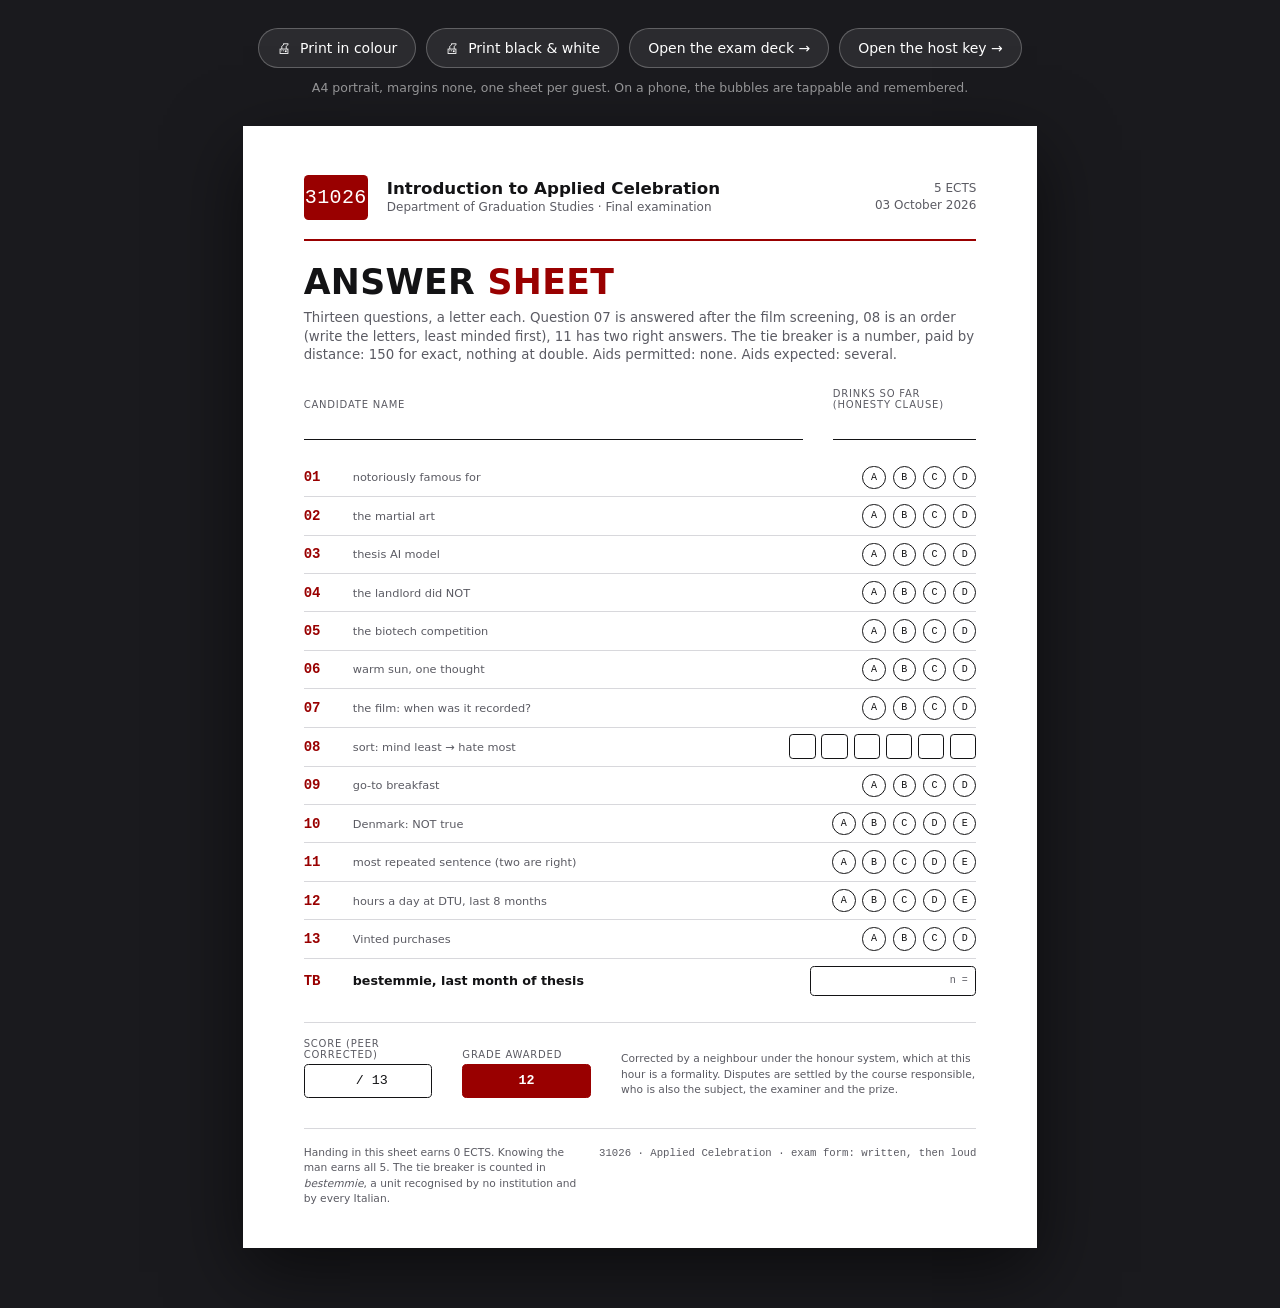
<file: quiz-sheet.html>
<!doctype html>
<html lang="en">
<head>
<meta charset="utf-8">
<meta name="viewport" content="width=device-width, initial-scale=1">
<meta name="robots" content="noindex">
<title>31026 · Exam answer sheet</title>
<link rel="icon" href="assets/favicon.svg?v=33" type="image/svg+xml">

<!-- ==========================================================================
     THE ANSWER SHEET
     ==========================================================================
     One page, one job: an A4 portrait sheet guests write their quiz answers
     on. Printed in a stack the night before, one per guest, driven from the
     deck in quiz.html. Self contained like qr.html: no styles.css, no app.js,
     nothing that can fail between the owner and a printer at 23:40.

     The rows here MUST match the DECK in quiz.html: thirteen lettered
     questions, question 7 is the film, then the tie breaker as a written
     number. If a question is added or reordered there, it is added or
     reordered here by hand. Two files, one truth, checked by eye: that is
     the deal that keeps both pages free of a build step.

     The bubbles are also tappable, so the same page on a phone screen works
     as a digital sheet for anyone who refuses paper. Taps are remembered by
     the browser (localStorage) and survive an accidental reload. That is a
     courtesy, not a backend: nothing leaves the phone, and the phone's owner
     still has to shout their own score like everyone else.

     ?key=1 turns the same page into the HOST KEY: correct bubbles pre-filled
     in red, taps disabled, headline changed so it cannot be mistaken for a
     blank and handed to a guest. Print exactly one. The letters live in the
     ROWS array below and must match the DECK in quiz.html by hand, same as
     the row order itself.
     ========================================================================== -->

<style>
  :root {
    --accent: #990000;
    --accent-lit: #E83F48;
    --ink: #131315;
    --ink-dim: #5b5b63;
    --rule: #d8d8dc;
    --paper: #ffffff;
  }
  body.bw {
    --accent: #000000;
    --accent-lit: #000000;
    --ink: #000000;
    --ink-dim: #333333;
    --rule: #bbbbbb;
  }

  * { box-sizing: border-box; }
  html, body { margin: 0; padding: 0; }
  body {
    background: #1a1a1e;
    font-family: "IBM Plex Sans", "Segoe UI", -apple-system, system-ui, sans-serif;
    color: var(--ink);
    display: flex; flex-direction: column; align-items: center;
    gap: 18px; padding: 28px 12px 60px;
  }
  .mono { font-family: "IBM Plex Mono", "Cascadia Mono", ui-monospace, Consolas, monospace; }

  /* Screen-only controls. Gone entirely in print. */
  .tools { display: flex; flex-wrap: wrap; gap: 10px; justify-content: center; }
  .tools button, .tools a {
    appearance: none; cursor: pointer; text-decoration: none;
    border: 1px solid rgba(255,255,255,0.25);
    background: rgba(255,255,255,0.08);
    color: #fff;
    font: 500 14px/1 "Segoe UI", system-ui, sans-serif;
    padding: 12px 18px; border-radius: 999px;
  }
  .tools button:hover, .tools a:hover { background: rgba(255,255,255,0.16); }
  .tools .hint {
    flex-basis: 100%; text-align: center;
    color: rgba(255,255,255,0.55); font-size: 12.5px; margin-top: 2px;
  }

  /* The sheet. Fixed at A4 so what is on screen is what lands on paper. */
  .sheet {
    width: 210mm; min-height: 297mm;
    background: var(--paper);
    padding: 13mm 16mm 11mm;
    display: flex; flex-direction: column;
    box-shadow: 0 24px 70px rgba(0,0,0,0.55);
    -webkit-print-color-adjust: exact; print-color-adjust: exact;
  }
  @media (max-width: 840px) {
    .sheet { transform: scale(0.44); transform-origin: top center; margin-bottom: calc(-297mm * 0.56); }
  }

  .head { display: flex; align-items: center; gap: 5mm; }
  .badge {
    display: grid; place-items: center;
    width: 17mm; height: 12mm;
    background: var(--accent); color: #fff;
    font-size: 15pt; letter-spacing: 0.02em;
    border-radius: 1.2mm;
  }
  .head__t { line-height: 1.25; }
  .head__t b { display: block; font-size: 12.5pt; font-weight: 600; }
  .head__t span { display: block; font-size: 9pt; color: var(--ink-dim); }
  .head__ects { margin-left: auto; text-align: right; font-size: 9pt; color: var(--ink-dim); line-height: 1.45; }

  .rule { border: 0; border-top: 0.6mm solid var(--accent); margin: 5mm 0 0; }

  .headline {
    margin: 6mm 0 0;
    font-size: 26pt; font-weight: 750; letter-spacing: 0.01em;
    line-height: 1.04; text-transform: uppercase;
  }
  .headline em { font-style: normal; color: var(--accent); }
  .sub { margin: 2.5mm 0 0; font-size: 10pt; color: var(--ink-dim); line-height: 1.4; }

  /* Candidate line */
  .cand {
    display: flex; gap: 8mm; margin-top: 6mm; align-items: flex-end;
  }
  .cand .field { flex: 1; }
  .cand .field.small { flex: 0 0 38mm; }
  .cand label {
    display: block; font-size: 7.5pt; letter-spacing: 0.08em;
    text-transform: uppercase; color: var(--ink-dim); margin-bottom: 1mm;
  }
  .cand .line { border-bottom: 0.35mm solid var(--ink); height: 7mm; }

  /* The grid of questions */
  .qrows { margin-top: 5mm; }
  .qrow {
    display: flex; align-items: center; gap: 4mm;
    padding: 1.85mm 0;
    border-bottom: 0.2mm solid var(--rule);
  }
  .qrow:last-child { border-bottom: 0; }
  .qrow .n {
    flex: 0 0 9mm;
    font-size: 10.5pt; font-weight: 600; color: var(--accent);
  }
  .qrow .topic {
    flex: 1;
    font-size: 8.5pt; color: var(--ink-dim);
    white-space: nowrap; overflow: hidden; text-overflow: ellipsis;
  }
  .qrow .bubbles { display: flex; gap: 1.8mm; }
  .bubble {
    width: 6.2mm; height: 6.2mm; border-radius: 50%;
    border: 0.4mm solid var(--ink);
    display: grid; place-items: center;
    font-size: 7.5pt; font-weight: 500; color: var(--ink);
    cursor: pointer; user-select: none;
    -webkit-tap-highlight-color: transparent;
  }
  .bubble.on { background: var(--accent); border-color: var(--accent); color: #fff; }
  .slots { display: flex; gap: 1.5mm; }
  .slot {
    width: 7mm; height: 6.4mm; border: 0.4mm solid var(--ink); border-radius: 1mm;
    display: grid; place-items: center; font-size: 7.5pt; font-weight: 500;
  }
  .slot.on { background: var(--accent); border-color: var(--accent); color: #fff; }

  .qrow.tb .topic { color: var(--ink); font-size: 9.5pt; font-weight: 600; }
  .qrow.tb .writein {
    flex: 0 0 44mm; height: 8mm;
    border: 0.4mm solid var(--ink); border-radius: 1.2mm;
    display: flex; align-items: center; justify-content: flex-end;
    padding: 0 2mm;
    font-size: 7.5pt; color: var(--ink-dim);
  }

  /* Scoring strip */
  .score {
    margin-top: 5mm; padding-top: 4mm;
    border-top: 0.3mm solid var(--rule);
    display: flex; gap: 8mm; align-items: flex-end;
  }
  .score .box { flex: 0 0 34mm; }
  .score label {
    display: block; font-size: 7.5pt; letter-spacing: 0.08em;
    text-transform: uppercase; color: var(--ink-dim); margin-bottom: 1mm;
  }
  .score .cell {
    border: 0.4mm solid var(--ink); border-radius: 1.2mm; height: 9mm;
    display: flex; align-items: center; justify-content: center;
    font-size: 10pt;
  }
  .score .cell.fixed { background: var(--accent); border-color: var(--accent); color: #fff; font-weight: 600; }
  .score p { flex: 1; margin: 0; font-size: 8pt; color: var(--ink-dim); line-height: 1.45; }

  .foot {
    margin-top: auto; padding-top: 4mm;
    border-top: 0.3mm solid var(--rule);
    display: flex; align-items: baseline; gap: 6mm;
    font-size: 8pt; color: var(--ink-dim); line-height: 1.45;
  }
  .foot .fine { flex: 1; }
  .foot .id { white-space: nowrap; }

  @page { size: A4 portrait; margin: 0; }
  @media print {
    body { background: #fff; padding: 0; display: block; }
    .tools { display: none; }
    .sheet { box-shadow: none; width: auto; min-height: 0; transform: none; margin: 0; }
  }
</style>
</head>
<body>

<div class="tools">
  <button type="button" onclick="printAs(false)">🖨&nbsp; Print in colour</button>
  <button type="button" onclick="printAs(true)">🖨&nbsp; Print black &amp; white</button>
  <a href="quiz.html">Open the exam deck →</a>
  <a href="quiz-sheet.html?key=1" id="modeLink">Open the host key →</a>
  <p class="hint">A4 portrait, margins none, one sheet per guest. On a phone, the bubbles are tappable and remembered.</p>
</div>

<div class="sheet">

  <div class="head">
    <span class="badge mono">31026</span>
    <span class="head__t">
      <b>Introduction to Applied Celebration</b>
      <span>Department of Graduation Studies · Final examination</span>
    </span>
    <span class="head__ects">5 ECTS<br>03 October 2026</span>
  </div>
  <hr class="rule">

  <h1 class="headline" id="headline">Answer <em>sheet</em></h1>
  <p class="sub" id="subline">Thirteen questions, a letter each. Question 07 is answered after the
  film screening, 08 is an order (write the letters, least minded first), 11 has two right answers. The tie breaker is a number, paid by distance: 150 for exact, nothing at double.
  Aids permitted: none. Aids expected: several.</p>

  <div class="cand">
    <div class="field">
      <label>Candidate name</label>
      <div class="line"></div>
    </div>
    <div class="field small">
      <label>Drinks so far (honesty clause)</label>
      <div class="line"></div>
    </div>
  </div>

  <!-- Rows mirror the DECK in quiz.html. Letters per row = options per
       question. Change one, change the other. -->
  <div class="qrows" id="rows"></div>

  <div class="score">
    <div class="box">
      <label>Score (peer corrected)</label>
      <div class="cell mono">&nbsp;/ 13</div>
    </div>
    <div class="box">
      <label>Grade awarded</label>
      <div class="cell fixed mono">12</div>
    </div>
    <p>Corrected by a neighbour under the honour system, which at this hour is a
    formality. Disputes are settled by the course responsible, who is also the
    subject, the examiner and the prize.</p>
  </div>

  <div class="foot">
    <span class="fine">Handing in this sheet earns 0 ECTS. Knowing the man earns all 5.
    The tie breaker is counted in <i>bestemmie</i>, a unit recognised by no institution and by every Italian.</span>
    <span class="id mono">31026 · Applied Celebration · exam form: written, then loud</span>
  </div>

</div>

<script>
  /* Options per question, topic hint, and the correct LETTER (null while
     undecided). MUST match the DECK in quiz.html, by hand, both ways. */
  const ROWS = [
    [4, 'notoriously famous for',          'B'],
    [4, 'the martial art',                 'B'],
    [4, 'thesis AI model',                 'B'],
    [4, 'the landlord did NOT',            'D'],
    [4, 'the biotech competition',         'B'],
    [4, 'warm sun, one thought',           'B'],
    [4, 'the film: when was it recorded?', 'C'],
    [6, 'sort: mind least → hate most',    'CEAFBD', 'sort'],
    [4, 'go-to breakfast',                 'B'],
    [5, 'Denmark: NOT true',               'D'],
    [5, 'most repeated sentence (two are right)', 'AB'],
    [5, 'hours a day at DTU, last 8 months', 'D'],
    [4, 'Vinted purchases',                'C'],
  ];
  const TB_ANSWER = null;   /* the real bestemmie count, once counted */

  const KEY = new URLSearchParams(location.search).get('key') === '1';
  const LETTERS = 'ABCDEFGHI';
  const rows = document.getElementById('rows');
  const saved = (() => {
    if (KEY) return {};
    try { return JSON.parse(localStorage.getItem('c03102.quizSheet') || '{}'); }
    catch (e) { return {}; }
  })();

  ROWS.forEach(([count, topic, ans, kind], qi) => {
    const row = document.createElement('div');
    row.className = 'qrow';
    const keyTopic = KEY && !ans ? topic + ' (not set)' : topic;
    row.innerHTML = `<span class="n mono">${String(qi + 1).padStart(2, '0')}</span>` +
                    `<span class="topic">${keyTopic}</span>`;
    if (kind === 'sort') {
      /* six slots to write letters into, in your order; the key fills them */
      const slots = document.createElement('div');
      slots.className = 'slots';
      for (let i = 0; i < count; i++) {
        const b = document.createElement('span');
        b.className = 'slot mono' + (KEY && ans ? ' on' : '');
        b.textContent = KEY && ans ? ans.charAt(i) : '';
        slots.appendChild(b);
      }
      row.appendChild(slots);
      rows.appendChild(row);
      return;
    }
    const bubbles = document.createElement('div');
    bubbles.className = 'bubbles';
    for (let i = 0; i < count; i++) {
      const b = document.createElement('span');
      b.className = 'bubble mono';
      b.textContent = LETTERS[i];
      if (KEY ? (ans != null && ans.indexOf(LETTERS[i]) >= 0) : saved[qi] === i) b.classList.add('on');
      if (!KEY) b.addEventListener('click', () => {
        const on = b.classList.contains('on');
        [...bubbles.children].forEach(x => x.classList.remove('on'));
        if (!on) { b.classList.add('on'); saved[qi] = i; } else { delete saved[qi]; }
        try { localStorage.setItem('c03102.quizSheet', JSON.stringify(saved)); } catch (e) {}
      });
      bubbles.appendChild(b);
    }
    row.appendChild(bubbles);
    rows.appendChild(row);
  });

  const tb = document.createElement('div');
  tb.className = 'qrow tb';
  tb.innerHTML = `<span class="n mono">TB</span>` +
                 `<span class="topic">bestemmie, last month of thesis</span>` +
                 `<span class="writein mono">${KEY && TB_ANSWER != null ? 'n = ' + TB_ANSWER : 'n ='}</span>`;
  rows.appendChild(tb);

  if (KEY) {
    document.getElementById('headline').innerHTML = 'Host <em>key</em>';
    document.getElementById('subline').textContent =
      'The examiner’s copy. Correct bubbles pre-filled. Print one, guard it ' +
      'with your life, and do not lay it face up next to the wine.';
    const link = document.getElementById('modeLink');
    link.href = 'quiz-sheet.html';
    link.textContent = 'Open the blank sheet →';
    document.querySelector('.cand .line').textContent = 'The examiner';
  }

  function printAs(bw) {
    document.body.classList.toggle('bw', bw);
    window.print();
  }
</script>

</body>
</html>
</file>
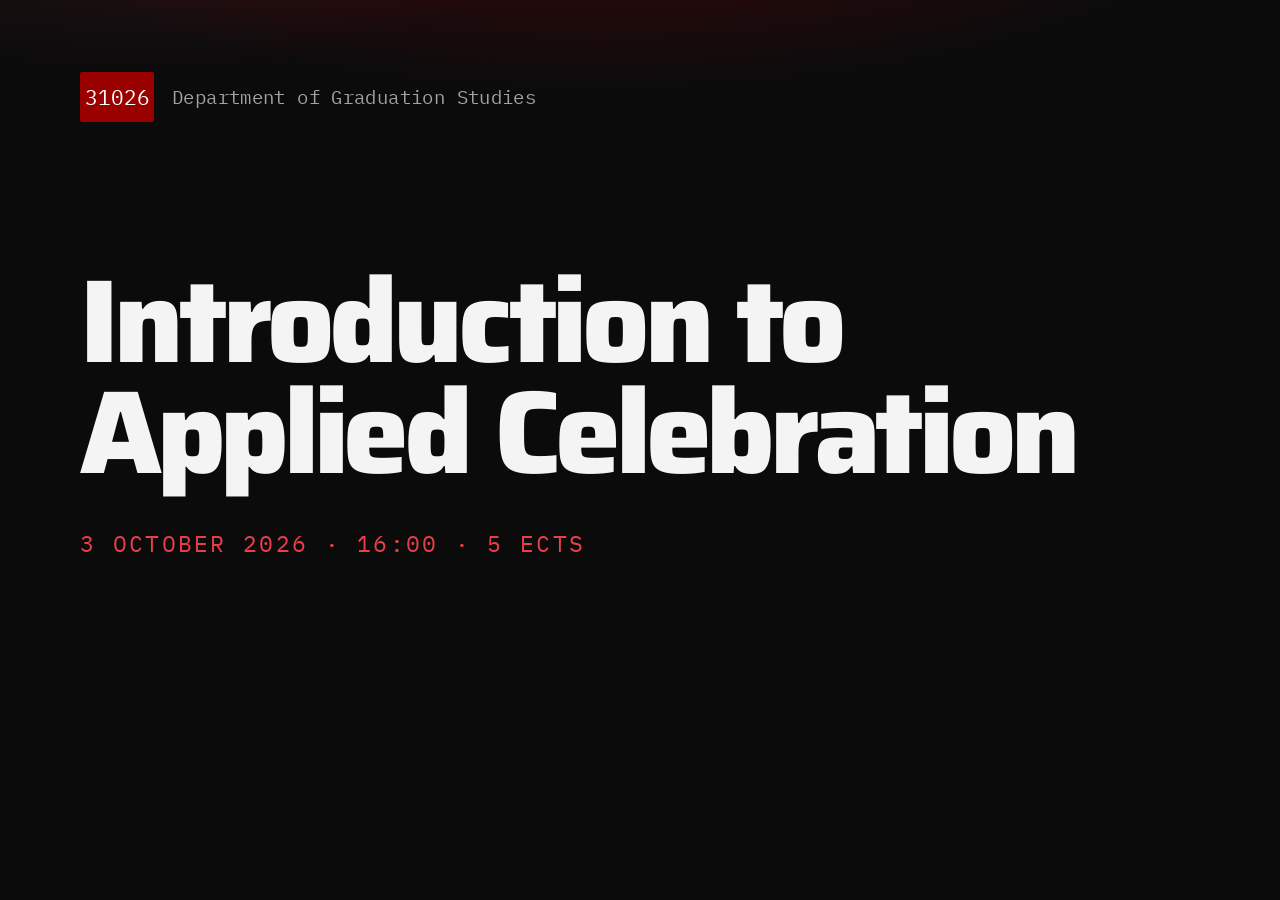
<file: assets/og.html>
<!doctype html>
<html lang="en">
<head>
<meta charset="utf-8">
<title>OG image source</title>
<!--
  Source for assets/og-image.png, the picture that shows up when the link is
  pasted into WhatsApp or anywhere else.

  This page is not part of the site. It exists only to be screenshotted at
  exactly 1200 x 630. To regenerate after changing the date or the venue,
  open it at that size and save the result as assets/og-image.png.
-->
<link rel="preconnect" href="https://fonts.googleapis.com">
<link rel="preconnect" href="https://fonts.gstatic.com" crossorigin>
<link rel="stylesheet"
      href="https://fonts.googleapis.com/css2?family=Saira:wght@500;600;800&family=IBM+Plex+Mono:wght@400;500&display=swap">
<style>
  * { box-sizing: border-box; margin: 0; }
  body {
    width: 1200px; height: 630px;
    background: #0B0B0C;
    color: #F4F4F5;
    font-family: 'Saira', sans-serif;
    position: relative;
    overflow: hidden;
    display: flex; flex-direction: column;
    padding: 72px 80px;
  }
  body::before {
    content: '';
    position: absolute; inset: -40% -20% auto -20%; height: 130%;
    background:
      radial-gradient(48% 52% at 22% 8%, rgba(232,63,72,0.18), transparent 62%),
      radial-gradient(70% 62% at 50% 0%, rgba(153,0,0,0.60), transparent 68%);
  }
  .row { position: relative; display: flex; align-items: center; gap: 18px; }
  .badge {
    display: grid; place-items: center;
    width: 74px; height: 50px;
    background: #990000; color: #fff;
    font-family: 'IBM Plex Mono', monospace;
    font-size: 21px; border-radius: 2px;
  }
  .dept { font-family: 'IBM Plex Mono', monospace; font-size: 19px; color: #A1A1A6; letter-spacing: 0.02em; }
  h1 {
    position: relative;
    font-size: 118px; font-weight: 800; line-height: 0.94;
    letter-spacing: -0.045em;
    margin-top: auto;
    max-width: 15ch;
  }
  .meta {
    position: relative;
    margin-top: 40px;
    font-family: 'IBM Plex Mono', monospace;
    font-size: 23px; letter-spacing: 0.1em; text-transform: uppercase;
    color: #E83F48;
  }
</style>
</head>
<body>
  <div class="row">
    <span class="badge">31026</span>
    <span class="dept">Department of Graduation Studies</span>
  </div>
  <h1>Introduction to Applied Celebration</h1>
  <p class="meta">3 October 2026 &middot; 16:00 &middot; 5 ECTS</p>
</body>
</html>
</file>
<file: styles.css>
/* ==========================================================================
   COURSE 03102
   Design tokens and base system. See .planning/DESIGN-BRIEF.md.

   Page Theme Lock: dark, whole page, no section flips.
   Accent Lock: DTU red #990000 only. Red text uses #E83F48 (4.9:1, passes AA).
   ========================================================================== */

:root {
  /* Colour ------------------------------------------------------------- */
  --bg:         #0B0B0C;   /* off black, never pure #000 */
  --surface:    #141416;
  --surface-2:  #1B1B1E;
  --ink:        #F4F4F5;   /* 17.9:1 on --bg */
  --ink-dim:    #A1A1A6;   /* 7.65:1 on --bg, recomputed. The old 8.9:1 here was wrong. */
  --ink-faint:  #6E6E73;
  --accent:     #990000;   /* DTU corporate red. Fills and large display only, 2.2:1 */
  --accent-lit: #E83F48;   /* DTU secondary red. All red TEXT uses this, 4.9:1 */
  --rule:       #2A2A2E;
  --rule-lit:   #3A3A40;

  /* Type --------------------------------------------------------------- */
  --font-display: 'Saira', 'Arial Narrow', system-ui, sans-serif;
  --font-body:    'IBM Plex Sans', system-ui, -apple-system, sans-serif;
  --font-mono:    'IBM Plex Mono', ui-monospace, 'SF Mono', Menlo, monospace;

  /* Space, on a 4px base ------------------------------------------------ */
  --s-1: 4px;   --s-2: 8px;   --s-3: 12px;  --s-4: 16px;
  --s-5: 24px;  --s-6: 32px;  --s-7: 48px;  --s-8: 64px;
  --s-9: 96px;  --s-10: 128px;

  /* Shape and surface. See THE AWAKENING below. These are the institutional
     values, which are the ones the page loads with and holds for three
     seconds. DTU is a squared off brand and for those five seconds this is a
     DTU page. --glass and --lift are 0, so every glass surface on the site is
     currently doing nothing at all. */
  --r-sm: 2px;
  --r-md: 8px;
  --r-lg: 10px;
  --glass: 0;
  --lift: 0;

  /* Motion. Strong curves, not the weak CSS built ins. ------------------- */
  --ease-out:  cubic-bezier(0.23, 1, 0.32, 1);
  --ease-both: cubic-bezier(0.65, 0, 0.35, 1);
  --t-fast: 140ms;
  --t-base: 220ms;

  /* How far the institutional mask has slipped, 0 at the top of the page and
     1 at the bottom. Written by motion.js on every scrub frame. Declared here
     with a value so that every calc() reading it resolves correctly when that
     file never loads, which is the state this page has to be correct in. */
  --chaos: 0;

  /* Layout -------------------------------------------------------------- */
  --wrap: 1080px;
  --topbar-h: 64px;

  /* The label-and-value grid, shared by the course fact table and by the
     enrollment form. One token because the form IS the fact table with
     editable cells, and two literal copies of one template drift apart. */
  --grid-record: minmax(180px, 260px) 1fr;

  /* Z scale, semantic, never 9999 ---------------------------------------
     The order between the middle two is the whole point. The menu panel
     covers the page and the nudge bar, and the top bar covers the menu panel,
     because the top bar is where the button that closes the panel lives. Put
     the panel over the bar and the guest can open a full screen menu with no
     visible way out of it. */
  --z-sticky: 100;   /* nudge bar */
  --z-menu:   150;   /* full screen mobile menu */
  --z-topbar: 200;   /* always reachable, carries the close button */
  --z-toast:  400;
}

/* ==========================================================================
   THE AWAKENING

   The page loads as a DTU course page and stays one for five seconds. Squared
   corners, flat surfaces, no glass, nothing moving. Long enough to read the
   course number and believe it. Then the mask slips and the whole thing morphs
   into something that is obviously not a university website.

   This is the degradation arc that already runs down the page, run along time
   instead. It is also why the Shape Consistency Lock in DESIGN-BRIEF.md is not
   being broken here: the squared geometry is not replaced, it is demoted to
   the opening act.

   Mechanically it is one attribute. app.js sets data-awake on <html> once, and
   because these five custom properties are registered with @property they are
   animatable, so every radius, every glass panel and every shadow on the site
   interpolates from one declaration instead of from forty separate rules.

   Without @property (older Safari and Firefox) the properties are not
   interpolatable, so the values jump rather than slide. The morph still
   happens, it just happens in one frame. That is a fair degradation and it is
   why no layout property is involved: nothing here can shift text under a
   finger whether it animates or snaps.
   ========================================================================== */

@property --r-sm  { syntax: '<length>'; inherits: true; initial-value: 2px; }
@property --r-md  { syntax: '<length>'; inherits: true; initial-value: 8px; }
@property --r-lg  { syntax: '<length>'; inherits: true; initial-value: 10px; }
@property --glass { syntax: '<number>'; inherits: true; initial-value: 0; }
@property --lift  { syntax: '<number>'; inherits: true; initial-value: 0; }

:root {
  transition:
    --r-sm  1000ms var(--ease-both),
    --r-md  1100ms var(--ease-both),
    --r-lg  1200ms var(--ease-both),
    --glass 1400ms var(--ease-out),
    --lift  1400ms var(--ease-out);
}

:root[data-awake="1"] {
  --r-sm: 10px;
  --r-md: 18px;
  --r-lg: 28px;
  --glass: 1;
  --lift: 1;
}

/* Asked for less motion, so the mask still slips but it does not slide. The
   reveal is the joke and it is kept; only the interpolation goes. */
@media (prefers-reduced-motion: reduce) {
  :root { transition: none; }
}

/* The room the page is lit by. z-index -1 puts it above the page background
   and below every word on the page, which works because nothing between here
   and <body> creates a stacking context.

   Opacity is --glass, so for the first five seconds there is no mood lighting
   on the university's course page, and it fades up as part of the same morph
   that rounds the corners.

   Two reds and nothing else. DESIGN-BRIEF.md locks DTU red as the only accent
   and permits the secondary palette in transient motion only, which ambient
   lighting is not. It also names the physical scene this whole site is lit by:
   a university building at night with one red exit sign still on. Two red
   masses at different depths is that sentence. */
.aura {
  position: fixed; inset: -25%;
  z-index: -1;
  overflow: hidden;
  pointer-events: none;
  opacity: var(--glass);
}

.aura span {
  position: absolute;
  display: block;
  border-radius: 50%;
  /* Soft colour stops rather than a blur filter. A radial gradient is already
     blurred by definition and costs one composited layer; blur() over a
     viewport sized element on a phone costs a repaint every frame. */
  will-change: transform;
}

.aura__a {
  top: 2%; left: -18%;
  width: 78vmax; height: 78vmax;
  background: radial-gradient(circle at 50% 50%,
    rgba(232, 63, 72, 0.17), rgba(232, 63, 72, 0.05) 42%, rgba(232, 63, 72, 0) 70%);
}

.aura__b {
  bottom: -22%; right: -20%;
  width: 66vmax; height: 66vmax;
  background: radial-gradient(circle at 50% 50%,
    rgba(153, 0, 0, 0.34), rgba(153, 0, 0, 0.10) 46%, rgba(153, 0, 0, 0) 72%);
}

/* The one that follows a finger. Parked centre screen and moved only by
   motion.js, so without that file it is a third static mass rather than a
   missing one. Smaller and brighter than the other two: it reads as a light
   being carried rather than a light left on. */
.aura__touch {
  top: 50%; left: 50%;
  width: 42vmax; height: 42vmax;
  margin: -21vmax 0 0 -21vmax;
  background: radial-gradient(circle at 50% 50%,
    rgba(232, 63, 72, 0.20), rgba(232, 63, 72, 0.06) 40%, rgba(232, 63, 72, 0) 68%);
}

/* ==========================================================================
   THE DISPENSE

   The morph is announced by a droplet dispensed from a needle, and the page
   transforms on impact. The host's thesis is modular automated liquid
   dispensing for point of care diagnostics, so the thing that transforms this
   page is the thing the party is celebrating.

   Every element below is built and removed by motion.js. None of it is in the
   markup, so a page without that file has none of it and is not waiting on it.
   ========================================================================== */

/* The rig hangs from the top edge and is positioned by transform only. Above
   the content, below the top bar: it is passing in front of the page, not
   behind it, but it must never cover the navigation. */
/* Above the top bar, not below it. The first build put the rig at --z-menu and
   the bar is 64px of --z-topbar directly on top of it, so a 64px needle was
   invisible for its whole descent and the droplet appeared out of nowhere. It
   passes in front of everything except the toast. */
.rig {
  position: fixed;
  top: 0; left: 0;
  z-index: calc(var(--z-toast) - 2);
  pointer-events: none;
  will-change: transform;
}

.rig__svg {
  position: absolute;
  top: 0; left: 0;
  display: block;
  overflow: visible;
}

/* THE INSTRUMENT.

   Three builds of this have now been rejected for the same reason, so the
   reason is worth writing down: at 3.4px of blur, and then at 1.3px, a
   peristaltic head reads as a grey ring with dots in it. Depth of field was
   costing more than it was buying. The head is the thing the owner wanted to
   see, so it is now essentially sharp and the rack focus is carried entirely
   by the near group below.

   What actually makes it legible as a pump is not the blur budget, it is
   having all three parts present: something the liquid comes FROM, a rotor
   that visibly turns, and rollers that sit ON the tube rather than beside it. */
.rig__pump {
  filter: blur(0.35px);
  opacity: 0.96;
}

/* THE RESERVOIR. Glass, so the level inside it is the point. */
.rig__bottle {
  fill: rgba(244, 244, 245, 0.05);
  stroke: #8A8A90;
  stroke-width: 2;
}
.rig__bottleliq {
  fill: rgba(232, 63, 72, 0.55);
  stroke: none;
}
.rig__cap {
  fill: #6E6E73;
  stroke: #8A8A90;
  stroke-width: 1;
}

.rig__housing {
  fill: none;
  stroke: #9A9AA0;
  stroke-width: 5.5;
  stroke-linecap: round;
}

/* The tube inside the head, full of what is being moved. Drawn under the
   rotor, so every roller sits on top of it and reads as pinching it shut. */
.rig__race {
  fill: none;
  stroke: rgba(232, 63, 72, 0.78);
  /* Thinner than the casing it runs inside, and thinner than the first build.
     At 7px the race was the loudest thing in the head and the rollers riding on
     it disappeared into the glow, which is most of why the mechanism was not
     reading as a mechanism. */
  stroke-width: 5.5;
  stroke-linecap: round;
}

/* The rotor plate. A roller passing in front of a solid body is unmistakable
   rotation; three thin lines at this size are not, which is why the spin was
   not registering. */
.rig__plate {
  fill: rgba(110, 110, 115, 0.55);
  stroke: #6E6E73;
  stroke-width: 1;
}
.rig__spoke  { stroke: #8A8A90; stroke-width: 2.5; }
.rig__roller { fill: #F2F2F5; stroke: #45454A; stroke-width: 1.6; }
.rig__rollerlit { fill: rgba(255, 255, 255, 0.9); }
.rig__hub    { fill: #B4B4BA; }

/* THE TUBE, drawn three times over one path. The halo is the out of focus
   pass and stays soft; the wall and the liquid sit inside the near group and
   rack into focus with the needle. */
.rig__tube { fill: none; stroke-linecap: round; }

.rig__tube--halo {
  stroke: rgba(232, 63, 72, 0.18);
  stroke-width: 15;
  filter: blur(6px);
}
.rig__tube--wall {
  stroke: rgba(244, 244, 245, 0.28);
  stroke-width: 7;
}
.rig__tube--liquid {
  stroke: var(--accent-lit);
  stroke-width: 4.5;
  filter: drop-shadow(0 0 5px rgba(232, 63, 72, 0.75));
}

/* THE NEEDLE. A blunt dispensing tip: a knurled collar, a tapered luer hub,
   and a short length of steel. The previous one was a bare 28px line, which is
   a scratch rather than an instrument, and nothing in it said where the tube
   ended and the needle began. The hub is what says that, and it is also what
   makes the steel read as short, because there is finally something to read it
   as short against. */
.rig__collar {
  fill: #8A8A90;
  stroke: #55555A;
  stroke-width: 0.8;
}
.rig__luer {
  fill: #C8C8CE;
  stroke: #6E6E73;
  stroke-width: 1;
  stroke-linejoin: round;
}
.rig__needle {
  stroke: #E4E4E8;
  stroke-width: 2.2;
  stroke-linecap: round;
}

/* The focus pull. One filter on one group, animated from soft to sharp as the
   liquid arrives, so the camera appears to rack from the pump to the tip. */
.rig__near {
  --near-blur: 5px;
  filter: blur(var(--near-blur));
}

/* The bead at the tip. Not a circle: a droplet is heavier at the bottom and
   drawn to a point at the top, which is what this radius does. Positioned by
   transform from 0,0 rather than by offsets, so it is a sibling of the drawing
   and keeps its own opacity when the instrument withdraws. */
.rig__bead {
  position: absolute;
  top: -6px; left: -5px;
  display: block;
  width: 10px; height: 12px;
  border-radius: 50% 50% 50% 50% / 62% 62% 38% 38%;
  background: radial-gradient(circle at 38% 30%,
    #F4A0A5 0%, var(--accent-lit) 42%, #8E1116 100%);
  box-shadow: 0 0 12px rgba(232, 63, 72, 0.7);
  will-change: transform, opacity;
}

/* The ring the impact throws out. Sized to outrun the largest phone in both
   directions, so scaling it from 0 to 1 always clears the viewport. */
.ripple {
  position: fixed;
  top: 0; left: 0;
  z-index: var(--z-menu);
  width: 240vmax; height: 240vmax;
  margin: -120vmax 0 0 -120vmax;
  border-radius: 50%;
  border: 2px solid rgba(232, 63, 72, 0.5);
  background: radial-gradient(circle at 50% 50%,
    rgba(232, 63, 72, 0.10), rgba(232, 63, 72, 0) 42%);
  pointer-events: none;
  will-change: transform, opacity;
}

/* The ones the ongoing nozzles leave. Same ring, a fraction of the reach, and
   behind the content rather than in front of it. */
.ripple--small {
  z-index: -1;
  width: 34vmax; height: 34vmax;
  margin: -17vmax 0 0 -17vmax;
  border-width: 1px;
  border-color: rgba(232, 63, 72, 0.34);
}

/* The droplets themselves, both the splash satellites and the ones the
   nozzles keep releasing. Behind the content, so nothing ever falls across a
   word a guest is reading. */
.motes {
  position: fixed; inset: 0;
  z-index: -1;
  overflow: hidden;
  pointer-events: none;
}
/* The teardrop shape and the physics are shared; the colour is set inline per
   droplet, because which of the six channels it came out of is the only thing
   that differs between them. The splash satellites inherit the red default. */
.motes span {
  position: absolute; top: 0; left: 0;
  display: block;
  border-radius: 50% 50% 50% 50% / 62% 62% 38% 38%;
  background: var(--accent-lit);
  box-shadow: 0 0 9px rgba(232, 63, 72, 0.55);
  will-change: transform, opacity;
}

/* --------------------------------------------------------------------------
   Base
   -------------------------------------------------------------------------- */

*, *::before, *::after { box-sizing: border-box; }

html {
  scroll-behavior: smooth;
  scroll-padding-top: calc(var(--topbar-h) + var(--s-4));
  /* The bottom half of the same idea: the top bar is fixed and so is the nudge
     bar, so an in-page jump has to clear both or it lands its target underneath
     one of them. The height is written from JS on every event that can change
     it, and falls back to zero rather than to a guess, because a hidden bar
     must reserve nothing. */
  scroll-padding-bottom: calc(var(--nudge-h, 0px) + var(--s-4));
  -webkit-text-size-adjust: 100%;
}

body {
  margin: 0;
  background: var(--bg);
  color: var(--ink);
  font-family: var(--font-body);
  font-size: 16px;
  line-height: 1.6;
  -webkit-font-smoothing: antialiased;
  overflow-x: hidden;
}

h1, h2, h3 {
  font-family: var(--font-display);
  line-height: 1.1;
  letter-spacing: -0.03em;
  text-wrap: balance;
  margin: 0;
}

p { text-wrap: pretty; margin: 0; }

a { color: inherit; }

/* Three separate elements now depend on the hidden attribute (#nudge, #toast,
   and the enrollment failure banner), and a single display declaration on any
   of their own selectors would silently defeat it. Declared once, here, rather
   than defended one selector at a time. */
[hidden] { display: none !important; }

.wrap {
  width: 100%;
  max-width: var(--wrap);
  margin-inline: auto;
  padding-inline: var(--s-5);
}

/* The tilt motion.js puts on the unhinged sections rotates a full bleed box,
   and a rotated box is wider than the box it started as: about 5px each side
   at 375px, which is a real sideways drag on a phone.

   Clipped here rather than on <html>. That was tried and reverted: overflow on
   the root makes it the scroll container and the sticky top bar stops
   sticking. The bar lives in <header>, outside <main>, so clipping here cannot
   reach it, and nothing inside <main> is sticky.

   clip and not hidden. hidden on one axis forces the other axis to auto, which
   would turn <main> into a scrolling box; clip leaves overflow-y visible,
   which is the entire reason the keyword exists. A browser too old to know it
   drops the line and keeps today's five pixels. */
main, .footer { overflow-x: clip; }

.mono {
  font-family: var(--font-mono);
  font-variant-numeric: tabular-nums;
}

.sr-only {
  position: absolute; width: 1px; height: 1px;
  padding: 0; margin: -1px; overflow: hidden;
  clip-path: inset(50%); white-space: nowrap; border: 0;
}

/* Focus. Never remove the ring without replacing it. ----------------------- */
:focus-visible {
  outline: 2px solid var(--accent-lit);
  outline-offset: 3px;
  border-radius: var(--r-sm);
}

/* The two sections carrying tabindex="-1" receive focus when a jump link lands
   on them, which is what makes the jump work for a keyboard or screen reader
   guest instead of only moving the viewport. Painting a ring around an entire
   section for someone who arrived by tapping is noise, so it is suppressed for
   that case alone. :focus-visible is deliberately untouched, so a guest who
   jumped with the keyboard still sees exactly where they landed. The ring is
   never removed without the keyboard case being left standing. */
.section[tabindex="-1"]:focus:not(:focus-visible) { outline: none; }

.skip-link {
  position: absolute; top: var(--s-2); left: var(--s-2);
  z-index: calc(var(--z-toast) + 1);
  padding: var(--s-3) var(--s-4);
  background: var(--accent-lit);
  color: #150000;
  font-weight: 600; text-decoration: none;
  border-radius: var(--r-sm);
  transform: translateY(-200%);
  transition: transform var(--t-base) var(--ease-out);
}
.skip-link:focus { transform: translateY(0); }

/* --------------------------------------------------------------------------
   Top bar
   -------------------------------------------------------------------------- */

/* The bar carries the morph more visibly than anything else on the page,
   because it is the one element a guest is looking at the whole time.

   Institutional: a full width slab with a hairline under it. Awake: the slab
   dissolves and the inner row becomes a floating glass pill.

   The geometry that makes that possible is present from the very first frame.
   .topbar__inner already sits inside a 6px gutter and is already 52px tall
   inside a 64px bar, so the pill's box exists while it is still invisible and
   the morph changes nothing but paint. No margin, height or padding is
   interpolated anywhere in this block, which is what keeps a three second old
   page from re-flowing under someone's thumb. */
.topbar {
  position: sticky; top: 0;
  z-index: var(--z-topbar);
  min-height: var(--topbar-h);
  background: rgba(11, 11, 12, calc(0.86 - 0.5 * var(--glass)));
  backdrop-filter: blur(calc(10px - 10px * var(--glass)));
  border-bottom: 1px solid rgba(42, 42, 46, calc(1 - var(--glass)));
}

.topbar__inner {
  max-width: var(--wrap);
  margin-inline: auto;
  margin-block: 6px;
  padding: 0 var(--s-5);
  min-height: calc(var(--topbar-h) - 12px);
  display: flex; align-items: center; gap: var(--s-5);

  /* All four of these are doing nothing at --glass 0. */
  border-radius: var(--r-lg);
  background: rgba(22, 22, 26, calc(0.72 * var(--glass)));
  border: 1px solid rgba(255, 255, 255, calc(0.10 * var(--glass)));
  backdrop-filter: blur(calc(20px * var(--glass))) saturate(calc(1 + 0.7 * var(--glass)));
  box-shadow:
    inset 0 1px 0 rgba(255, 255, 255, calc(0.09 * var(--glass))),
    0 12px 34px rgba(0, 0, 0, calc(0.42 * var(--lift)));
}

/* The pill wants its own gutter once it is a pill, and margin-inline is not a
   property this morph is allowed to animate. Given from the start instead: at
   1080px and up the wrap already has room to give these back. */
@media (max-width: 1128px) {
  .topbar__inner { margin-inline: var(--s-2); }
}

.mark {
  display: flex; align-items: center; gap: var(--s-3);
  text-decoration: none; flex-shrink: 0;
}

/* Not the DTU logo. A course number in a red square, which is the visual
   language of the parody without borrowing anyone's actual mark. */
.mark__badge {
  display: grid; place-items: center;
  width: 44px; height: 30px;
  background: var(--accent);
  color: #fff;
  font-family: var(--font-mono);
  font-size: 13px; font-weight: 500;
  letter-spacing: 0.02em;
  border-radius: var(--r-sm);
  transition: transform var(--t-fast) var(--ease-out);
  user-select: none;
}
.mark:active .mark__badge { transform: scale(0.96); }

.mark__dept {
  font-size: 12px;
  color: var(--ink-dim);
  letter-spacing: 0.01em;
  max-width: 22ch;
  line-height: 1.25;
}

.topnav {
  display: flex; align-items: center; gap: var(--s-5);
  margin-left: auto;
  font-size: 13.5px;
}
.topnav a {
  color: var(--ink-dim);
  text-decoration: none;
  padding: var(--s-2) 0;
  border-bottom: 1px solid transparent;
  transition: color var(--t-fast) var(--ease-out),
              border-color var(--t-fast) var(--ease-out);
}
@media (hover: hover) and (pointer: fine) {
  .topnav a:hover { color: var(--ink); border-bottom-color: var(--accent-lit); }
}

/* The upload call to action. In the markup from day one but shipped hidden:
   app.js unhides it on the same gate that opens the photo portal, so the bar
   only advertises uploading while uploading is actually possible.

   The [hidden] rule is not decoration. An author display beats the browser's
   own [hidden] { display: none } on specificity, so without it the pill would
   ignore the attribute and stand in the bar all month. */
.upload-cta {
  display: inline-flex; align-items: center;
  flex-shrink: 0;
  min-height: 32px;
  padding: 5px 14px;
  background: var(--accent);
  color: #fff;
  font-size: 13px; font-weight: 500;
  letter-spacing: 0.01em;
  text-decoration: none;
  white-space: nowrap;
  border-radius: 999px;
  transition: background var(--t-fast) var(--ease-out),
              transform var(--t-fast) var(--ease-out);
}
.upload-cta[hidden] { display: none !important; }
.upload-cta:active { transform: scale(0.96); }
@media (hover: hover) and (pointer: fine) {
  .upload-cta:hover { background: var(--accent-lit); }
}
.upload-cta__short { display: none; }

.langswitch {
  display: flex; align-items: center; gap: 2px;
  flex-shrink: 0;
  border: 1px solid var(--rule);
  border-radius: var(--r-sm);
  padding: 2px;
}
.langswitch button {
  appearance: none; border: 0; cursor: pointer;
  background: transparent;
  color: var(--ink-dim);
  font-family: var(--font-mono);
  font-size: 12px; font-weight: 500;
  padding: 6px 9px;
  min-height: 32px;
  border-radius: var(--r-sm);
  transition: background var(--t-fast) var(--ease-out),
              color var(--t-fast) var(--ease-out);
}
.langswitch button[aria-pressed="true"] {
  background: var(--accent);
  color: #fff;
}
@media (hover: hover) and (pointer: fine) {
  .langswitch button:not([aria-pressed="true"]):hover { color: var(--ink); background: var(--surface-2); }
}

/* Scroll progress. Sits at scaleX(0) and stays there unless motion.js is
   alive, so it costs a page without that file two pixels of nothing. */
.scrollrule {
  position: absolute;
  left: 0; right: 0; bottom: -1px;
  height: 2px;
  overflow: hidden;
  pointer-events: none;
}
.scrollrule span {
  display: block;
  width: 100%; height: 100%;
  background: var(--accent-lit);
  transform: scaleX(0);
  transform-origin: 0 50%;
}

/* Confetti, thrown once when a guest saves the date and removed three seconds
   later. Fixed and pointer-events:none, which is the only shape the
   performance rule allows a full viewport overlay to take. Below the toast, so
   the sentence confirming what just happened stays readable through it. */
.confetti {
  position: fixed; inset: 0;
  z-index: calc(var(--z-toast) - 1);
  overflow: hidden;
  pointer-events: none;
}
.confetti span {
  position: absolute; top: 0; left: 0;
  width: 8px; height: 12px;
  border-radius: 1px;
  will-change: transform, opacity;
}

/* --------------------------------------------------------------------------
   Mobile navigation
   Written phone first, because the phone is the only place it exists. The
   desktop rule at the bottom of this block is the override, not the base.
   -------------------------------------------------------------------------- */

.navtoggle {
  display: inline-flex;
  align-items: center; justify-content: center;
  flex-shrink: 0;
  width: 44px; height: 44px;
  margin-left: var(--s-4);
  appearance: none; cursor: pointer;
  background: transparent;
  border: 1px solid var(--rule);
  border-radius: var(--r-sm);
  color: var(--ink);
  transition: border-color var(--t-fast) var(--ease-out);
}
.navtoggle:active { border-color: var(--rule-lit); }

/* Two bars, not three. Two rotate into a clean X with no third bar left to
   dissolve, which is one fewer thing that can be caught mid transition. */
.navtoggle__bars {
  position: relative; display: block;
  width: 18px; height: 12px;
}
.navtoggle__bars span {
  position: absolute; left: 0;
  display: block; width: 100%; height: 2px;
  background: currentColor;
  transition: transform var(--t-base) var(--ease-both);
}
.navtoggle__bars span:nth-child(1) { top: 0; }
.navtoggle__bars span:nth-child(2) { bottom: 0; }

.navtoggle[aria-expanded="true"] .navtoggle__bars span:nth-child(1) {
  transform: translateY(5px) rotate(45deg);
}
.navtoggle[aria-expanded="true"] .navtoggle__bars span:nth-child(2) {
  transform: translateY(-5px) rotate(-45deg);
}

/* THE COURSE INDEX
   A bottom sheet. Everything below is written phone first; the desktop rule at
   the end of the block caps its width and centres it. */
.navmenu {
  position: fixed; inset: 0;
  z-index: var(--z-menu);
  display: flex;
  align-items: flex-end;          /* the sheet sits on the bottom edge */
}

.navmenu__scrim {
  position: absolute; inset: 0;
  background: rgba(6, 6, 7, 0.62);
  backdrop-filter: blur(14px);
  opacity: 0;
  transition: opacity var(--t-base) var(--ease-out);
}
.navmenu[data-show="1"] .navmenu__scrim { opacity: 1; }

.navmenu__sheet {
  position: relative;
  width: 100%;
  max-height: calc(100dvh - var(--topbar-h) - var(--s-4));
  overflow-y: auto;
  overscroll-behavior: contain;
  padding: var(--s-3) var(--s-4) calc(var(--s-6) + env(safe-area-inset-bottom, 0px));
  background: rgba(18, 18, 22, 0.86);
  border: 1px solid rgba(255, 255, 255, 0.10);
  border-bottom: 0;
  border-radius: var(--r-lg) var(--r-lg) 0 0;
  backdrop-filter: blur(26px) saturate(1.6);
  box-shadow: 0 -20px 60px rgba(0, 0, 0, 0.55),
              inset 0 1px 0 rgba(255, 255, 255, 0.10);

  /* Rises from below rather than fading in place. A sheet that fades has no
     direction and reads as a modal; one that rises reads as a drawer, which is
     what it is. */
  transform: translateY(12%);
  opacity: 0;
  transition: transform 420ms var(--ease-out), opacity 260ms var(--ease-out);
}
.navmenu[data-show="1"] .navmenu__sheet { transform: none; opacity: 1; }

/* The grab handle. Purely a signal that this thing came from the bottom edge
   and can be dismissed downward. */
.navmenu__grip {
  display: block;
  width: 38px; height: 4px;
  margin: 0 auto var(--s-4);
  border-radius: 999px;
  background: rgba(255, 255, 255, 0.22);
}

.navmenu__title {
  font-family: var(--font-mono);
  font-size: 12px;
  letter-spacing: 0.14em;
  text-transform: uppercase;
  color: var(--ink-faint);
  margin: 0 0 var(--s-3);
}

/* Seven tiles in two columns. The seventh takes the full width rather than
   leaving a hole beside it: a grid with an empty cell at the end was planned
   wrong. */
.navmenu__grid {
  position: relative;
  display: grid;
  grid-template-columns: repeat(2, 1fr);
  gap: var(--s-2);
}

.navmenu__grid a {
  position: relative;            /* above the spotlight */
  z-index: 1;
  display: flex; flex-direction: column; justify-content: space-between;
  gap: var(--s-4);
  min-height: 84px;
  padding: var(--s-3);
  text-decoration: none;
  color: var(--ink);
  border: 1px solid rgba(255, 255, 255, 0.09);
  border-radius: var(--r-md);
  background: rgba(255, 255, 255, 0.035);
  transition: transform var(--t-fast) var(--ease-out),
              border-color var(--t-fast) var(--ease-out),
              background var(--t-fast) var(--ease-out);

  /* The stagger is CSS, not script, so it survives motion.js never arriving. */
  opacity: 0;
  transform: translateY(16px);
}
.navmenu[data-show="1"] .navmenu__grid a {
  opacity: 1;
  transform: none;
  transition: opacity 320ms var(--ease-out),
              transform 420ms var(--ease-out),
              border-color var(--t-fast) var(--ease-out),
              background var(--t-fast) var(--ease-out);
}

.navmenu__grid a:nth-child(2) { transition-delay: 40ms; }
.navmenu__grid a:nth-child(3) { transition-delay: 75ms; }
.navmenu__grid a:nth-child(4) { transition-delay: 110ms; }
.navmenu__grid a:nth-child(5) { transition-delay: 145ms; }
.navmenu__grid a:nth-child(6) { transition-delay: 180ms; }
.navmenu__grid a:nth-child(7) { transition-delay: 215ms; }
.navmenu__grid a:nth-child(8) { transition-delay: 250ms; }

/* The album, last and alone, takes the row rather than leaving a gap. */
.navmenu__grid a:last-of-type { grid-column: span 2; min-height: 68px; }

.navmenu__grid a:active { transform: scale(0.975); }

@media (hover: hover) and (pointer: fine) {
  .navmenu__grid a:hover {
    border-color: rgba(255, 255, 255, 0.20);
    background: rgba(255, 255, 255, 0.07);
  }
}

.navmenu__n {
  font-size: 11px;
  letter-spacing: 0.1em;
  color: var(--ink-faint);
}

.navmenu__l {
  font-family: var(--font-display);
  font-size: 15.5px;
  font-weight: 600;
  letter-spacing: -0.015em;
  line-height: 1.15;
}

/* Building access, marked out. Same reason it is the one link kept in the bar:
   it is what a guest opens this site to find. */
.navmenu__grid a[data-key] {
  border-color: rgba(232, 63, 72, 0.42);
  background: rgba(153, 0, 0, 0.16);
}
.navmenu__grid a[data-key] .navmenu__n { color: var(--accent-lit); }

/* The moving box. Sized and placed by script; before that it is invisible and
   occupies nothing, so a sheet opened without JS is simply a sheet of tiles.
   Transform only, so sliding it costs no layout. */
.navmenu__spot {
  position: absolute;
  top: 0; left: 0;
  z-index: 0;
  border-radius: var(--r-md);
  background: rgba(232, 63, 72, 0.16);
  border: 1px solid rgba(232, 63, 72, 0.55);
  box-shadow: 0 0 0 1px rgba(232, 63, 72, 0.12), 0 8px 26px rgba(232, 63, 72, 0.18);
  opacity: 0;
  pointer-events: none;
  transition: transform 520ms var(--ease-both),
              width 520ms var(--ease-both),
              height 520ms var(--ease-both),
              opacity 260ms var(--ease-out);
}
.navmenu__spot[data-on="1"] { opacity: 1; }

.navmenu__grid a[aria-current="true"] .navmenu__l { color: #fff; }

.navmenu__lang {
  align-self: flex-start;
  margin-top: var(--s-5);
  opacity: 0;
  transform: translateY(14px);
  transition: opacity var(--t-base) var(--ease-out),
              transform var(--t-base) var(--ease-out);
}
.navmenu[data-show="1"] .navmenu__lang {
  opacity: 1; transform: none; transition-delay: 285ms;
}
.navmenu__lang button { min-height: 44px; min-width: 52px; font-size: 13px; }

/* A sheet glued to the bottom edge of a 1400px monitor is a phone pattern
   wearing the wrong size, so above this it becomes a centred card. */
@media (min-width: 620px) {
  .navmenu { align-items: center; justify-content: center; padding: var(--s-5); }
  .navmenu__sheet {
    max-width: 560px;
    border-radius: var(--r-lg);
    border-bottom: 1px solid rgba(255, 255, 255, 0.10);
    transform: translateY(18px) scale(0.98);
  }
  .navmenu[data-show="1"] .navmenu__sheet { transform: none; }
}

@media (max-width: 900px) {
  .mark__dept { display: none; }
  .topnav { gap: var(--s-4); }
  .topnav a:not(.topnav__key) { display: none; }

  /* Building access stays in the bar itself, and stays there on purpose. The
     phase 2 goal is that a guest standing outside the building finds the door.
     Filing that behind a menu button to tidy up the bar would trade the core
     value of the project for neatness. */
  .topnav__key {
    color: var(--ink);
    font-weight: 500;
    display: inline-flex; align-items: center;
    min-height: 44px;          /* touch target */
  }

  /* Moved into the menu panel. See the note in index.html for the arithmetic. */
  .topbar .langswitch { display: none; }

  /* The upload pill drops to its one word form and grows a real touch
     target. It appears at all only while the portal is open. */
  .upload-cta { min-height: 44px; padding-inline: 16px; }
  .upload-cta__full  { display: none; }
  .upload-cta__short { display: inline; }
}

/* A very narrow phone cannot hold the badge, the access link, the pill and
   the menu button on one 52px line. While the pill is on duty the access
   link yields the bar and lives on in the menu sheet (item 05): by the hour
   uploads open, everyone who needed the door has already found it. Browsers
   without :has() simply keep both and crowd a little, which is a smaller
   failure than hiding either unconditionally. */
@media (max-width: 560px) {
  .topbar__inner:has(.upload-cta:not([hidden])) .topnav { display: none; }
  .topbar__inner:has(.upload-cta:not([hidden])) .upload-cta { margin-left: auto; }
}

/* Desktop has the opposite squeeze: the six links plus the language switch
   already fill the 1080px wrap to within a step (see the nowrap note in the
   masthead block), so a 154px pill overflows the bar by exactly itself. Two
   things stand down while the pill is up, measured in a real browser at the
   wrap width with room to spare for the longer Danish strings:

     the Documentation link, because the pill IS that link wearing a better
     coat, same href and same section, so hiding it loses nothing at all;
     and the department subtitle, which is a joke the hero repeats anyway.

   Both come straight back the moment the portal closes and the pill hides.
   A browser without :has() keeps everything and clips the language switch
   off the right edge instead, which is the least valuable thing in the bar
   to lose and only for the few pre-2023 desktops that will ever see it. */
@media (min-width: 901px) {
  .topbar__inner:has(.upload-cta:not([hidden])) .topnav a[href="#photos"] { display: none; }
  .topbar__inner:has(.upload-cta:not([hidden])) .mark__dept { display: none; }
}

/* Desktop keeps the institutional bar it already had: six links on one line,
   language switch in place, and no menu button at all. */
@media (min-width: 901px) {
  .navtoggle { display: none; }
  .navmenu   { display: none !important; }
}

/* Touch devices get real 44px targets, whatever the visual size suggests. */
@media (pointer: coarse) {
  .langswitch button { min-height: 44px; min-width: 44px; }
  .mark { min-height: 44px; }
  .facts__row--egg { min-height: 44px; }
  /* The location buttons are sized in their own block further down the file,
     not here. This block sits above .btn, and a class level rule in it loses
     to .btn's own min-height on source order. See the note by .dirs. */
}

/* --------------------------------------------------------------------------
   Hero
   The scene: a university building at night, one red exit sign still lit.
   -------------------------------------------------------------------------- */

.hero {
  position: relative;
  padding-block: clamp(var(--s-7), 9vw, var(--s-9)) var(--s-8);
  overflow: hidden;
}

.hero::before {
  content: '';
  position: absolute; inset: -40% -20% auto -20%;
  height: 120%;
  background:
    radial-gradient(48% 52% at 22% 8%, rgba(232, 63, 72, 0.16), transparent 62%),
    radial-gradient(70% 62% at 50% 0%, rgba(153, 0, 0, 0.55), transparent 68%);
  pointer-events: none;
  animation: exit-sign 9s var(--ease-both) infinite;
  will-change: opacity;
}

/* An old fluorescent exit sign, not a disco light. Small amplitude. */
@keyframes exit-sign {
  0%, 100% { opacity: 0.78; }
  43%      { opacity: 1; }
  47%      { opacity: 0.86; }
  52%      { opacity: 1; }
}

.eyebrow {
  font-family: var(--font-mono);
  font-size: 12.5px;
  letter-spacing: 0.12em;
  text-transform: uppercase;
  color: var(--accent-lit);
  margin-bottom: var(--s-5);
}

.hero__title {
  font-size: clamp(2.4rem, 7.5vw, 5.4rem);
  font-weight: 800;
  letter-spacing: -0.04em;
  margin-bottom: var(--s-4);
}

/* --------------------------------------------------------------------------
   THE COURSE RESPONSIBLE

   A real DTU course page names a lecturer and shows their face. This is that,
   directly under the headline, and it is also where the host's name lives on
   the page: it used to appear only inside a fold, on a site that is an
   invitation from him.

   Deliberately small and quiet. It sits between the title and the date, and
   the date is the largest thing on the page by design, so anything here that
   competed with it would be the wrong trade.
   -------------------------------------------------------------------------- */

.hostcard {
  display: inline-flex;
  align-items: center;
  gap: var(--s-3);
  margin-bottom: var(--s-6);
  padding: var(--s-2) var(--s-4) var(--s-2) var(--s-2);
  border-radius: 999px;
  border: 1px solid var(--rule);
  background: color-mix(in oklab, var(--surface) 70%, transparent);
}

.hostcard__pic {
  flex: 0 0 auto;
  display: flex;
  align-items: center;
  justify-content: center;
  width: 48px; height: 48px;
  border-radius: 50%;
  overflow: hidden;
  background: var(--surface-2);
  border: 1px solid var(--rule-lit);
}

.hostcard__pic img {
  display: block;
  width: 100%; height: 100%;
  object-fit: cover;
}

/* The state with no photograph in config. An initial in a disc, in the display
   face, which reads as a considered placeholder rather than as an image that
   failed. */
.hostcard__pic[data-mono="1"] {
  font-family: var(--font-display);
  font-size: 20px;
  font-weight: 700;
  color: var(--ink-dim);
  letter-spacing: 0;
}

.hostcard__text {
  display: flex;
  flex-direction: column;
  gap: 2px;
  text-align: left;
}

.hostcard__name {
  font-size: 15px;
  font-weight: 600;
  line-height: 1.2;
  color: var(--ink);
}

.hostcard__role {
  font-family: var(--font-mono);
  font-size: 11px;
  letter-spacing: 0.1em;
  text-transform: uppercase;
  color: var(--ink-faint);
}

/* The 16ch measure is a desktop instruction, not a universal one. On a phone
   it forces this headline onto a third line for no reason and costs the save
   the date block 42px of the only viewport that matters. Applied from the
   width where there is room to spare. */
@media (min-width: 700px) {
  .hero__title { max-width: 16ch; margin-bottom: var(--s-7); }
}

.hero__actions {
  display: flex; flex-wrap: wrap; gap: var(--s-3);
  margin-top: var(--s-5);
}

/* --------------------------------------------------------------------------
   Save the date
   The one block on the page allowed to be enormous. Sized from the phone up,
   because the phone is where this gets read and every earlier complaint about
   this site was a phone complaint.
   -------------------------------------------------------------------------- */

.savedate {
  margin-top: var(--s-5);
  margin-bottom: var(--s-5);
}

.savedate__eyebrow {
  font-family: var(--font-mono);
  font-size: 12px;
  letter-spacing: 0.14em;
  text-transform: uppercase;
  color: var(--accent-lit);
  margin-bottom: var(--s-2);
}

/* 26vw holds "03.10" inside a 390px viewport with its 24px gutters and still
   lands about four times the height of the countdown digits below it, which is
   the ranking the whole block exists to state. */
.savedate__num {
  font-family: var(--font-display);
  font-weight: 800;
  font-size: clamp(4.2rem, 26vw, 11rem);
  line-height: 0.86;
  letter-spacing: -0.05em;
  font-variant-numeric: tabular-nums;
  font-feature-settings: 'tnum' 1;
  color: var(--ink);
  margin-bottom: var(--s-3);
}

/* The separator carries the accent so the number reads as one designed object
   rather than as four digits and a full stop. Large display type, which is the
   only place DTU red is allowed to appear as a fill. */
.savedate__dot {
  color: var(--accent-lit);
  margin-inline: -0.06em;
}

.savedate__full {
  font-family: var(--font-mono);
  font-size: clamp(13px, 3.6vw, 15px);
  letter-spacing: 0.03em;
  color: var(--ink-dim);
  margin-bottom: var(--s-5);
}

.savedate__act {
  display: flex;
  flex-direction: column;
  align-items: stretch;
  gap: var(--s-3);
}

.savedate__act .btn { width: 100%; min-height: 52px; }

/* The fallback link, not a second call to action. It is a link because it goes
   somewhere, it is quiet because the button above it is the answer for almost
   everyone, and it carries a 44px box because it is still a tap target. */
.savedate__alt {
  display: inline-flex;
  align-items: center;
  align-self: flex-start;
  min-height: 44px;
  font-size: 13.5px;
  color: var(--ink-dim);
  text-decoration: underline;
  text-underline-offset: 3px;
  text-decoration-thickness: 1px;
  transition: color var(--t-fast) var(--ease-out);
}
@media (hover: hover) and (pointer: fine) {
  .savedate__alt:hover { color: var(--ink); }
}

@media (min-width: 481px) {
  .savedate { margin-top: var(--s-6); margin-bottom: var(--s-7); }
  .savedate__act {
    flex-direction: row;
    align-items: center;
    gap: var(--s-5);
  }
  .savedate__act .btn { width: auto; }
}

/* On a phone the buttons stack, so they stack deliberately: equal width,
   full bleed, thumb sized. Ragged auto widths read as an accident. */
@media (max-width: 480px) {
  .hero__actions { flex-direction: column; align-items: stretch; }
  .hero__actions .btn { width: 100%; min-height: 52px; }
}

/* --------------------------------------------------------------------------
   Countdown
   Demoted, on purpose. It used to be the one element allowed to break the
   display size ceiling. The save the date block above now holds that licence,
   because the date is the thing a guest has to act on and the countdown only
   measures how long they have left to act. The countdown keeps its job and
   loses its spectacle: a data strip under the date, hairline separated, still
   the second largest thing in the hero.
   -------------------------------------------------------------------------- */

.countdown {
  border-top: 1px solid var(--rule);
  padding-top: var(--s-5);
}

.countdown__label {
  font-family: var(--font-mono);
  font-size: 12px;
  letter-spacing: 0.1em;
  text-transform: uppercase;
  color: var(--ink-faint);
  margin-bottom: var(--s-3);
}

.countdown__clock {
  display: flex; align-items: baseline; gap: var(--s-3);
  font-family: var(--font-display);
  font-variant-numeric: tabular-nums;
  font-feature-settings: 'tnum' 1;
}

.unit { display: flex; flex-direction: column; }

.unit__n {
  font-size: clamp(1.9rem, 7vw, 3rem);
  font-weight: 800;
  line-height: 0.92;
  letter-spacing: -0.04em;
  color: var(--ink);
}

/* Legibility floor is set by the phone, not the desktop. These get read
   outdoors, at night, by someone who is already late. */
.unit__l {
  font-family: var(--font-mono);
  font-size: clamp(10.5px, 2.8vw, 12px);
  letter-spacing: 0.14em;
  text-transform: uppercase;
  color: var(--ink-dim);
  margin-top: var(--s-2);
}

/* Sized with the digits, not under them, so the dots read as punctuation
   rather than as specks of dust on the screen. */
.unit__sep {
  font-size: clamp(1.9rem, 7vw, 3rem);
  font-weight: 500;
  line-height: 0.92;
  color: var(--accent-lit);
  opacity: 0.75;
  margin-inline: calc(var(--s-1) * -1);
}

/* Seconds tick. Opacity only, so it never causes layout work. */
#cd-s { transition: opacity var(--t-fast) var(--ease-out); }
.countdown[data-tick="1"] #cd-s { opacity: 0.82; }

/* Live and finished states */
.countdown__status {
  font-family: var(--font-display);
  font-size: clamp(1.8rem, 5vw, 3.2rem);
  font-weight: 800;
  letter-spacing: -0.035em;
  line-height: 1.05;
  color: var(--ink);
}
.countdown__note {
  color: var(--ink-dim);
  margin-top: var(--s-3);
  max-width: 46ch;
}

.countdown[data-state="live"] .countdown__clock,
.countdown[data-state="over"] .countdown__clock { display: none; }

.countdown[data-state="live"] .countdown__status { color: var(--accent-lit); }

/* The two by two grid that used to live here existed because four digit pairs
   at 19vw could not share a line on a phone. At the demoted size they fit one
   row with room to spare, so the grid is gone rather than kept and shrunk.

   The separators go with it. Each .unit is as wide as its widest child, and
   below this width that child is the label rather than the digits, so a colon
   sitting between two label boxes lands nowhere near the two numbers it is
   supposed to be punctuating. Four evenly spread labelled figures read as the
   data strip this block was just demoted into, and need no punctuation. */
@media (max-width: 620px) {
  .countdown__clock {
    justify-content: space-between;
    gap: var(--s-2);
    max-width: 340px;
  }
  .unit__sep { display: none; }
  .unit__l { letter-spacing: 0.08em; }
}

/* --------------------------------------------------------------------------
   Buttons. All eight states matter, these are the ones this page uses.
   -------------------------------------------------------------------------- */

.btn {
  display: inline-flex; align-items: center; justify-content: center;
  min-height: 48px;                 /* touch target */
  padding: 0 var(--s-5);
  font-family: var(--font-body);
  font-size: 15px; font-weight: 600;
  text-decoration: none;
  white-space: nowrap;
  border: 1px solid transparent;
  border-radius: var(--r-sm);
  cursor: pointer;
  transition: transform var(--t-fast) var(--ease-out),
              background var(--t-fast) var(--ease-out),
              border-color var(--t-fast) var(--ease-out),
              color var(--t-fast) var(--ease-out);
}
.btn:active { transform: scale(0.97); }

.btn--primary { background: var(--accent); color: #fff; }
@media (hover: hover) and (pointer: fine) {
  .btn--primary:hover { background: #B00000; }
}

.btn--ghost { border-color: var(--rule-lit); color: var(--ink); }
@media (hover: hover) and (pointer: fine) {
  .btn--ghost:hover { border-color: var(--accent-lit); color: var(--accent-lit); }
}

/* --------------------------------------------------------------------------
   Sections
   -------------------------------------------------------------------------- */

.section {
  padding-block: clamp(var(--s-7), 7vw, var(--s-9));
  border-top: 1px solid var(--rule);
}

.section__h {
  font-size: clamp(1.6rem, 3.4vw, 2.4rem);
  font-weight: 600;
  margin-bottom: var(--s-5);
}

.section__lede {
  color: var(--ink-dim);
  max-width: 68ch;
  margin-bottom: var(--s-6);
}

/* --------------------------------------------------------------------------
   Course facts. A real CourseBase table, played straight.
   -------------------------------------------------------------------------- */

.facts { margin: 0; border-top: 1px solid var(--rule); }

.facts__row {
  display: grid;
  grid-template-columns: var(--grid-record);
  gap: var(--s-5);
  padding: var(--s-4) 0;
  border-bottom: 1px solid var(--rule);
}

.facts__row dt {
  color: var(--ink-dim);
  font-size: 14.5px;
}

.facts__row dd {
  margin: 0;
  color: var(--ink);
  font-size: 15.5px;
}

.facts__row--egg { cursor: pointer; }
.facts__row--egg:focus-visible { outline-offset: -2px; }
@media (hover: hover) and (pointer: fine) {
  .facts__row--egg:hover dd { color: var(--accent-lit); }
}

@media (max-width: 640px) {
  .facts__row { grid-template-columns: 1fr; gap: var(--s-1); }
}

/* --------------------------------------------------------------------------
   Learning objectives
   -------------------------------------------------------------------------- */

.objectives {
  list-style: none;
  margin: 0; padding: 0;
  max-width: 72ch;
  counter-reset: obj;
}

.objectives li {
  counter-increment: obj;
  position: relative;
  padding: var(--s-4) 0 var(--s-4) var(--s-7);
  border-bottom: 1px solid var(--rule);
  color: var(--ink);
}

.objectives li::before {
  content: counter(obj, decimal-leading-zero);
  position: absolute; left: 0; top: var(--s-4);
  font-family: var(--font-mono);
  font-size: 13px;
  color: var(--accent-lit);
}

/* --------------------------------------------------------------------------
   Pending placeholders. These must read as deliberate, never as broken.
   -------------------------------------------------------------------------- */

.pending {
  background: var(--surface);
  border: 1px solid var(--rule);
  border-left: 3px solid var(--accent);
  border-radius: var(--r-sm);
  padding: var(--s-5);
  max-width: 62ch;
}

.pending__t {
  font-family: var(--font-mono);
  font-size: 12.5px;
  letter-spacing: 0.08em;
  text-transform: uppercase;
  color: var(--accent-lit);
  margin-bottom: var(--s-2);
}

.pending__b { color: var(--ink-dim); }

/* --------------------------------------------------------------------------
   Location. The address is a labelled data field in mono, exactly like every
   other data value on this page, because a fixed width string is faster to
   parse at a glance in bad light than a prose line is.
   -------------------------------------------------------------------------- */

/* Same treatment as a .facts__row dt, on purpose. It is a field label, and
   making it an uppercase mono eyebrow would give the page a second one. */
.addr__label {
  color: var(--ink-dim);
  font-size: 14.5px;
  margin-bottom: var(--s-2);
}

.addr__value {
  font-family: var(--font-mono);
  font-size: 19px;
  font-weight: 500;
  line-height: 1.4;
  color: var(--ink);
  overflow-wrap: break-word;    /* a long Danish street name wraps, never scrolls the page */
}

/* JS splits the address on its first comma and hands each half its own span.
   Blocks, so the street and the postcode never share a line at some width
   where both happen to fit. */
.addr__value span { display: block; }

.addr__note {
  color: var(--ink-dim);
  margin-top: var(--s-3);
}

/* Below 420px the two lines start competing with the viewport, and 18px still
   clears the address by a wide margin over body text. */
@media (max-width: 420px) {
  .addr__value { font-size: 18px; }
}

/* The actions sit below the address rather than beside it, so a thumb aiming
   at a button never lands on the selectable text above it. */
.dirs {
  display: flex; flex-wrap: wrap; gap: var(--s-3);
  justify-content: flex-start;
  margin-top: var(--s-5);
}

/* Both outcomes speak in the text safe red. No error icon and no red box: that
   reads as form validation, which is the wrong register for a browser refusing
   an API call. The recovery is the design, and the copy points at it. */
.copybtn[data-state="copied"],
.copybtn[data-state="failed"] {
  border-color: var(--accent-lit);
  color: var(--accent-lit);
}

/* Apple's 44pt floor assumes an indoor two handed tap. These two are the real
   actions in the section and are pressed outdoors, one handed, in October. */
.dirs .btn:not(.copybtn) { min-height: 52px; }

/* Deliberately here rather than in the shared coarse pointer block near the top
   of the file. That block sits above .btn, media queries carry no specificity
   of their own, and a class level rule there therefore loses to .btn's own
   48px on source order alone. Both minimums below would silently do nothing.
   Do not "tidy" these back up into the shared block. */
@media (pointer: coarse) {
  .dirs .btn:not(.copybtn) { min-height: 56px; }
  /* A cold thumb outdoors needs more than the inherited 48. */
  .dirs .copybtn { min-height: 52px; }
}

/* Same stack as .hero__actions: equal width, full bleed, thumb sized. Ragged
   auto widths read as an accident. */
@media (max-width: 480px) {
  .dirs { flex-direction: column; align-items: stretch; }
  .dirs .btn { width: 100%; }
}

/* --------------------------------------------------------------------------
   The map slot. The house panel recipe minus the accent side rule, because no
   NEW component in this phase introduces a side stripe.

   Fixed ratio on purpose: the box is exactly the same height empty, waiting
   and loaded, so nothing on the page moves when Google finally answers. A
   guest reading the address must never have it jump out from under a thumb.
   -------------------------------------------------------------------------- */

.map-slot {
  position: relative;
  overflow: hidden;
  width: 100%;
  margin-top: var(--s-6);
  background: var(--surface);
  border: 1px solid var(--rule);
  border-radius: var(--r-sm);
  aspect-ratio: 4 / 3;
}

/* Narrow screens get the taller box. A map is only useful here if it shows two
   streets crossing, and that is a vertical measurement, not a horizontal one. */
@media (min-width: 560px) {
  .map-slot { aspect-ratio: 16 / 10; }
}

/* Opaque and above the frame, so a half painted map never shows through the
   line that is telling the guest they do not have to wait for it. */
.map-wait {
  position: absolute;
  inset: 0;
  z-index: 1;
  display: flex;
  align-items: center;
  justify-content: center;
  padding: var(--s-5);
  background: var(--surface);
  transition: opacity var(--t-base) var(--ease-out);
}

/* The copy is the design here, not the texture. It answers the only question
   the guest actually has during these seconds, which is whether they have to
   wait for this. --ink-dim is 7.15:1 on --surface. */
.map-wait__line {
  font-family: var(--font-mono);
  font-size: 13px;
  line-height: 1.5;
  color: var(--ink-dim);
  text-align: center;
  text-wrap: balance;
  max-width: 34ch;
}

/* Two parts: this strip is the clipping window pinned to the top edge, and the
   pseudo element is the quarter width piece that travels across it. It reads
   as the progress rule at the top of a document viewer, which is the correct
   register for a page pretending to be courseware.

   --accent-lit, never --accent: the fill red is 2.06:1 against this surface,
   which is below even the 3:1 non text floor, and it was invisible. */
.map-wait__bar {
  position: absolute;
  top: 0; left: 0; right: 0;
  height: 2px;
  overflow: hidden;
}

.map-wait__bar::after {
  content: '';
  position: absolute;
  top: 0; left: 0;
  width: 25%;
  height: 100%;
  background: var(--accent-lit);
  /* linear is the one sanctioned exception to the token easing curves.
     Constant indeterminate motion must not accelerate, because acceleration
     reads as progress and there is no progress here to report. Transform
     only, so this never touches layout. */
  animation: sweep-x 1100ms linear infinite;
}

/* Named for what it does, not for where it was born. The enrollment form's
   submitting bar reuses this identical animation, and a keyframe named after
   the map while driving a form bar is a naming lie, while two identical
   keyframes is worse than one shared one. */
@keyframes sweep-x {
  from { transform: translateX(-100%); }
  to   { transform: translateX(400%); }
}

/* Blocked. The waiting layer stays exactly where it is, because it is now
   carrying the message, and only the motion stops: a bar still sweeping next
   to a line saying the map did not load is a contradiction the guest can see.

   Parked at full width rather than frozen at a quarter, which would read as
   stalled progress. There was never any progress to report. The line keeps the
   dim ink token at 7.15:1 on this surface. The faint token is 3.88:1 and fails
   the body text floor, so it is not an option however much this text recedes. */
.map-slot[data-state="blocked"] .map-wait__bar::after {
  animation: none;
  width: 100%;
  opacity: 0.35;
  transform: none;
}

/* Google owns the interior. The frame carries no border of its own, because
   the slot already draws one and two frames around one map is a nested card.
   Opacity only, no transform: a map sliding into place would be motion for its
   own sake, and this phase is at MOTION_INTENSITY 3. */
.map-slot iframe {
  position: absolute;
  inset: 0;
  width: 100%;
  height: 100%;
  border: 0;
  opacity: 0;
  transition: opacity var(--t-base) var(--ease-out);
}

.map-slot iframe[data-show="1"] { opacity: 1; }

/* The swap is a crossfade rather than a jump. visibility rather than display,
   so the fade has something to run on, and it is delayed by the full duration
   so the layer only stops taking pointer events once it is actually gone.
   Under reduced motion the global rule collapses the opacity step to an
   instant swap, which is correct and honest. */
.map-slot[data-state="ready"] .map-wait {
  opacity: 0;
  visibility: hidden;
  transition: opacity var(--t-base) var(--ease-out),
              visibility 0s linear var(--t-base);
}

/* The caption under the slot, and the one thing a guest reads when the frame
   completed a document that is not a map. A page cannot look inside a cross
   origin frame, so Google's error page, a captive portal and a rate limit
   notice all arrive looking like success. This sentence does not depend on
   telling them apart.

   Two rules, written next to each other on purpose. The reveal wins on
   specificity, 0-3-0 against 0-1-0, never on source order: one class, one
   attribute selector and one class, with no type selector to contribute an
   element component. This phase has already corrected three cascades that
   depended on order alone, so someone will eventually move these rules and the
   result must survive it.

   Hidden by visibility and never by the property that takes an element out of
   flow. The caption holds its box in every state, so the moment the map paints
   nothing below it moves, which is the same no reflow guarantee the fixed ratio
   box above exists to give. The price is real and is not stray spacing: while
   mounting and while blocked there are 12px plus one or two lines of reserved
   space between the slot and the Access section. Closing that gap by taking the
   caption out of flow would shift the whole section under a reading thumb at the
   exact moment the map lands.

   No transition and no animation. Motion decision 4 refuses a crossfade on a
   word someone is about to read, and one here would owe a reduced motion block
   this phase does not otherwise need. 13px mono on the dim ink token is the
   existing footer and hero deadline pairing at 7.65:1 on the page background;
   the faint token is 3.88:1 and fails the body text floor. */
.map-note {
  font-family: var(--font-mono);
  font-size: 13px;
  line-height: 1.5;
  color: var(--ink-dim);
  margin-top: var(--s-3);
  max-width: 60ch;
  visibility: hidden;
}

.map-slot[data-state="ready"] + .map-note { visibility: visible; }

/* Inset ring, so it draws inside the frame rather than colliding with the slot
   border. Precedent: .facts__row--egg does the same for the same reason. */
.map-slot iframe:focus-visible { outline-offset: -3px; }

/* Required, not redundant. The global reduced motion block collapses
   transitions and clamps animations to a single 0.01ms pass, which leaves this
   bar sitting wherever that pass dropped it. So it is stopped explicitly and
   parked at full width, dimmed. The line underneath already carries the
   meaning, so nothing is lost by holding still. */
@media (prefers-reduced-motion: reduce) {
  .map-wait__bar::after {
    animation: none;
    width: 100%;
    opacity: 0.35;
    transform: none;
  }
}

/* --------------------------------------------------------------------------
   Building access. Three sub-blocks answering three separate questions, and
   the 48px between them is what stops them reading as one wall of text.
   -------------------------------------------------------------------------- */

/* 20px rather than 17px, deliberately. At 17 it tied the directions body
   sitting directly beneath it, which leaves family and weight as the only
   hierarchy signal and a size ratio of exactly 1.0. That is not a step, it is
   a coincidence. */
.sub-h {
  font-family: var(--font-display);
  font-size: 20px;
  font-weight: 600;
  line-height: 1.2;
  color: var(--ink);
  margin-top: var(--s-7);
  margin-bottom: var(--s-4);
}

/* The learning objectives counter pattern, reused outright rather than
   reinvented: same numeral, same hairline, same left rail, so a guest reads
   the arrival sequence with the grammar the page taught them higher up.

   The banned pattern is a generic step label ("Step 1", "Stage 2"), and there
   is none here. This renders the instruction itself with a leading numeral. */
.steps {
  list-style: none;
  margin: 0; padding: 0;
  max-width: 72ch;
  counter-reset: step;
}

.steps li {
  counter-increment: step;
  position: relative;
  padding: var(--s-4) 0 var(--s-4) var(--s-7);
  border-bottom: 1px solid var(--rule);
  /* 17 rather than 16, and it is the one place on this page that is read
     outdoors, standing, at night, by someone who wants to be inside. */
  font-size: 17px;
  line-height: 1.5;
  color: var(--ink);
}

.steps li::before {
  content: counter(step, decimal-leading-zero);
  position: absolute; left: 0; top: var(--s-4);
  font-family: var(--font-mono);
  font-size: 13px;
  color: var(--accent-lit);
}

/* One clean sentence instead of a list. Same size as a step, for the same
   reason. Narrower measure, because a paragraph needs one and a list row,
   which the eye re-enters at the numeral every time, does not. */
.dir-prose {
  font-size: 17px;
  line-height: 1.5;
  color: var(--ink);
  max-width: 60ch;
}

/* The practical notes are the course fact table again, wearing one change:
   the label column narrows. Note labels are short words ("Entrance", "Floor")
   where a course fact label is a phrase ("Language of instruction"), and the
   column that fits the phrase leaves a trench beside the word.

   Everything else is inherited on purpose. Hairlines, dt and dd sizes and
   colours are untouched, and the dim ink token stays where it is: it is 7.65:1
   on the page background and passes, where the token below it is 3.88:1 and
   fails the 4.5:1 floor for text this size. */
.facts--notes .facts__row {
  grid-template-columns: minmax(140px, 200px) 1fr;
}

/* Not redundant, and do not delete it as duplication. The shared collapse
   above is written as .facts__row inside a media query, media queries carry no
   specificity of their own, and the two class selector above therefore beats it
   at every width. Without this line the notes list would be the one table on
   the page that refuses to collapse on a phone, which is the width it is most
   read at. Same cascade trap as the .dirs touch minimums further up. */
@media (max-width: 640px) {
  .facts--notes .facts__row { grid-template-columns: 1fr; }
}

/* A long value, or Danish being Danish, wraps inside its cell rather than
   pushing the whole page sideways at 320px. */
.facts--notes dd { overflow-wrap: break-word; }

/* The door video sits in a fixed shape box that holds whichever of the two
   things currently exists: the player, or the panel saying the clip is still
   being made. They share the box, so the section is the same height the day
   before the file arrives and the day after it.

   The ratio comes from config.js through an inline custom property, which is
   what stops an upright clip being letterboxed into the black pillars D-14
   forbids. No top margin here on purpose: .sub-h above it already carries
   48px, and a second gap would leave the heading floating equidistant between
   its own box and the block above it.

   No border either, in the pending case. The panel inside brings its own. */
.video-slot {
  width: 100%;
  max-width: 760px;
  margin-inline: auto;
  aspect-ratio: var(--video-aspect, 16/9);
}

/* 9 by 16 at the full 760px would be 1350px tall, which is taller than the
   phone holding it. Upright clips get their own cap. */
.video-slot[data-orient="portrait"] { max-width: 360px; }

/* The player fills its box and is given nothing else. There is not one rule in
   this file touching a native control pseudo element, and there must never be:
   ACC-01 requires the controls attribute, and a hand rolled player is pure
   failure surface on iOS Safari.

   The surface token behind the frame is the concrete answer to ACC-03 when the
   owner has no poster frame. Bars beside a clip that does not match the box,
   and any frame the browser has not painted yet, are then institutional grey,
   which reads as a box still loading, rather than black, which reads as a box
   that is broken. */
.video-slot video {
  display: block;
  width: 100%;
  height: 100%;
  background: var(--surface);
  object-fit: contain;
}

/* The panel fills the slot instead of floating inside it. A centred card
   inside a bordered box is a nested card, and one box with one border is the
   whole recipe.

   min-height rather than height, deliberately: at 320px in Danish the pending
   copy is taller than a 16 by 9 box is at that width, and a fixed height would
   spill the sentence out of the bottom of the panel. This way the box grows to
   hold its own words on the narrowest phone and is exactly the slot everywhere
   else. */
.video-slot .pending {
  min-height: 100%;
  max-width: none;
}

/* --------------------------------------------------------------------------
   Footer
   -------------------------------------------------------------------------- */

.footer {
  border-top: 1px solid var(--rule);
  padding-block: var(--s-7) var(--s-8);
  color: var(--ink-faint);
}

.footer__built {
  font-family: var(--font-mono);
  font-size: 13px;
  color: var(--ink-dim);
  margin-bottom: var(--s-4);
}

.footer__disclaimer {
  font-size: 12.5px;
  line-height: 1.55;
  max-width: 74ch;
}

/* --------------------------------------------------------------------------
   Hero deadline. Institutional pressure, not marketing pressure.
   -------------------------------------------------------------------------- */

.hero__deadline {
  margin-top: var(--s-5);
  font-family: var(--font-mono);
  font-size: 13px;
  letter-spacing: 0.04em;
  color: var(--ink-dim);
}
.hero__deadline[data-urgent="1"] { color: var(--accent-lit); }

.inline-link {
  color: var(--accent-lit);
  text-decoration: underline;
  text-underline-offset: 3px;
  margin-left: var(--s-2);
  white-space: nowrap;
}

/* The back to map link at the foot of the access section, and it is written
   HERE, immediately below the class it modifies, rather than up in the access
   block where it belongs by subject. Both selectors weigh exactly the same,
   the access block sits earlier in this file, and the cleared margin below
   would therefore have lost silently. Do not tidy it upwards. Third time in
   this phase: the .dirs touch minimums and the .facts--notes collapse both hit
   the same trap.

   The margin is cleared because this link starts its own line under the video
   rather than trailing the end of a sentence, which is what the base class was
   written for. */
.inline-link--back {
  display: inline-flex;
  align-items: center;
  margin-left: 0;
  margin-top: var(--s-6);
}

@media (pointer: coarse) {
  /* The floor, not the target. It is a secondary affordance, so 44 is right
     here where the directions buttons take 56. */
  .inline-link--back { min-height: 44px; }
}

/* The success panel's change these details control wears this class but is a
   real button, because it performs an action rather than navigating anywhere.
   An anchor with no href is not reachable by keyboard and announces as plain
   text, which would put the one affordance a guest needs one second after
   submitting out of reach of everybody using the site without a thumb.

   Only the browser's button chrome is reset here. Every visual property is the
   inherited class untouched, so the two forms of the control are indivisible on
   screen. The element plus class selector outweighs the bare class, so this
   cannot be defeated by the source order trap recorded directly above; it is
   still written below the class it modifies rather than beside it, for the same
   reason as everything else in this region. */
button.inline-link {
  appearance: none;
  -webkit-appearance: none;
  background: none;
  border: 0;
  padding: 0;
  font: inherit;
  cursor: pointer;
}

@media (pointer: coarse) {
  button.inline-link {
    display: inline-flex;
    align-items: center;
    min-height: 44px;
  }
}

/* --------------------------------------------------------------------------
   Nudge bar
   Pinned to the bottom on phones, which is where this site is read. It sits
   above the safe area on notched devices and never covers section content,
   because the page reserves space for it via a body class.
   -------------------------------------------------------------------------- */

.nudge {
  position: fixed;
  left: 0; right: 0; bottom: 0;
  z-index: var(--z-sticky);
  background: rgba(20, 20, 22, 0.94);
  backdrop-filter: blur(12px);
  border-top: 1px solid var(--rule-lit);
  padding-bottom: env(safe-area-inset-bottom, 0);
  transform: translateY(100%);
  transition: transform var(--t-base) var(--ease-out);
}
.nudge[data-show="1"] { transform: translateY(0); }

.nudge__inner {
  max-width: var(--wrap);
  margin-inline: auto;
  padding: var(--s-3) var(--s-5);
  display: flex; align-items: center; gap: var(--s-4);
}

.nudge__text {
  font-size: 14.5px;
  color: var(--ink);
  flex: 1;
  min-width: 0;
}

.nudge__cta { flex-shrink: 0; min-height: 44px; padding-inline: var(--s-5); }

/* R4. Raised one step, from 3.62:1 to 7.15:1 against the bar. The lower value
   is the bare floor for a non-text graphic, and a dismiss control read on a
   phone at night by someone walking is not the place to sit on a floor. */
.nudge__close {
  appearance: none; border: 0; background: transparent;
  color: var(--ink-dim);
  font-size: 22px; line-height: 1;
  width: 44px; height: 44px;
  flex-shrink: 0;
  cursor: pointer;
  border-radius: var(--r-sm);
  transition: color var(--t-fast) var(--ease-out);
}
@media (hover: hover) and (pointer: fine) {
  .nudge__close:hover { color: var(--ink); }
}

/* Reserve room so the bar never sits on top of the footer text.

   Measured rather than guessed. The 76px stays as the fallback, and only as
   the fallback: it is the value in force before the first measurement lands
   and on any browser where no measurement is possible. It survives as one of
   the three literal pixel values this phase allows because it is a measured
   element height rather than a spacing decision. */
body[data-nudge="1"] { padding-bottom: calc(var(--nudge-h, 76px) + var(--s-2)); }

@media (max-width: 560px) {
  .nudge__inner { padding: var(--s-3) var(--s-4); gap: var(--s-3); }
  .nudge__text { font-size: 13.5px; }
  .nudge__cta { padding-inline: var(--s-4); font-size: 14px; }
}

/* --------------------------------------------------------------------------
   Toast
   -------------------------------------------------------------------------- */

.toast {
  position: fixed;
  left: 50%; bottom: var(--s-5);
  z-index: var(--z-toast);
  padding: var(--s-3) var(--s-5);
  background: var(--surface-2);
  border: 1px solid var(--rule-lit);
  border-radius: var(--r-md);
  color: var(--ink);
  font-size: 14px;
  box-shadow: 0 8px 30px rgba(0, 0, 0, 0.5);
  transform: translate(-50%, 12px);
  opacity: 0;
  transition: opacity var(--t-base) var(--ease-out),
              transform var(--t-base) var(--ease-out);
}
.toast[data-show="1"] { opacity: 1; transform: translate(-50%, 0); }

/* The toast outranks the nudge bar in the stacking order, so with the bar up a
   toast lands on top of it and covers the thing it is confirming. Unobservable
   before this phase because the bar had never rendered, and reachable now
   because this phase is the first to fire toasts with the bar showing. */
body[data-nudge="1"] .toast { bottom: calc(var(--s-5) + var(--nudge-h, 76px)); }

/* --------------------------------------------------------------------------
   Zones. Phase 4 amplifies these. For now they carry a light tonal shift so
   the degradation arc is already legible in the structure.
   -------------------------------------------------------------------------- */

[data-zone="slipping"]  { background: linear-gradient(180deg, transparent, rgba(153, 0, 0, 0.03)); }
[data-zone="unhinged"]  { background: linear-gradient(180deg, rgba(153, 0, 0, 0.03), rgba(153, 0, 0, 0.06)); }
[data-zone="collapsed"] { background: rgba(153, 0, 0, 0.06); }

/* The same three, deepened by how far down the page the guest has scrolled.
   --chaos is written by motion.js and defaults to 0 in :root, so with that
   file absent these compute to exactly the three values above and this block
   is a no op. Declared after them rather than instead of them, so a browser
   that will not parse calc() inside an alpha channel drops these three lines
   and keeps the static arc rather than losing the backgrounds entirely. */
[data-zone="slipping"] {
  background: linear-gradient(180deg, transparent, rgba(153, 0, 0, calc(0.03 + 0.02 * var(--chaos))));
}
[data-zone="unhinged"] {
  background: linear-gradient(180deg,
    rgba(153, 0, 0, calc(0.03 + 0.05 * var(--chaos))),
    rgba(153, 0, 0, calc(0.06 + 0.07 * var(--chaos))));
}
[data-zone="collapsed"] {
  background: rgba(153, 0, 0, calc(0.06 + 0.09 * var(--chaos)));
}

/* --------------------------------------------------------------------------
   THE ENROLLMENT FORM
   The site's first form, and it is deliberately not a form: it is the course
   fact table with editable cells. Same grid token, same 16px rhythm, same
   hairline, so a guest who read the facts at the top of the page meets the same
   object again with their own record in it, and has no new grammar to learn.

   This block is written HERE, near the foot of the file, and not up beside
   .facts__row or .btn where it belongs by subject. Every rule below that
   overrides one of those two would lose silently on source order, which is the
   trap recorded three times already in this file (.dirs touch minimums,
   .facts--notes collapse, .inline-link--back). Do not tidy it upwards.

   Zero new colour values, zero new type sizes, zero new weights, zero new
   spacing tokens. A form is exactly where an ad hoc design system gets
   invented, so none is.
   -------------------------------------------------------------------------- */

/* The top hairline .facts draws for itself, for the same reason: the table has
   to start somewhere and a first row with no rule above it floats. */
.enrol-form {
  margin: 0;
  border-top: 1px solid var(--rule);
}

/* .facts__row's geometry, reached through the shared token rather than copied. */
.field {
  display: grid;
  grid-template-columns: var(--grid-record);
  gap: var(--s-5);
  padding: var(--s-4) 0;
  border-bottom: 1px solid var(--rule);
}

/* Same treatment as a .facts__row dt. It is a field label, and an uppercase
   mono eyebrow here would give the page a second one. */
.field__label {
  display: block;
  color: var(--ink-dim);
  font-size: 14.5px;
  line-height: 1.6;
}

.field__control { min-width: 0; }

/* A row that states instead of asks. Body ink, like a .facts__row dd, since
   it is information rather than a hint about a control. */
.field__notice {
  color: var(--ink);
  font-size: 15.5px;
  line-height: 1.6;
  overflow-wrap: break-word;
}

.field__hint {
  font-size: 13px;
  line-height: 1.5;
  color: var(--ink-dim);
  margin-top: var(--s-2);
  overflow-wrap: break-word;
}

/* The error box holds its 24px in every state, valid included, so a message
   appearing never moves the submit button out from under a thumb. Same
   no-reflow guarantee the map slot and the map caption already give. */
.field__err {
  min-height: var(--s-5);
  margin-top: var(--s-1);
  font-size: 14.5px;
  line-height: 1.5;
  color: var(--accent-lit);
  overflow-wrap: break-word;
}

/* Single column below 640px, exactly as .facts__row collapses, which yields the
   label-above-control layout every accessibility guideline asks for. One rule,
   two correct answers. 8px between label and control is tight enough that the
   pair reads as one object, which is what stops a guest at 320px reading the
   hint of the row above as this row's label. */
@media (max-width: 640px) {
  .field { grid-template-columns: 1fr; gap: var(--s-2); }
}

/* --rule means structure, --ink-faint means editable. Every hairline separating
   read-only information stays --rule; every boundary around something a guest
   can type in or choose is --ink-faint.

   This is not decoration. --rule is 1.37:1 on --bg, far below the 3:1 that
   SC 1.4.11 requires of a control boundary, and a field outlined in it has no
   perceivable edge at night. --ink-faint is 3.88:1 on --bg and 3.62:1 on
   --surface. It remains banned for body text at 3.88:1; it is used here as a
   boundary and never as a glyph. --rule-lit was the next thing to try and is
   1.74:1, so it fails too. Recorded so neither is re-attempted. */
.field__input,
.field__textarea,
.field__select {
  width: 100%;
  background: var(--surface);
  border: 1px solid var(--ink-faint);
  border-radius: var(--r-sm);
  color: var(--ink);
  font-family: var(--font-body);
  /* Exactly 16px, and it is a hard constraint rather than a preference. Any
     control below it makes iOS Safari zoom the viewport on focus and never zoom
     back out, which would cost more than every other decision in this file. */
  font-size: 16px;
  line-height: 1.5;
  transition: background var(--t-fast) var(--ease-out),
              border-color var(--t-fast) var(--ease-out),
              color var(--t-fast) var(--ease-out);
}

.field__input,
.field__select {
  min-height: 48px;
  padding: 0 var(--s-4);
}

/* 03-UI-SPEC.md Touch Target Geometry asks for 52 on a coarse pointer, and the
   48 above is the base for a mouse. Every other control in this file already
   carried its coarse rule; these two and the segmented control below were the
   three that did not, which is what UAT test 6 measured. 48 clears the 44px
   accessibility floor, so this was a shortfall against this project's own
   stricter contract rather than a failure, and it is cheaper to meet the
   contract than to argue the contract down. */
@media (pointer: coarse) {
  .field__input,
  .field__select { min-height: 52px; }
}

/* Three rows at 16px on 1.5, plus padding. resize is vertical and never none:
   taking away the handle on the one field somebody might write a paragraph into
   is a cost with no matching benefit. */
.field__textarea {
  min-height: 96px;
  padding: var(--s-3) var(--s-4);
  resize: vertical;
}

/* So a 1080px viewport does not produce an 800px wide name field. */
.field__input    { max-width: 32ch; }
.field__textarea { max-width: 54ch; }
.field__select   { max-width: 12ch; }

/* The native picker keeps its own appearance: no appearance reset, no drawn
   caret, no option restyling. Same reasoning phase 2 applied to the native
   video controls. Fighting a platform picker is pure failure surface, and a
   caret would mean a hand rolled SVG or a border triangle, both refused. */

@media (hover: hover) and (pointer: fine) {
  .field__input:hover,
  .field__textarea:hover,
  .field__select:hover { border-color: var(--ink-dim); }
}

/* Focus is the global ring and nothing else. No bespoke focus styling and no
   border colour change: an offset 2px ring on a 52px box is unmissable, and a
   second focus signal is the first place a bespoke form language starts.
   Recorded as a refusal rather than an omission.

   There is deliberately no "filled" treatment either. The typed value is the
   signal, and a border change on has-content produces a form that looks half
   broken while it is being filled in.

   And no "active" treatment on a text control: pressing a text field is
   focusing it, and the caret is the feedback. */

/* No opacity anywhere in the disabled state. Compositing the 14.5px label down
   by 0.55 lands it at 3.04:1 on --bg, which fails the body text floor at the
   exact moment the guest is reading their own answers back mid-submit. Explicit
   token swaps keep them at 7.65:1. The border dropping from --ink-faint to
   --rule is the visual sentence "this is information again, not a field". */
.field__input:disabled,
.field__textarea:disabled,
.field__select:disabled {
  background: var(--bg);
  border-color: var(--rule);
  color: var(--ink-dim);
}

@media (pointer: fine) {
  .field__input:disabled,
  .field__textarea:disabled,
  .field__select:disabled { cursor: not-allowed; }
}

/* Styled off the wrapper attribute, never the :invalid pseudo class, which
   matches a required empty field before the guest has typed one character.
   Colour is never the only signal: the message in the reserved box below the
   control carries it in words. No red fill, no icon, no shake. */
.field[data-invalid="true"] .field__input,
.field[data-invalid="true"] .field__textarea,
.field[data-invalid="true"] .field__select { border-color: var(--accent-lit); }

/* The guest-count segmented control. One tap for a three value choice, all
   options visible, nothing to open or close, and it reuses the exact selected
   segment grammar .langswitch already ships.

   Auto columns rather than repeat(N, 1fr), so the number of segments is a
   property of config.js and never has to be written into CSS. */
.segset {
  display: grid;
  grid-auto-flow: column;
  grid-auto-columns: 1fr;
  max-width: 22ch;
}

/* The .sr-only radio is absolutely positioned, so it needs a containing block. */
.seg { position: relative; display: block; }

/* Collapses the doubled 1px borders of two adjacent segments into one. A
   border-doubling technique rather than a spacing value, which is why it is a
   literal and not a token. It is not licence for arbitrary pixel margins. */
.seg + .seg { margin-left: -1px; }

.seg > span {
  display: flex; align-items: center; justify-content: center;
  /* Positioned so the selected and focused states can lift their shared border
     above the neighbour's, which the negative margin has collapsed underneath. */
  position: relative;
  z-index: 0;
  min-height: 48px;
  background: var(--surface);
  border: 1px solid var(--ink-faint);
  border-radius: var(--r-sm);
  color: var(--ink);
  /* Mono with tabular figures for the same reason the countdown is: three
     segments of equal width whose glyphs do not shift when selection moves. */
  font-family: var(--font-mono);
  font-variant-numeric: tabular-nums;
  font-size: 16px;
  font-weight: 400;
  line-height: 1;
  cursor: pointer;
  user-select: none;
  transition: transform var(--t-fast) var(--ease-out),
              background var(--t-fast) var(--ease-out),
              border-color var(--t-fast) var(--ease-out),
              color var(--t-fast) var(--ease-out);
}

/* The adjacent sibling on the checked input, and deliberately NOT the
   relational pseudo class on the label. That selector did not ship until
   Safari 15.4, which is precisely the browser population that also needs the
   uuid fallback, and the control would silently lose its selected state on
   exactly the devices already known about.

   Three signals carry the state, because the --accent fill alone is 2.06:1
   against --surface and below the 3:1 floor for a state change: the label flips
   to #fff (8.92:1 on its own fill), the weight goes 400 to 600, and the border
   goes --accent-lit (4.58:1). The fill corroborates, it does not indicate.
   Native :checked carries the state to assistive tech independently of all of
   it. Width cannot change, because the grid columns are 1fr. */
.seg input:checked + span {
  z-index: 1;
  background: var(--accent);
  border-color: var(--accent-lit);
  color: #fff;
  font-weight: 600;
}

/* Mandatory, not decorative. The radio itself is .sr-only, so a ring painted on
   it is a 1px clipped rectangle nobody can see. Drawn on the adjacent span
   instead, restating the global ring values. Omitting this ships a control that
   is completely invisible to keyboard users. */
.seg input:focus-visible + span {
  outline: 2px solid var(--accent-lit);
  outline-offset: 3px;
  border-radius: var(--r-sm);
  z-index: 2;
}

/* The third of the three controls UAT test 6 measured short. Same reasoning as
   the field rule above, and it is written here in .seg's own block rather than
   folded into that one, because a shared selector list would put the guest
   count's height under a heading about text inputs. */
@media (pointer: coarse) {
  .seg > span { min-height: 52px; }
}

.seg:active > span { transform: scale(0.97); }

@media (hover: hover) and (pointer: fine) {
  .seg input:not(:checked) + span:hover { border-color: var(--ink-dim); }
}

/* The selected segment keeps its fill while the request is in flight, so the
   guest can still see what they chose. */
.seg input:disabled + span {
  background: var(--bg);
  border-color: var(--rule);
  color: var(--ink-dim);
  cursor: default;
}
.seg input:disabled:checked + span {
  background: var(--accent);
  color: #fff;
}

/* The submit failure banner. No border, no fill, no icon: it is a paragraph in
   the phase's destructive colour, and a bordered red box here would be the only
   card on the page and would read as a browser error rather than as this site.
   The precedent is .copybtn[data-state="failed"] above, which speaks in the text
   safe red and draws no box for exactly the same reason.

   It sits directly above the action row so the message and the retry button are
   one object under the thumb, and it is in the DOM from first render rather
   than inserted on failure, because many screen readers will not announce a
   live region that arrives at the same moment its content does. */
.form-alert {
  margin-top: var(--s-5);
  max-width: 62ch;
}

.form-alert__t {
  color: var(--accent-lit);
  font-size: 15.5px;
  font-weight: 600;
  line-height: 1.5;
}

.form-alert__b {
  color: var(--ink-dim);
  font-size: 14.5px;
  line-height: 1.5;
  margin-top: var(--s-1);
}

/* Two parts, the same two the map waiting state already uses: this strip is the
   clipping window pinned to the top edge of the action row, and the pseudo
   element is the quarter width piece that travels across it. One vocabulary for
   "something is happening" rather than two.

   --accent-lit and never --accent: the fill red is 2.06:1 against the page and
   was invisible when the map bar was first drawn with it. */
.sweep {
  display: none;
  position: absolute;
  top: 0; left: 0; right: 0;
  height: 2px;
  overflow: hidden;
}

.sweep::after {
  content: '';
  position: absolute;
  top: 0; left: 0;
  width: 25%;
  height: 100%;
  background: var(--accent-lit);
  /* linear, for the same reason the map bar is: constant indeterminate motion
     must not accelerate, because acceleration reads as progress and there is no
     progress here to report. Transform only, so it never touches layout. */
  animation: sweep-x 1100ms linear infinite;
}

/* Only while a request is actually in flight. A bar that is always there is not
   a state. There is deliberately no spinner glyph, which would be a hand drawn
   shape this project has refused twice, and no percentage, which would be a
   fabricated progress claim. */
.enrol-form[data-state="submitting"] .sweep { display: block; }

/* The action row. 24px plus the 8px of clearance the sweep bar needs is the
   32px the spacing contract asks for between the last field and the submit,
   which is enough that the button reads as an action rather than a fourth
   field. Relative, because the bar is pinned to its top edge. */
.enrol-actions {
  position: relative;
  display: flex;
  margin-top: var(--s-5);
  padding-top: var(--s-2);
}

/* The single most important control in the phase, and it is pressed one handed,
   at night, possibly outdoors. 44px is the legal floor, not the target. */
#enrol-submit { min-height: 52px; }

@media (pointer: coarse) {
  #enrol-submit { min-height: 56px; }
}

/* Same stack as .hero__actions and .dirs: full bleed and thumb sized, because
   a ragged auto width reads as an accident. */
@media (max-width: 480px) {
  .enrol-actions { display: block; }
  #enrol-submit { width: 100%; }
}

/* --------------------------------------------------------------------------
   The success panel, the returning view, and the registration receipt they
   share. A region, not a card: no border, no fill, no radius. The only boxes in
   this section are the input controls, and a panel wrapping a fact table that
   already draws its own hairlines would be a nested card, which this project
   has refused twice.

   Opacity only on the swap, 220ms, transform and opacity being the only two
   properties the brief permits motion on. Height is neither, so the section
   growing when the form is replaced is never animated: focus moves to the panel
   heading instead, which takes the guest's eye there deliberately.
   -------------------------------------------------------------------------- */

.panel {
  max-width: 68ch;
  opacity: 0;
  transition: opacity var(--t-base) var(--ease-out);
}

.panel[data-show="1"] { opacity: 1; }

/* .sub-h carries 48px above it for the access section's sub-blocks. At the top
   of a panel that is a gap standing over nothing. */
.panel .sub-h { margin-top: 0; margin-bottom: var(--s-3); }

/* The heading takes focus programmatically when the panel mounts, which is what
   announces success to a screen reader user whose focus was on a button that no
   longer exists. Painting a ring around it for someone who arrived by tapping
   is noise, so it is suppressed for that case alone. :focus-visible is
   untouched, so a keyboard guest still sees exactly where they landed. Same
   treatment, same reason, as the two focusable sections. */
.panel .sub-h[tabindex="-1"]:focus:not(:focus-visible) { outline: none; }

.panel__lede {
  color: var(--ink-dim);
  margin-top: 0;
  margin-bottom: var(--s-5);
}

/* One dim line where a button would be. Not a .pending panel, which would be a
   nested card carrying an uppercase micro-label this phase committed to not
   adding, and not a disabled button, because absent beats broken. */
.panel__pending {
  color: var(--ink-dim);
  margin-top: var(--s-6);
  max-width: 62ch;
}

/* Same treatment and the same reason as the panel heading directly above: this
   line takes focus programmatically when it replaces the control that was
   tapped, and painting a ring around a sentence for somebody who arrived by
   tapping is noise. :focus-visible is untouched, so a keyboard guest still sees
   exactly where they landed. */
.panel__pending[tabindex="-1"]:focus:not(:focus-visible) { outline: none; }

/* In a row of its own the line is the row, so the row's own step above it would
   double the gap the class already carries. */
.panel__row > .panel__pending { margin-top: 0; }

/* The receipt and the social proof block. Narrower label column than the course
   facts, for the same reason .facts--notes narrows: "Name", "Note" and
   "Registered" are words where a course fact label is a phrase, and the column
   that fits the phrase leaves a trench beside the word.

   One declaration for both rather than a second literal copy of the same
   template, which is the drift R1 was written to stop. Everything else is
   inherited untouched. */
.facts--record .facts__row,
.facts--proof .facts__row { grid-template-columns: minmax(140px, 200px) 1fr; }

/* Not duplication. The shared collapse is written as .facts__row inside a media
   query, media queries carry no specificity of their own, and the two class
   selector above therefore beats it at every width. Without this line these
   would be the tables on the page refusing to collapse on a phone. Same cascade
   trap as .facts--notes. */
@media (max-width: 640px) {
  .facts--record .facts__row,
  .facts--proof .facts__row { grid-template-columns: 1fr; }
}

/* pre-wrap so a note reads back exactly as it was typed, line breaks included,
   which is the only confirmation a guest will ever get that it arrived: the
   database is structurally incapable of showing it to them. break-word so a 60
   character unbroken name does not push the page sideways at 320px. */
.facts--record dd {
  white-space: pre-wrap;
  overflow-wrap: break-word;
}

/* Social proof. 48px below the registration body, matching the sub block rhythm
   phase 2 set: these are two separate answers to two separate questions.

   No heading of its own, deliberately. The table labels its own rows, the gap
   and the component's own top rule already separate it from the body above, and
   a sub heading would cost a spacing step and a copy key to restate what the
   first label already says.

   The margin sits on the table rather than on its host, so an absent block
   leaves an empty host with no space reserved around it. Below the threshold,
   and on a failed fetch, nothing here occupies a single pixel. */
.facts--proof { margin-top: var(--s-7); }

/* A forty name comma run wraps inside its cell rather than pushing the page
   sideways at 320px, the same guarantee .facts--notes dd already carries. Not
   pre-wrap: unlike a note read back, this string was joined here and carries no
   line breaks of its own. */
.facts--proof dd { overflow-wrap: break-word; }

/* --------------------------------------------------------------------------
   The two group CTAs.

   Written HERE rather than up in the button region where they belong by
   subject, for the reason the inline link block already records: both selectors
   weigh exactly the same as .btn, .btn sits earlier in this file, and a height
   written in its correct subject block would have lost silently. Fourth time in
   this project. Do not tidy it upwards.

   Only what differs from the base button is set. Everything else is
   .btn--primary unchanged, and no new class is introduced for the section
   itself. The unused legacy handoff class further up is not adopted: it carries
   a side stripe this phase committed to not spreading to a new usage, and phase
   5's pre flight owns deleting it or taking it global.
   -------------------------------------------------------------------------- */

/* The phase's second headline action, so it stands exactly where the submit
   button stands. 44px is the floor, not the target. */
.panel__wa { min-height: 52px; }

@media (pointer: coarse) {
  .panel__wa { min-height: 56px; }
  /* Secondary reachability rather than the moment, so one step over the
     inherited 48 where the panel's button takes two. */
  .wa__cta { min-height: 52px; }
}

/* The same full bleed stack .hero__actions, .dirs and the submit button already
   take. A ragged auto width button under a thumb reads as an accident. */
@media (max-width: 480px) {
  .panel__wa, .wa__cta { width: 100%; }
}

/* The framing line above the success panel's button. Body copy in the dim ink,
   and a different job from the pending line directly above it in the source:
   this one says what the group is for, that one says the group does not exist
   yet. They are never both rendered. */
.panel__handoff {
  color: var(--ink-dim);
  margin-top: var(--s-6);
  margin-bottom: var(--s-5);
  max-width: 62ch;
}

/* --------------------------------------------------------------------------
   The group invitation

   WhatsApp green is deliberately not a :root token. Every token in this file
   describes this project's own palette, and #25D366 belongs to somebody else:
   it is the one colour on the page whose value is not ours to pick. Scoped to
   the card so nothing else can reach for it, and so a later palette pass does
   not have to decide whether a third party's brand sits inside its scope.

   The card exists only when a link does. renderWhatsApp() returns before
   building it when whatsapp.inviteUrl is falsy, so the unconfigured state has
   no empty frame and no bordered box around a button that was never created.
   Same rule the section's hidden attribute already follows.
   -------------------------------------------------------------------------- */

/* Two consumers now, so the value is declared once on both scopes rather than
   twice by hand: the invitation card, and the bar when it is in its group
   state. Still not promoted to :root, because the reason it does not belong
   there has not changed. */
.wa-invite,
.nudge[data-state="group"] { --wa-green: #25D366; }

.wa-invite {
  display: flex;
  flex-direction: column;
  align-items: center;
  gap: var(--s-5);
  text-align: center;

  margin-top: var(--s-6);
  padding: var(--s-7) var(--s-5);

  background: var(--surface);
  border: 1px solid var(--rule);
  border-radius: var(--r-md);
}

/* The mark at invitation size. A squared brand, so the glyph carries the
   recognition on its own rather than sitting on a coloured circle. */
.wa-invite__mark {
  width: clamp(56px, 14vw, 80px);
  height: clamp(56px, 14vw, 80px);
  fill: var(--wa-green);
}

/* The glyph inside a button, at label scale. currentColor so it follows
   whatever the button is doing, including hover and active, with no second
   rule to keep in step. flex: none so a long translated label cannot squeeze
   it: the Italian label is four characters longer than the English and the
   Danish is longer again. */
.wa-glyph {
  width: 22px;
  height: 22px;
  fill: currentColor;
  flex: none;
}

/* .btn already centres its children, so the space between them is all that is
   new here. Both call sites take it, because both now carry a glyph. */
.wa__cta, .panel__wa { gap: var(--s-3); }

/* Inside the card the action wears WhatsApp's colour instead of DTU red. It is
   the one control on this page that hands the guest to somebody else's
   application, and it should look like the thing it opens. The success panel's
   copy deliberately does not take the green: it sits in a run of this
   project's own controls, where a green button would read as a different kind
   of step. Same glyph in both, one palette each.

   Near black text rather than white on the fill. #25D366 is a light green and
   white on it measures about 2.1:1, which fails at any size. The --bg value is
   about 12:1 and is the colour the page already sits on.

   Specificity, written down because it is doing real work: this selector is
   0,2,0 and beats the 0,1,0 coarse pointer rule further up the file, so 56px
   wins on a phone without that rule needing to change. The 480px full bleed
   rule sets only width, so it still applies. */
.wa-invite .wa__cta {
  background: var(--wa-green);
  border-color: var(--wa-green);
  color: var(--bg);
  min-height: 56px;
  font-size: 16px;
  padding-inline: var(--s-6);
}

@media (hover: hover) and (pointer: fine) {
  .wa-invite .wa__cta:hover {
    background: #1FBA59;
    border-color: #1FBA59;
  }
}

/* The bar in its group state. It is the same handoff as the card, so it wears
   the same colour and the same mark: a guest who scrolled past the invitation
   should recognise the bar as the thing they scrolled past, not read it as a
   second unrelated ask.

   Scoped to the group state only. In the enrol state this same anchor is a
   DTU red Register button, which is this project's own action and keeps this
   project's own palette. One element, two states, two palettes, and
   setNudgeCta() clears it between them so neither inherits the other. */
.nudge__cta { gap: var(--s-2); }

.nudge[data-state="group"] .nudge__cta {
  background: var(--wa-green);
  border-color: var(--wa-green);
  color: var(--bg);
}

@media (hover: hover) and (pointer: fine) {
  .nudge[data-state="group"] .nudge__cta:hover {
    background: #1FBA59;
    border-color: #1FBA59;
  }
}

/* The bar is tight, so the mark steps down from the button's 22px. Still well
   clear of the 16px below which a glyph stops being recognisable at arm's
   length in the dark, which is the condition this whole site is designed for. */
.nudge__cta .wa-glyph {
  width: 18px;
  height: 18px;
}

/* --------------------------------------------------------------------------
   The returning guest's controls, and the withdrawn state's.

   Every one of them lives inside a row of its own, and that is structural
   rather than tidiness: the not recordable answer replaces the tapped control's
   row in place, so each control needs a container that can be emptied without
   disturbing the receipt above it or the control below it. The withdraw
   confirmation takes over the withdraw row by exactly the same mechanism.
   -------------------------------------------------------------------------- */

/* 32px below the receipt, which is the same step the action row takes below the
   last field. Enough that the control reads as an action rather than as one
   more line of the record. */
.panel__row--cta { margin-top: var(--s-6); }

/* The base class carries 8px of left margin because it was written to trail the
   end of a sentence. In a row of its own that is an 8px indent against nothing.
   Same clearance, same reason, as the back to map link further up. */
.panel__row .inline-link { margin-left: 0; }

.panel__acts { margin-top: var(--s-6); }

/* 16px on top of two 44px targets. Below that, two adjacent grey links a thumb
   is aiming at in the dark are a mis-tap farm at 320px, and one of them removes
   a registration. */
.panel__acts .panel__row + .panel__row { margin-top: var(--s-4); }

/* Dim ink, underlined, at the fact label size, and deliberately NOT the inline
   link treatment directly above. That one is red and draws the eye, which is
   right for a helpful jump and exactly wrong for a control whose design goal is
   reachable without inviting an accidental tap. Grey and underlined is
   discoverable, unambiguous, and does not advertise itself.

   A button rather than an anchor for the same reason the amended inline link is
   one: these act, they do not navigate. The chrome is reset and nothing else is
   inherited from the platform. */
.subtle-action {
  appearance: none;
  -webkit-appearance: none;
  background: none;
  border: 0;
  padding: 0;
  text-align: left;
  font-family: var(--font-body);
  font-size: 14.5px;
  line-height: 1.6;
  color: var(--ink-dim);
  text-decoration: underline;
  text-underline-offset: 3px;
  cursor: pointer;
  transition: color var(--t-fast) var(--ease-out);
}

@media (hover: hover) and (pointer: fine) {
  .subtle-action:not(:disabled):hover { color: var(--ink); }
}

/* Disabled while a request is in flight. The underline goes, which is the whole
   signal, and the colour deliberately does not move: dimming a 14.5px grey any
   further would put it under the body text floor, and this project already
   rejected an opacity based disabled state on the fields for exactly that
   arithmetic. It reads as the sentence it is until it is a control again. */
.subtle-action:disabled {
  text-decoration: none;
  cursor: default;
}

/* Secondary buttons, one step above the inherited 48 where the submit takes
   two. The withdraw confirmation is deliberately not full width at any size:
   the destructive control is the one control on the page that should not be
   the easiest thing under a thumb. */
@media (pointer: coarse) {
  .panel__edit,
  .panel__again,
  .panel__confirm { min-height: 52px; }

  /* After the base block it overrides, which is the source order rule this file
     has now recorded five times. */
  .subtle-action {
    display: inline-flex;
    align-items: center;
    min-height: 44px;
  }
}

@media (max-width: 480px) {
  .panel__edit,
  .panel__again { width: 100%; }
}

/* --------------------------------------------------------------------------
   The withdraw confirmation. Inline, two step, and in place: it takes over the
   row of the control that summoned it and moves nothing else.

   Relative, because the sweep bar pins to its top edge exactly as it does on
   the form's action row. The 8px of clearance is the same 8px, so the one
   loading vocabulary on this page reads identically in both places.

   There is deliberately no reveal animation and therefore no reduced motion
   rule for one further down: a destructive confirmation that fades in is a
   confirmation a thumb already in motion can tap through during the fade. The
   sweep bar inside it is covered by the rule the form's bar already carries.
   -------------------------------------------------------------------------- */

.withdraw-confirm {
  position: relative;
  padding-top: var(--s-2);
}

/* States the consequence and the recovery in one sentence, in the dim ink,
   because this is the question and not the answer. */
.withdraw-confirm__q {
  color: var(--ink-dim);
  font-size: 14.5px;
  line-height: 1.6;
  margin: 0 0 var(--s-4);
  max-width: 62ch;
}

/* The phase's only destructive treatment. Red border and red label AT REST,
   which no other ghost control on this page has, and which is what carries the
   distinction given that the brief permits exactly one accent hue and so
   destructive and accent are the same red by contract. Written below the base
   ghost rule it overrides, both weighing the same, which is the source order
   trap this file has now recorded five times.

   Deliberately not full width at any size. Every other secondary button in this
   section stretches under the thumb at 480px; this is the one control on the
   page that should not be the easiest thing to hit by accident. */
.panel__confirm {
  border-color: var(--accent-lit);
  color: var(--accent-lit);
}

.withdraw-confirm .panel__row { margin-top: var(--s-4); }

/* Only while the request is actually out. Same gate, same component and same
   keyframe as the form's, one attribute driving it and no class juggling. */
.withdraw-confirm[data-state="submitting"] .sweep { display: block; }

/* --------------------------------------------------------------------------
   Reduced motion. Mandatory. The arc becomes tonal rather than kinetic.
   -------------------------------------------------------------------------- */

@media (prefers-reduced-motion: reduce) {
  html { scroll-behavior: auto; }
  *, *::before, *::after {
    animation-duration: 0.01ms !important;
    animation-iteration-count: 1 !important;
    transition-duration: 0.01ms !important;
  }
  .hero::before { animation: none; opacity: 0.9; }

  /* Required, not redundant, and the same rule .map-wait__bar::after already
     carries for the same reason: the clamp above collapses animations to a
     single 0.01ms pass, which would strand this bar wherever that pass dropped
     it. Parked at full width rather than frozen a quarter of the way across,
     which would read as stalled progress that was never being reported. The
     button label beside it already carries the meaning in words, so nothing is
     lost by holding still. */
  .sweep::after {
    animation: none;
    width: 100%;
    opacity: 0.35;
    transform: none;
  }

  /* The form to success panel swap becomes an instant swap, which is correct
     and honest. Written out rather than left to the clamp, because the panel
     mounts at zero opacity and waits a frame for its attribute: a 0.01ms
     transition and no transition are not the same thing when the state change
     arrives after the paint.

     There is no rule here for the error reveal or the withdraw confirmation,
     because neither animates in the first place. Animating text somebody must
     read and act on is worse than an instant change, and the error box is
     already reserved so nothing moves. */
  .panel { opacity: 1; transition: none; }

  /* Written out rather than left to the clamp above, for the reason this whole
     block exists: the clamp collapses a transition to one 0.01ms pass, and a
     press-and-hold on a tile would be stranded at 0.98 for as long as the
     thumb is down. The tap feedback survives as an instant state change on the
     border instead, which is the honest answer at MOTION_INTENSITY 3. */
  .album__tile { transition: none; }
  .album__tile:active { transform: none; }

  /* The deliberate opposite of .sweep::after and .map-wait__bar::after above,
     and the distinction is the reason both kinds of rule exist. Those bars
     carry atmosphere, so they are parked. This one carries information: it is
     reporting real bytes leaving a phone, and a guest who prefers reduced
     motion still needs to know their photograph is moving.

     So the transition goes and nothing else does. The bar keeps updating, in
     steps rather than by interpolation, which is the honest reading of a
     measurement taken at intervals in the first place. It is not parked at
     full width, which would claim a completion that has not happened, and it
     is not hidden, which would remove the only thing on the row that says the
     file is in flight. */
  .queue__fill { transition: none; }

  /* The photos body swap becomes an instant swap, which is correct and honest:
     the closed panel is replaced by the control the moment uploads open, and
     the information is the replacement rather than the fade.

     Written out for the same reason .panel above is, and the opacity is reset
     as well as the transition: the container is set to zero opacity and waits
     a frame for its attribute, so a 0.01ms transition and no transition are
     not the same thing when the state change arrives after the paint. */
  #photos-body,
  #photos-body[data-show="0"] { opacity: 1; transition: none; }
}

/* ==========================================================================
   DTU MASTHEAD
   --------------------------------------------------------------------------
   Appended as one self-contained block rather than edited into the rules
   above, for two reasons: it is removable in one deletion, and appending
   avoids colliding with concurrent edits elsewhere in this file.

   The topbar becomes a solid DTU red band carrying the white lockup, which
   is DTU's own house pattern and the single change that makes the page read
   as CourseBase rather than as a dark site with a logo on it.

   Red as a large fill is sanctioned by the brief. What is NOT sanctioned is
   what the band does to everything sitting on it, so every foreground colour
   in the topbar is re-derived below. Measured against #990000:

     --ink-dim   #A1A1A6   3.47:1   fails body text, was the topnav colour
     --accent-lit #E83F48  2.22:1   effectively invisible, was the focus ring
     white @ 80%           5.96:1   passes, and reads as secondary
     white                 8.92:1   passes
   ========================================================================== */

.topbar {
  background: var(--accent);
  backdrop-filter: none;
  border-bottom: 1px solid #7A0000;
}

.mark__logo {
  display: block;
  height: 40px;
  width: auto;
  flex-shrink: 0;
  user-select: none;
}

/* The badge was a red fill with white text. On a red band that is a red
   square on red, so it inverts to an outlined chip instead. The course
   number is the spine of the parody and does not get dropped for the logo. */
.mark__badge {
  background: transparent;
  border: 1px solid rgba(255, 255, 255, 0.55);
  color: #fff;
}

.mark__dept { color: rgba(255, 255, 255, 0.80); }   /* 5.96:1 */

.topnav a {
  color: rgba(255, 255, 255, 0.80);                  /* 5.96:1 */
  border-bottom-color: transparent;
}
@media (hover: hover) and (pointer: fine) {
  /* --accent-lit is 2.22:1 here, so the hover underline would not be seen. */
  .topnav a:hover { color: #fff; border-bottom-color: #fff; }
}

.langswitch { border-color: rgba(255, 255, 255, 0.40); }
.langswitch button { color: rgba(255, 255, 255, 0.80); }
/* The pressed state was accent on accent. It inverts to white. */
.langswitch button[aria-pressed="true"] { background: #fff; color: var(--accent); }
@media (hover: hover) and (pointer: fine) {
  .langswitch button:not([aria-pressed="true"]):hover {
    color: #fff;
    background: rgba(255, 255, 255, 0.14);
  }
}

/* The upload pill was accent on accent, the same trap the pressed language
   button walked into above, and it inverts the same way: white chip, red
   text, 8.92:1. Its base rules further up the file still hold everywhere
   else, including the poster-white sheet this bar will never meet. */
.upload-cta { background: #fff; color: var(--accent); }
@media (hover: hover) and (pointer: fine) {
  .upload-cta:hover { background: rgba(255, 255, 255, 0.88); }
}

/* Keyboard focus must survive the band. The global ring is --accent-lit,
   which is 2.22:1 on red and would strand keyboard users in the one region
   of the page they navigate first. */
.topbar :focus-visible { outline-color: #fff; }

/* The skip link lands on top of the band when focused, and it is also
   --accent-lit, so it needs an edge that holds against any background. */
.skip-link { box-shadow: 0 0 0 2px #fff; }

@media (max-width: 900px) {
  .topnav__key { color: #fff; }
}

@media (max-width: 420px) {
  .mark__logo { height: 32px; }
}

/* Pre-existing defect, surfaced by the band rather than caused by it: three
   topnav items ("Course information", "Learning objectives", "Building
   access") wrapped to two lines at desktop, which the design contract
   forbids. Verified in a browser that this is unchanged with the logo
   removed, so it predates this block. nowrap alone overflows the 1080px
   wrap, so the gap tightens by one step to absorb it. Bar height stays 65px. */
.topnav a { white-space: nowrap; }
.topnav { gap: var(--s-4); }

/* ==========================================================================
   PHOTOS: THE UPLOAD CONTROL AND THE ALBUM
   --------------------------------------------------------------------------
   Two blocks answering two separate questions, and the album is a departmental
   contact sheet rather than a numbered evidence register (D-07). The
   institutional register is carried by .album__head in the chrome above the
   grid; the photographs get to be photographs.

   Every colour is a token, every space is a token, and this block declares no
   new custom property.
   ========================================================================== */

/* The body swap. #photos-body holds exactly one of five bodies and this is the
   only motion between them: no height animation, ever, because height is
   neither a transform nor an opacity and the section does grow when the closed
   panel is replaced by the control.

   The attribute is inverted against .panel's above. Absent it the container is
   fully opaque, so the static .pending markup index.html ships stays visible
   if this script never runs; .panel can afford to default to zero because
   nothing builds one without JavaScript. */
#photos-body {
  /* opacity only, 220ms via the --t-base token */
  transition: opacity var(--t-base) var(--ease-out);
}
#photos-body[data-show="0"] { opacity: 0; }

/* The registration gate's call to action carries the same standing as the
   submit button: in that body it is the only action in the section. Same
   geometry, driven off the body attribute rather than a new class, which is
   the [data-state] gating idiom this file already uses. */
#photos-body[data-body="gate"] .btn { min-height: 52px; }
@media (pointer: coarse) {
  #photos-body[data-body="gate"] .btn { min-height: 56px; }
}
@media (max-width: 480px) {
  #photos-body[data-body="gate"] .btn { display: flex; width: 100%; }
}

/* --------------------------------------------------------------------------
   THE CARD, AND THE AWAKENING THIS BLOCK WAS NEVER PART OF

   Read this before changing a radius anywhere below.

   :root ships the institutional DTU shape (--r-sm 2px, --r-md 8px, --r-lg
   10px, --glass 0, --lift 0) and :root[data-awake="1"] transitions the same
   five properties to 10px, 18px, 28px, 1 and 1 over roughly 1.0 to 1.4
   seconds. That softening is the page's central visual joke: the mask is
   square, and it slips.

   This block did not take part in it. .uploader declared no radius, no
   background, no border and no padding, so it was not a card at all: it was a
   naked stack of a definition list, a paragraph, a button and some hairline
   separated log lines sitting directly on the page background. Worse, its
   primary button reached for --r-sm, the SMALLEST value in the system, so the
   single most important control in the phase computed 10px awake while the
   thumbnails 24 pixels below it computed 18px.

   Measured on the live page at 390px with data-awake set, which is what a
   guest actually gets:

     .uploader              0px, transparent, no border, no padding
     .uploader__acts .btn  10px
     .queue                 0px
     .uploader__status      0px
     .mine__tile           18px   <- the rest of the page

   So "make it less squared" is not a request for a new rounded style. It is
   this block finally speaking the language the page already speaks, which is
   also the only version of the fix that leaves the DTU parody standing.

   --r-md and not --r-lg, deliberately. 28px on a full width card at 390px
   reads as a consumer app and loses the syllabus. 18px is soft and still
   institutional, and it is the same value .mine__tile already carries, so the
   card and the thumbnails inside it are one family rather than two.

   The shadow expression is copied verbatim from .album__tile rather than
   invented, so there is exactly one lift value on this page. */
.uploader {
  background: var(--surface);
  border: 1px solid var(--rule);
  border-radius: var(--r-md);
  padding: var(--s-5);
  box-shadow: 0 10px 26px rgba(0, 0, 0, calc(0.34 * var(--lift)));
}

@media (max-width: 400px) {
  .uploader { padding: var(--s-4); }
}

/* The submit control, brought up to the card's own radius. It inherited
   --r-sm from .btn, which is correct for a button sitting loose on the page
   and wrong for the one filled button inside a card that is itself --r-md. */
.uploader__acts .btn { border-radius: var(--r-md); }

/* --------------------------------------------------------------------------
   THE ALLOWANCE

   A segmented meter rather than a spreadsheet row. The label and the number
   are unchanged in meaning and in class name; what is new is that the same
   fact is also SHOWN, as one block per slot, so the answer to "how many do I
   have left" is available without reading a digit.

   Blocks and not a single bar with a percentage, because the quantity is five
   discrete things and a continuous bar would imply a fraction of a photograph
   is a state you can be in.
   -------------------------------------------------------------------------- */
.allow { margin: 0 0 var(--s-5); }

.allow__head {
  display: flex;
  align-items: baseline;
  justify-content: space-between;
  gap: var(--s-3);
  margin: 0 0 var(--s-3);
}

.uploader__label {
  font-family: var(--font-mono);
  font-size: 11px;
  line-height: 1.5;
  letter-spacing: 0.08em;
  text-transform: uppercase;
  color: var(--ink-dim);
}

/* Tabular figures are the whole reason this is mono. The number changes as
   files land and a proportional face would shift it sideways every time. */
.uploader__count {
  font-size: 15px;
  line-height: 1.5;
  color: var(--ink);
  font-variant-numeric: tabular-nums;
}

.allow__pips {
  display: flex;
  gap: var(--s-2);
}

/* flex: 1 rather than a fixed width, so the meter spans the card at every
   width and the pip count can change with config without a media query. */
.allow__pip {
  flex: 1 1 0;
  height: 6px;
  border-radius: var(--r-sm);
  background: var(--rule);
  transition: background-color var(--t-fast) var(--ease-out),
              transform var(--t-fast) var(--ease-out);
}

.allow__pip[data-spent] { background: var(--ink-dim); }

/* The one video, when the video work lands. Unreachable today: photoKindAt()
   answers 'photo' for everything because public.photos has no column saying
   what a row is. It is written now so the meter is built once against the
   shape it will need. */
.allow__pip[data-spent="video"] { background: var(--accent-lit); }

/* A pip fills by changing colour and by nothing else.

   The first version of this carried transform: scaleY(1) under a
   no-preference query, which is an identity transform: it animated nothing
   while the comment beside it claimed motion. Removed rather than corrected,
   because the right answer here is genuinely no transform. A pip is a state
   changing on an element that is already there, not an element arriving, and
   growing it would be motion for its own sake on the one control in this
   section that a guest watches while they wait.

   The reduce guard covers the pip and stops there, deliberately.

   An earlier version of this rule also listed .uploader__zone and
   .mine__remove. It did nothing for either: both are declared later in this
   file at equal specificity, so their own transition property won, and the
   rule was a comment claiming a guarantee it was not delivering. Rather than
   move it to the end of the section to force the win, it is narrowed to what
   should actually be here.

   Those two transition border and background COLOUR and nothing else. Colour
   and opacity are what reduced motion is meant to preserve, because they
   carry state a guest needs; it is transforms and movement the preference is
   about. So they are correct as they stand and this block does not touch
   them. The pip is the only thing here that ever animated anything else. */
@media (prefers-reduced-motion: reduce) {
  .allow__pip { transition: none; }
}

/* --------------------------------------------------------------------------
   THE LIMITS, STATED

   Two lines, because there are two ceilings doing two different jobs and a
   single strip naming one megabyte figure would be read as covering both.
   The second line is absent entirely until video is switched on in config.

   The middots are drawn here rather than written into copy.js, so no
   translator carries punctuation and no language ends with a trailing
   separator.
   -------------------------------------------------------------------------- */
.uploader__rules {
  margin: 0 0 var(--s-5);
  padding: var(--s-3) 0 0;
  border-top: 1px solid var(--rule);
}

.rules__line {
  display: flex;
  flex-wrap: wrap;
  align-items: baseline;
  gap: 0 var(--s-2);
  margin: 0;
  font-family: var(--font-mono);
  font-size: 11.5px;
  line-height: 1.7;
  letter-spacing: 0.04em;
  text-transform: uppercase;
  color: var(--ink-dim);
}

.rules__line + .rules__line { margin-top: var(--s-1); }

/* The separator belongs to the term BEFORE it, not the term after it, and
   that is a wrapping decision rather than a stylistic one.

   Attached to the following term it renders as ::before, and the moment the
   line wraps the middot leads the new line: "ONE MAY BE A VIDEO / . UP TO 50
   MB", which reads as a bullet list nobody asked for. Attached to the
   preceding term it trails the line instead, which reads as a continuation,
   and :not(:last-child) keeps it off the end of the strip.

   Verified by wrapping it on purpose at 390px, where the video line does in
   fact break after the second term. --ink-faint so it reads as punctuation
   rather than as another word. */
.rules__t:not(:last-child)::after {
  content: '\00B7';
  color: var(--ink-faint);
  margin-left: var(--s-2);
}

/* The emphasised term. Weight and colour rather than size: the owner asked
   for the video length to be explicit and big, and setting one term of a
   three term line physically larger would tip the card's balance for a rule
   that is one of several. --ink is 17.9:1 on --bg and carries against the
   line's --ink-dim without needing a second colour. */
.rules__t--key {
  color: var(--ink);
  font-weight: 500;
}

.uploader__note {
  font-size: 13px;
  line-height: 1.5;
  color: var(--ink-dim);
  margin: 0 0 var(--s-5);
}

/* --------------------------------------------------------------------------
   THE ZONE

   A target with the button inside it. The dash says "things can be put here"
   in a way a filled button does not, and on a desktop that is literally true
   because the zone accepts a drop.

   It is an addition, never a replacement. The button inside is unchanged and
   still carries the whole job on a phone, where there is nothing to drag.
   -------------------------------------------------------------------------- */
.uploader__zone {
  display: flex;
  flex-direction: column;
  align-items: center;
  justify-content: center;
  gap: var(--s-3);
  min-height: 132px;
  padding: var(--s-6) var(--s-4);
  border: 2px dashed var(--rule-lit);
  border-radius: var(--r-md);
  background: transparent;
  cursor: pointer;
  transition: border-color var(--t-fast) var(--ease-out),
              background-color var(--t-fast) var(--ease-out);
}

/* The drag highlight. Colour and background only: a transform here would move
   the button under a pointer that is mid drag. */
.uploader__zone[data-over] {
  border-color: var(--accent-lit);
  background: rgba(255, 255, 255, 0.03);
}

@media (hover: hover) and (pointer: fine) {
  .uploader__zone:not([data-busy]):hover { border-color: var(--accent-lit); }
}

/* In flight the dash goes. A dashed target that still reads as a target while
   it refuses every drop is worse than no target at all. */
.uploader__zone[data-busy] {
  border-style: solid;
  border-color: var(--rule);
  cursor: default;
}

/* The zone is a div with role="button", so it gets no focus ring for free.
   :focus-visible rather than :focus, so a mouse click does not leave a ring
   sitting on a 132px box. */
.uploader__zone:focus-visible {
  outline: 2px solid var(--accent-lit);
  outline-offset: 2px;
}

.uploader__acts {
  display: flex;
  flex-wrap: wrap;
  justify-content: center;
  gap: var(--s-4);
  width: 100%;
}

/* The line that says why the box is dashed.

   Absent on a coarse pointer, because there is nothing to drag on a phone and
   an instruction a guest cannot follow is worse than no instruction. The
   query is the same (hover: hover) and (pointer: fine) pair this file already
   uses to gate every hover rule, so the hint appears exactly where the drag
   behaviour it describes is real. */
.uploader__hint { display: none; }

@media (hover: hover) and (pointer: fine) {
  .uploader__hint {
    display: block;
    font-family: var(--font-mono);
    font-size: 12px;
    line-height: 1.5;
    letter-spacing: 0.04em;
    text-transform: uppercase;
    color: var(--ink-faint);
  }
}

/* The single most important control in the phase, so it clears the 44px floor
   by a wide margin and goes wider still on a coarse pointer. */
.uploader__acts .btn { min-height: 52px; }
@media (pointer: coarse) {
  .uploader__acts .btn { min-height: 56px; }
}

/* The batch retry exists in exactly two of the seven control states, and the
   control's own attribute decides that rather than a class toggle in
   JavaScript: the same [data-state] gating idiom .sweep already uses, so the
   button is built once and the stylesheet owns whether it is on the page.

   Absent in the other five deliberately. In idle there is nothing to retry, and
   a permanently visible second button beside the submit control would read as
   two equal choices where there is one. */
.uploader__retry { display: none; }
.uploader[data-state="partial"] .uploader__retry,
.uploader[data-state="failed"] .uploader__retry { display: inline-flex; }

/* The other door, see the alt control in app.js. Hidden until a refusal has
   named the phone, then standing for the life of the page. */
.uploader__alt { display: none; }
.uploader[data-alt="1"] .uploader__alt { display: inline-flex; }
.uploader__acts .uploader__alt { min-height: 48px; }
@media (pointer: coarse) {
  .uploader__acts .uploader__alt { min-height: 52px; }
}

/* Secondary standing, so the touch table gives it the plain 48px floor and
   52px on a coarse pointer rather than the submit control's 52 and 56. It is
   reachable and clearly a button; it is not the happy path. */
.uploader__acts .uploader__retry { min-height: 48px; }
@media (pointer: coarse) {
  .uploader__acts .uploader__retry { min-height: 52px; }
}

@media (max-width: 480px) {
  .uploader__acts { display: block; }
  .uploader__acts .btn { width: 100%; }
  /* The flex gap stops applying the moment the row stops being a flex row, so
     the stacked spacing is stated rather than inherited. Same 16px token. */
  .uploader__acts .btn + .btn { margin-top: var(--s-4); }
}

/* The polite line. Its box is reserved in every state, which is the whole
   reason the min-height is here: without it the submit button and the album
   below would step down 24px the moment a batch starts and step back up when
   it ends, under the thumb that started it. Same no-reflow guarantee phase 2
   gave the map slot and phase 3 gave the field error box. */
/* 16px and not 24px. The reserved box below is 24px tall in every state, so
   in the idle state the card ends with the status margin plus that reservation
   plus the card's own padding, which was 72px of nothing under the zone and
   made the card read as bottom heavy. The reservation itself cannot be given
   up without losing the no-reflow guarantee, so the margin is what pays. */
.uploader__status {
  font-family: var(--font-mono);
  font-size: 13px;
  line-height: 1.5;
  color: var(--ink-dim);
  margin: var(--s-4) 0 0;
  min-height: var(--s-5);
}

/* The polite line becomes a chip, and the reserved box above is exactly why
   this needs care rather than a background and a radius.

   :not(:empty) is the mechanism. An always-on chip would render an empty pill
   sitting under the button in the idle state, which is a badge announcing
   nothing, so the fill appears only once there is something to say.

   THE LINE HEIGHT IS THE LOAD BEARING VALUE HERE, not the padding.

   Measured before it was fixed: the empty line reserves 24px, and the chip's
   3px of vertical padding on a 1.5 line height took the filled line to
   25.5px, so everything below it stepped 2px the moment a batch started and
   stepped back when it ended. That is precisely the reflow the min-height was
   put there to prevent, reintroduced by the thing that was supposed to be
   cosmetic.

   18px of line box plus 3px above and 3px below is 24px exactly, which is the
   empty reservation unchanged. So the chip costs nothing and the guarantee
   phase 2 gave the map slot and phase 3 gave the field error box still holds.
   Re-measure this if the font size here ever changes. */
.uploader__status:not(:empty) {
  display: inline-block;
  line-height: 18px;
  padding: 3px 10px;
  border-radius: 999px;
  background: rgba(255, 255, 255, 0.06);
}

/* .form-alert's rationale, one for one: no border and no fill. A bordered red
   box here would be the only card on the page and would read as a browser
   error rather than as this site. */
.uploader__alert {
  font-size: 14.5px;
  line-height: 1.5;
  color: var(--accent-lit);
  margin: var(--s-3) 0 0;
  overflow-wrap: break-word;
}

/* --------------------------------------------------------------------------
   The submission transcript.

   One entry per file. This was a stack of institutional log lines separated
   by 2px hairlines, where the hairline under each entry doubled as that
   file's progress bar. It was a nice idea and it was also the least designed
   thing in the section: the owner named it as the part that reads badly.

   It is now a stack of soft rows with a pill chip carrying the state, which
   is the same information at the same density, wearing the page's own shape
   instead of a table's.

   THE HAIRLINE'S SECOND JOB IS GONE, DELIBERATELY. The old comment argued the
   bar could never change height because it was also the row's separating rule
   and every row below would step sideways mid batch. That was true and it
   stopped being true the moment the rows were separated by a gap instead of a
   rule. So the bar is now 4px, rounded, and a real track. Recorded here
   because it is a rule being retired on purpose rather than forgotten.
   -------------------------------------------------------------------------- */

.queue {
  list-style: none;
  margin: var(--s-4) 0 0;
  padding: 0;
  display: flex;
  flex-direction: column;
  gap: var(--s-2);
}

/* The bar is a grid row rather than an absolutely positioned strip. Absolute
   positioning would need its offsets kept in step with the row's padding by
   hand, in three places, and the first person to change the padding would not
   know that. As a grid area it simply sits at the bottom inside the padding
   and stays there.

   The reason still wraps under the name rather than beside it, because at
   320px there is no beside. */
.queue__row {
  display: grid;
  grid-template-columns: auto 1fr auto;
  grid-template-areas:
    "n    name   state"
    "n    reason reason"
    "bar  bar    bar";
  column-gap: var(--s-2);
  row-gap: var(--s-1);
  align-items: baseline;
  padding: var(--s-3);
  border-radius: var(--r-sm);

  /* RECESSED, NOT RAISED, AND THE REASON IS CONTRAST RATHER THAN FASHION.

     The obvious move for a soft row on a dark card is a few percent of white,
     and it was measured and rejected. --accent-lit is documented as 4.9:1
     against --bg, which is the surface it was chosen for. This block now sits
     on --surface, and a white tint on top of that lightens the ground under
     the one piece of red text in the row that has to be read and acted on: the
     refusal reason. Measured at rgba(255,255,255,0.03) it came out 4.29:1,
     under the 4.5 floor.

     Black at 0.25 takes the row the other way, back under --bg, and the same
     text measures 4.77:1. A recessed well is also the more honest thing for a
     transcript to be: it is a log the control writes into, not a card sitting
     on top of one. */
  background: rgba(0, 0, 0, 0.25);
}

.queue__n {
  grid-area: n;
  font-family: var(--font-mono);
  font-size: 13px;
  line-height: 1.5;
  color: var(--ink-dim);
  font-variant-numeric: tabular-nums;
}

/* Wraps anywhere rather than truncating with an ellipsis. A truncated file
   name cannot be identified, and identification is this cell's only job: the
   operating system hands back identical names for several camera roll picks,
   so the numeral and the full name are together the only way a guest can tell
   which of five rows is which. */
.queue__name {
  grid-area: name;
  font-family: var(--font-mono);
  font-size: 13px;
  line-height: 1.5;
  color: var(--ink);
  overflow-wrap: anywhere;
}

/* The chip. It keeps the class name .queue__state rather than becoming
   .queue__chip: the name still describes exactly what it holds, and renaming
   it would touch the builder and the language re-seat for no gain the guest
   can see.

   999px and not a token, because a pill is a pill at every radius and this
   one must not soften with the awakening: it is a label, not a surface.

   align-self is stated because the row is baseline aligned, and a chip with
   its own padding does not share a baseline with 13px mono text beside it. */
.queue__state {
  grid-area: state;
  align-self: center;
  justify-self: end;
  font-family: var(--font-mono);
  font-size: 12px;
  line-height: 1.5;
  letter-spacing: 0.04em;
  text-transform: uppercase;
  white-space: nowrap;
  padding: 3px 10px;
  border-radius: 999px;
  background: rgba(255, 255, 255, 0.06);
  color: var(--ink-dim);
}

/* In flight and refused are FILLED, not tinted, and that is a contrast result
   rather than a preference.

   Red text on a red tint was the first version and it measured 3.74:1. Every
   alpha from 0.14 down to 0 was measured and none reached 4.5, because any
   tint that makes the chip visible also lightens the ground under the red.
   The tint and the legibility were asking for opposite things.

   Filling with --accent and setting the text to --ink measures 8.11:1, and it
   is not a new idea on this page: it is exactly what .btn--primary already
   does, #990000 carrying near white. So the chip that means "this is
   happening" or "this did not work" now looks like the one control on the
   page that means "press this", which is the correct family for it.

   There is no green on this site, so 'done' stays neutral and the word
   carries it. A success colour that appears nowhere else would be the only
   green pixel on the page. */
.queue__row[data-state="preparing"] .queue__state,
.queue__row[data-state="uploading"] .queue__state,
.queue__row[data-state="recording"] .queue__state,
.queue__row[data-state="refused"] .queue__state,
.queue__row[data-state="failed"] .queue__state {
  background: var(--accent);
  color: var(--ink);
}

.queue__reason {
  grid-area: reason;
  margin: 0;
  font-size: 13px;
  line-height: 1.5;
  color: var(--accent-lit);
  overflow-wrap: break-word;
}

/* 2px in every state, and no rule anywhere changes that. It is the row's
   separating rule as much as its progress track, so if it could grow or shrink
   every row below it would step sideways mid-batch. */
.queue__bar {
  grid-area: bar;
  margin-top: var(--s-2);
  height: 4px;
  border-radius: 999px;
  background: var(--rule);
  overflow: hidden;
}

/* Moved only by a horizontal scale from a left origin, never by width. Width
   is a layout property, and a bar updated by every progress event would then
   trigger layout on every event, on a phone, while that same phone is decoding
   the next image. Linear, because the underlying quantity is linear and easing
   a real measurement makes it lie. */
.queue__fill {
  display: block;
  width: 100%;
  height: 100%;
  border-radius: 999px;
  background: var(--rule);
  transform: scaleX(0);
  transform-origin: left center;
  transition: transform var(--t-fast) linear;
}

/* The .sweep gating idiom: one attribute, read by CSS, written by JS. In
   flight the fill is the lit red, which is the only text-safe red and the same
   choice the map waiting bar had to make. */
.queue__row[data-state="uploading"] .queue__fill,
.queue__row[data-state="recording"] .queue__fill { background: var(--accent-lit); }

/* A completed entry, in muted ink at 5.56:1 against the track. Red here would
   read as an alarm on the one row that went right. */
.queue__row[data-state="done"] .queue__fill { background: var(--ink-dim); }

/* Two answers to two questions, at phase 2's sub-block rhythm. */
#photos-album { margin-top: var(--s-7); }

/* The quota body needs no component of its own: it is the panel, sub-heading
   and lede phase 3 already shipped. The one thing it does need is the same
   48px to the album that every other body gets, and its lede is the last node
   in it, so the lede's own trailing 24px would stack on top and open a 72px
   hole exactly where the punchline should sit above the evening. */
#photos-body[data-body="full"] .panel__lede { margin-bottom: 0; }

/* The batch that filled the file is reported under the punchline rather than
   destroyed by it. Reached only when the allowance was spent by a batch that
   had something to say; at page load the quota body still ends at the lede and
   the rule above is the whole of its spacing.

   No new component and no new values: the two lines come over in the control's
   own classes and the transcript in its own, so the guest reads the same three
   lines they were already reading. The only thing stated here is the gap under
   a lede whose bottom margin is zeroed above, at the same 24px step the polite
   line already opens with inside the control. */
#photos-body[data-body="full"] .panel__lede + * { margin-top: var(--s-5); }

.album__head {
  font-family: var(--font-mono);
  font-size: 13px;
  line-height: 1.5;
  color: var(--ink-dim);
  margin: 0 0 var(--s-4);
}

/* Explicit breakpoints rather than auto-fill: auto-fill at a 1080px wrap and a
   sensible phone minimum produces seven columns at desktop, which turns a
   contact sheet into a mosaic of unreadable stamps. Two across at 320px is a
   132px tile, which is a tappable thumbnail with room for a name under it. */
.album {
  display: grid;
  gap: var(--s-2);
  grid-template-columns: repeat(2, 1fr);
}

@media (min-width: 560px) {
  .album { grid-template-columns: repeat(3, 1fr); }
}

@media (min-width: 900px) {
  .album {
    grid-template-columns: repeat(4, 1fr);
    gap: var(--s-3);
  }
}

.album__tile {
  display: block;
  overflow: hidden;
  background: var(--surface);
  border: 1px solid var(--rule);
  border-radius: var(--r-sm);
  text-decoration: none;
  transition: transform var(--t-fast) var(--ease-out),
              border-color var(--t-fast) var(--ease-out);
}

/* A frame with no photograph in it is worse than one fewer frame. */
.album__tile[data-broken] { display: none; }

/* Gentler than .btn:active's 0.97, deliberately: 3% of a 258px tile is an 8px
   lurch where 3% of a 56px button is 2px. */
.album__tile:active { transform: scale(0.98); }

@media (hover: hover) and (pointer: fine) {
  .album__tile:hover { border-color: var(--ink-faint); }
  .album__tile:hover .album__by { color: var(--ink); }
}

/* .map-slot's no-reflow box at a square ratio. The box exists before the image
   does, so a slow tile is a --surface rectangle rather than a collapse and
   nothing below moves as the grid streams in. */
.album__frame {
  display: block;
  position: relative;
  width: 100%;
  aspect-ratio: 1 / 1;
  background: var(--surface);
  overflow: hidden;
}

.album__frame img {
  display: block;
  width: 100%;
  height: 100%;
  object-fit: cover;
}

/* A single line with an ellipsis, so a forty character first name cannot make
   one tile taller than its row neighbours. The full name is in the anchor's
   accessible name, so nothing is lost to assistive technology. */
.album__by {
  display: block;
  padding: var(--s-2);
  border-top: 1px solid var(--rule);
  font-family: var(--font-mono);
  font-size: 13px;
  line-height: 1.5;
  color: var(--ink-dim);
  white-space: nowrap;
  overflow: hidden;
  text-overflow: ellipsis;
  transition: color var(--t-fast) var(--ease-out);
}

/* ==========================================================================
   FOLDS

   Native details and summary. No scripted accordion, because the native one
   is already in the tab order, already announced correctly, and already
   opened by the browser's own find-in-page when a match is inside it.
   ========================================================================== */

.fold { margin-top: var(--s-5); }

.fold__sum {
  display: flex; align-items: center; gap: var(--s-3);
  min-height: 52px;
  padding: var(--s-3) var(--s-4);
  cursor: pointer;
  list-style: none;                /* the default marker, removed twice over */
  font-family: var(--font-mono);
  font-size: 13px;
  letter-spacing: 0.04em;
  color: var(--ink-dim);
  background: rgba(255, 255, 255, calc(0.03 + 0.02 * var(--glass)));
  border: 1px solid var(--rule);
  border-radius: var(--r-md);
  transition: color var(--t-fast) var(--ease-out),
              border-color var(--t-fast) var(--ease-out);
}
.fold__sum::-webkit-details-marker { display: none; }

@media (hover: hover) and (pointer: fine) {
  .fold__sum:hover { color: var(--ink); border-color: var(--rule-lit); }
}
.fold__sum:active { transform: scale(0.995); }

/* Two strokes rotated into a chevron, so there is no icon file and no
   hand drawn path. Rotates a further 180 degrees when the fold is open. */
.fold__chev {
  margin-left: auto;
  width: 9px; height: 9px;
  border-right: 1.5px solid currentColor;
  border-bottom: 1.5px solid currentColor;
  transform: rotate(45deg) translate(-2px, -2px);
  transition: transform var(--t-base) var(--ease-both);
}
details[open] > .fold__sum .fold__chev {
  transform: rotate(225deg) translate(-2px, -2px);
}

/* The content is not height animated. details hides its own children when
   closed, so a height transition needs script to hold it open through the
   collapse, and height is not a property this project animates anyway. A
   short fade and lift on open is honest about what it is and costs nothing. */
.fold__body { padding-top: var(--s-2); }

@media (prefers-reduced-motion: no-preference) {
  details[open] > .fold__body {
    animation: fold-in 280ms var(--ease-out) both;
  }
}

@keyframes fold-in {
  from { opacity: 0; transform: translateY(-6px); }
  to   { opacity: 1; transform: none; }
}

/* ==========================================================================
   THE GALLERY

   The album's own section. The grid above is kept and lifted rather than
   replaced: same breakpoints, same no-reflow frame, same broken tile rule.
   What changes is that it stops reading as a contact sheet.
   ========================================================================== */

/* Every fifth frame takes two columns. A wall of identical squares is a
   filing system; an uneven one is a gallery. Presentational only, and the
   order is still the order the view returned. */
.album__tile[data-wide] { grid-column: span 2; }
.album__tile[data-wide] .album__frame { aspect-ratio: 16 / 10; }

.album__tile {
  position: relative;
  border-radius: var(--r-md);
  box-shadow: 0 10px 26px rgba(0, 0, 0, calc(0.34 * var(--lift)));
}

/* The name moves off its own row and onto the photograph, over a scrim heavy
   enough to keep it legible on a white wall or a bright flash. That is what
   buys the gallery look: the frame becomes the whole tile instead of an image
   with a label bolted under it. */
.album__by {
  position: absolute;
  left: 0; right: 0; bottom: 0;
  border-top: 0;
  padding: var(--s-5) var(--s-3) var(--s-2);
  color: var(--ink);
  background: linear-gradient(180deg, rgba(11, 11, 12, 0), rgba(11, 11, 12, 0.82));
}

@media (hover: hover) and (pointer: fine) {
  .album__tile:hover { border-color: var(--ink-faint); transform: translateY(-2px); }
  .album__tile:hover .album__by { color: var(--ink); }
}

/* ==========================================================================
   YOUR SUBMISSIONS

   A horizontal strip under the uploader, not a grid. There are at most five of
   these and they are the guest's own, so they want to read as a roll of film
   rather than as a second album competing with the real one below.
   ========================================================================== */

.mine { margin-top: var(--s-6); }

.mine__head {
  font-family: var(--font-mono);
  font-size: 13px;
  color: var(--ink-dim);
  margin: 0 0 var(--s-3);
}

.mine__strip {
  display: flex;
  gap: var(--s-2);
  /* Scrolls sideways rather than wrapping, so five submissions never push the
     link to the whole album off the bottom of a phone. */
  overflow-x: auto;
  overscroll-behavior-x: contain;
  scroll-snap-type: x proximity;
  padding-bottom: var(--s-2);
  -webkit-overflow-scrolling: touch;

  /* A phone hides this bar on its own; a desktop draws a grey track under five
     thumbnails and makes a finished strip look like an overflow bug. The strip
     is short, snapped and obviously horizontal, so the affordance is not
     carrying any weight worth the ugliness. */
  scrollbar-width: none;
  -ms-overflow-style: none;
}
.mine__strip::-webkit-scrollbar { display: none; }

/* The frame and its removal control travel together, so the item is what the
   strip lays out and what scroll snapping addresses. Hiding the frame alone
   when its object is gone would leave a Remove button hanging under nothing,
   which is why the broken rule moved up here from the frame. */
.mine__item {
  flex: 0 0 auto;
  width: 104px;
  scroll-snap-align: start;
}
.mine__item[data-broken] { display: none; }

.mine__tile {
  display: block;
  width: 100%; height: 104px;
  padding: 0;
  appearance: none; cursor: pointer;
  overflow: hidden;
  background: var(--surface);
  border: 1px solid var(--rule);
  border-radius: var(--r-md);
  transition: transform var(--t-fast) var(--ease-out),
              border-color var(--t-fast) var(--ease-out);
}
.mine__tile:active { transform: scale(0.96); }
.mine__tile img { display: block; width: 100%; height: 100%; object-fit: cover; }

/* --------------------------------------------------------------------------
   A VIDEO, WEARING A PHOTOGRAPH'S CLOTHES

   The tile is the same box whichever kind it holds, so the strip and the
   mosaic keep their geometry and nothing measures anything. What a video adds
   is three things a still cannot say for itself: that it moves, how long it
   is, and a frame to look at while it says them.

   THE POSTER IS THE VIDEO'S OWN FIRST FRAME, fetched with a #t=0.1 media
   fragment rather than uploaded as a second object. There is no build step
   here and Storage does not thumbnail on the free tier, so the alternative was
   capturing a frame client side and uploading it, doubling the write path and
   the failure surface for one still.

   [data-poster] IS THE FALLBACK AND IT IS NOT OPTIMISTIC. It starts at "none"
   and only becomes "ok" when a loadeddata event proves a frame arrived. iOS
   Safari does not reliably paint the fragment frame before interaction, and
   preload="metadata" is a hint a browser may ignore, so assuming success would
   leave a black rectangle on exactly the platform this party will mostly be
   photographed on.
   -------------------------------------------------------------------------- */
.media--video {
  position: relative;
  display: block;
  width: 100%;
  height: 100%;
  background: var(--surface-2);
}

.media__v {
  display: block;
  width: 100%;
  height: 100%;
  object-fit: cover;
  /* Hidden until a frame is known to have painted. A video element with no
     poster paints black, and black is indistinguishable from a photograph of
     a dark room, which is most of what this album will hold. */
  opacity: 0;
  transition: opacity var(--t-base) var(--ease-out);
}

.media--video[data-poster="ok"] .media__v { opacity: 1; }

/* The play glyph, drawn rather than fetched. A triangle in a disc is two
   borders and a radius, and an icon font or an SVG sprite for one shape on a
   page with no other icons would be a dependency for a triangle.

   It stays visible over a painted frame as well as over the fallback panel,
   because "this is a video" is true in both states and it is the one thing a
   still frame cannot say about itself. */
.media__play {
  position: absolute;
  top: 50%;
  left: 50%;
  width: 34px;
  height: 34px;
  margin: -17px 0 0 -17px;
  border-radius: 999px;
  background: rgba(11, 11, 12, 0.62);
  box-shadow: inset 0 0 0 1px rgba(255, 255, 255, 0.22);
}

.media__play::after {
  content: '';
  position: absolute;
  top: 50%;
  left: 50%;
  width: 0;
  height: 0;
  /* Optically centred, not mathematically. A triangle's centre of area sits
     behind its own apex, so a mathematically centred one reads as sitting too
     far left. The 1px nudge is the correction. */
  margin: -6px 0 0 -4px;
  border-left: 10px solid var(--ink);
  border-top: 6px solid transparent;
  border-bottom: 6px solid transparent;
}

/* The duration. Tabular figures so 8s and 60s occupy the same width and the
   badge does not resize as the metadata for different clips arrives.

   Empty until loadedmetadata, and :empty removes the box entirely rather than
   leaving a floating pill with nothing in it. */
.media__dur {
  position: absolute;
  right: var(--s-2);
  bottom: var(--s-2);
  padding: 2px 7px;
  border-radius: 999px;
  background: rgba(11, 11, 12, 0.72);
  font-family: var(--font-mono);
  font-size: 11px;
  line-height: 1.4;
  font-variant-numeric: tabular-nums;
  color: var(--ink);
}

.media__dur:empty { display: none; }

@media (prefers-reduced-motion: reduce) {
  .media__v { transition: none; }
}

/* --------------------------------------------------------------------------
   VIDEO ON THE LIGHTBOX STAGE
   -------------------------------------------------------------------------- */
.lb__vid {
  display: block;
  max-width: 100%;
  max-height: 78vh;
  margin: 0 auto;
  border-radius: var(--r-sm);
  background: #000;
}

@media (hover: hover) and (pointer: fine) {
  .mine__tile:hover { border-color: var(--accent-lit); }
}

/* The frame the standing question is about. Five interchangeable grey squares
   in a row make "this photograph" meaningless without it.

   Border and dimming rather than a transform, because the item is the scroll
   snap target and moving it would drag the strip under the reading guest. The
   other frames recede instead of this one advancing, which says the same thing
   and moves nothing. */
.mine__item[data-confirming] .mine__tile { border-color: var(--accent-lit); }
.mine__strip:has([data-confirming]) .mine__item:not([data-confirming]) {
  opacity: 0.45;
  transition: opacity var(--t-fast) var(--ease-out);
}

/* Its own control under the frame, never a corner hotspot on it. A 52px hit
   area in the corner of a 104px frame is a quarter of the frame, so "open
   this" and "destroy this" would land on each other. Full width, at the 52px
   the uploader holds every other control to, and dim at rest: it is reachable
   without advertising itself, which is the treatment .subtle-action already
   carries elsewhere for exactly this reason. */
.mine__remove {
  display: flex;
  align-items: center;
  justify-content: center;
  width: 100%;
  min-height: 52px;
  margin-top: var(--s-2);
  padding: 0 var(--s-2);
  appearance: none;
  -webkit-appearance: none;
  /* A pill, and the one place in this section where 999px is used on a
     control rather than on a chip.

     It sits directly under a 104px thumbnail whose corners are --r-md, and at
     --r-sm it read as a hard rectangle bolted to the bottom of a soft frame:
     the exact squared quality the owner named. A pill under a rounded frame
     resolves that without competing with it, and the shape also says
     "secondary" beside the filled submit control, which is what this is.

     The fill is a recessed well rather than a border. An outlined box here
     was one more rectangle in a strip that already has five. */
  background: rgba(0, 0, 0, 0.25);
  border: 1px solid transparent;
  border-radius: 999px;
  font-family: var(--font-mono);
  font-size: 12px;
  letter-spacing: 0.04em;
  text-transform: uppercase;
  color: var(--ink-dim);
  cursor: pointer;
  transition: color var(--t-fast) var(--ease-out),
              border-color var(--t-fast) var(--ease-out);
}

@media (hover: hover) and (pointer: fine) {
  .mine__remove:not(:disabled):hover {
    color: var(--accent-lit);
    border-color: var(--accent-lit);
  }
}

/* Frozen while a removal is on the wire. The colour does not move, for the
   same arithmetic .subtle-action:disabled records: dimming a 12px grey any
   further puts it under the floor. The cursor is the whole signal. */
.mine__remove:disabled { cursor: default; }

/* Where the confirmation lands. Empty and zero height until it is asked for,
   and outside the sideways scrolling strip, so a question cannot be scrolled
   off the screen while it is being read. */
.mine__slot:empty { display: none; }

/* Reusing .withdraw-confirm verbatim rather than growing a second confirmation
   component. This adds the clearance it needs under a strip instead of under a
   panel row, and nothing else. */
.mine__confirm { margin-top: var(--s-4); }

/* ==========================================================================
   THE COURSE INDEX, IN THE PAGE

   Six tiles where four fact rows used to be. The date directly above is the
   largest thing on the site, and once it has been read the only question left
   is where to go next; a table of values does not answer that and this does,
   in one glance.

   The same two column grid the bottom sheet uses, for the same reason it uses
   it: six lines of text is a list somebody has to read, and six tiles is a
   shape somebody can aim at. It is deliberately NOT the sheet's stylesheet
   reused, because that one lives inside a dialog with its own ground and its
   own moving spot, and sharing rules across those two would make every future
   change to either a change to both.
   ========================================================================== */

.navdeck {
  display: grid;
  grid-template-columns: repeat(2, 1fr);
  gap: var(--s-2);
  margin-top: var(--s-5);
}

.navdeck__t {
  display: flex;
  flex-direction: column;
  justify-content: space-between;
  gap: var(--s-4);
  min-height: 92px;
  padding: var(--s-4);
  text-decoration: none;
  color: var(--ink);

  /* A hairline shell over a raised surface with an inner highlight, so the
     tiles read as machined plates rather than as tinted rectangles. */
  border-radius: var(--r-md);
  border: 1px solid var(--rule);
  background: color-mix(in oklab, var(--surface) 88%, transparent);
  box-shadow: inset 0 1px 0 color-mix(in oklab, var(--ink) 5%, transparent);

  transition: transform var(--t-base) var(--ease-out),
              border-color var(--t-base) var(--ease-out),
              background-color var(--t-base) var(--ease-out);
}

.navdeck__n {
  font-size: 11px;
  letter-spacing: 0.14em;
  color: var(--ink-faint);
  transition: color var(--t-base) var(--ease-out);
}

.navdeck__l {
  font-size: 15px;
  font-weight: 500;
  line-height: 1.25;
  text-wrap: balance;
}

/* The one a guest standing outside a building in the dark needs. It carries a
   red number rather than a red fill: a filled tile among five outlined ones
   would read as the primary action, and the primary action on this page is
   registering, not finding a door you have not arrived at yet. */
.navdeck__t--key .navdeck__n { color: var(--accent-lit); }

.navdeck__t:active { transform: scale(0.98); }

@media (hover: hover) and (pointer: fine) {
  .navdeck__t:hover {
    border-color: var(--rule-lit);
    background: color-mix(in oklab, var(--surface-2) 92%, transparent);
  }
  .navdeck__t:hover .navdeck__n { color: var(--ink-dim); }
  .navdeck__t--key:hover .navdeck__n { color: var(--accent-lit); }
}

.navdeck__t:focus-visible {
  outline: 2px solid var(--accent-lit);
  outline-offset: 3px;
}

@media (pointer: coarse) {
  .navdeck__t { min-height: 100px; }
}

@media (min-width: 720px) {
  .navdeck { grid-template-columns: repeat(3, 1fr); gap: var(--s-3); }
}

@media (prefers-reduced-motion: reduce) {
  .navdeck__t { transition-duration: 1ms; }
  .navdeck__t:active { transform: none; }
}

.photos__toalbum { margin-top: var(--s-5); }

/* ==========================================================================
   THE DOOR TO THE ALBUM

   The album used to be a section sitting directly under the uploader. It is a
   page of its own now, and this is what replaced it here.

   It is deliberately the widest, quietest thing in this half of the page. Two
   different intentions were sharing one screen: submitting is a task with a
   control and a limit, and looking at everybody's photographs is not a task at
   all. Giving the second one a door rather than a grid is the separation.

   Nothing is fetched to draw it, so it stands at full strength whether the
   album holds nothing, two hundred photographs, or cannot be reached at all.
   ========================================================================== */

.aportal {
  display: flex;
  align-items: center;
  gap: var(--s-4);
  padding: var(--s-6) var(--s-5);
  text-decoration: none;
  color: var(--ink);

  /* The double bezel, on the one element in this section that is a
     destination rather than a control: a hairline shell over a raised
     surface, with an inner highlight so it reads as a machined panel instead
     of a tinted rectangle. */
  border-radius: var(--r-lg);
  border: 1px solid var(--rule);
  background:
    linear-gradient(180deg,
      color-mix(in oklab, var(--surface-2) 92%, transparent),
      color-mix(in oklab, var(--surface) 92%, transparent));
  box-shadow: inset 0 1px 0 color-mix(in oklab, var(--ink) 7%, transparent);

  transition: transform var(--t-base) var(--ease-out),
              border-color var(--t-base) var(--ease-out);
}

.aportal__text { display: block; }

.aportal__t {
  display: block;
  font-family: var(--font-display);
  font-size: clamp(1.5rem, 6vw, 2.25rem);
  font-weight: 700;
  letter-spacing: -0.02em;
  line-height: 1.1;
  margin-bottom: var(--s-2);
}

.aportal__b {
  display: block;
  color: var(--ink-dim);
  font-size: 14.5px;
  line-height: 1.55;
  max-width: 38ch;
}

/* The mark rides in its own disc flush inside the panel rather than floating
   naked beside the text, and it is what carries the movement: the panel itself
   barely shifts, because a whole card sliding under a thumb reads as the page
   being unstable rather than as the control being alive. */
.aportal__go {
  flex: 0 0 auto;
  margin-left: auto;
  display: flex;
  align-items: center;
  justify-content: center;
  width: 52px; height: 52px;
  border-radius: 999px;
  border: 1px solid var(--rule-lit);
  background: color-mix(in oklab, var(--accent) 22%, transparent);
  color: var(--ink);
  font-size: 18px;
  line-height: 1;
  transition: transform var(--t-base) var(--ease-out),
              background-color var(--t-base) var(--ease-out);
}

.aportal:active { transform: scale(0.99); }
.aportal:active .aportal__go { transform: translate(2px, -2px); }

@media (hover: hover) and (pointer: fine) {
  .aportal:hover { border-color: var(--rule-lit); }
  .aportal:hover .aportal__go {
    transform: translate(2px, -2px);
    background: var(--accent);
  }
}

.aportal:focus-visible {
  outline: 2px solid var(--accent-lit);
  outline-offset: 3px;
}

@media (max-width: 520px) {
  .aportal { padding: var(--s-5) var(--s-4); gap: var(--s-3); }
  .aportal__go { width: 44px; height: 44px; font-size: 16px; }
}

@media (prefers-reduced-motion: reduce) {
  .aportal, .aportal__go { transition-duration: 1ms; }
  .aportal:active { transform: none; }
}

/* ==========================================================================
   THE LIGHTBOX

   D-10 chose not to build one and that decision is overturned in app.js, with
   the reasoning recorded there. The full size object is still one tap away
   through .lb__open, so save and share still go through the browser.
   ========================================================================== */

.lb {
  position: fixed; inset: 0;
  z-index: var(--z-toast);
  display: grid;
  grid-template-columns: 1fr auto 1fr;
  grid-template-rows: 1fr auto;
  align-items: center;
  gap: var(--s-2);
  padding: var(--s-4);
  background: rgba(6, 6, 7, 0.92);
  backdrop-filter: blur(22px);
  opacity: 0;
  transition: opacity var(--t-base) var(--ease-out);
}
.lb[data-show="1"] { opacity: 1; }

.lb__stage {
  grid-column: 2; grid-row: 1;
  display: flex; align-items: center; justify-content: center;
  min-width: 0; min-height: 0;
  width: 100%; height: 100%;
}

.lb__img {
  max-width: 100%;
  max-height: 100%;
  object-fit: contain;
  border-radius: var(--r-md);
  /* The photograph is the only thing in here that is allowed to be bright. */
  box-shadow: 0 24px 70px rgba(0, 0, 0, 0.6);

  /* The step between photographs. app.js sets the from state and clears the
     transition while it does, so this is only ever the settle. Transform and
     opacity, so stepping through an album costs no layout. */
  transition: opacity 240ms var(--ease-out),
              transform 340ms var(--ease-out);
}

.lb__close {
  position: absolute;
  top: var(--s-4); right: var(--s-4);
  width: 44px; height: 44px;
  display: grid; place-items: center;
  appearance: none; cursor: pointer;
  font-size: 26px; line-height: 1;
  color: var(--ink);
  background: rgba(255, 255, 255, 0.08);
  border: 1px solid rgba(255, 255, 255, 0.14);
  border-radius: var(--r-lg);
}

/* Sat against the left and right edges rather than floated over the
   photograph, so a thumb reaching for next does not land on the picture and
   so nothing covers the photograph a guest came to look at. */
.lb__step {
  align-self: center;
  width: 44px; height: 64px;
  display: grid; place-items: center;
  appearance: none; cursor: pointer;
  font-size: 30px; line-height: 1;
  color: var(--ink);
  background: rgba(255, 255, 255, 0.06);
  border: 1px solid rgba(255, 255, 255, 0.12);
  border-radius: var(--r-md);
  transition: background var(--t-fast) var(--ease-out);
}
.lb__step--prev { grid-column: 1; grid-row: 1; justify-self: start; }
.lb__step--next { grid-column: 3; grid-row: 1; justify-self: end; }
.lb__step:active { background: rgba(255, 255, 255, 0.14); }

.lb__bar {
  grid-column: 1 / -1; grid-row: 2;
  display: flex; align-items: center; flex-wrap: wrap;
  gap: var(--s-2) var(--s-4);
  padding-top: var(--s-3);
}

.lb__by {
  font-family: var(--font-mono);
  font-size: 13.5px;
  color: var(--ink);
  margin: 0;
}

.lb__count { font-size: 12.5px; color: var(--ink-faint); margin: 0; }

.lb__open {
  margin-left: auto;
  display: inline-flex; align-items: center;
  min-height: 44px;
  font-size: 13.5px;
  color: var(--ink-dim);
  text-decoration: underline;
  text-underline-offset: 3px;
}
@media (hover: hover) and (pointer: fine) {
  .lb__open:hover { color: var(--ink); }
}

/* The arrows are a desktop and large phone affordance. Below this the gesture
   is the swipe, which is what a guest reaches for anyway, and two 44px
   columns are 88px this viewport does not have to give a photograph. */
@media (max-width: 480px) {
  .lb { grid-template-columns: 1fr; padding: var(--s-3); }
  .lb__stage { grid-column: 1; }
  .lb__step { display: none; }
  .lb__bar { grid-column: 1; }
}

/* --------------------------------------------------------------------------
   The closed portal's clock. The hero clock's grammar at pocket size: number
   over mono label, accent colons, tabular digits, inside the pending panel
   under the sentence that names the moment. Deliberately small: the hero
   owns the big clock, this one only keeps the promise concrete. */
.minicd {
  display: flex;
  align-items: baseline;
  gap: var(--s-3);
  margin-top: var(--s-4);
}

.minicd__unit { display: flex; flex-direction: column; }

.minicd__n {
  font-size: 1.35rem;
  font-weight: 800;
  line-height: 1;
  letter-spacing: -0.02em;
  color: var(--ink);
  font-variant-numeric: tabular-nums;
  font-feature-settings: 'tnum' 1;
}

.minicd__l {
  font-family: var(--font-mono);
  font-size: 10px;
  letter-spacing: 0.12em;
  text-transform: uppercase;
  color: var(--ink-dim);
  margin-top: var(--s-1);
}

.minicd__sep {
  font-size: 1.35rem;
  font-weight: 500;
  line-height: 1;
  color: var(--accent-lit);
  opacity: 0.75;
}
</file>
<file: album.css>
/* ==========================================================================
   THE ALBUM PAGE

   A standalone wall of photographs. It borrows every token, both fonts and
   the ambient aura from styles.css and adds only what a wall of photographs
   needs, so the two pages cannot drift into two design languages.

   Three rules inherited from the design brief and not negotiable here:
   only transform and opacity animate, every radius comes from a --r-* token,
   and DTU red is the single accent. A gallery is exactly the place where a
   second accent hue and a filter based reveal would feel clever and cost the
   frame rate on the phone the guest is actually holding.
   ========================================================================== */

.album-page {
  background: var(--bg);
  color: var(--ink);
  font-family: var(--font-body);
  min-height: 100dvh;
  /* The one place the aura is allowed to be seen through. */
  overflow-x: clip;
}

/* --------------------------------------------------------------------------
   THE BAR

   A floating glass pill, which is what the invitation's own top bar becomes
   once the mask has slipped. It is the visual promise that these two pages are
   the same site, kept on the page a guest reaches by tapping away from it.

   Sticky rather than fixed, and it carries the safe area inset, because on iOS
   a fixed bar and a collapsing browser toolbar disagree about where the top of
   the screen is.
   -------------------------------------------------------------------------- */

.abar {
  position: sticky;
  top: 0;
  z-index: var(--z-topbar);
  padding: calc(env(safe-area-inset-top, 0px) + var(--s-2)) var(--s-3) var(--s-2);
}

.abar__inner {
  display: flex;
  align-items: center;
  gap: var(--s-3);
  min-height: 52px;
  padding: var(--s-1) var(--s-2) var(--s-1) var(--s-1);
  max-width: var(--wrap);
  margin: 0 auto;

  /* The double bezel: a hairline shell holding an inner surface, so the bar
     reads as a machined object sitting on the page rather than a rectangle
     painted onto it. calc keeps the two radii concentric. */
  border-radius: var(--r-lg);
  border: 1px solid color-mix(in oklab, var(--ink) 8%, transparent);
  background: color-mix(in oklab, var(--surface) 72%, transparent);
  box-shadow: inset 0 1px 0 color-mix(in oklab, var(--ink) 6%, transparent);

  /* Permitted here and nowhere else on this page: the bar is sticky, so it is
     its own compositing layer and the blur is rasterised once rather than on
     every scrolled frame. The grid below never gets one. */
  backdrop-filter: blur(18px) saturate(140%);
  -webkit-backdrop-filter: blur(18px) saturate(140%);
}

.abar__back {
  display: inline-flex;
  align-items: center;
  gap: var(--s-2);
  min-height: 44px;
  padding: 0 var(--s-3);
  border-radius: calc(var(--r-lg) - 4px);
  color: var(--ink);
  text-decoration: none;
  font-size: 14.5px;
  font-weight: 500;
  transition: transform var(--t-base) var(--ease-out),
              background-color var(--t-fast) var(--ease-out);
}

/* The chevron moves and the label does not, so the control reads as pointing
   back rather than sliding away. */
.abar__chev {
  display: inline-block;
  font-size: 20px;
  line-height: 1;
  color: var(--accent-lit);
  transition: transform var(--t-base) var(--ease-out);
}

.abar__back:active { transform: scale(0.97); }
.abar__back:active .abar__chev { transform: translateX(-3px); }

@media (hover: hover) and (pointer: fine) {
  .abar__back:hover { background: color-mix(in oklab, var(--ink) 6%, transparent); }
  .abar__back:hover .abar__chev { transform: translateX(-3px); }
}

.abar__count {
  margin: 0 0 0 auto;
  font-size: 12px;
  letter-spacing: 0.08em;
  color: var(--ink-dim);
  font-variant-numeric: tabular-nums;
  white-space: nowrap;
}

.abar__lang { flex: 0 0 auto; }

/* The count is the first thing to go: on a narrow phone the way back and the
   language matter more than a number the hero states in full anyway. */
@media (max-width: 400px) {
  .abar__count { display: none; }
}

/* --------------------------------------------------------------------------
   THE HERO

   Heavy vertical breathing above a dense grid, deliberately. The wall of
   photographs is loud, and the only way a title survives next to it is to be
   given room that nothing else competes for.
   -------------------------------------------------------------------------- */

.ahero {
  max-width: var(--wrap);
  margin: 0 auto;
  padding: var(--s-8) var(--s-4) var(--s-6);
  text-align: center;
}

.ahero__eyebrow {
  display: inline-block;
  margin: 0 0 var(--s-4);
  padding: 6px var(--s-3);
  border-radius: 999px;
  border: 1px solid var(--rule);
  background: color-mix(in oklab, var(--surface) 60%, transparent);
  font-size: 10px;
  letter-spacing: 0.22em;
  text-transform: uppercase;
  color: var(--ink-dim);
}

.ahero__h {
  font-family: var(--font-display);
  font-weight: 800;
  /* The brief's display ceiling is 6rem and its letter spacing floor is
     -0.04em. Both are respected: this is a title above a gallery, not the
     countdown, and the countdown is the one thing on this site allowed to
     break the ceiling. */
  font-size: clamp(2.75rem, 12vw, 5.5rem);
  line-height: 1.02;
  letter-spacing: -0.035em;
  margin: 0 0 var(--s-4);
  text-wrap: balance;
}

.ahero__lede {
  max-width: 46ch;
  margin: 0 auto var(--s-6);
  color: var(--ink-dim);
  font-size: 15.5px;
  line-height: 1.6;
  text-wrap: pretty;
}

.ahero__acts {
  display: flex;
  flex-wrap: wrap;
  gap: var(--s-3);
  justify-content: center;
}

.ahero__acts .btn { min-height: 52px; }

@media (max-width: 460px) {
  .ahero__acts { flex-direction: column; }
  .ahero__acts .btn { width: 100%; }
}

/* The nested trailing mark: it sits in its own disc flush inside the button
   rather than floating naked beside the label, and it carries the kinetic
   tension on press so the whole control feels sprung rather than tinted. */
.ashuffle {
  display: inline-flex;
  align-items: center;
  gap: var(--s-3);
}

.ashuffle__dot {
  display: inline-flex;
  align-items: center;
  justify-content: center;
  width: 28px; height: 28px;
  border-radius: 999px;
  background: color-mix(in oklab, #FFFFFF 18%, transparent);
  font-size: 13px;
  line-height: 1;
  transition: transform var(--t-base) var(--ease-out);
}

.ashuffle:active .ashuffle__dot { transform: translate(2px, -2px) scale(1.06); }

@media (hover: hover) and (pointer: fine) {
  .ashuffle:hover .ashuffle__dot { transform: translate(2px, -2px) scale(1.06); }
}

/* --------------------------------------------------------------------------
   THE GRID

   A mosaic rather than a contact sheet. Every seventh frame on a phone and
   every ninth on a desktop takes two columns at twice the aspect, which packs
   perfectly against its neighbours because a 2:1 tile is exactly as tall as
   the 1:1 tiles beside it. No masonry, no row span arithmetic, no JavaScript
   measuring anything: the rhythm is nth-child and it survives any number of
   photographs, including one.
   -------------------------------------------------------------------------- */

.agrid-host {
  max-width: var(--wrap);
  margin: 0 auto;
  padding: 0 var(--s-3) var(--s-9);
}
.agrid-host:focus { outline: none; }

.agrid {
  display: grid;
  grid-template-columns: repeat(2, 1fr);
  gap: var(--s-2);
}

.atile {
  position: relative;
  display: block;
  padding: 0;
  border: 0;
  background: none;
  appearance: none;
  -webkit-appearance: none;
  cursor: pointer;
  aspect-ratio: 1;
  border-radius: var(--r-md);
  overflow: hidden;
  /* The frame is the shell of the double bezel and the photograph is its core:
     a hairline and an inner highlight, so a dark photograph still has an edge
     against a dark page instead of bleeding into it. */
  background: var(--surface);
  box-shadow: 0 0 0 1px color-mix(in oklab, var(--ink) 7%, transparent),
              inset 0 1px 0 color-mix(in oklab, var(--ink) 8%, transparent);

  /* The reveal's resting state. Tiles start here and the observer resolves
     them; a tile that never gets observed is still fully visible, because a
     photograph hidden by a broken script is worse than an unanimated one. */
  transition: transform 700ms var(--ease-out),
              opacity 700ms var(--ease-out),
              box-shadow var(--t-base) var(--ease-out);
}

.atile[data-wide] { grid-column: span 2; aspect-ratio: 2; }
.agrid .atile:nth-child(7n + 1) { grid-column: span 2; aspect-ratio: 2; }

.atile img {
  display: block;
  width: 100%; height: 100%;
  object-fit: cover;
  /* Slightly overscaled at rest so the settle on reveal, and the lift on
     press, never expose an edge of empty frame. */
  transform: scale(1.04);
  transition: transform 900ms var(--ease-out);
}

/* A frame with no photograph in it is worse than one fewer frame. Same rule
   the invitation follows, and it also covers the owner clearing an object from
   the dashboard, which this page cannot know about in advance. */
.atile[data-broken] { display: none; }

.atile:active { transform: scale(0.975); }
.atile:active img { transform: scale(1.08); }

@media (hover: hover) and (pointer: fine) {
  .atile:hover {
    box-shadow: 0 0 0 1px var(--accent-lit),
                inset 0 1px 0 color-mix(in oklab, var(--ink) 10%, transparent);
  }
  .atile:hover img { transform: scale(1.09); }
  .atile:hover .atile__by { opacity: 1; transform: translateY(0); }
}

.atile:focus-visible {
  outline: 2px solid var(--accent-lit);
  outline-offset: 3px;
}

/* The name rides on the photograph over a scrim rather than taking a row of
   its own, so the grid stays a grid of pictures. It is always readable on
   touch, where there is no hover to reveal it. */
.atile__by {
  position: absolute;
  left: 0; right: 0; bottom: 0;
  margin: 0;
  padding: var(--s-5) var(--s-3) var(--s-2);
  font-family: var(--font-mono);
  font-size: 11px;
  letter-spacing: 0.04em;
  color: var(--ink);
  text-align: left;
  background: linear-gradient(to top,
              rgba(0, 0, 0, 0.72), rgba(0, 0, 0, 0.28) 55%, transparent);
  pointer-events: none;
  overflow: hidden;
  text-overflow: ellipsis;
  white-space: nowrap;
}

@media (hover: hover) and (pointer: fine) {
  .atile__by {
    opacity: 0;
    transform: translateY(6px);
    transition: opacity var(--t-base) var(--ease-out),
                transform var(--t-base) var(--ease-out);
  }
}

/* THE REVEAL

   Photographs come up like prints in a tray: they arrive slightly small and
   low and settle into place, staggered so the wall assembles rather than
   snapping into existence. The stagger is written as a custom property by
   album.js so the delay belongs to the tile rather than to a rule per index.

   Transform and opacity only. A blurred or desaturated reveal was the obvious
   move here and it is declined on purpose: filter animation on forty tiles
   repaints the whole grid every frame on a phone, which is the exact device
   this page exists for. */
.atile[data-reveal="0"] {
  opacity: 0;
  transform: translateY(26px) scale(0.94);
  transition-delay: var(--d, 0ms);
}

@media (min-width: 720px) {
  .agrid { grid-template-columns: repeat(4, 1fr); gap: var(--s-3); }
  .agrid .atile:nth-child(7n + 1) { grid-column: auto; aspect-ratio: 1; }
  .agrid .atile:nth-child(9n + 4) { grid-column: span 2; aspect-ratio: 2; }
  .agrid-host { padding: 0 var(--s-5) var(--s-10); }
}

@media (min-width: 1100px) {
  .agrid { grid-template-columns: repeat(5, 1fr); }
}

/* --------------------------------------------------------------------------
   THE STATES

   Loading, empty and failed each say one true thing and stop. No skeleton
   anywhere: a grid of grey squares is a claim about content this page does not
   have.
   -------------------------------------------------------------------------- */

.astate {
  margin: var(--s-8) auto;
  max-width: 42ch;
  text-align: center;
  color: var(--ink-dim);
  font-size: 15px;
  line-height: 1.6;
}

.astate__t {
  display: block;
  font-family: var(--font-display);
  font-size: 22px;
  font-weight: 600;
  color: var(--ink);
  margin-bottom: var(--s-2);
}

/* --------------------------------------------------------------------------
   THE LIGHTBOX
   -------------------------------------------------------------------------- */

.alb {
  position: fixed;
  inset: 0;
  z-index: var(--z-toast);
  display: flex;
  align-items: center;
  justify-content: center;
  /* Nearly opaque, deliberately. At 88% the red aura came through behind the
     photograph and tinted it, which on a wall of pictures is the one thing the
     overlay exists to prevent: in here the photograph is the only object
     allowed to carry colour. */
  background: color-mix(in oklab, #000000 96%, transparent);
  opacity: 0;
  transition: opacity var(--t-base) var(--ease-out);
  /* Fixed, so the blur rasterises once. */
  backdrop-filter: blur(24px);
  -webkit-backdrop-filter: blur(24px);
  padding: calc(env(safe-area-inset-top, 0px) + 76px) var(--s-3)
           calc(env(safe-area-inset-bottom, 0px) + 76px);
}
.alb[hidden] { display: none; }
.alb[data-show="1"] { opacity: 1; }

.alb__stage {
  position: relative;
  width: 100%; height: 100%;
  display: flex;
  align-items: center;
  justify-content: center;
}

.alb__img {
  max-width: 100%;
  max-height: 100%;
  object-fit: contain;
  border-radius: var(--r-md);
  opacity: 0;
  transform: scale(0.97);
  transition: opacity 320ms var(--ease-out), transform 320ms var(--ease-out);
}
.alb__img[data-in="1"] { opacity: 1; transform: none; }

/* Above the stage in every case. The photograph is sized to the stage and was
   painting straight over both arrows, so a control that looked present was
   not clickable at all. */
.alb__close,
.alb__step {
  position: absolute;
  z-index: 1;
  display: flex;
  align-items: center;
  justify-content: center;
  width: 52px; height: 52px;
  padding: 0;
  appearance: none;
  -webkit-appearance: none;
  border-radius: 999px;
  border: 1px solid color-mix(in oklab, var(--ink) 12%, transparent);
  background: color-mix(in oklab, var(--surface) 70%, transparent);
  color: var(--ink);
  font-size: 24px;
  line-height: 1;
  cursor: pointer;
  transition: transform var(--t-base) var(--ease-out),
              border-color var(--t-fast) var(--ease-out);
}

.alb__close {
  top: calc(env(safe-area-inset-top, 0px) + var(--s-3));
  right: var(--s-3);
}

.alb__step--prev { left: var(--s-3); top: 50%; margin-top: -26px; }
.alb__step--next { right: var(--s-3); top: 50%; margin-top: -26px; }

.alb__close:active,
.alb__step:active { transform: scale(0.92); }

@media (hover: hover) and (pointer: fine) {
  .alb__close:hover,
  .alb__step:hover { border-color: var(--accent-lit); }
}

.alb__bar {
  position: absolute;
  left: 0; right: 0;
  bottom: calc(env(safe-area-inset-bottom, 0px) + var(--s-3));
  display: flex;
  align-items: center;
  justify-content: center;
  gap: var(--s-4);
  flex-wrap: wrap;
  padding: 0 var(--s-4);
  text-align: center;
}

.alb__by {
  margin: 0;
  font-size: 14px;
  color: var(--ink);
}

.alb__count {
  margin: 0;
  font-size: 12px;
  color: var(--ink-dim);
  font-variant-numeric: tabular-nums;
  letter-spacing: 0.08em;
}

.alb__open {
  color: var(--accent-lit);
  font-size: 13px;
  text-decoration: underline;
  text-underline-offset: 3px;
  min-height: 44px;
  display: inline-flex;
  align-items: center;
}

/* On a desktop the arrows sit beside the photograph rather than on it, so the
   stage gives up exactly the lane they occupy. */
@media (min-width: 621px) {
  .alb__stage { padding: 0 76px; }
}

/* On a phone they leave the photograph altogether and take the bottom corners,
   flanking the caption.

   A 44px target on top of a picture is 44px of picture a thumb cannot touch,
   and the gesture here is a swipe anyway. The arrows stay in the document
   rather than being hidden, because swipe is not a keyboard and not everybody
   on a narrow screen is using a finger. */
@media (max-width: 620px) {
  .alb__step {
    width: 44px; height: 44px; font-size: 20px;
    top: auto; margin-top: 0;
    bottom: calc(env(safe-area-inset-bottom, 0px) + var(--s-3));
  }
  .alb__step--prev { left: var(--s-3); }
  .alb__step--next { right: var(--s-3); }

  .alb__bar {
    left: 64px; right: 64px;
    gap: var(--s-2) var(--s-3);
    min-height: 44px;
  }
  .alb__by { font-size: 13px; }
}

/* --------------------------------------------------------------------------
   THE FOOTER
   -------------------------------------------------------------------------- */

.afoot {
  max-width: var(--wrap);
  margin: 0 auto;
  padding: var(--s-6) var(--s-4) calc(env(safe-area-inset-bottom, 0px) + var(--s-7));
  border-top: 1px solid var(--rule);
  text-align: center;
}

.afoot p {
  margin: 0;
  color: var(--ink-faint);
  font-size: 12.5px;
}

/* --------------------------------------------------------------------------
   REDUCED MOTION

   Mandatory. The wall still assembles, it simply arrives rather than travels:
   every tile is fully visible and in place, and only the interpolation goes.
   -------------------------------------------------------------------------- */

@media (prefers-reduced-motion: reduce) {
  .atile,
  .atile img,
  .alb,
  .alb__img,
  .abar__back,
  .abar__chev,
  .ashuffle__dot {
    transition-duration: 1ms !important;
    transition-delay: 0ms !important;
  }
  .atile[data-reveal="0"] { opacity: 1; transform: none; }
  .atile img { transform: none; }
  .atile:active { transform: none; }
}

/* ==========================================================================
   VIDEO IN THE MOSAIC

   The tile is the same box whichever kind it holds, so the mosaic keeps its
   geometry and nothing measures anything. What a video adds is the three
   things a still cannot say for itself: that it moves, how long it is, and a
   frame to look at while it says them.

   The classes are shared with styles.css by name and by shape on purpose.
   That is the same bounded duplication this file's header already accepts for
   the request helper and the path validator: if one changes, both change, in
   one commit.

   NOTHING AUTOPLAYS HERE. This is a grid on the phone this page exists for,
   and six clips playing at once is a frame rate problem and a data bill in the
   same breath. preload="metadata" fetches a header, not a stream.
   ========================================================================== */

.media--video {
  position: relative;
  display: block;
  width: 100%;
  height: 100%;
  background: var(--surface-2);
}

/* Matches .atile img exactly, including the 1.04 overscale, so a video tile
   and a photograph tile settle and lift identically on reveal and on press.
   Without the overscale a video would show an edge of empty frame at the
   moment every photograph beside it does not. */
.media__v {
  display: block;
  width: 100%; height: 100%;
  object-fit: cover;
  transform: scale(1.04);
  transition: transform 900ms var(--ease-out),
              opacity var(--t-base, 220ms) var(--ease-out);
  /* Hidden until a frame is known to have painted. A video element with no
     poster paints black, and black is indistinguishable from a photograph of
     a dark room, which is most of what this album will hold. */
  opacity: 0;
}

.media--video[data-poster="ok"] .media__v { opacity: 1; }

/* Drawn rather than fetched: a triangle in a disc is two borders and a radius,
   and an icon dependency for one shape on a page with no other icons is not a
   trade worth making. */
.media__play {
  position: absolute;
  top: 50%;
  left: 50%;
  width: 44px;
  height: 44px;
  margin: -22px 0 0 -22px;
  border-radius: 999px;
  background: rgba(11, 11, 12, 0.62);
  box-shadow: inset 0 0 0 1px rgba(255, 255, 255, 0.22);
  pointer-events: none;
}

.media__play::after {
  content: '';
  position: absolute;
  top: 50%;
  left: 50%;
  width: 0; height: 0;
  /* Optically centred rather than mathematically. A triangle's centre of area
     sits behind its own apex, so a mathematically centred one reads as too far
     left. The 1px nudge is that correction. */
  margin: -8px 0 0 -5px;
  border-left: 13px solid var(--ink);
  border-top: 8px solid transparent;
  border-bottom: 8px solid transparent;
}

/* Tabular figures, so 8s and 60s occupy the same width and the badge does not
   resize as each clip's metadata arrives. Empty until loadedmetadata, and
   :empty removes the box rather than leaving a pill with nothing in it. */
.media__dur {
  position: absolute;
  right: var(--s-2);
  bottom: var(--s-2);
  padding: 2px 7px;
  border-radius: 999px;
  background: rgba(11, 11, 12, 0.72);
  font-family: var(--font-mono);
  font-size: 11px;
  line-height: 1.4;
  font-variant-numeric: tabular-nums;
  color: var(--ink);
  pointer-events: none;
}

.media__dur:empty { display: none; }

@media (prefers-reduced-motion: reduce) {
  .media__v { transition: opacity var(--t-base, 220ms) var(--ease-out); }
}

/* The lightbox stage. max-height rather than height, so a portrait clip filmed
   on a phone is not letterboxed into a landscape box. */
.alb__vid {
  display: block;
  max-width: 100%;
  max-height: 82vh;
  margin: 0 auto;
  border-radius: var(--r-sm);
  background: #000;
}
</file>
